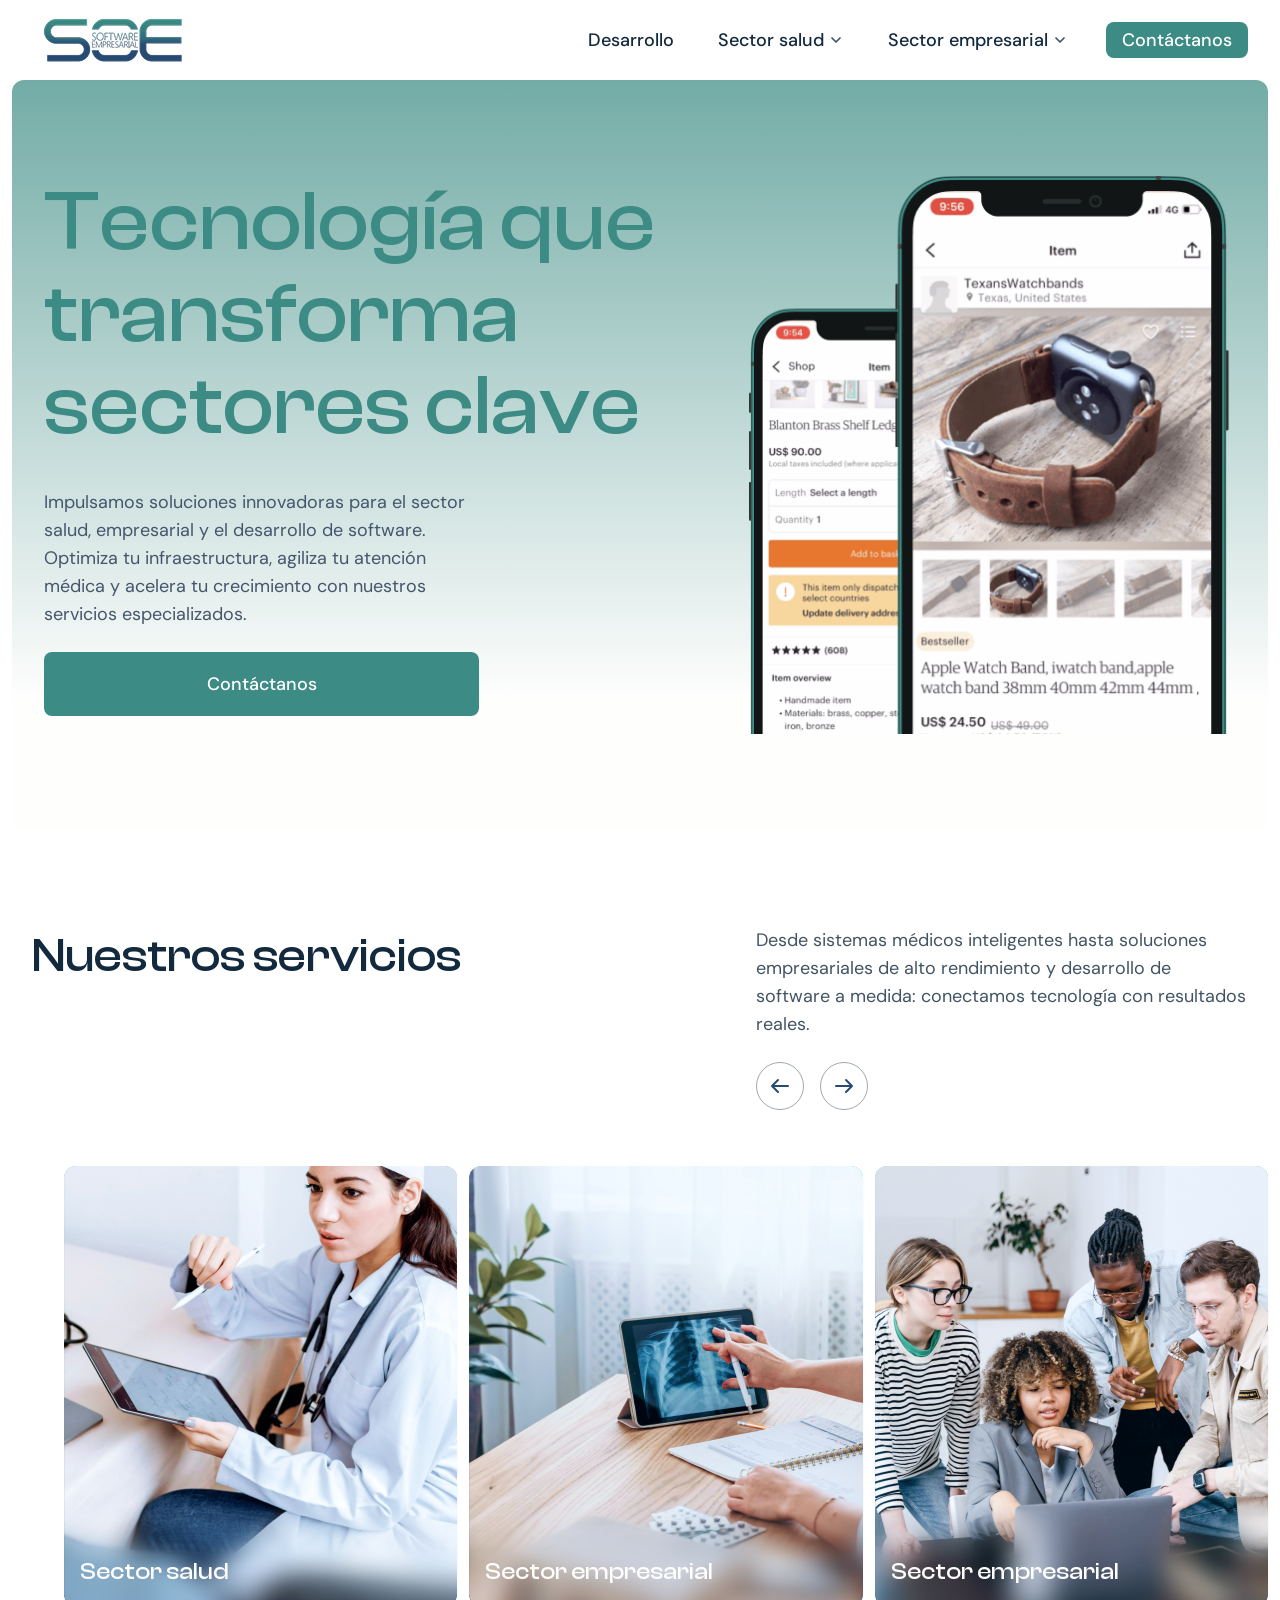
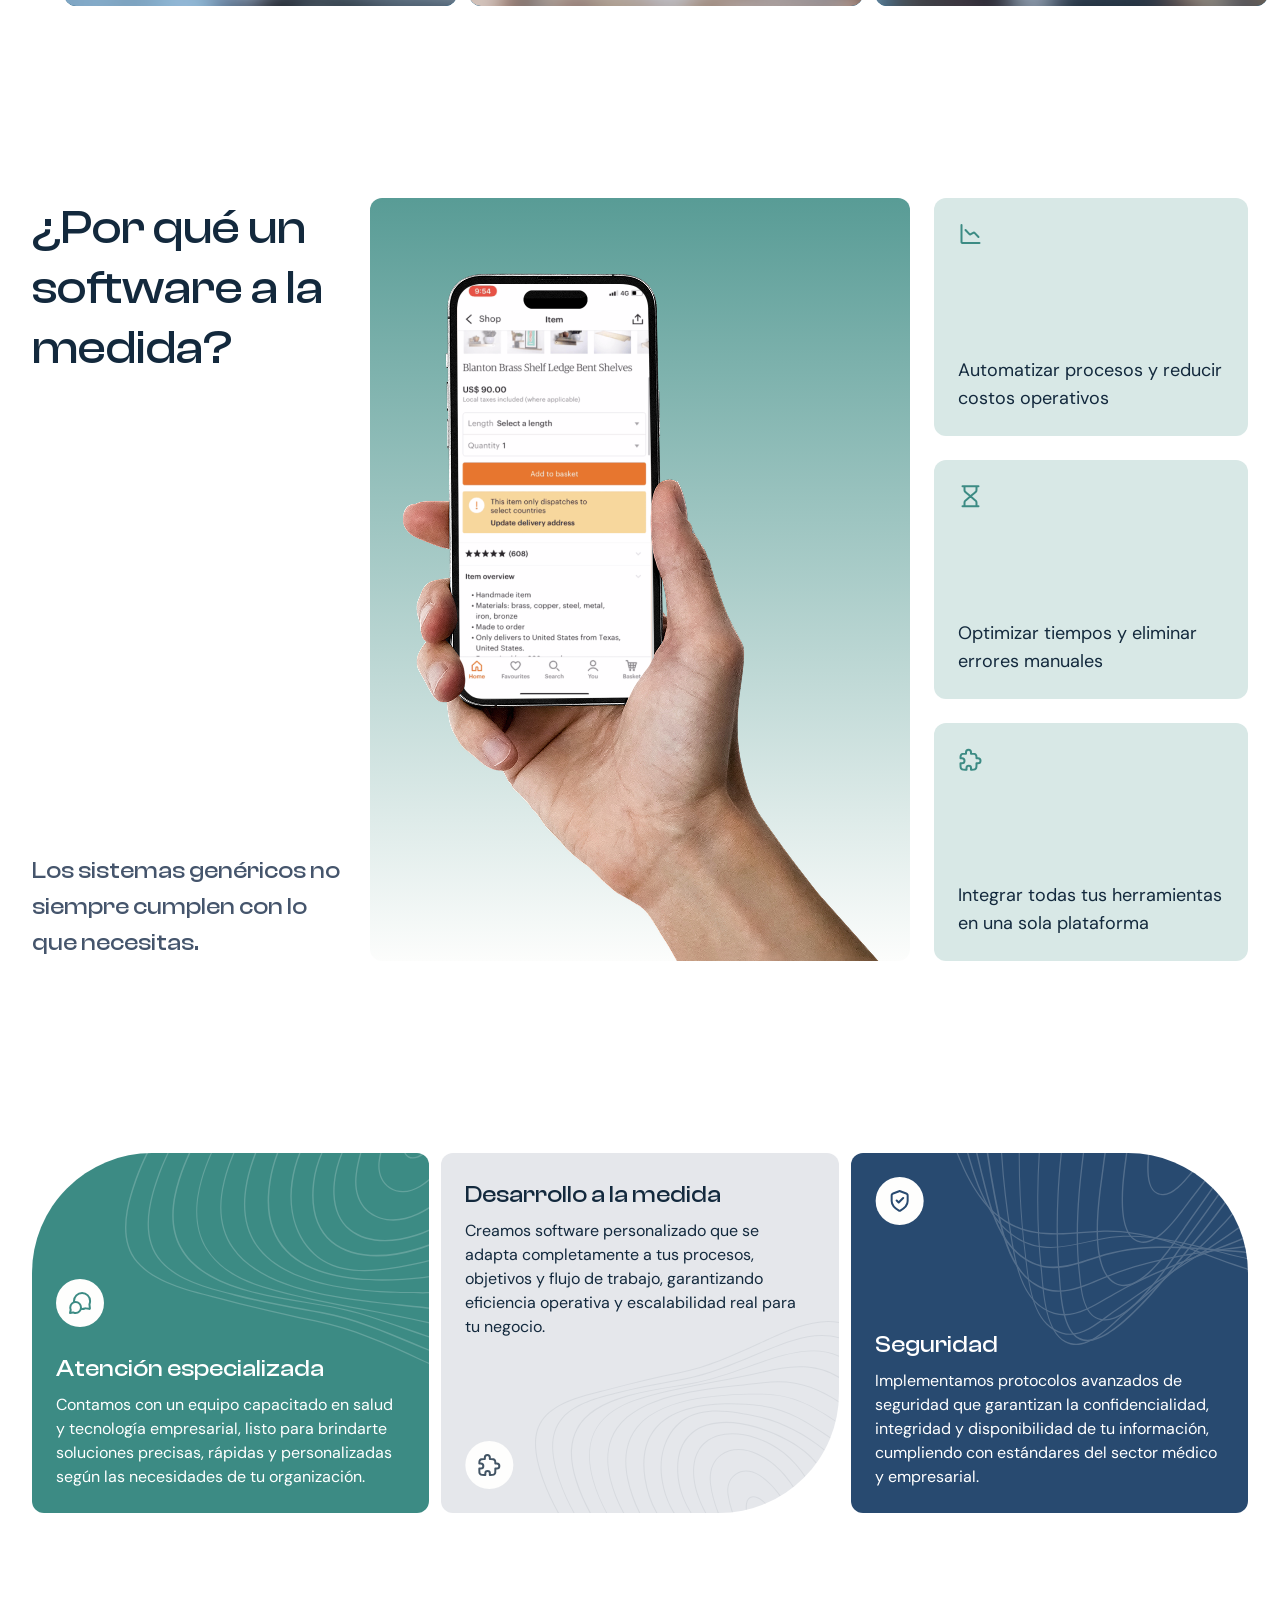
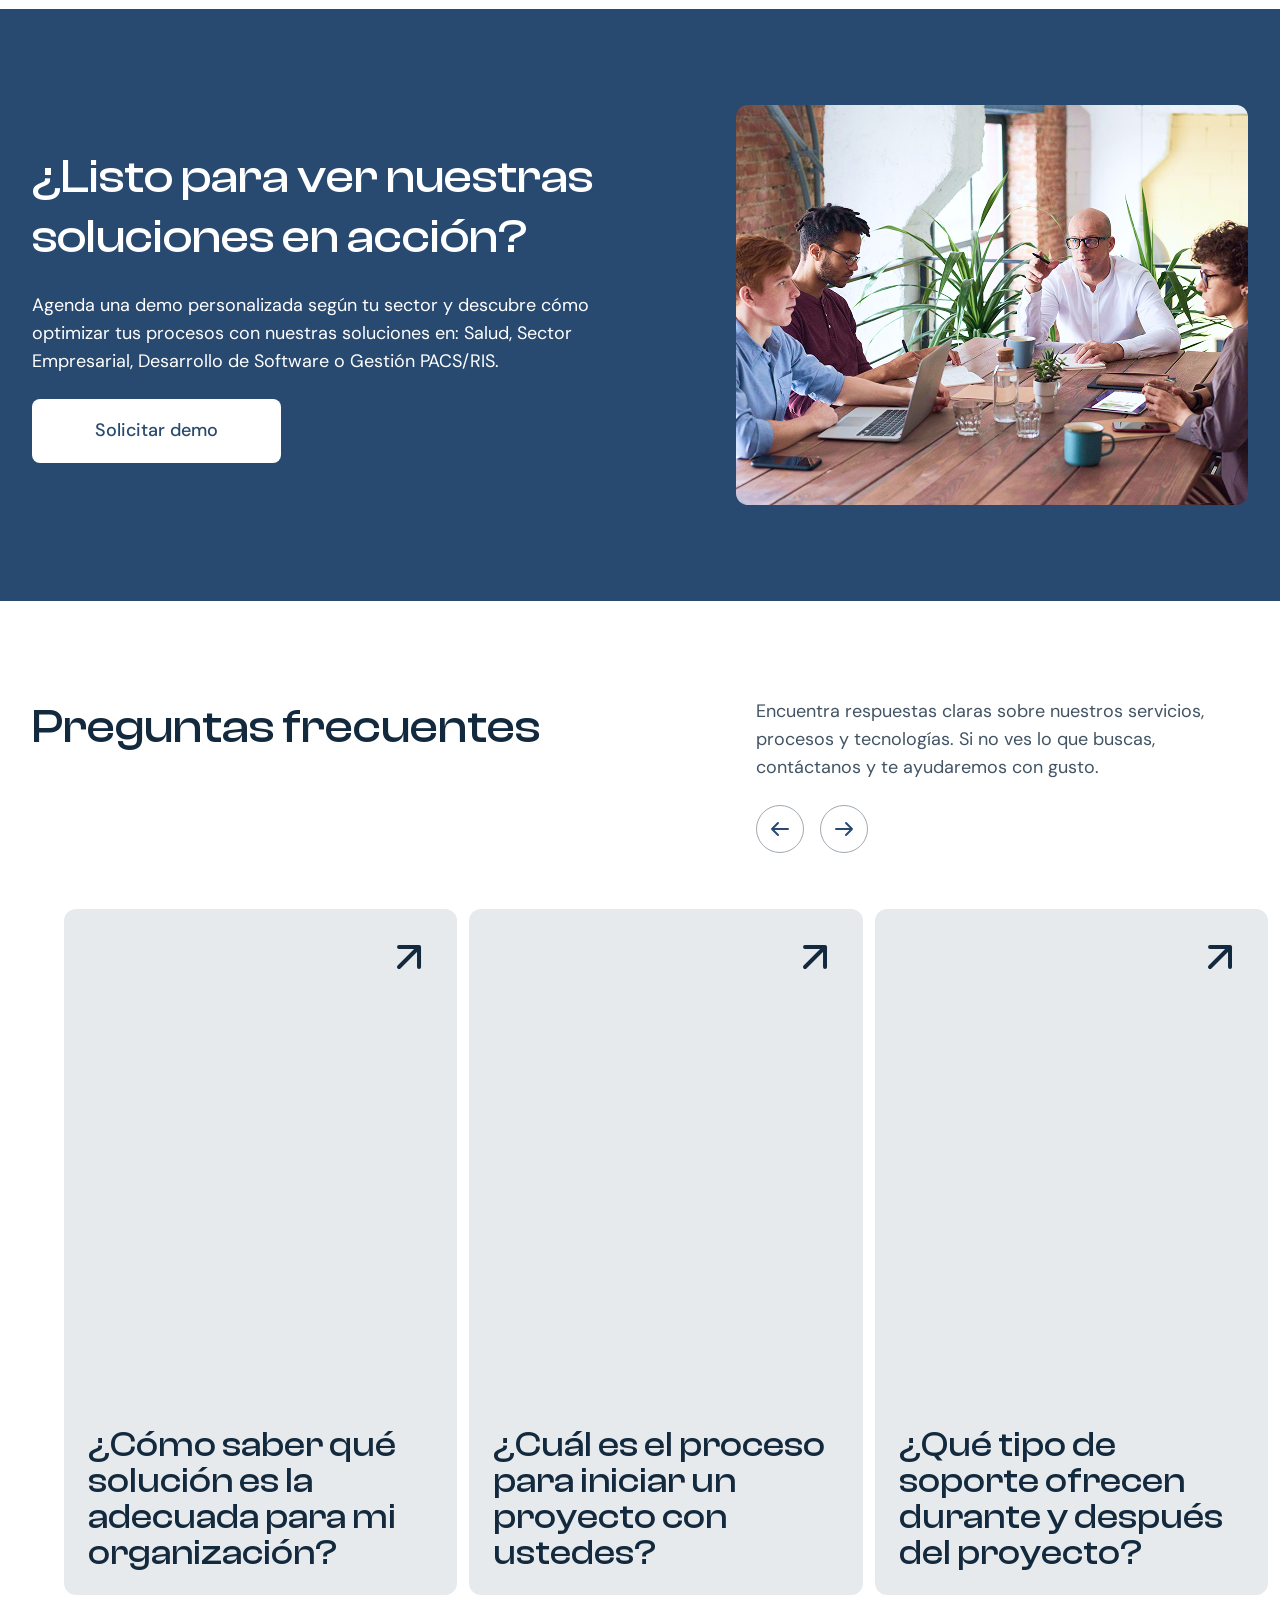
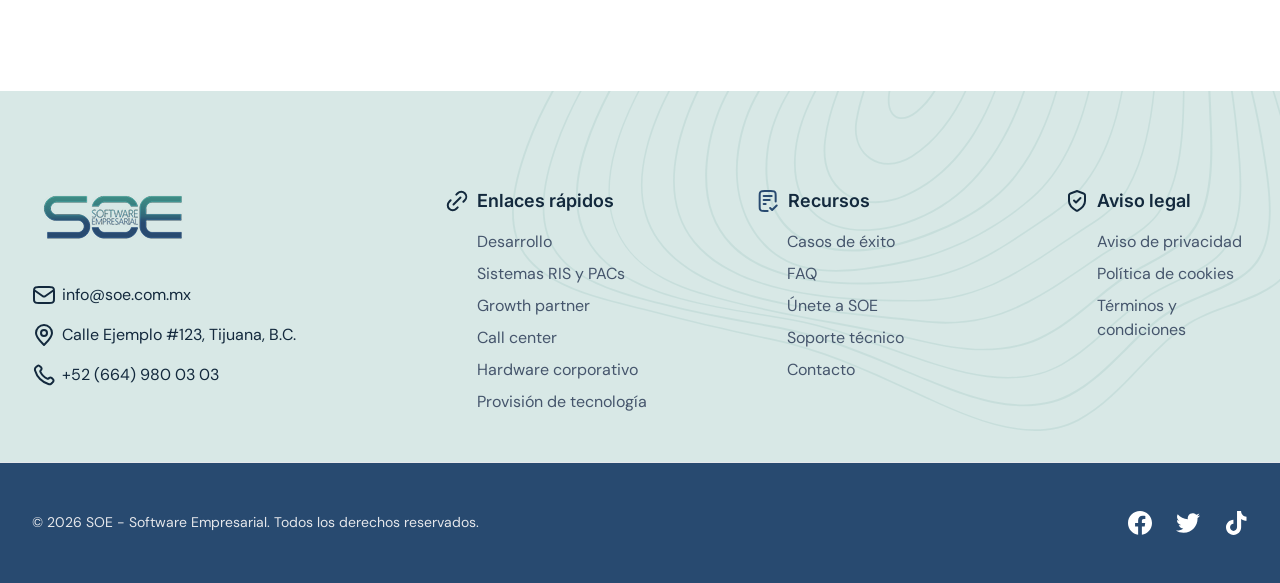
<file: src/index.html>
<!DOCTYPE html>
<html lang="en" data-theme="light" class="scroll-smooth">

<head>
  <meta charset="UTF-8" />
  <meta name="viewport" content="width=device-width, initial-scale=1.0" />
  <title>SOE</title>

  <!-- favicon  -->
  <link rel="apple-touch-icon" sizes="180x180" href="./images/favicon/apple-touch-icon.png" />
  <link rel="icon" type="image/png" sizes="32x32" href="./images/favicon/favicon-32x32.png" />
  <link rel="icon" type="image/png" sizes="16x16" href="./images/favicon/favicon-16x16.png" />
  <link rel="manifest" href="./images/favicon/site.webmanifest" />

  <!-- google font  -->
  <link rel="preconnect" href="https://fonts.googleapis.com" />
  <link rel="preconnect" href="https://fonts.gstatic.com" crossorigin />
  <link
    href="https://fonts.googleapis.com/css2?family=DM+Sans:ital,opsz,wght@0,9..40,100..1000;1,9..40,100..1000&family=Inter:ital,opsz,wght@0,14..32,100..900;1,14..32,100..900&display=swap"
    rel="stylesheet" />

  <link href="https://cdn.jsdelivr.net/npm/@splidejs/splide@4.1.4/dist/css/splide.min.css" rel="stylesheet">
  <!-- custom font start  -->
  <link rel="stylesheet" href="./fonts/web-clash-display/css/clash-display.css" />
  <link rel="stylesheet" href="./css/style.min.css" />
</head>

<body>
  <!-- Preloader -->
  <div id="preloader" class="fixed inset-0 bg-white z-50 flex items-center justify-center">
    <img src="./images/soe-logo.png" alt="soe-logo" />
    <div
      class="w-16 h-16 border-4 border-gray-300 rounded-full spinner border-t-blue-500 absolute left-0 right-0 m-auto">
    </div>
  </div>

  <!-- Header -->
  <header class="bg-white py-2.5 sticky top-0 z-30 lg:shadow-none shadow-xl">
    <!-- desktop nav -->
    <div class="container flex flex-row justify-between gap-5 lg:gap-8 items-center">
      <a href="index.html"><img src="./images/soe-logo.png" alt="gembet" class="xl:w-auto w-[116px]" /></a>

      <div class="md:hidden">
        <button
          class="justify-center text-text-body-primary text-xs font-medium font-Inter leading-none text-center flex flex-col gap-1"
          data-mobile-menu-toggle="">
          <img src="./images/menu.svg" alt="menu" />
        </button>
      </div>
      <!-- Desktop Nav -->
      <nav class="hidden md:flex space-x-4 items-center">
        <ul class="flex flex-row gap-5 lg:gap-8 items-center">
          <li>
            <a href="./development.html"
              class="text-slate-800 text-base lg:text-lg font-medium leading-7 transition-all px-1.5 py-1 hover:text-slate-500 active:text-slate-500 focus:text-slate-500">Desarrollo</a>
          </li>
          <li class="relative dropdown transition-all">
            <button
              class="dropdown-toggle flex justify-center items-center transition-all cursor-pointer text-slate-800 text-base lg:text-lg font-medium leading-7 px-1.5 py-1 gap-1 hover:text-slate-500"
              data-dropdown>
              Sector salud
              <svg xmlns="http://www.w3.org/2000/svg" width="16" height="16" viewBox="0 0 16 16" fill="none"
                class="transition-all">
                <path d="M4 6L8 10L12 6" stroke="#425464" stroke-width="1.75" stroke-linecap="round"
                  stroke-linejoin="round" />
              </svg>
            </button>
            <div
              class="dropdown-menu dropdown-content transition-all right-0 w-[250px] p-3 bg-white rounded-xl shadow-custom absolute">
              <ul class="flex flex-col">
                <li>
                  <a href="./systems.html"
                    class="flex flex-row gap-3 p-3 hover:bg-zinc-200 active:bg-zinc-200 focus:bg-zinc-200 rounded-lg transition-all duration-300 text-slate-800 text-base lg:text-lg font-medium leading-7">
                    Sistemas RIS y PACs
                  </a>
                </li>

                <li>
                  <a href="./partner.html"
                    class="flex flex-row gap-3 p-3 hover:bg-zinc-200 active:bg-zinc-200 focus:bg-zinc-200 rounded-lg transition-all duration-300 text-slate-800 text-base lg:text-lg font-medium leading-7">
                    Growth partner
                  </a>
                </li>
                <li>
                  <a href="./call-center.html"
                    class="flex flex-row gap-3 p-3 hover:bg-zinc-200 active:bg-zinc-200 focus:bg-zinc-200 rounded-lg transition-all duration-300 text-slate-800 text-base lg:text-lg font-medium leading-7">
                    Call center
                  </a>
                </li>
              </ul>
            </div>
          </li>
          <li class="relative dropdown transition-all">
            <button
              class="dropdown-toggle flex justify-center items-center transition-all cursor-pointer text-slate-800 text-base lg:text-lg font-medium leading-7 px-1.5 py-1 gap-1 hover:text-slate-500"
              data-dropdown>
              Sector empresarial
              <svg xmlns="http://www.w3.org/2000/svg" width="16" height="16" viewBox="0 0 16 16" fill="none"
                class="transition-all">
                <path d="M4 6L8 10L12 6" stroke="#425464" stroke-width="1.75" stroke-linecap="round"
                  stroke-linejoin="round" />
              </svg>
            </button>
            <div
              class="dropdown-menu dropdown-content transition-all right-0 w-[250px] p-3 bg-white rounded-xl shadow-custom absolute">
              <ul class="flex flex-col">
                <li>
                  <a href="./hardware.html"
                    class="flex flex-row gap-3 p-3 hover:bg-zinc-200 active:bg-zinc-200 focus:bg-zinc-200 rounded-lg transition-all duration-300 text-slate-800 text-base lg:text-lg font-medium leading-7">
                    Hardware corporativo
                  </a>
                </li>

                <li>
                  <a href="./soluciones.html"
                    class="flex flex-row gap-3 p-3 hover:bg-zinc-200 active:bg-zinc-200 focus:bg-zinc-200 rounded-lg transition-all duration-300 text-slate-800 text-base lg:text-lg font-medium leading-7">
                    Provisión de tecnología 
                  </a>
                </li>
              </ul>
            </div>
          </li>
          <li class="relative dropdown group transition-all">
            <button
              class="dropdown-toggle flex justify-center items-center transition-all cursor-pointer text-white text-base lg:text-lg font-medium leading-7 px-2 lg:px-4 py-1 gap-1 bg-slate-500 rounded-lg linkify"
              data-href="./contactanos.html" data-dropdown>
              Contáctanos
            </button>
            <div
              class="dropdown-menu dropdown-content absolute group-hover:!block transition-all right-0 w-[350px] p-3 bg-white rounded-xl shadow-custom">
              <ul class="flex flex-col">
                <li>
                  <a href="mailto:+52 664 980 03 03"
                    class="flex flex-row gap-3 p-3 hover:bg-zinc-200 active:bg-zinc-200 focus:bg-zinc-200 rounded-lg transition-all duration-300">
                    <span class="">
                      <img src="./images/call.svg" alt="call" />
                    </span>
                    <span class="flex flex-col">
                      <span class="text-slate-800 text-base lg:text-lg font-medium leading-7">Atención telefónica</span>
                      <span class="text-slate-600 text-base lg:text-lg font-normal leading-7">+52 (664) 980 03 03</span>
                    </span>
                  </a>
                </li>

                <li>
                  <a href="https://wa.link/tjyxcl"
                    class="flex flex-row gap-3 p-3 hover:bg-zinc-200 active:bg-zinc-200 focus:bg-zinc-200 rounded-lg transition-all duration-300">
                    <span class="">
                      <img src="./images/whatsapp-dropdown.svg" alt="whatsapp" />
                    </span>
                    <span class="flex flex-col">
                      <span class="text-slate-800 text-base lg:text-lg font-medium leading-7">WhatsApp</span>
                      <span class="text-slate-600 text-base lg:text-lg font-normal leading-7">+52 (664) 980 03 03</span>
                    </span>
                  </a>
                </li>
                <li>
                  <a href="mailto:info@soe.com.mx"
                    class="flex flex-row gap-3 p-3 hover:bg-zinc-200 active:bg-zinc-200 focus:bg-zinc-200 rounded-lg transition-all duration-300">
                    <span class="">
                      <img src="./images/mail-dropdown.svg" alt="mail" />
                    </span>
                    <span class="flex flex-col">
                      <span class="text-slate-800 text-base lg:text-lg font-medium leading-7">Enviar mensaje</span>
                      <span class="text-slate-600 text-base lg:text-lg font-normal leading-7">info@soe.com.mx</span>
                    </span>
                  </a>
                </li>
                <li>
                  <a href=""
                    class="flex flex-row gap-3 p-3 hover:bg-zinc-200 active:bg-zinc-200 focus:bg-zinc-200 rounded-lg transition-all duration-300">
                    <span class="">
                      <img src="./images/location-dropdown.svg" alt="location" />
                    </span>
                    <span class="flex flex-col">
                      <span class="text-slate-800 text-base lg:text-lg font-medium leading-7">Dirección</span>
                      <span class="text-slate-600 text-base lg:text-lg font-normal leading-7">Calle Ejemplo #123,
                        Tijuana, B.C.</span>
                    </span>
                  </a>
                </li>
              </ul>
            </div>
          </li>
        </ul>
      </nav>
    </div>

    <!-- Mobile Offcanvas -->
    <div class="offcanvas fixed inset-0 bg-white bg-opacity-50 h-screen overflow-y-auto z-50 md:hidden" id="mobileMenu">
      <div class="bg-white w-full max-w-full h-full py-4 relative">
        <div class="flex flex-row items-center justify-between px-4">
          <a href="">
            <img src="./images/soe-logo.png" alt="logo" class="w-[120px]" />
          </a>
          <button class="cursor-pointer" data-close-mobile>
            <img src="./images/close.svg" alt="close" />
          </button>
        </div>
        <div class="mt-5 px-4">
          <nav class="flex space-x-4 items-center">
            <ul class="flex flex-col gap-5">
              <li class="flex flex-col justify-start text-start">
                <a href="./development.html"
                  class="text-slate-800 text-base lg:text-lg font-medium leading-7 transition-all px-1.5 py-1 hover:text-slate-500 active:text-slate-500 focus:text-slate-500">Desarrollo</a>
              </li>

              <li class="relative dropdown transition-all flex flex-col justify-start">
                <button
                  class="dropdown-toggle flex justify-start items-center transition-all cursor-pointer text-slate-800 text-base lg:text-lg font-medium leading-7 px-1.5 py-1 gap-1 hover:text-slate-500 active:text-slate-500 focus:text-slate-500"
                  data-dropdown>
                  Sector salud
                  <svg xmlns="http://www.w3.org/2000/svg" width="16" height="16" viewBox="0 0 16 16" fill="none"
                    class="transition-all">
                    <path d="M4 6L8 10L12 6" stroke="#425464" stroke-width="1.75" stroke-linecap="round"
                      stroke-linejoin="round" />
                  </svg>
                </button>
                <div class="dropdown-menu dropdown-content transition-all w-full p-3 rounded-xl">
                  <ul class="flex flex-col">
                    <li>
                      <a href="./systems.html"
                        class="flex flex-row gap-3 p-3 hover:bg-zinc-200 active:bg-zinc-200 focus:bg-zinc-200 rounded-lg transition-all duration-300 text-slate-800 text-base lg:text-lg font-medium leading-7">
                        Sistemas RIS y PACs
                      </a>
                    </li>

                    <li>
                      <a href="./partner.html"
                        class="flex flex-row gap-3 p-3 hover:bg-zinc-200 active:bg-zinc-200 focus:bg-zinc-200 rounded-lg transition-all duration-300 text-slate-800 text-base lg:text-lg font-medium leading-7">
                        Growth partner
                      </a>
                    </li>
                    <li>
                      <a href="./call-center.html"
                        class="flex flex-row gap-3 p-3 hover:bg-zinc-200 active:bg-zinc-200 focus:bg-zinc-200 rounded-lg transition-all duration-300 text-slate-800 text-base lg:text-lg font-medium leading-7">
                        Call center
                      </a>
                    </li>
                  </ul>
                </div>
              </li>
              <li class="relative dropdown transition-all flex flex-col justify-start">
                <button
                  class="dropdown-toggle flex justify-start items-center transition-all cursor-pointer text-slate-800 text-base lg:text-lg font-medium leading-7 px-1.5 py-1 gap-1 hover:text-slate-500 active:text-slate-500 focus:text-slate-500"
                  data-dropdown>
                  Sector empresarial
                  <svg xmlns="http://www.w3.org/2000/svg" width="16" height="16" viewBox="0 0 16 16" fill="none"
                    class="transition-all">
                    <path d="M4 6L8 10L12 6" stroke="#425464" stroke-width="1.75" stroke-linecap="round"
                      stroke-linejoin="round" />
                  </svg>
                </button>
                <div class="dropdown-menu dropdown-content transition-all w-full p-3 bg-white rounded-xl">
                  <ul class="flex flex-col">
                    <li>
                      <a href="./hardware.html"
                        class="flex flex-row gap-3 p-3 hover:bg-zinc-200 active:bg-zinc-200 focus:bg-zinc-200 rounded-lg transition-all duration-300 text-slate-800 text-base lg:text-lg font-medium leading-7">
                        Hardware corporativo
                      </a>
                    </li>

                    <li>
                      <a href="./soluciones.html"
                        class="flex flex-row gap-3 p-3 hover:bg-zinc-200 active:bg-zinc-200 focus:bg-zinc-200 rounded-lg transition-all duration-300 text-slate-800 text-base lg:text-lg font-medium leading-7">
                        Provisión de tecnología 
                      </a>
                    </li>
                  </ul>
                </div>
              </li>
            </ul>
          </nav>
        </div>
        <div class="pt-6">
          <div class="border-b border-[#E7EAEC]"></div>
          <div class="px-4 py-6 flex flex-row justify-around">
            <ul class="space-y-3">
              <li class="flex flex-row gap-1 items-center">
                <img src="./images/list-menu.svg" alt="recursos" />
                <h4 class="text-basic-black text-base font-DMSans font-medium">
                  Recursos
                </h4>
              </li>
              <li>
                <a href="#" class="text-basic-black text-sm font-DMSans font-normal">Casos de éxito</a>
              </li>
              <li>
                <a href="#" class="text-basic-black text-sm font-DMSans font-normal">FAQ</a>
              </li>
              <li>
                <a href="#" class="text-basic-black text-sm font-DMSans font-normal">Únete a SOE</a>
              </li>
            </ul>
            <ul class="space-y-3">
              <li class="flex flex-row gap-1 items-center">
                <img src="./images/shield-menu.svg" alt="recursos" />
                <h4 class="text-basic-black text-base font-DMSans font-medium">
                  Aviso legal
                </h4>
              </li>
              <li>
                <a href="#" class="text-basic-black text-sm font-DMSans font-normal">Aviso de privacidad</a>
              </li>
              <li>
                <a href="#" class="text-basic-black text-sm font-DMSans font-normal">FAQ</a>
              </li>
              <li>
                <a href="#" class="text-basic-black text-sm font-DMSans font-normal">Términos y condiciones</a>
              </li>
            </ul>
          </div>
          <div class="px-4">
            <a href="./contactanos.html"
              class="flex justify-center items-center transition-all cursor-pointer text-white text-base lg:text-lg font-medium leading-7 px-2 lg:px-4 py-[10px] gap-1 bg-slate-500 rounded-lg">
              Contáctanos
            </a>
            <div class="pt-6">
              <ul class="flex flex-col">
                <li>
                  <a href="mailto:+52 664 980 03 03"
                    class="flex flex-row gap-3 p-3 hover:bg-zinc-200 active:bg-zinc-200 focus:bg-zinc-200 rounded-lg transition-all duration-300">
                    <span class="mt-1">
                      <img src="./images/call.svg" alt="call" />
                    </span>
                    <span class="flex flex-col">
                      <span class="text-slate-800 text-base lg:text-lg font-medium leading-7">Atención telefónica</span>
                      <span class="text-slate-600 text-base lg:text-lg font-normal leading-7">+52 (664) 980 03 03</span>
                    </span>
                  </a>
                </li>

                <li>
                  <a href="https://wa.link/tjyxcl"
                    class="flex flex-row gap-3 p-3 hover:bg-zinc-200 active:bg-zinc-200 focus:bg-zinc-200 rounded-lg transition-all duration-300">
                    <span class="mt-1">
                      <img src="./images/whatsapp-dropdown.svg" alt="whatsapp" />
                    </span>
                    <span class="flex flex-col">
                      <span class="text-slate-800 text-base lg:text-lg font-medium leading-7">WhatsApp</span>
                      <span class="text-slate-600 text-base lg:text-lg font-normal leading-7">+52 (664) 980 03 03</span>
                    </span>
                  </a>
                </li>
                <li>
                  <a href="mailto:info@soe.com.mx"
                    class="flex flex-row gap-3 p-3 hover:bg-zinc-200 active:bg-zinc-200 focus:bg-zinc-200 rounded-lg transition-all duration-300">
                    <span class="mt-1">
                      <img src="./images/mail-dropdown.svg" alt="mail" />
                    </span>
                    <span class="flex flex-col">
                      <span class="text-slate-800 text-base lg:text-lg font-medium leading-7">Enviar mensaje</span>
                      <span class="text-slate-600 text-base lg:text-lg font-normal leading-7">info@soe.com.mx</span>
                    </span>
                  </a>
                </li>
                <li>
                  <a href=""
                    class="flex flex-row gap-3 p-3 hover:bg-zinc-200 active:bg-zinc-200 focus:bg-zinc-200 rounded-lg transition-all duration-300">
                    <span class="mt-1">
                      <img src="./images/location-dropdown.svg" alt="location" />
                    </span>
                    <span class="flex flex-col">
                      <span class="text-slate-800 text-base lg:text-lg font-medium leading-7">Dirección</span>
                      <span class="text-slate-600 text-base lg:text-lg font-normal leading-7">Calle Ejemplo #123,
                        Tijuana, B.C.</span>
                    </span>
                  </a>
                </li>
              </ul>
            </div>
          </div>
        </div>
      </div>
    </div>
  </header>

  <main>
    <!-- tecnologia start  -->
    <section class="tecnologia sm:px-3 px-4">
      <div class="lg:py-24 sm:py-[60px] py-12 tecnologia-bg rounded-xl">
        <div class="container">
          <div class="grid lg:grid-cols-12 grid-cols-1 lg:gap-4 md:gap-y-16 gap-y-9">
            <div class="flex flex-col xl:gap-9 gap-6 lg:col-span-7">
              <h1
                class="text-slate-500 text-5xl md:text-7xl xl:text-[84px] font-medium font-ClashDisplay leading-none xl:leading-[92px] lg:m-0 m-auto w-[665px] max-w-full lg:text-start text-center">
                Tecnología que transforma sectores clave
              </h1>
              <div class="flex flex-col gap-6 w-[435px] max-w-full lg:m-0 m-auto lg:text-start text-center">
                <p class="text-slate-600 md:text-lg text-base font-normal lg:leading-7">
                  Impulsamos soluciones innovadoras para el sector salud,
                  empresarial y el desarrollo de software. Optimiza tu
                  infraestructura, agiliza tu atención médica y acelera tu
                  crecimiento con nuestros servicios especializados.
                </p>
                <a href="contactanos.html"
                  class="w-full min-h-16 max-h-16 p-4 bg-slate-500 rounded-lg inline-flex flex-col justify-center items-center gap-3.5 text-center text-white text-lg font-medium leading-7 hover:text-slate-500 active:text-slate-500 hover:bg-white hover:shadow focus:text-slate-500 focus:bg-white focus:shadow transition-colors duration-300">
                  Contáctanos
                </a>
              </div>
            </div>
            <div class="lg:col-span-5 text-right mx-auto lg:mx-0">
              <img src="./images/tecnologia-hero.png" alt="tecnologia" class="lg:ml-auto hidden md:block" />
              <img src="./images/fullphone.png" alt="tecnologia" class="mx-auto block md:hidden" />
            </div>
          </div>
        </div>
      </div>
    </section>
    <!-- services start  -->
    <section class="services py-12 md:py-15 lg:py-24">
      <!-- Optional container just for heading/alignment (not wrapping the slider) -->
      <div class="container flex flex-col md:flex-row items-start justify-between mb-8 gap-6">
        <div class="flex flex-col lg:flex-row justify-between items-start lg:items-start gap-6 w-full">
          <h2
            class="text-basic-black text-[34px] md:text-4xl xl:text-5xl font-medium font-ClashDisplay leading-[46px] md:leading-[48px] xl:leading-[60px]">
            Nuestros servicios
          </h2>

          <!-- doc -->
          <div class="flex flex-col items-start gap-6">
            <p class="text-gray-dark text-base md:text-lg font-normal md:leading-7 w-full lg:max-w-[492px]">
              Desde sistemas médicos inteligentes hasta soluciones
              empresariales de alto rendimiento y desarrollo de software a
              medida: conectamos tecnología con resultados reales.
            </p>
            <!-- 👇 Custom Pagination Dots -->
            <div class="flex md:hidden lg:flex justify-start gap-4 items-center mb-6">
              <button
                class="prev cursor-pointer group w-12 h-12 rounded-full border border-gray-medium flex items-center justify-center hover:bg-[#13547A] transition">
                <svg xmlns="http://www.w3.org/2000/svg" viewBox="0 0 24 24" fill="none"
                  class="w-6 h-6 stroke-[#284A70] group-hover:stroke-basic-white transition">
                  <path d="M20 12H4M4 12L10 18M4 12L10 6" stroke-width="2" stroke-linecap="round"
                    stroke-linejoin="round" />
                </svg>
              </button>

              <button
                class="next cursor-pointer group w-12 h-12 rounded-full border border-gray-medium flex items-center justify-center hover:bg-accent-primary transition">
                <svg xmlns="http://www.w3.org/2000/svg" viewBox="0 0 24 24" fill="none"
                  class="w-6 h-6 stroke-[#284A70] group-hover:stroke-basic-white transition">
                  <path d="M4 12H20M20 12L14 6M20 12L14 18" stroke-width="2" stroke-linecap="round"
                    stroke-linejoin="round" />
                </svg>
              </button>
            </div>
          </div>
        </div>
        <!-- 👇 Custom Pagination Dots -->
        <div class="hidden md:flex lg:hidden justify-start gap-4 items-center">
          <button
            class="prev cursor-pointer group w-12 h-12 rounded-full border border-gray-medium flex items-center justify-center hover:bg-[#13547A] transition">
            <svg xmlns="http://www.w3.org/2000/svg" viewBox="0 0 24 24" fill="none"
              class="w-6 h-6 stroke-[#284A70] group-hover:stroke-basic-white transition">
              <path d="M20 12H4M4 12L10 18M4 12L10 6" stroke-width="2" stroke-linecap="round" stroke-linejoin="round" />
            </svg>
          </button>

          <button
            class="next cursor-pointer group w-12 h-12 rounded-full border border-gray-medium flex items-center justify-center hover:bg-accent-primary transition">
            <svg xmlns="http://www.w3.org/2000/svg" viewBox="0 0 24 24" fill="none"
              class="w-6 h-6 stroke-[#284A70] group-hover:stroke-basic-white transition">
              <path d="M4 12H20M20 12L14 6M20 12L14 18" stroke-width="2" stroke-linecap="round"
                stroke-linejoin="round" />
            </svg>
          </button>
        </div>
      </div>
      <div class="relative w-full">
        <!-- Slider wrapper with only left container spacing -->
        <div class="overflow-x-auto pl-4 sm:pl-8 xl:pl-16 2xl:pl-[calc((100vw-1216px)/2)]">
          <!-- Swiper Container -->
          <div class="swiper servicesSwiper">
            <div class="slick-wrapper splide" id="servicesSplide">

              <div class="splide__track">
                <ul class="splide__list">


                  <!-- Slide 1 -->
                  <li class="slick-slide h-full flex rounded-xl splide__slide ">
                    <div
                      class="relative  w-full rounded-xl p-6 text-white bg-gradient-to-t from-[#13547A] to-[#80D0C7] overflow-hidden group/slider groupItem h-[440px]">
                      <div class="opacity-100 group-hover/slider:opacity-0 transition-opacity duration-400 item1">
                        <div class="absolute inset-0 pointer-events-none z-0 rounded-xl overflow-hidden">
                          <img src="./images/nuestros_servicios-salud.png" alt="" class="w-full h-full object-cover" />
                        </div>

                        <span
                          class="text-xl md:text-[22px] lg:text-2xl font-medium leading-6 md:leading-7.5 lg:leading-9 text-basic-white font-ClashDisplay absolute bottom-4 left-4 md:bottom-5.5 md:left-4 lg:bottom-4 lg:left-4">
                          Sector salud
                        </span>
                      </div>
                      <div class="opacity-0 group-hover/slider:opacity-100 transition-opacity duration-400 item2">
                        <h4
                          class="text-2xl md:text-[28px] lg:text-4xl font-medium leading-8 md:leading-9 lg:leading-4xl text-basic-white font-ClashDisplay">
                          Sector salud
                        </h4>

                        <ul
                          class="absolute bottom-6 left-6 space-y-1 lg:space-y-2 font-normal text-sm md:text-base text-gray-light">
                          <li>Hardware corporativo</li>
                          <li>Componentes para servidores</li>
                          <li>Servidores</li>
                          <li>Provisión de tecnología</li>
                          <li>Componentes IT</li>
                        </ul>
                        <!-- Arrow Icon -->
                        <a href="#"
                          class="absolute bottom-6 right-6 w-12 h-12 flex items-center justify-center rounded-full text-basic-white bg-basic-white group ring-2 ring-[#13547A] hover:bg-transparent hover:ring-basic-white transition duration-300 ease-in-out">
                          <svg xmlns="http://www.w3.org/2000/svg" width="24" height="24" viewBox="0 0 24 24" fill="none"
                            class="w-6 h-6 stroke-[#13547A] group-hover:stroke-white transition">
                            <path d="M7 17L17 7M17 7H7M17 7V17" stroke-width="2" stroke-linecap="round"
                              stroke-linejoin="round" />
                          </svg>
                        </a>
                        <!-- Optional background overlay -->
                        <div class="absolute -bottom-17 -right-44 w-[90%] pointer-events-none z-0">
                          <img src="./images/Background_wave-02.png" alt="" class="w-full h-auto" />
                        </div>
                      </div>
                    </div>
                  </li>

                  <!--  Slide 2  -->
                  <li class="slick-slide h-full flex rounded-xl splide__slide ">
                    <div
                      class="relative  w-full rounded-xl p-6 text-white bg-gradient-to-t from-[#13547A] to-[#80D0C7] overflow-hidden group/slider groupItem h-[440px]">
                      <div class="opacity-100 group-hover/slider:opacity-0 transition-opacity duration-400 item1">
                        <div class="absolute inset-0 pointer-events-none z-0 rounded-xl overflow-hidden">
                          <img src="./images/nuestros_servicios-gestion.png" alt=""
                            class="w-full h-full object-cover" />
                        </div>

                        <span
                          class="text-xl md:text-[22px] lg:text-2xl font-medium leading-6 md:leading-7.5 lg:leading-9 text-basic-white font-ClashDisplay absolute bottom-4 left-4 md:bottom-5.5 md:left-4 lg:bottom-4 lg:left-4">
                          Sector empresarial
                        </span>
                      </div>
                      <div class="opacity-0 group-hover/slider:opacity-100 transition-opacity duration-400 item2">
                        <h4
                          class="text-2xl md:text-[28px] lg:text-4xl font-medium leading-8 md:leading-9 lg:leading-4xl text-basic-white font-ClashDisplay">
                          Sector empresarial
                        </h4>

                        <ul
                          class="absolute bottom-6 left-6 space-y-1 lg:space-y-2 font-normal text-sm md:text-base text-gray-light">
                          <li>Hardware corporativo</li>
                          <li>Componentes para servidores</li>
                          <li>Servidores</li>
                          <li>Provisión de tecnología</li>
                          <li>Componentes IT</li>
                        </ul>
                        <!-- Arrow Icon -->
                        <a href="#"
                          class="absolute bottom-6 right-6 w-12 h-12 flex items-center justify-center rounded-full text-basic-white bg-basic-white group ring-2 ring-[#13547A] hover:bg-transparent hover:ring-basic-white transition duration-300 ease-in-out">
                          <svg xmlns="http://www.w3.org/2000/svg" width="24" height="24" viewBox="0 0 24 24" fill="none"
                            class="w-6 h-6 stroke-[#13547A] group-hover:stroke-white transition">
                            <path d="M7 17L17 7M17 7H7M17 7V17" stroke-width="2" stroke-linecap="round"
                              stroke-linejoin="round" />
                          </svg>
                        </a>
                        <!-- Optional background overlay -->
                        <div class="absolute -bottom-17 -right-44 w-[90%] pointer-events-none z-0">
                          <img src="./images/Background_wave-02.png" alt="" class="w-full h-auto" />
                        </div>
                      </div>
                    </div>
                  </li>

                  <!-- Slide 3 -->
                  <li class="slick-slide h-full flex rounded-xl splide__slide">
                    <div
                      class="relative  w-full rounded-xl p-6 text-white bg-gradient-to-t from-[#13547A] to-[#80D0C7] overflow-hidden group/slider groupItem h-[440px]">
                      <div class="opacity-100 group-hover/slider:opacity-0 transition-opacity duration-400 item1">
                        <div class="absolute inset-0 pointer-events-none z-0 rounded-xl overflow-hidden">
                          <img src="./images/nuestros_servicios-desarrollo.png" alt=""
                            class="w-full h-full object-cover" />
                        </div>

                        <span
                          class="text-xl md:text-[22px] lg:text-2xl font-medium leading-6 md:leading-7.5 lg:leading-9 text-basic-white font-ClashDisplay absolute bottom-4 left-4 md:bottom-5.5 md:left-4 lg:bottom-4 lg:left-4">
                          Sector empresarial
                        </span>
                      </div>
                      <div class="opacity-0 group-hover/slider:opacity-100 transition-opacity duration-400 item2">
                        <h4
                          class="text-2xl md:text-[28px] lg:text-4xl font-medium leading-8 md:leading-9 lg:leading-4xl text-basic-white font-ClashDisplay">
                          Sector empresarial
                        </h4>

                        <ul
                          class="absolute bottom-6 left-6 space-y-1 lg:space-y-2 font-normal text-sm md:text-base text-gray-light">
                          <li>Hardware corporativo</li>
                          <li>Componentes para servidores</li>
                          <li>Servidores</li>
                          <li>Provisión de tecnología</li>
                          <li>Componentes IT</li>
                        </ul>
                        <!-- Arrow Icon -->
                        <a href="#"
                          class="absolute bottom-6 right-6 w-12 h-12 flex items-center justify-center rounded-full text-basic-white bg-basic-white group ring-2 ring-[#13547A] hover:bg-transparent hover:ring-basic-white transition duration-300 ease-in-out">
                          <svg xmlns="http://www.w3.org/2000/svg" width="24" height="24" viewBox="0 0 24 24" fill="none"
                            class="w-6 h-6 stroke-[#13547A] group-hover:stroke-white transition">
                            <path d="M7 17L17 7M17 7H7M17 7V17" stroke-width="2" stroke-linecap="round"
                              stroke-linejoin="round" />
                          </svg>
                        </a>
                        <!-- Optional background overlay -->
                        <div class="absolute -bottom-17 -right-44 w-[90%] pointer-events-none z-0">
                          <img src="./images/Background_wave-02.png" alt="" class="w-full h-auto" />
                        </div>
                      </div>
                    </div>
                  </li>

                  <!-- Slide 4 -->
                  <li class="slick-slide h-full flex rounded-xl splide__slide">
                    <div
                      class="relative  w-full rounded-xl p-6 text-white bg-gradient-to-t from-[#13547A] to-[#80D0C7] overflow-hidden group/slider groupItem h-[440px]">
                      <div class="opacity-100 group-hover/slider:opacity-0 transition-opacity duration-400 item1">
                        <div class="absolute inset-0 pointer-events-none z-0 rounded-xl overflow-hidden">
                          <img src="./images/nuestros_servicios-gestion.png" alt=""
                            class="w-full h-full object-cover" />
                        </div>

                        <span
                          class="text-xl md:text-[22px] lg:text-2xl font-medium leading-6 md:leading-7.5 lg:leading-9 text-basic-white font-ClashDisplay absolute bottom-4 left-4 md:bottom-5.5 md:left-4 lg:bottom-4 lg:left-4">
                          Desarrollo de software
                        </span>
                      </div>
                      <div class="opacity-0 group-hover/slider:opacity-100 transition-opacity duration-400 item2">
                        <h4
                          class="text-2xl md:text-[28px] lg:text-4xl font-medium leading-8 md:leading-9 lg:leading-4xl text-basic-white font-ClashDisplay">
                          Desarrollo de software
                        </h4>

                        <ul
                          class="absolute bottom-6 left-6 space-y-1 lg:space-y-2 font-normal text-sm md:text-base text-gray-light">
                          <li>Hardware corporativo</li>
                          <li>Componentes para servidores</li>
                          <li>Servidores</li>
                          <li>Provisión de tecnología</li>
                          <li>Componentes IT</li>
                        </ul>
                        <!-- Arrow Icon -->
                        <a href="#"
                          class="absolute bottom-6 right-6 w-12 h-12 flex items-center justify-center rounded-full text-basic-white bg-basic-white group ring-2 ring-[#13547A] hover:bg-transparent hover:ring-basic-white transition duration-300 ease-in-out">
                          <svg xmlns="http://www.w3.org/2000/svg" width="24" height="24" viewBox="0 0 24 24" fill="none"
                            class="w-6 h-6 stroke-[#13547A] group-hover:stroke-white transition">
                            <path d="M7 17L17 7M17 7H7M17 7V17" stroke-width="2" stroke-linecap="round"
                              stroke-linejoin="round" />
                          </svg>
                        </a>
                        <!-- Optional background overlay -->
                        <div class="absolute -bottom-17 -right-44 w-[90%] pointer-events-none z-0">
                          <img src="./images/Background_wave-02.png" alt="" class="w-full h-auto" />
                        </div>
                      </div>
                    </div>
                  </li>


                </ul>
              </div>

            </div>
          </div>
        </div>
      </div>
    </section>
    <!-- services end -->
    <!-- ¿Por qué un software a la medida?  -->
    <section class="software lg:py-24 py-12">
      <div class="container">
        <div class="grid lg:grid-cols-11 md:grid-cols-6 grid-cols-1 gap-6">
          <div
            class="lg:col-span-3 md:col-span-6 col-span-1 flex flex-col justify-between gap-4 h-full lg:w-auto sm:w-[506px] max-w-full">
            <h2 class="text-slate-800 text-4xl xl:text-5xl font-medium font-ClashDisplay xl:leading-[60px]">
              ¿Por qué un software a la medida?
            </h2>
            <p
              class="text-slate-600 text-xl md:text-[22px] xl:text-2xl font-medium font-ClashDisplay md:leading-[30px] xl:leading-9">
              Los sistemas genéricos no siempre cumplen con lo que necesitas.
            </p>
          </div>
          <div class="lg:col-span-5 md:col-span-4 col-span-1 pl-[30px] md:pl-8 relative bgPhone rounded-xl">
            <img src="./images/phone.png" alt="software phone" class="hidden md:block" />
            <img src="./images/phone-phone-main.png" alt="tecnologia" class="mx-auto block md:hidden rounded-br-xl" />
          </div>
          <div class="lg:col-span-3 md:col-span-2 col-span-1 flex flex-col md:gap-6 gap-4">
            <!-- single item start  -->
            <div
              class="p-6 min-h-[150px] bg-zinc-200 rounded-xl flex flex-col justify-between items-start md:h-full gap-[21px] md:gap-6">
              <div>
                <img src="./images/automatizar.svg" alt="automatizar" />
              </div>
              <p class="text-slate-800 text-lg font-normal leading-7">
                Automatizar procesos y reducir costos operativos
              </p>
            </div>
            <!-- single item start  -->
            <!-- single item end  -->
            <div
              class="p-6 min-h-[150px] bg-zinc-200 rounded-xl flex flex-col justify-between items-start md:h-full gap-[21px] md:gap-6">
              <div>
                <img src="./images/optimizar.svg" alt="automatizar" />
              </div>
              <p class="text-slate-800 text-lg font-normal leading-7">
                Optimizar tiempos y eliminar errores manuales
              </p>
            </div>
            <!-- single item start  -->
            <!-- single item end  -->
            <div
              class="p-6 min-h-[150px] bg-zinc-200 rounded-xl flex flex-col justify-between items-start md:h-full gap-[21px] md:gap-6">
              <div>
                <img src="./images/integrar.svg" alt="automatizar" />
              </div>
              <p class="text-slate-800 text-lg font-normal leading-7">
                Integrar todas tus herramientas en una sola plataforma
              </p>
            </div>
            <!-- single item start  -->
          </div>
        </div>
      </div>
    </section>
    <section class="lg:py-24 py-12">
      <div class="container grid lg:grid-cols-3 md:grid-cols-2 grid-cols-1 gap-3">
        <!-- single item start  -->
        <div
          class="flex flex-col justify-end p-6 rounded-tl-[120px] rounded-tr-xl rounded-bl-xl rounded-br-xl bg-slate-500 min-h-[360px] gap-6 bg-[url('../images/shape-1.svg')] bg-top-right bg-no-repeat">
          <div>
            <img src="./images/atencion.svg" alt="atencion" />
          </div>
          <div class="flex flex-col gap-1.5">
            <h4 class="text-white text-xl sm:text-2xl font-medium font-ClashDisplay leading-9">
              Atención especializada
            </h4>
            <p class="text-white text-sm sm:text-base font-normal leading-normal">
              Contamos con un equipo capacitado en salud y tecnología
              empresarial, listo para brindarte soluciones precisas, rápidas y
              personalizadas según las necesidades de tu organización.
            </p>
          </div>
        </div>
        <!-- single item end -->

        <!-- single item start  -->
        <div
          class="flex flex-col justify-between p-6 rounded-tl-xl rounded-tr-xl rounded-bl-xl rounded-br-[120px] bg-gray-200 min-h-[360px] gap-6 bg-[url('../images/shape-2.svg')] bg-bottom-right bg-no-repeat sm:!bg-auto bg-80">
          <div class="flex flex-col gap-1.5">
            <h4 class="text-slate-800 text-2xl font-medium font-ClashDisplay leading-9">
              Desarrollo a la medida
            </h4>
            <p class="text-slate-800 text-sm sm:text-base font-normal leading-normal">
              Creamos software personalizado que se adapta completamente a tus
              procesos, objetivos y flujo de trabajo, garantizando eficiencia
              operativa y escalabilidad real para tu negocio.
            </p>
          </div>
          <div>
            <img src="./images/desarrollo.svg" alt="desarrollo" />
          </div>
        </div>
        <!-- single item end -->
        <!-- single item start  -->
        <div
          class="flex flex-col justify-between p-6 rounded-tl-xl rounded-tr-[120px] rounded-bl-xl rounded-br-xl bg-cyan-900 lg:min-h-[360px] sm:min-h-[280px] min-h-[360px] gap-6 bg-[url('../images/shape-3.svg')] bg-top-right bg-no-repeat lg:col-span-1 md:col-span-2">
          <div>
            <img src="./images/seguridad.svg" alt="atencion" />
          </div>
          <div class="flex flex-col gap-1.5">
            <h4 class="text-white text-xl sm:text-2xl font-medium font-ClashDisplay leading-9">
              Seguridad
            </h4>
            <p class="text-white text-sm sm:text-base font-normal leading-normal">
              Implementamos protocolos avanzados de seguridad que garantizan
              la confidencialidad, integridad y disponibilidad de tu
              información, cumpliendo con estándares del sector médico y
              empresarial.
            </p>
          </div>
        </div>
        <!-- single item end -->
      </div>
    </section>

    <!-- ¿Listo para ver nuestras soluciones en acción? start  -->
    <section class="soluciones bg-cyan-900 lg:py-24 py-12">
      <div class="container grid lg:grid-cols-11 grid-cols-1 lg:gap-16 gap-y-12 items-center">
        <div class="lg:col-span-6 flex flex-col gap-6 lg:w-auto w-[560px] max-w-full text-start">
          <h2
            class="text-white text-[34px] leading-[46px] md:text-4xl xl:text-5xl font-medium font-ClashDisplay xl:leading-[60px]">
            ¿Listo para ver nuestras soluciones en acción?
          </h2>
          <p class="text-white text-base lg:text-lg font-normal leading-7">
            Agenda una demo personalizada según tu sector y descubre cómo
            optimizar tus procesos con nuestras soluciones en: Salud, Sector
            Empresarial, Desarrollo de Software o Gestión PACS/RIS.
          </p>
          <div class="w-full md:w-auto">
            <a href=""
              class="justify-center text-cyan-900 text-lg font-medium leading-7 min-h-16 px-[63px] py-[17px] bg-white rounded-lg sm:inline-flex flex hover:text-white hover:bg-slate-500 hover:shadow focus:text-cyan-900 focus:bg-white focus:shadow transition-colors duration-300">Solicitar
              demo
            </a>
          </div>
        </div>
        <div class="lg:col-span-5">
          <img src="./images/soluciones-img.png" alt="soluciones-img" class="ml-auto lg:block hidden" />
          <img src="./images/soluciones-mobile.png" alt="soluciones-img" class="w-full lg:hidden" />
        </div>
      </div>
    </section>

    <!-- frecuentes preguntas start -->
    <section class="frecuentes py-12 md:py-15 lg:py-24">
      <!-- Optional container just for heading/alignment (not wrapping the slider) -->
      <div class="container flex flex-col md:flex-row items-start justify-between mb-8 gap-6">
        <div class="flex flex-col lg:flex-row justify-between items-start lg:items-start gap-6 w-full">
          <h2
            class="text-basic-black text-[34px] md:text-4xl xl:text-5xl font-medium font-ClashDisplay leading-[46px] md:leading-[48px] xl:leading-[60px]">
            Preguntas frecuentes
          </h2>

          <!-- doc -->
          <div class="flex flex-col items-start gap-6">
            <p class="text-gray-dark text-base md:text-lg font-normal md:leading-7 w-full lg:max-w-[492px]">
              Encuentra respuestas claras sobre nuestros servicios, procesos y
              tecnologías. Si no ves lo que buscas, contáctanos y te
              ayudaremos con gusto.
            </p>
            <!-- 👇 Custom Pagination Dots -->
            <div class="flex md:hidden lg:flex justify-start gap-4 items-center mb-6">
              <button
                class="fPrev cursor-pointer group w-12 h-12 rounded-full border border-gray-medium flex items-center justify-center hover:bg-[#13547A] transition">
                <svg xmlns="http://www.w3.org/2000/svg" viewBox="0 0 24 24" fill="none"
                  class="w-6 h-6 stroke-[#284A70] group-hover:stroke-basic-white transition">
                  <path d="M20 12H4M4 12L10 18M4 12L10 6" stroke-width="2" stroke-linecap="round"
                    stroke-linejoin="round" />
                </svg>
              </button>

              <button
                class="fNext cursor-pointer group w-12 h-12 rounded-full border border-gray-medium flex items-center justify-center hover:bg-accent-primary transition">
                <svg xmlns="http://www.w3.org/2000/svg" viewBox="0 0 24 24" fill="none"
                  class="w-6 h-6 stroke-[#284A70] group-hover:stroke-basic-white transition">
                  <path d="M4 12H20M20 12L14 6M20 12L14 18" stroke-width="2" stroke-linecap="round"
                    stroke-linejoin="round" />
                </svg>
              </button>
            </div>
          </div>
        </div>
        <!-- 👇 Custom Pagination Dots -->
        <div class="hidden md:flex lg:hidden justify-start gap-4 items-center">
          <button
            class="frecuentes-prev cursor-pointer group w-12 h-12 rounded-full border border-gray-medium flex items-center justify-center hover:bg-[#13547A] transition">
            <svg xmlns="http://www.w3.org/2000/svg" viewBox="0 0 24 24" fill="none"
              class="w-6 h-6 stroke-[#284A70] group-hover:stroke-basic-white transition">
              <path d="M20 12H4M4 12L10 18M4 12L10 6" stroke-width="2" stroke-linecap="round" stroke-linejoin="round" />
            </svg>
          </button>

          <button
            class="frecuentes-next cursor-pointer group w-12 h-12 rounded-full border border-gray-medium flex items-center justify-center hover:bg-accent-primary transition">
            <svg xmlns="http://www.w3.org/2000/svg" viewBox="0 0 24 24" fill="none"
              class="w-6 h-6 stroke-[#284A70] group-hover:stroke-basic-white transition">
              <path d="M4 12H20M20 12L14 6M20 12L14 18" stroke-width="2" stroke-linecap="round"
                stroke-linejoin="round" />
            </svg>
          </button>
        </div>
      </div>
      <div class="relative w-full">
        <!-- Slider wrapper with only left container spacing -->
        <div class="overflow-x-auto pl-4 sm:pl-8 xl:pl-16 2xl:pl-[calc((100vw-1216px)/2)]">
          <!-- Swiper Container -->

          <div class=" splide" id="frecuentesSwiper">
            <div class="splide__track">
              <ul class="splide__list">

                <!-- Slide 1 -->
                <li class="splide__slide">
                  <div
                    class="relative w-full flex flex-col justify-end items-start rounded-xl p-6 bg-gray-light hover:bg-accent-primary text-white overflow-hidden group/slider groupItemNew h-[520px] md:h-[686px]">
                    <!-- main -->
                    <div class="inline-block group-hover/slider:hidden transition-opacity duration-400 item1">
                      <h4
                        class="text-2xl md:text-[28px] xl:text-4xl leading-8 md:leading-9 font-medium max-w-[372px] text-basic-black font-ClashDisplay">
                        ¿Cómo saber qué solución es la adecuada para mi
                        organización?
                      </h4>
                      <div class="absolute top-6 right-6">
                        <img src="./images/arrow-up-right.svg" alt="arrow-up-right" class="w-6 h-8 md:w-12 md:h-12" />
                      </div>
                    </div>
                    <!-- hover -->
                    <div class="hidden group-hover/slider:inline-block transition-opacity duration-400 item2">
                      <div class="absolute top-6 right-6">
                        <img src="./images/arrow-down-left.svg" alt="arrow-up-left" class="w-6 h-8 md:w-12 md:h-12" />
                      </div>
                      <h4
                        class="text-2xl md:text-[28px] xl:text-4xl leading-8 md:leading-9 font-medium max-w-[372px] text-white font-ClashDisplay sm:block hidden">
                        ¿Cómo saber qué solución es la adecuada para mi
                        organización?
                      </h4>
                      <p class="font-normal text-sm md:text-base text-basic-white leading-5 md:leading-6 pt-6">
                        Antes de comenzar cualquier proyecto, analizamos tus
                        necesidades específicas mediante una consultoría inicial
                        gratuita. Evaluamos el sector en el que operas, tus
                        objetivos, y el estado actual de tu infraestructura o
                        procesos. Con base en ese diagnóstico, te proponemos una
                        solución personalizada que se alinee con tus metas, ya
                        sea en tecnología médica, empresarial o desarrollo de
                        software. Nuestro enfoque es ofrecer solo lo que
                        realmente necesitas, sin soluciones genéricas.
                      </p>
                    </div>
                  </div>
                </li>
                <!-- Slide 2 -->
                <li class="splide__slide">
                  <div
                    class="relative w-full flex flex-col justify-end items-start rounded-xl p-6 bg-gray-light hover:bg-accent-primary text-white overflow-hidden group/slider groupItemNew h-[520px] md:h-[686px]">
                    <!-- main -->
                    <div class="inline-block group-hover/slider:hidden transition-opacity duration-400 item1">
                      <h4
                        class="text-2xl md:text-[28px] xl:text-4xl leading-8 md:leading-9 font-medium max-w-[372px] text-basic-black font-ClashDisplay">
                        ¿Cuál es el proceso para iniciar un proyecto con
                        ustedes?
                      </h4>
                      <div class="absolute top-6 right-6">
                        <img src="./images/arrow-up-right.svg" alt="arrow-up-right" class="w-6 h-8 md:w-12 md:h-12" />
                      </div>
                    </div>
                    <!-- hover -->
                    <div class="hidden group-hover/slider:inline-block transition-opacity duration-400 item2">
                      <div class="absolute top-6 right-6">
                        <img src="./images/arrow-down-left.svg" alt="arrow-up-left" class="w-6 h-8 md:w-12 md:h-12" />
                      </div>
                      <h4
                        class="text-2xl md:text-[28px] xl:text-4xl leading-8 md:leading-9 font-medium max-w-[372px] text-white font-ClashDisplay sm:block hidden">
                        ¿Cuál es el proceso para iniciar un proyecto con
                        ustedes?
                      </h4>
                      <p class="font-normal text-sm md:text-base text-basic-white leading-5 md:leading-6 pt-6">
                        Antes de comenzar cualquier proyecto, analizamos tus
                        necesidades específicas mediante una consultoría inicial
                        gratuita. Evaluamos el sector en el que operas, tus
                        objetivos, y el estado actual de tu infraestructura o
                        procesos. Con base en ese diagnóstico, te proponemos una
                        solución personalizada que se alinee con tus metas, ya
                        sea en tecnología médica, empresarial o desarrollo de
                        software. Nuestro enfoque es ofrecer solo lo que
                        realmente necesitas, sin soluciones genéricas.
                      </p>
                    </div>
                  </div>
                </li>
                <!-- Slide 3 -->
                <li class="splide__slide">
                  <div
                    class="relative w-full flex flex-col justify-end items-start rounded-xl p-6 bg-gray-light hover:bg-accent-primary text-white overflow-hidden group/slider groupItemNew h-[520px] md:h-[686px]">
                    <!-- main -->
                    <div class="inline-block group-hover/slider:hidden transition-opacity duration-400 item1">
                      <h4
                        class="text-2xl md:text-[28px] xl:text-4xl leading-8 md:leading-9 font-medium max-w-[372px] text-basic-black font-ClashDisplay">
                        ¿Qué tipo de soporte ofrecen durante y después del
                        proyecto?
                      </h4>
                      <div class="absolute top-6 right-6">
                        <img src="./images/arrow-up-right.svg" alt="arrow-up-right" class="w-6 h-8 md:w-12 md:h-12" />
                      </div>
                    </div>
                    <!-- hover -->
                    <div class="hidden group-hover/slider:inline-block transition-opacity duration-400 item2">
                      <div class="absolute top-6 right-6">
                        <img src="./images/arrow-down-left.svg" alt="arrow-up-left" class="w-6 h-8 md:w-12 md:h-12" />
                      </div>
                      <h4
                        class="text-2xl md:text-[28px] xl:text-4xl leading-8 md:leading-9 font-medium max-w-[372px] text-white font-ClashDisplay sm:block hidden">
                        ¿Qué tipo de soporte ofrecen durante y después del
                        proyecto?
                      </h4>
                      <p class="font-normal text-sm md:text-base text-basic-white leading-5 md:leading-6 pt-6">
                        Antes de comenzar cualquier proyecto, analizamos tus
                        necesidades específicas mediante una consultoría inicial
                        gratuita. Evaluamos el sector en el que operas, tus
                        objetivos, y el estado actual de tu infraestructura o
                        procesos. Con base en ese diagnóstico, te proponemos una
                        solución personalizada que se alinee con tus metas, ya
                        sea en tecnología médica, empresarial o desarrollo de
                        software. Nuestro enfoque es ofrecer solo lo que
                        realmente necesitas, sin soluciones genéricas.
                      </p>
                    </div>
                  </div>
                </li>
                <!-- Slide 4 -->
                <li class="splide__slide">
                  <div
                    class="relative w-full flex flex-col justify-end items-start rounded-xl p-6 bg-gray-light hover:bg-accent-primary text-white overflow-hidden group/slider groupItemNew h-[520px] md:h-[686px]">
                    <!-- main -->
                    <div class="inline-block group-hover/slider:hidden transition-opacity duration-400 item1">
                      <h4
                        class="text-2xl md:text-[28px] xl:text-4xl leading-8 md:leading-9 font-medium max-w-[372px] text-basic-black font-ClashDisplay">
                        ¿Hay costos adicionales por soporte o mantenimiento?
                      </h4>
                      <div class="absolute top-6 right-6">
                        <img src="./images/arrow-up-right.svg" alt="arrow-up-right" class="w-6 h-8 md:w-12 md:h-12" />
                      </div>
                    </div>
                    <!-- hover -->
                    <div class="hidden group-hover/slider:inline-block transition-opacity duration-400 item2">
                      <div class="absolute top-6 right-6">
                        <img src="./images/arrow-down-left.svg" alt="arrow-up-left" class="w-6 h-8 md:w-12 md:h-12" />
                      </div>
                      <h4
                        class="text-2xl md:text-[28px] xl:text-4xl leading-8 md:leading-9 font-medium max-w-[372px] text-white font-ClashDisplay sm:block hidden">
                        ¿Hay costos adicionales por soporte o mantenimiento?
                      </h4>
                      <p class="font-normal text-sm md:text-base text-basic-white leading-5 md:leading-6 pt-6">
                        Antes de comenzar cualquier proyecto, analizamos tus
                        necesidades específicas mediante una consultoría inicial
                        gratuita. Evaluamos el sector en el que operas, tus
                        objetivos, y el estado actual de tu infraestructura o
                        procesos. Con base en ese diagnóstico, te proponemos una
                        solución personalizada que se alinee con tus metas, ya
                        sea en tecnología médica, empresarial o desarrollo de
                        software. Nuestro enfoque es ofrecer solo lo que
                        realmente necesitas, sin soluciones genéricas.
                      </p>
                    </div>
                  </div>
                </li>
                <!-- Slide 5 -->
                <li class="splide__slide">
                  <div
                    class="relative w-full flex flex-col justify-end items-start rounded-xl p-6 bg-gray-light hover:bg-accent-primary text-white overflow-hidden group/slider groupItemNew h-[520px] md:h-[686px]">
                    <!-- main -->
                    <div class="inline-block group-hover/slider:hidden transition-opacity duration-400 item1">
                      <h4
                        class="text-2xl md:text-[28px] xl:text-4xl leading-8 md:leading-9 font-medium max-w-[372px] text-basic-black font-ClashDisplay">
                        ¿Cómo saber qué solución es la adecuada para mi
                        organización?
                      </h4>
                      <div class="absolute top-6 right-6">
                        <img src="./images/arrow-up-right.svg" alt="arrow-up-right" class="w-6 h-8 md:w-12 md:h-12" />
                      </div>
                    </div>
                    <!-- hover -->
                    <div class="hidden group-hover/slider:inline-block transition-opacity duration-400 item2">
                      <div class="absolute top-6 right-6">
                        <img src="./images/arrow-down-left.svg" alt="arrow-up-left" class="w-6 h-8 md:w-12 md:h-12" />
                      </div>
                      <h4
                        class="text-2xl md:text-[28px] xl:text-4xl leading-8 md:leading-9 font-medium max-w-[372px] text-white font-ClashDisplay sm:block hidden">
                        ¿Cómo saber qué solución es la adecuada para mi
                        organización?
                      </h4>
                      <p class="font-normal text-sm md:text-base text-basic-white leading-5 md:leading-6 pt-6">
                        Antes de comenzar cualquier proyecto, analizamos tus
                        necesidades específicas mediante una consultoría inicial
                        gratuita. Evaluamos el sector en el que operas, tus
                        objetivos, y el estado actual de tu infraestructura o
                        procesos. Con base en ese diagnóstico, te proponemos una
                        solución personalizada que se alinee con tus metas, ya
                        sea en tecnología médica, empresarial o desarrollo de
                        software. Nuestro enfoque es ofrecer solo lo que
                        realmente necesitas, sin soluciones genéricas.
                      </p>
                    </div>
                  </div>
                </li>
              </ul>
            </div>
          </div>

        </div>
      </div>
    </section>
    <!-- frecuentes preguntas end -->
  </main>

  <footer class="bg-zinc-200 bg-[url('../images/shape-footer.svg')] bg-no-repeat bg-right-top">
    <div
      class="container pt-[60px] md:pt-24 pb-12 grid lg:grid-cols-12 sm:grid-cols-3 grid-cols-2 lg:gap-6 gap-y-12 gap-x-3">
      <!-- single item start  -->
      <div class="xl:col-span-4 sm:col-span-3 col-span-2 flex flex-col gap-9">
        <div>
          <a href="">
            <img src="./images/soe-logo.png" alt="soe-logo" />
          </a>
        </div>
        <ul class="flex flex-col gap-4">
          <li>
            <a href="mailto:info@soe.com.mx"
              class="flex flex-row items-center gap-1.5 text-slate-800 text-base font-normal leading-normal hover:text-slate-500 active:text-slate-500 focus:text-slate-500 transition-colors duration-300">
              <span>
                <img src="images/mail.svg" alt="mail" />
              </span>
              <span> info@soe.com.mx</span>
            </a>
          </li>

          <li>
            <a href=""
              class="flex flex-row items-center gap-1.5 text-slate-800 text-base font-normal leading-normal hover:text-slate-500 active:text-slate-500 focus:text-slate-500 transition-colors duration-300">
              <span>
                <img src="images/location.svg" alt="location" />
              </span>
              <span> Calle Ejemplo #123, Tijuana, B.C.</span>
            </a>
          </li>
          <li>
            <a href="tel:+52 664 980 03 03"
              class="flex flex-row items-center gap-1.5 text-slate-800 text-base font-normal leading-normal hover:text-slate-500 active:text-slate-500 focus:text-slate-500 transition-colors duration-300">
              <span>
                <img src="images/phone.svg" alt="phone" />
              </span>
              <span> +52 (664) 980 03 03</span>
            </a>
          </li>
        </ul>
      </div>
      <!-- single item end -->

      <!-- Enlaces rápidos -->
      <div class="lg:col-span-3 col-span-1">
        <h4 class="flex items-center gap-2 text-slate-800 text-lg font-semibold font-Inter leading-normal">
          <img src="./images/link.svg" alt="link" />
          Enlaces rápidos
        </h4>
        <ul class="mt-4 space-y-2 pl-8">
          <li>
            <a href="#"
              class="text-slate-600 text-base hover:text-slate-500 active:text-slate-500 focus:text-slate-500 transition-colors duration-300">Desarrollo</a>
          </li>
          <li>
            <a href="#"
              class="text-slate-600 text-base hover:text-slate-500 active:text-slate-500 focus:text-slate-500 transition-colors duration-300">Sistemas
              RIS y PACs</a>
          </li>
          <li>
            <a href="#"
              class="text-slate-600 text-base hover:text-slate-500 active:text-slate-500 focus:text-slate-500 transition-colors duration-300">Growth
              partner</a>
          </li>
          <li>
            <a href="#"
              class="text-slate-600 text-base hover:text-slate-500 active:text-slate-500 focus:text-slate-500 transition-colors duration-300">Call
              center</a>
          </li>
          <li>
            <a href="#"
              class="text-slate-600 text-base hover:text-slate-500 active:text-slate-500 focus:text-slate-500 transition-colors duration-300">Hardware
              corporativo</a>
          </li>
          <li>
            <a href="#"
              class="text-slate-600 text-base hover:text-slate-500 active:text-slate-500 focus:text-slate-500 transition-colors duration-300">Provisión
              de tecnología</a>
          </li>
        </ul>
      </div>

      <!-- Recursos -->
      <div class="lg:col-span-3 col-span-1">
        <h4 class="flex items-center gap-2 text-slate-800 text-lg font-semibold font-Inter leading-normal">
          <img src="./images/recursos.svg" alt="recursos" />
          Recursos
        </h4>
        <ul class="mt-4 space-y-2 pl-8">
          <li>
            <a href="#"
              class="text-slate-600 text-base hover:text-slate-500 active:text-slate-500 focus:text-slate-500 transition-colors duration-300">Casos
              de éxito</a>
          </li>
          <li>
            <a href="#"
              class="text-slate-600 text-base hover:text-slate-500 active:text-slate-500 focus:text-slate-500 transition-colors duration-300">FAQ</a>
          </li>
          <li>
            <a href="#"
              class="text-slate-600 text-base hover:text-slate-500 active:text-slate-500 focus:text-slate-500 transition-colors duration-300">Únete
              a SOE</a>
          </li>
          <li>
            <a href="#"
              class="text-slate-600 text-base hover:text-slate-500 active:text-slate-500 focus:text-slate-500 transition-colors duration-300">Soporte
              técnico</a>
          </li>
          <li>
            <a href="#"
              class="text-slate-600 text-base hover:text-slate-500 active:text-slate-500 focus:text-slate-500 transition-colors duration-300">Contacto</a>
          </li>
        </ul>
      </div>

      <!-- Aviso legal -->
      <div class="lg:col-span-2 col-span-1">
        <h4 class="flex items-center gap-2 text-slate-800 text-lg font-semibold font-Inter leading-normal">
          <img src="./images/shield-tick.svg" alt="shield-tick" />
          Aviso legal
        </h4>
        <ul class="mt-4 space-y-2 pl-8">
          <li>
            <a href="#"
              class="text-slate-600 text-base hover:text-slate-500 active:text-slate-500 focus:text-slate-500 transition-colors duration-300">Aviso
              de privacidad</a>
          </li>
          <li>
            <a href="#"
              class="text-slate-600 text-base hover:text-slate-500 active:text-slate-500 focus:text-slate-500 transition-colors duration-300">Política
              de cookies</a>
          </li>
          <li>
            <a href="#"
              class="text-slate-600 text-base hover:text-slate-500 active:text-slate-500 focus:text-slate-500 transition-colors duration-300">Términos
              y condiciones</a>
          </li>
        </ul>
      </div>
    </div>
    <!-- copyright start  -->
    <div class="py-12 bg-cyan-900 border-t border-gray-200">
      <div
        class="container flex flex-row flex-wrap md:justify-between justify-center gap-6 md:text-start text-center items-center">
        <p class="text-gray-200 text-sm font-normal leading-tight">
          © <span id="year"></span> SOE - Software Empresarial. Todos los
          derechos reservados.
        </p>
        <ul class="flex flex-row gap-6 items-center md:justify-start justify-center md:m-0 m-auto">
          <li>
            <a href=""><img src="./images/facebook.svg" alt="facebook" /></a>
          </li>
          <li>
            <a href=""><img src="./images/twitter.svg" alt="twitter" /></a>
          </li>
          <li>
            <a href=""><img src="./images/tiktok.svg" alt="tiktok" /></a>
          </li>
        </ul>
      </div>
    </div>
    <!-- copyright end -->
  </footer>
  <script src="https://cdn.jsdelivr.net/npm/@splidejs/splide@4.1.4/dist/js/splide.min.js"></script>

  <script src="./js/index.js"></script>
  <script>

    // $('.slick-wrapper').slick({
    //   dots: false,
    //   centerMode: true,
    //   slidesToShow: 3,
    //   slidesToScroll: 1,
    //   autoplay: true,
    //   infinite: true,
    //   prevArrow: '.prev',
    //   swipeToSlide: true,
    //   nextArrow: '.next',
    //   autoplaySpeed: 2000,
    //   responsive: [
    //     {
    //       breakpoint: 1160,
    //       settings: {
    //         slidesToShow: 2
    //       }
    //     },
    //     {
    //       breakpoint: 760,
    //       settings: {
    //         centerMode: true,
    //         slidesToShow: 1
    //       }
    //     }
    //   ]
    // });
    // $('.frecuentes-wrapper').slick({
    //   dots: false,
    //   centerMode: true,
    //   slidesToShow: 3,
    //   slidesToScroll: 1,
    //   autoplay: true,
    //   infinite: true,
    //   prevArrow: '.fPrev',
    //   swipeToSlide: true,
    //   nextArrow: '.fNext',
    //   autoplaySpeed: 2000,
    //   responsive: [
    //     {
    //       breakpoint: 1160,
    //       settings: {
    //         slidesToShow: 2
    //       }
    //     },
    //     {
    //       breakpoint: 992,
    //       settings: {
    //         centerMode: true,
    //         slidesToShow: 1
    //       }
    //     }
    //   ]
    // });




    var splide = new Splide('.slick-wrapper', {
      type: 'loop',
      padding: { right: '12px', left: 0 },
      perPage: 3,
      drag: 'free',
      snap: true,
      autoplay: true,
      perMove: 1,
      gap: '12px',
      speed: 600,
      rewind: true,
      arrows: false,      // Disable default arrows
      pagination: false,  // Disable default dots
      breakpoints: {
        1160: {
          perPage: 2,
        },
        760: {
          padding: { right: '80px', left: 0 },
          perPage: 1,
        },
      },
    });

    splide.mount();
    // Custom arrow buttons
    document.querySelectorAll('.prev').forEach(btn => {
      btn.addEventListener('click', () => splide.go('<'));
    });
    document.querySelectorAll('.next').forEach(btn => {
      btn.addEventListener('click', () => splide.go('>'));
    });

    // 2nd slider start 
    var frecuentes = new Splide('#frecuentesSwiper', {
      type: 'loop',
      padding: { right: '12px', left: 0 },
      perPage: 3,
      drag: 'free',
      snap: true,
      autoplay: true,
      perMove: 1,
      gap: '12px',
      speed: 600,
      rewind: true,
      arrows: false,      // Disable default arrows
      pagination: false,  // Disable default dots
      breakpoints: {
        1160: {
          perPage: 2,
        },
        760: {
          padding: { right: '80px', left: 0 },
          perPage: 1,
        },
      },
    });

    frecuentes.mount();

    document.querySelectorAll('.fPrev').forEach(btn => {
      btn.addEventListener('click', () => frecuentes.go('<'));
    });
    document.querySelectorAll('.fNext').forEach(btn => {
      btn.addEventListener('click', () => frecuentes.go('>'));
    });
  </script>
</body>

</html>
</file>
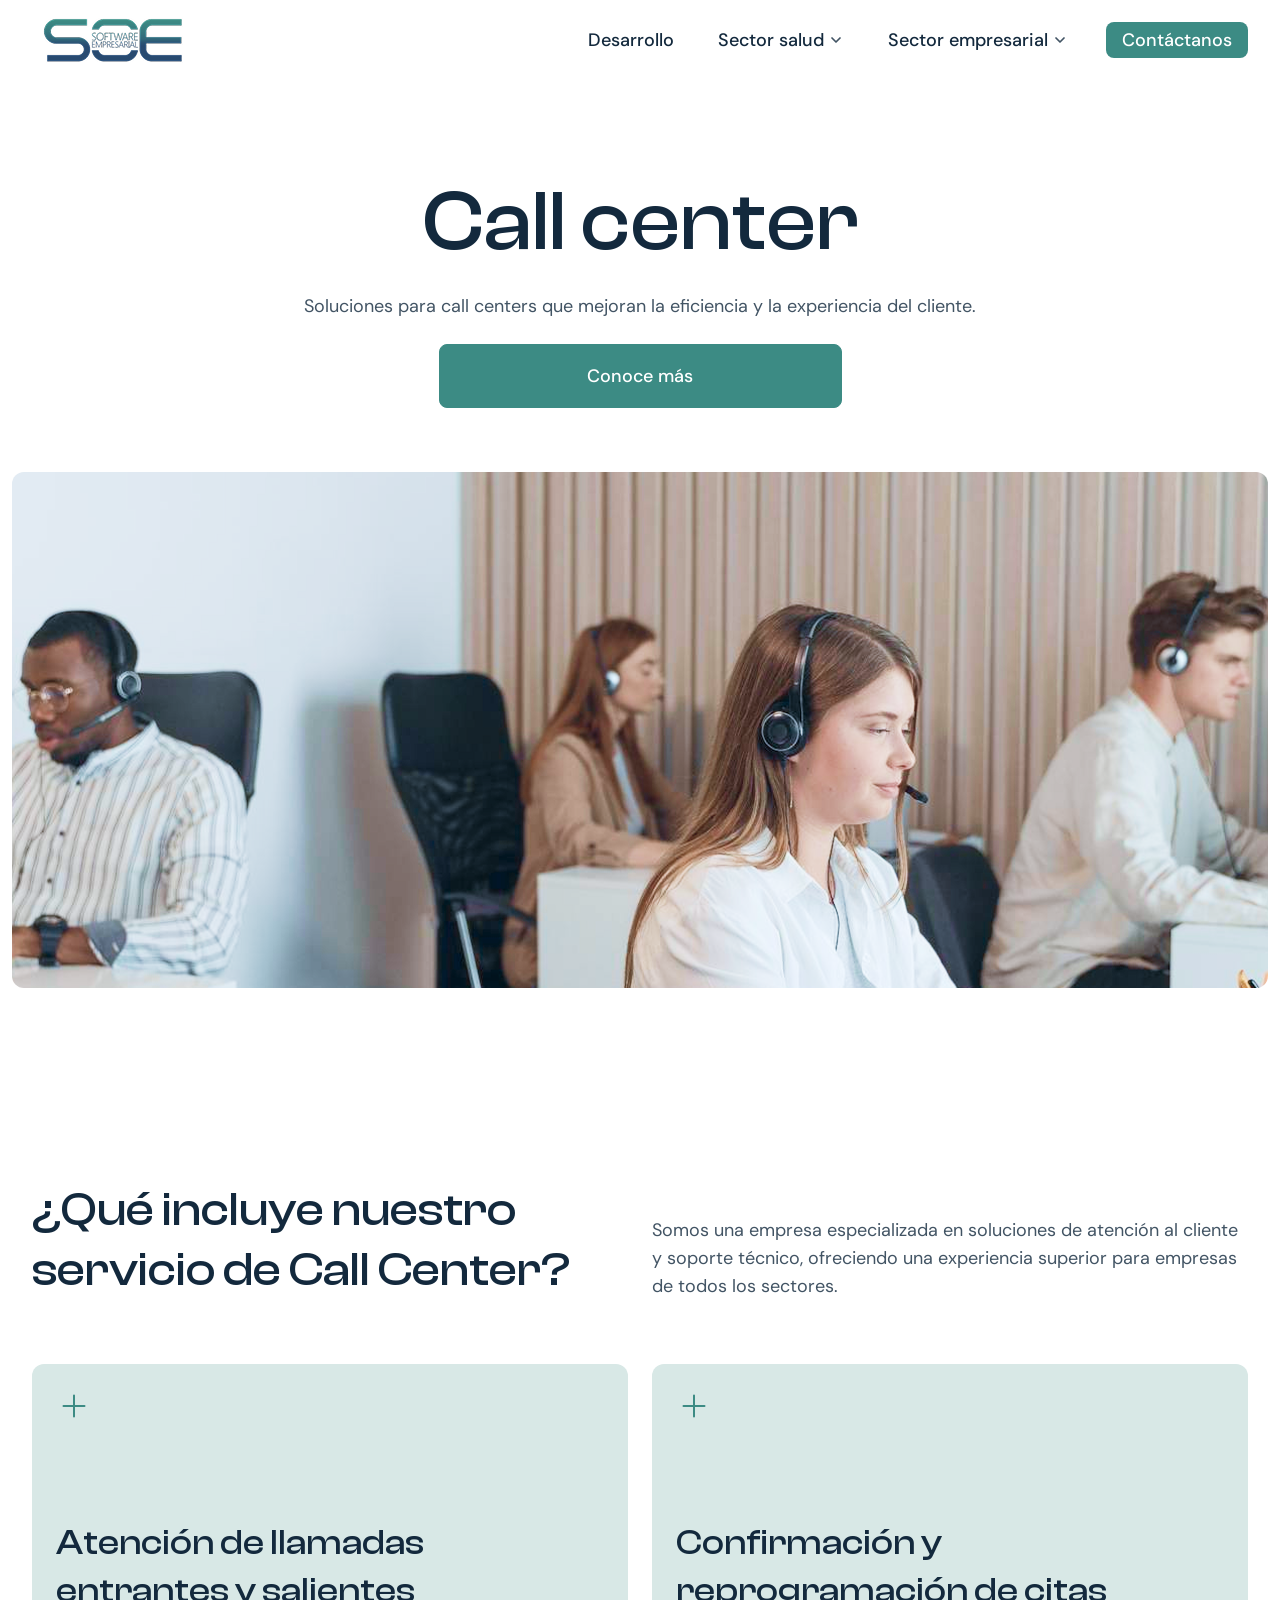
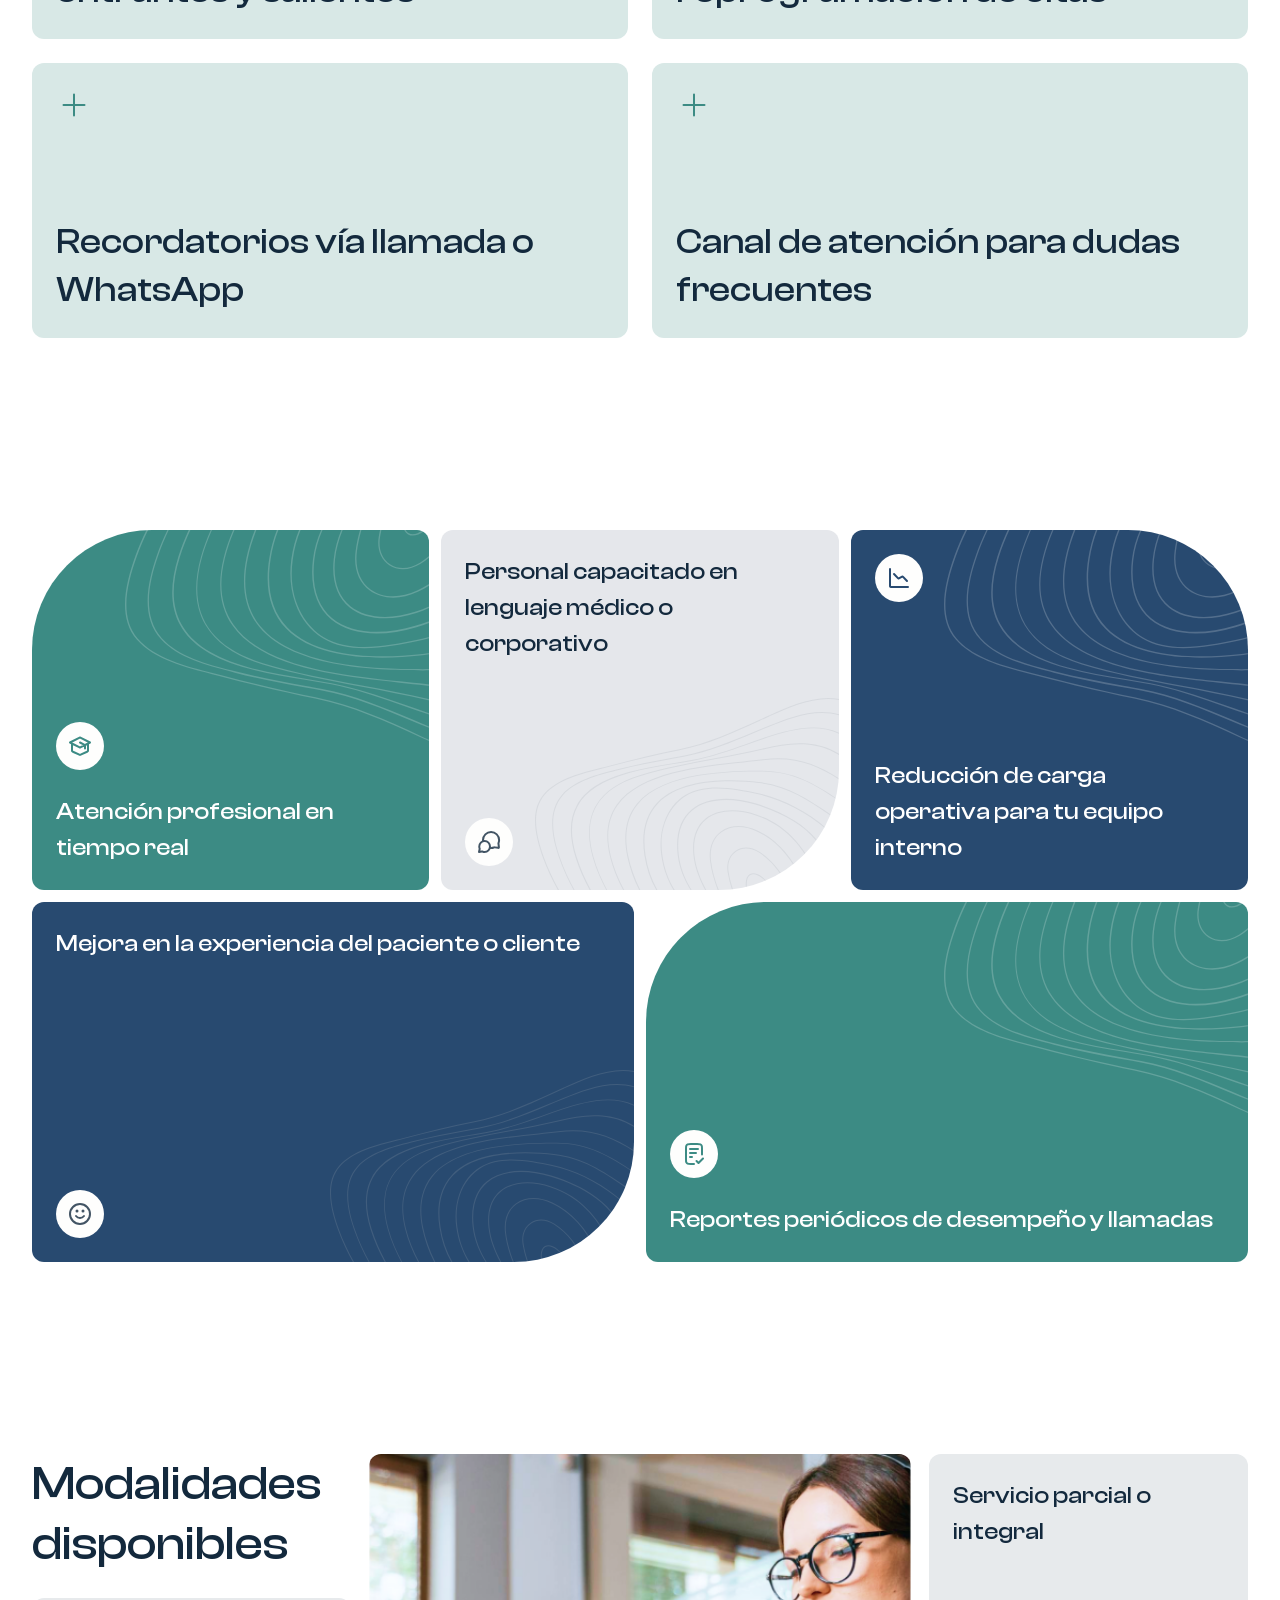
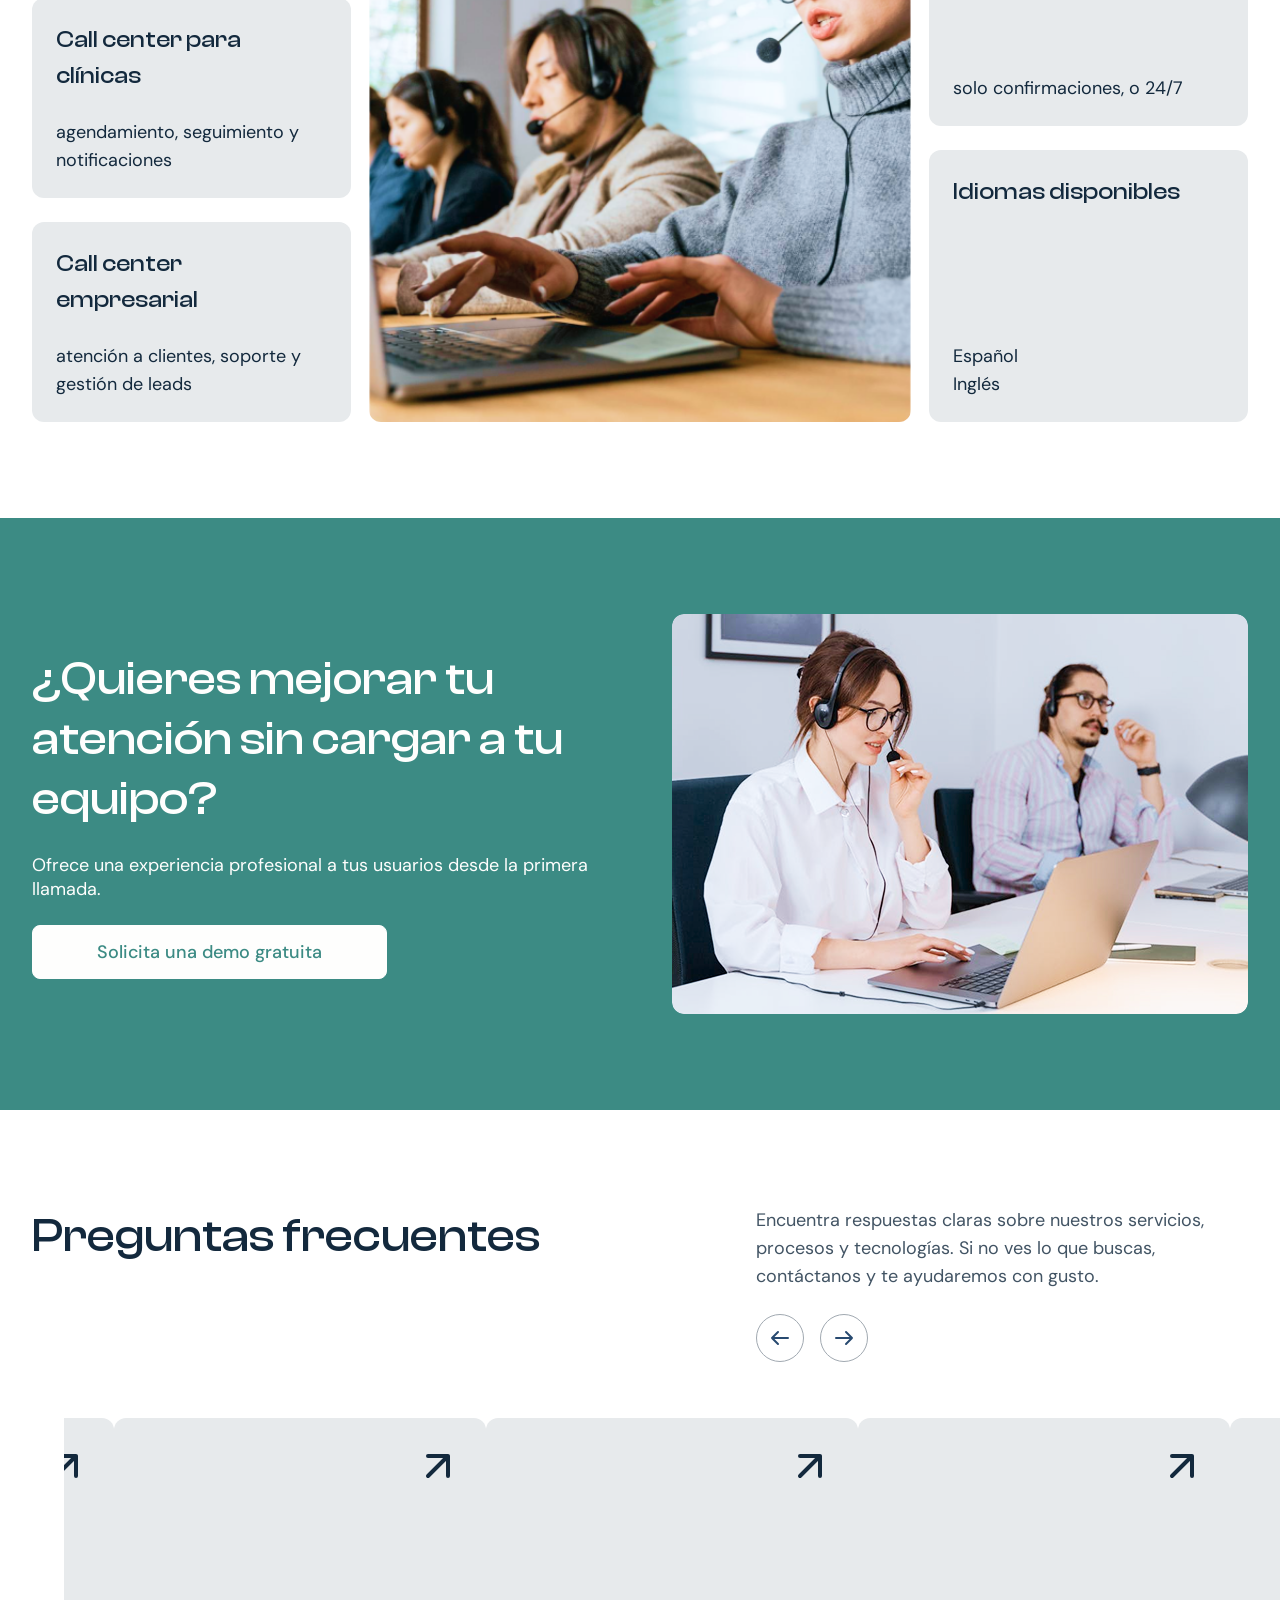
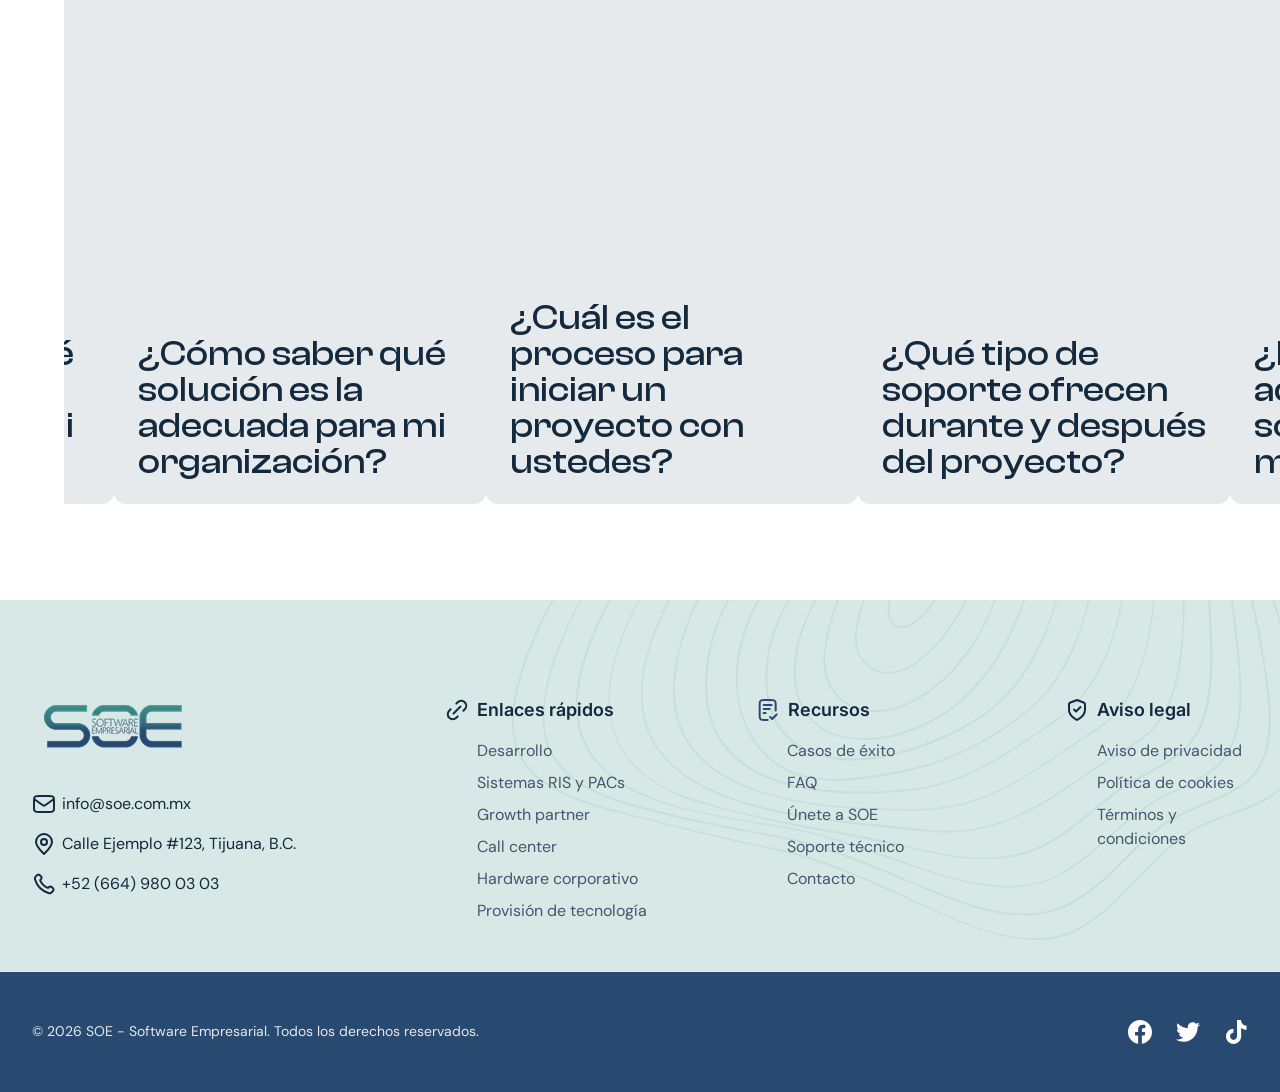
<file: src/call-center.html>
<!DOCTYPE html>
<html lang="en" data-theme="light" class="scroll-smooth">

<head>
  <meta charset="UTF-8" />
  <meta name="viewport" content="width=device-width, initial-scale=1.0" />
  <title>SOE</title>

  <!-- favicon  -->
  <link rel="apple-touch-icon" sizes="180x180" href="./images/favicon/apple-touch-icon.png" />
  <link rel="icon" type="image/png" sizes="32x32" href="./images/favicon/favicon-32x32.png" />
  <link rel="icon" type="image/png" sizes="16x16" href="./images/favicon/favicon-16x16.png" />
  <link rel="manifest" href="./images/favicon/site.webmanifest" />

  <!-- google font  -->
  <link rel="preconnect" href="https://fonts.googleapis.com" />
  <link rel="preconnect" href="https://fonts.gstatic.com" crossorigin />
  <link
    href="https://fonts.googleapis.com/css2?family=DM+Sans:ital,opsz,wght@0,9..40,100..1000;1,9..40,100..1000&family=Inter:ital,opsz,wght@0,14..32,100..900;1,14..32,100..900&display=swap"
    rel="stylesheet" />

  <link rel="stylesheet" href="./slick/slick.css">
  <link rel="stylesheet" href="./slick/slick-theme.css">
  <!-- swiper css -->
  <!-- <link rel="stylesheet" href="https://cdn.jsdelivr.net/npm/swiper@11/swiper-bundle.min.css" /> -->
  <!-- custom font start  -->
  <link rel="stylesheet" href="./fonts/web-clash-display/css/clash-display.css" />
  <link rel="stylesheet" href="./css/style.min.css" />
</head>

<body>
  <!-- Preloader -->
  <div id="preloader" class="fixed inset-0 bg-white z-50 flex items-center justify-center">
    <img src="./images/soe-logo.png" alt="soe-logo" />
    <div
      class="w-16 h-16 border-4 border-gray-300 rounded-full spinner border-t-blue-500 absolute left-0 right-0 m-auto">
    </div>
  </div>

  <!-- Header -->
  <header class="bg-white py-2.5 sticky top-0 z-30 lg:shadow-none shadow-xl">
    <!-- desktop nav -->
    <div class="container flex flex-row justify-between gap-5 lg:gap-8 items-center">
      <a href="index.html"><img src="./images/soe-logo.png" alt="soe" class="xl:w-auto w-[116px]" /></a>

      <div class="md:hidden">
        <button
          class="justify-center text-text-body-primary text-xs font-medium font-Inter leading-none text-center flex flex-col gap-1"
          data-mobile-menu-toggle="">
          <img src="./images/menu.svg" alt="menu" />
        </button>
      </div>
      <!-- Desktop Nav -->
      <nav class="hidden md:flex space-x-4 items-center">
        <ul class="flex flex-row gap-5 lg:gap-8 items-center">
          <li>
            <a href="./development.html"
              class="text-slate-800 text-base lg:text-lg font-medium leading-7 transition-all px-1.5 py-1 hover:text-slate-500 active:text-slate-500 focus:text-slate-500 active:text-slate-500 focus:text-slate-500">Desarrollo</a>
          </li>
          <li class="relative dropdown transition-all">
            <button
              class="dropdown-toggle flex justify-center items-center transition-all cursor-pointer text-slate-800 text-base lg:text-lg font-medium leading-7 px-1.5 py-1 gap-1 hover:text-slate-500 active:text-slate-500 focus:text-slate-500"
              data-dropdown>
              Sector salud
              <svg xmlns="http://www.w3.org/2000/svg" width="16" height="16" viewBox="0 0 16 16" fill="none"
                class="transition-all">
                <path d="M4 6L8 10L12 6" stroke="#425464" stroke-width="1.75" stroke-linecap="round"
                  stroke-linejoin="round" />
              </svg>
            </button>
            <div
              class="dropdown-menu dropdown-content transition-all right-0 w-[250px] p-3 bg-white rounded-xl shadow-custom absolute">
              <ul class="flex flex-col">
                <li>
                  <a href="./systems.html"
                    class="flex flex-row gap-3 p-3 hover:bg-zinc-200 active:bg-zinc-200 focus:bg-zinc-200 rounded-lg transition-all duration-300 text-slate-800 text-base lg:text-lg font-medium leading-7">
                    Sistemas RIS y PACs
                  </a>
                </li>

                <li>
                  <a href="./partner.html"
                    class="flex flex-row gap-3 p-3 hover:bg-zinc-200 active:bg-zinc-200 focus:bg-zinc-200 rounded-lg transition-all duration-300 text-slate-800 text-base lg:text-lg font-medium leading-7">
                    Growth partner
                  </a>
                </li>
                <li>
                  <a href="./call-center.html"
                    class="flex flex-row gap-3 p-3 hover:bg-zinc-200 active:bg-zinc-200 focus:bg-zinc-200 rounded-lg transition-all duration-300 text-slate-800 text-base lg:text-lg font-medium leading-7">
                    Call center
                  </a>
                </li>
              </ul>
            </div>
          </li>
          <li class="relative dropdown transition-all">
            <button
              class="dropdown-toggle flex justify-center items-center transition-all cursor-pointer text-slate-800 text-base lg:text-lg font-medium leading-7 px-1.5 py-1 gap-1 hover:text-slate-500"
              data-dropdown>
              Sector empresarial
              <svg xmlns="http://www.w3.org/2000/svg" width="16" height="16" viewBox="0 0 16 16" fill="none"
                class="transition-all">
                <path d="M4 6L8 10L12 6" stroke="#425464" stroke-width="1.75" stroke-linecap="round"
                  stroke-linejoin="round" />
              </svg>
            </button>
            <div
              class="dropdown-menu dropdown-content transition-all right-0 w-[250px] p-3 bg-white rounded-xl shadow-custom absolute">
              <ul class="flex flex-col">
                <li>
                  <a href="./hardware.html"
                    class="flex flex-row gap-3 p-3 hover:bg-zinc-200 active:bg-zinc-200 focus:bg-zinc-200 rounded-lg transition-all duration-300 text-slate-800 text-base lg:text-lg font-medium leading-7">
                    Hardware corporativo
                  </a>
                </li>

                <li>
                  <a href="./soluciones.html"
                    class="flex flex-row gap-3 p-3 hover:bg-zinc-200 active:bg-zinc-200 focus:bg-zinc-200 rounded-lg transition-all duration-300 text-slate-800 text-base lg:text-lg font-medium leading-7">
                    Provisión de tecnología 
                  </a>
                </li>
              </ul>
            </div>
          </li>
          <li class="relative dropdown group transition-all">
            <button
              class="dropdown-toggle flex justify-center items-center transition-all cursor-pointer text-white text-base lg:text-lg font-medium leading-7 px-2 lg:px-4 py-1 gap-1 bg-slate-500 rounded-lg linkify"
              data-href="./contactanos.html" data-dropdown>
              Contáctanos
            </button>
            <div
              class="dropdown-menu dropdown-content absolute group-hover:!block transition-all right-0 w-[350px] p-3 bg-white rounded-xl shadow-custom">
              <ul class="flex flex-col">
                <li>
                  <a href="mailto:+52 664 980 03 03"
                    class="flex flex-row gap-3 p-3 hover:bg-zinc-200 active:bg-zinc-200 focus:bg-zinc-200 rounded-lg transition-all duration-300">
                    <span class="">
                      <img src="./images/call.svg" alt="call" />
                    </span>
                    <span class="flex flex-col">
                      <span class="text-slate-800 text-base lg:text-lg font-medium leading-7">Atención telefónica</span>
                      <span class="text-slate-600 text-base lg:text-lg font-normal leading-7">+52 (664) 980 03 03</span>
                    </span>
                  </a>
                </li>

                <li>
                  <a href="https://wa.link/tjyxcl"
                    class="flex flex-row gap-3 p-3 hover:bg-zinc-200 active:bg-zinc-200 focus:bg-zinc-200 rounded-lg transition-all duration-300">
                    <span class="">
                      <img src="./images/whatsapp-dropdown.svg" alt="whatsapp" />
                    </span>
                    <span class="flex flex-col">
                      <span class="text-slate-800 text-base lg:text-lg font-medium leading-7">WhatsApp</span>
                      <span class="text-slate-600 text-base lg:text-lg font-normal leading-7">+52 (664) 980 03 03</span>
                    </span>
                  </a>
                </li>
                <li>
                  <a href="mailto:info@soe.com.mx"
                    class="flex flex-row gap-3 p-3 hover:bg-zinc-200 active:bg-zinc-200 focus:bg-zinc-200 rounded-lg transition-all duration-300">
                    <span class="">
                      <img src="./images/mail-dropdown.svg" alt="mail" />
                    </span>
                    <span class="flex flex-col">
                      <span class="text-slate-800 text-base lg:text-lg font-medium leading-7">Enviar mensaje</span>
                      <span class="text-slate-600 text-base lg:text-lg font-normal leading-7">info@soe.com.mx</span>
                    </span>
                  </a>
                </li>
                <li>
                  <a href=""
                    class="flex flex-row gap-3 p-3 hover:bg-zinc-200 active:bg-zinc-200 focus:bg-zinc-200 rounded-lg transition-all duration-300">
                    <span class="">
                      <img src="./images/location-dropdown.svg" alt="location" />
                    </span>
                    <span class="flex flex-col">
                      <span class="text-slate-800 text-base lg:text-lg font-medium leading-7">Dirección</span>
                      <span class="text-slate-600 text-base lg:text-lg font-normal leading-7">Calle Ejemplo #123,
                        Tijuana, B.C.</span>
                    </span>
                  </a>
                </li>
              </ul>
            </div>
          </li>
        </ul>
      </nav>
    </div>

    <!-- Mobile Offcanvas -->
    <div class="offcanvas fixed inset-0 bg-white bg-opacity-50 h-screen overflow-y-auto z-50 md:hidden" id="mobileMenu">
      <div class="bg-white w-full max-w-full h-full py-4 relative">
        <div class="flex flex-row items-center justify-between px-4">
          <a href="">
            <img src="./images/soe-logo.png" alt="logo" class="w-[120px]" />
          </a>
          <button class="cursor-pointer" data-close-mobile>
            <img src="./images/close.svg" alt="close" />
          </button>
        </div>
        <div class="mt-5 px-4">
          <nav class="flex space-x-4 items-center">
            <ul class="flex flex-col gap-5">
              <li class="flex flex-col justify-start text-start">
                <a href="./development.html"
                  class="text-slate-800 text-base lg:text-lg font-medium leading-7 transition-all px-1.5 py-1 hover:text-slate-500 active:text-slate-500 focus:text-slate-500">Desarrollo</a>
              </li>

              <li class="relative dropdown transition-all flex flex-col justify-start">
                <button
                  class="dropdown-toggle flex justify-start items-center transition-all cursor-pointer text-slate-800 text-base lg:text-lg font-medium leading-7 px-1.5 py-1 gap-1 hover:text-slate-500 active:text-slate-500 focus:text-slate-500"
                  data-dropdown>
                  Sector salud
                  <svg xmlns="http://www.w3.org/2000/svg" width="16" height="16" viewBox="0 0 16 16" fill="none"
                    class="transition-all">
                    <path d="M4 6L8 10L12 6" stroke="#425464" stroke-width="1.75" stroke-linecap="round"
                      stroke-linejoin="round" />
                  </svg>
                </button>
                <div class="dropdown-menu dropdown-content transition-all w-full p-3 rounded-xl">
                  <ul class="flex flex-col">
                    <li>
                      <a href="./systems.html"
                        class="flex flex-row gap-3 p-3 hover:bg-zinc-200 active:bg-zinc-200 focus:bg-zinc-200 rounded-lg transition-all duration-300 text-slate-800 text-base lg:text-lg font-medium leading-7">
                        Sistemas RIS y PACs
                      </a>
                    </li>

                    <li>
                      <a href="./partner.html"
                        class="flex flex-row gap-3 p-3 hover:bg-zinc-200 active:bg-zinc-200 focus:bg-zinc-200 rounded-lg transition-all duration-300 text-slate-800 text-base lg:text-lg font-medium leading-7">
                        Growth partner
                      </a>
                    </li>
                    <li>
                      <a href="./call-center.html"
                        class="flex flex-row gap-3 p-3 hover:bg-zinc-200 active:bg-zinc-200 focus:bg-zinc-200 rounded-lg transition-all duration-300 text-slate-800 text-base lg:text-lg font-medium leading-7">
                        Call center
                      </a>
                    </li>
                  </ul>
                </div>
              </li>
              <li class="relative dropdown transition-all flex flex-col justify-start">
                <button
                  class="dropdown-toggle flex justify-start items-center transition-all cursor-pointer text-slate-800 text-base lg:text-lg font-medium leading-7 px-1.5 py-1 gap-1 hover:text-slate-500 active:text-slate-500 focus:text-slate-500"
                  data-dropdown>
                  Sector empresarial
                  <svg xmlns="http://www.w3.org/2000/svg" width="16" height="16" viewBox="0 0 16 16" fill="none"
                    class="transition-all">
                    <path d="M4 6L8 10L12 6" stroke="#425464" stroke-width="1.75" stroke-linecap="round"
                      stroke-linejoin="round" />
                  </svg>
                </button>
                <div class="dropdown-menu dropdown-content transition-all w-full p-3 bg-white rounded-xl">
                  <ul class="flex flex-col">
                    <li>
                      <a href="./hardware.html"
                        class="flex flex-row gap-3 p-3 hover:bg-zinc-200 active:bg-zinc-200 focus:bg-zinc-200 rounded-lg transition-all duration-300 text-slate-800 text-base lg:text-lg font-medium leading-7">
                        Hardware corporativo
                      </a>
                    </li>

                    <li>
                      <a href="./soluciones.html"
                        class="flex flex-row gap-3 p-3 hover:bg-zinc-200 active:bg-zinc-200 focus:bg-zinc-200 rounded-lg transition-all duration-300 text-slate-800 text-base lg:text-lg font-medium leading-7">
                        Provisión de tecnología 
                      </a>
                    </li>
                  </ul>
                </div>
              </li>
            </ul>
          </nav>
        </div>
        <div class="pt-6">
          <div class="border-b border-[#E7EAEC]"></div>
          <div class="px-4 py-6 flex flex-row justify-around">
            <ul class="space-y-3">
              <li class="flex flex-row gap-1 items-center">
                <img src="./images/list-menu.svg" alt="recursos" />
                <h4 class="text-basic-black text-base font-DMSans font-medium">
                  Recursos
                </h4>
              </li>
              <li>
                <a href="#" class="text-basic-black text-sm font-DMSans font-normal">Casos de éxito</a>
              </li>
              <li>
                <a href="#" class="text-basic-black text-sm font-DMSans font-normal">FAQ</a>
              </li>
              <li>
                <a href="#" class="text-basic-black text-sm font-DMSans font-normal">Únete a SOE</a>
              </li>
            </ul>
            <ul class="space-y-3">
              <li class="flex flex-row gap-1 items-center">
                <img src="./images/shield-menu.svg" alt="recursos" />
                <h4 class="text-basic-black text-base font-DMSans font-medium">
                  Aviso legal
                </h4>
              </li>
              <li>
                <a href="#" class="text-basic-black text-sm font-DMSans font-normal">Aviso de privacidad</a>
              </li>
              <li>
                <a href="#" class="text-basic-black text-sm font-DMSans font-normal">FAQ</a>
              </li>
              <li>
                <a href="#" class="text-basic-black text-sm font-DMSans font-normal">Términos y condiciones</a>
              </li>
            </ul>
          </div>
          <div class="px-4">
            <a href="./contactanos.html"
              class="flex justify-center items-center transition-all cursor-pointer text-white text-base lg:text-lg font-medium leading-7 px-2 lg:px-4 py-[10px] gap-1 bg-slate-500 rounded-lg">
              Contáctanos
            </a>
            <div class="pt-6">
              <ul class="flex flex-col">
                <li>
                  <a href="mailto:+52 664 980 03 03"
                    class="flex flex-row gap-3 p-3 hover:bg-zinc-200 active:bg-zinc-200 focus:bg-zinc-200 rounded-lg transition-all duration-300">
                    <span class="mt-1">
                      <img src="./images/call.svg" alt="call" />
                    </span>
                    <span class="flex flex-col">
                      <span class="text-slate-800 text-base lg:text-lg font-medium leading-7">Atención telefónica</span>
                      <span class="text-slate-600 text-base lg:text-lg font-normal leading-7">+52 (664) 980 03 03</span>
                    </span>
                  </a>
                </li>

                <li>
                  <a href="https://wa.link/tjyxcl"
                    class="flex flex-row gap-3 p-3 hover:bg-zinc-200 active:bg-zinc-200 focus:bg-zinc-200 rounded-lg transition-all duration-300">
                    <span class="mt-1">
                      <img src="./images/whatsapp-dropdown.svg" alt="whatsapp" />
                    </span>
                    <span class="flex flex-col">
                      <span class="text-slate-800 text-base lg:text-lg font-medium leading-7">WhatsApp</span>
                      <span class="text-slate-600 text-base lg:text-lg font-normal leading-7">+52 (664) 980 03 03</span>
                    </span>
                  </a>
                </li>
                <li>
                  <a href="mailto:info@soe.com.mx"
                    class="flex flex-row gap-3 p-3 hover:bg-zinc-200 active:bg-zinc-200 focus:bg-zinc-200 rounded-lg transition-all duration-300">
                    <span class="mt-1">
                      <img src="./images/mail-dropdown.svg" alt="mail" />
                    </span>
                    <span class="flex flex-col">
                      <span class="text-slate-800 text-base lg:text-lg font-medium leading-7">Enviar mensaje</span>
                      <span class="text-slate-600 text-base lg:text-lg font-normal leading-7">info@soe.com.mx</span>
                    </span>
                  </a>
                </li>
                <li>
                  <a href=""
                    class="flex flex-row gap-3 p-3 hover:bg-zinc-200 active:bg-zinc-200 focus:bg-zinc-200 rounded-lg transition-all duration-300">
                    <span class="mt-1">
                      <img src="./images/location-dropdown.svg" alt="location" />
                    </span>
                    <span class="flex flex-col">
                      <span class="text-slate-800 text-base lg:text-lg font-medium leading-7">Dirección</span>
                      <span class="text-slate-600 text-base lg:text-lg font-normal leading-7">Calle Ejemplo #123,
                        Tijuana, B.C.</span>
                    </span>
                  </a>
                </li>
              </ul>
            </div>
          </div>
        </div>
      </div>
    </div>
  </header>

  <main>
    <!-- tectnologia start -->
    <section class="tecnologia">
      <div class="py-12 md:py-15 lg:py-24">
        <!-- tab mobile -->
        <div class="w-full space-y-9 md:space-y-[48px] lg:space-y-[64px]">
          <div class="container">
            <div class="flex flex-col items-center gap-6">
              <h1
                class="text-basic-black text-[46px] md:text-7xl lg:text-[84px] font-medium font-ClashDisplay leading-[54px] md:leading-[84px] lg:leading-[92px] lg:w-[665px] max-w-full text-center">
                Call center
              </h1>
              <div class="flex flex-col gap-6 w-full">
                <p
                  class="text-gray-dark text-base lg:text-lg font-normal leading-7 text-center lg:max-w-full max-w-[430px] lg:mx-0 mx-auto">
                  Soluciones para call centers que mejoran la eficiencia y la
                  experiencia del cliente.
                </p>

                <a href="contactanos.html"
                  class="w-full max-w-[403px] min-h-16 max-h-16 p-4 bg-slate-500 border border-slate-500 hover:bg-transparent hover:text-slate-500 active:text-slate-500 focus:text-slate-500 rounded-lg inline-flex flex-col justify-center items-center gap-3.5 text-center text-white text-lg font-medium leading-7 self-center focus:bg-white focus:shadow transition-colors duration-300">
                  Conoce más
                </a>
              </div>
            </div>
          </div>
          <div class="px-4 md:px-8 lg:px-3">
            <img src="./images/call-center-01.png" alt="call-center-01"
              class="rounded-xl w-full min-h-[330px] md:min-h-[516px] object-cover hidden lg:block" />
            <img src="./images/call-center-phone-banner.png" alt="call-center-01"
              class="rounded-xl w-full block lg:hidden" />
          </div>
        </div>
      </div>
    </section>
    <!-- tecnologia end -->
    <section class="py-12 md:py-15 lg:py-24">
      <div class="container space-y-9 md:space-y-16">
        <!-- text -->
        <div
          class="grid grid-cols-1 lg:grid-cols-2 gap-6 text-center lg:text-start items-end lg:max-w-full max-w-[570px] lg:mx-0 mx-auto">
          <h2
            class="text-basic-black text-[34px] md:text-4xl xl:text-5xl font-medium font-ClashDisplay leading-[46px] md:leading-[48px] xl:leading-[60px]">
            ¿Qué incluye nuestro servicio de Call Center?
          </h2>
          <p class="text-gray-dark text-base md:text-lg font-normal md:leading-7 w-full lg:max-w-[596px]">
            Somos una empresa especializada en soluciones de atención al
            cliente y soporte técnico, ofreciendo una experiencia superior
            para empresas de todos los sectores.
          </p>
        </div>
        <!-- cards -->
        <div>
          <div class="grid grid-cols-1 md:grid-cols-2 lg:grid-cols-2 gap-6">
            <!-- card 1 -->
            <div
              class="flex flex-col justify-between flex-grow gap-6 bg-accent-tertiary p-6 rounded-xl min-h-[200px] md:min-h-[275px] lg:min-h-[275px]">
              <div>
                <img src="./images/plus-green.svg" alt="plus" class="min-w-8 min-h-8" />
              </div>
              <h3
                class="text-basic-black text-2xl md:text-[28px] lg:text-4xl leading-8 md:leading-9 lg:leading-12 font-medium font-ClashDisplay max-w-[520px]">
                Atención de llamadas entrantes y salientes
              </h3>
            </div>
            <!-- card 2 -->
            <div
              class="flex flex-col justify-between flex-grow gap-6 bg-accent-tertiary p-6 rounded-xl min-h-[200px] md:min-h-[275px] lg:min-h-[275px]">
              <div>
                <img src="./images/plus-green.svg" alt="plus" class="min-w-8 min-h-8" />
              </div>
              <h3
                class="text-basic-black text-2xl md:text-[28px] lg:text-4xl leading-8 md:leading-9 lg:leading-12 font-medium font-ClashDisplay max-w-[520px]">
                Confirmación y reprogramación de citas
              </h3>
            </div>
            <!-- card 3 -->
            <div
              class="flex flex-col justify-between flex-grow gap-6 bg-accent-tertiary p-6 rounded-xl min-h-[200px] md:min-h-[275px] lg:min-h-[275px]">
              <div>
                <img src="./images/plus-green.svg" alt="plus" class="min-w-8 min-h-8" />
              </div>
              <h3
                class="text-basic-black text-2xl md:text-[28px] lg:text-4xl leading-8 md:leading-9 lg:leading-12 font-medium font-ClashDisplay max-w-[520px]">
                Recordatorios vía llamada o WhatsApp
              </h3>
            </div>
            <!-- card 4 -->
            <div
              class="flex flex-col justify-between flex-grow gap-6 bg-accent-tertiary p-6 rounded-xl min-h-[200px] md:min-h-[275px] lg:min-h-[275px]">
              <div>
                <img src="./images/plus-green.svg" alt="plus" class="min-w-8 min-h-8" />
              </div>
              <h3
                class="text-basic-black text-2xl md:text-[28px] lg:text-4xl leading-8 md:leading-9 lg:leading-12 font-medium font-ClashDisplay max-w-[520px]">
                Canal de atención para dudas frecuentes
              </h3>
            </div>
          </div>
        </div>
      </div>
    </section>
    <section class="py-12 md:py-15 lg:py-24">
      <div class="container grid lg:grid-cols-3 md:grid-cols-2 grid-cols-1 gap-3">
        <!-- single item start  -->
        <div
          class="flex flex-col justify-end p-6 rounded-tl-[120px] rounded-tr-xl rounded-bl-xl rounded-br-xl bg-slate-500 min-h-[250px] md:min-h-[360px] gap-6 bg-[url('../images/shape-1.svg')] bg-top-right bg-no-repeat lg:col-span-1 md:col-span-1 col-span-1">
          <div class="">
            <img src="./images/learn-icon.svg" alt="atencion" />
          </div>
          <div class="flex flex-col gap-1.5">
            <h4
              class="text-white text-xl md:text-[22px] lg:text-2xl font-medium font-ClashDisplay md:leading-7.5 lg:leading-9">
              Atención profesional en tiempo real
            </h4>
          </div>
        </div>
        <!-- single item end -->

        <!-- single item start  -->
        <div
          class="flex flex-col justify-between p-6 rounded-tl-xl rounded-tr-xl rounded-bl-xl rounded-br-[120px] bg-gray-200 min-h-[250px] md:min-h-[360px] gap-6 bg-[url('../images/shape-2.svg')] bg-bottom-right bg-no-repeat lg:col-span-1 md:col-span-1 col-span-1">
          <div class="order-2">
            <img src="./images/chat-icon.svg" alt="desarrollo" />
          </div>
          <div class="flex flex-col gap-1.5 order-1">
            <h4
              class="text-slate-800 text-xl md:text-[22px] lg:text-2xl font-medium font-ClashDisplay md:leading-7.5 lg:leading-9">
              Personal capacitado en lenguaje médico o corporativo
            </h4>
          </div>
        </div>
        <!-- single item end -->
        <!-- single item start  -->
        <div
          class="flex flex-col justify-between p-6 rounded-tl-xl rounded-tr-[120px] rounded-bl-xl rounded-br-xl bg-accent-primary min-h-[250px] sm:min-h-[280px] lg:min-h-[360px] gap-6 bg-[url('../images/shape-1.svg')] bg-top-right bg-no-repeat lg:col-span-1 md:col-span-2 col-span-1">
          <div class="">
            <img src="./images/automizer-icon.svg" alt="atencion" />
          </div>
          <div class="flex flex-col gap-1.5">
            <h4
              class="text-white text-xl md:text-[22px] lg:text-2xl font-medium font-ClashDisplay md:leading-7.5 lg:leading-9">
              Reducción de carga operativa para tu equipo interno
            </h4>
          </div>
        </div>
        <!-- single item end -->
        <!-- new grid -->
        <div class="lg:col-span-3 md:col-span-2 col-span-1 flex flex-col md:flex-row justify-between gap-3">
          <!-- single item start  -->
          <div
            class="flex flex-col justify-between p-6 rounded-tl-xl rounded-tr-xl rounded-bl-xl rounded-br-[120px] bg-gray-200 lg:bg-accent-primary min-h-[250px] md:min-h-[360px] gap-6 bg-[url('../images/shape-2.svg')] bg-bottom-right bg-no-repeat w-full md:w-1/2">
            <div class="flex flex-col gap-1.5">
              <h4
                class="text-slate-800 lg:text-white text-xl md:text-[22px] lg:text-2xl font-medium font-ClashDisplay md:leading-7.5 lg:leading-9">
                Mejora en la experiencia del paciente o cliente
              </h4>
            </div>
            <div class="">
              <img src="./images/face-smile.svg" alt="atencion" />
            </div>
          </div>
          <!-- single item end -->
          <!-- single item start  -->
          <div
            class="flex flex-col justify-end p-6 rounded-tl-[120px] rounded-tr-xl rounded-bl-xl rounded-br-xl bg-slate-500 min-h-[250px] md:min-h-[360px] gap-6 bg-[url('../images/shape-1.svg')] bg-top-right bg-no-repeat w-full md:w-1/2">
            <div class="">
              <img src="./images/file-check.svg" alt="atencion" />
            </div>
            <div class="flex flex-col gap-1.5">
              <h4
                class="text-white text-xl md:text-[22px] lg:text-2xl font-medium font-ClashDisplay md:leading-7.5 lg:leading-9">
                Reportes periódicos de desempeño y llamadas
              </h4>
            </div>
          </div>
          <!-- single item end -->
        </div>
      </div>
    </section>
    <!-- ¿Por qué un software a la medida?  -->
    <section class="software py-12 md:py-15 lg:py-24">
      <div class="container">
        <div class="grid grid-cols-1 md:grid-cols-8 lg:grid-cols-11 gap-6 lg:gap-[18px]">
          <!-- 1 -->

          <div class="col-span-1 md:col-span-8 lg:col-span-3 flex flex-col lg:flex-col gap-6 md:gap-6">
            <!-- single item start  -->
            <div class="w-full h-full gap-6">
              <h2
                class="text-slate-800 text-[34px] md:text-4xl xl:text-5xl font-medium font-ClashDisplay leading-[46px] xl:leading-[60px] text-center lg:text-start">
                Modalidades disponibles
              </h2>
            </div>
            <!-- single item start  -->
            <div class="grid grid-cols-1 md:grid-cols-2 lg:grid-cols-1 gap-6 w-full">
              <!-- single item end  -->
              <div
                class="w-full h-[150px] sm:min-h-[200px] lg:min-h-[152px] p-6 bg-gray-light rounded-xl flex flex-col justify-between items-start sm:h-full gap-7.5 lg:gap-6">
                <h4
                  class="text-basic-black font-ClashDisplay font-medium text-xl leading-6 md:text-[22px] md:leading-[30px] xl:text-2xl xl:leading-9">
                  Call center para clínicas
                </h4>
                <p class="self-stretch justify-start text-slate-800 text-base md:text-lg font-normal leading-7">
                  agendamiento, seguimiento y notificaciones
                </p>
              </div>
              <!-- single item start  -->
              <!-- single item end  -->
              <div
                class="w-full h-[150px] sm:min-h-[200px] lg:min-h-[152px] p-6 bg-gray-light rounded-xl flex flex-col justify-between items-start sm:h-full gap-7.5 lg:gap-6">
                <h4
                  class="text-basic-black font-ClashDisplay font-medium text-xl leading-6 md:text-[22px] md:leading-[30px] xl:text-2xl xl:leading-9">
                  Call center empresarial
                </h4>
                <p class="self-stretch justify-start text-slate-800 text-base md:text-lg font-normal leading-7">
                  atención a clientes, soporte y gestión de leads
                </p>
              </div>
              <!-- single item start  -->
            </div>
          </div>

          <!-- 2 -->
          <div class="col-span-1 md:col-span-8 lg:col-span-5 relative rounded-xl w-full h-full">
            <img src="./images/call-center-02.png" alt="hardware"
              class="w-full max-h-[245px] md:max-h-[400px] lg:min-h-full object-cover rounded-xl hidden md:block" />
            <img src="./images/call-center-2-phone.png" alt="hardware" class="w-full rounded-xl block md:hidden" />
          </div>
          <!-- 3 -->
          <div class="col-span-1 md:col-span-8 lg:col-span-3 flex flex-col md:flex-row lg:flex-col gap-4 md:gap-6">
            <!-- single item start  -->
            <div
              class="w-full md:w-1/2 lg:w-full p-6 bg-gray-light rounded-xl flex flex-col justify-between items-start sm:h-full gap-7.5 lg:gap-6 sm:min-h-auto min-h-[150px]">
              <h4
                class="text-basic-black font-ClashDisplay font-medium text-xl leading-6 md:text-[22px] md:leading-[30px] xl:text-2xl xl:leading-9">
                Servicio parcial o integral
              </h4>
              <p class="self-stretch justify-start text-slate-800 text-base md:text-lg font-normal leading-7">
                solo confirmaciones, o 24/7
              </p>
            </div>
            <!-- single item start  -->
            <!-- single item end  -->
            <div
              class="w-full md:w-1/2 lg:w-full p-6 bg-gray-light rounded-xl flex flex-col justify-between items-start sm:h-full gap-7.5 lg:gap-6 sm:min-h-auto min-h-[150px]">
              <h4
                class="text-basic-black font-ClashDisplay font-medium text-xl leading-6 md:text-[22px] md:leading-[30px] xl:text-2xl xl:leading-9">
                Idiomas disponibles
              </h4>
              <p class="self-stretch justify-start text-slate-800 text-base md:text-lg font-normal leading-7">
                Español <br />Inglés
              </p>
            </div>
            <!-- single item start  -->
          </div>
        </div>
      </div>
    </section>
    <!-- ¿Por qué un software a la medida? end -->
    <!-- solutions start -->
    <section class="solutions py-12 md:py-15 lg:py-24 bg-accent-secondary">
      <div class="container flex flex-col lg:flex-row items-center justify-between gap-8 lg:gap-16">
        <div class="w-full lg:max-w-[595px] sm:max-w-[570px] space-y-6 text-center lg:text-start">
          <h4
            class="text-[34px] md:text-4xl lg:text-5xl font-medium leading-11.5 md:leading-12 lg:leading-15 text-basic-white font-ClashDisplay">
            ¿Quieres mejorar tu atención sin cargar a tu equipo?
          </h4>
          <p class="font-normal text-base md:text-lg text-basic-white leading-7 md:leading-6 w-full">
            Ofrece una experiencia profesional a tus usuarios desde la primera
            llamada.
          </p>
          <div>
            <a href="#"
              class="lg:px-16 px-[26px] md:py-3 py-4 bg-basic-white text-accent-secondary hover:text-basic-white text-base lg:text-lg font-medium rounded-lg inline-flex items-center justify-center hover:bg-accent-secondary transition duration-300 border border-basic-white sm:w-auto w-full">
              Solicita una demo gratuita</a>
          </div>
        </div>
        <div class="w-full">
          <img src="./images/call-center-03.png" alt="cta-banner"
            class="w-full max-h-[245px] md:max-h-[400px] lg:min-h-[400px] object-cover rounded-xl" />
        </div>
      </div>
    </section>
    <!-- solutions end -->
    <!-- frecuentes preguntas start -->
    <section class="frecuentes py-12 md:py-15 lg:py-24">
      <!-- Optional container just for heading/alignment (not wrapping the slider) -->
      <div class="container flex flex-col md:flex-row items-start justify-between mb-8 gap-6">
        <div class="flex flex-col lg:flex-row justify-between items-start lg:items-start gap-6 w-full">
          <h2
            class="text-basic-black text-[34px] md:text-4xl xl:text-5xl font-medium font-ClashDisplay leading-[46px] md:leading-[48px] xl:leading-[60px]">
            Preguntas frecuentes
          </h2>

          <!-- doc -->
          <div class="flex flex-col items-start gap-6">
            <p class="text-gray-dark text-base md:text-lg font-normal md:leading-7 w-full lg:max-w-[492px]">
              Encuentra respuestas claras sobre nuestros servicios, procesos y
              tecnologías. Si no ves lo que buscas, contáctanos y te
              ayudaremos con gusto.
            </p>
            <!-- 👇 Custom Pagination Dots -->
            <div class="flex md:hidden lg:flex justify-start gap-4 items-center mb-6">
              <button
                class="fPrev cursor-pointer group w-12 h-12 rounded-full border border-gray-medium flex items-center justify-center hover:bg-[#13547A] transition">
                <svg xmlns="http://www.w3.org/2000/svg" viewBox="0 0 24 24" fill="none"
                  class="w-6 h-6 stroke-[#284A70] group-hover:stroke-basic-white transition">
                  <path d="M20 12H4M4 12L10 18M4 12L10 6" stroke-width="2" stroke-linecap="round"
                    stroke-linejoin="round" />
                </svg>
              </button>

              <button
                class="fNext cursor-pointer group w-12 h-12 rounded-full border border-gray-medium flex items-center justify-center hover:bg-accent-primary transition">
                <svg xmlns="http://www.w3.org/2000/svg" viewBox="0 0 24 24" fill="none"
                  class="w-6 h-6 stroke-[#284A70] group-hover:stroke-basic-white transition">
                  <path d="M4 12H20M20 12L14 6M20 12L14 18" stroke-width="2" stroke-linecap="round"
                    stroke-linejoin="round" />
                </svg>
              </button>
            </div>
          </div>
        </div>
        <!-- 👇 Custom Pagination Dots -->
        <div class="hidden md:flex lg:hidden justify-start gap-4 items-center">
          <button
            class="frecuentes-prev cursor-pointer group w-12 h-12 rounded-full border border-gray-medium flex items-center justify-center hover:bg-[#13547A] transition">
            <svg xmlns="http://www.w3.org/2000/svg" viewBox="0 0 24 24" fill="none"
              class="w-6 h-6 stroke-[#284A70] group-hover:stroke-basic-white transition">
              <path d="M20 12H4M4 12L10 18M4 12L10 6" stroke-width="2" stroke-linecap="round" stroke-linejoin="round" />
            </svg>
          </button>

          <button
            class="frecuentes-next cursor-pointer group w-12 h-12 rounded-full border border-gray-medium flex items-center justify-center hover:bg-accent-primary transition">
            <svg xmlns="http://www.w3.org/2000/svg" viewBox="0 0 24 24" fill="none"
              class="w-6 h-6 stroke-[#284A70] group-hover:stroke-basic-white transition">
              <path d="M4 12H20M20 12L14 6M20 12L14 18" stroke-width="2" stroke-linecap="round"
                stroke-linejoin="round" />
            </svg>
          </button>
        </div>
      </div>
      <div class="relative w-full">
        <!-- Slider wrapper with only left container spacing -->
        <div class="overflow-x-auto pl-4 sm:pl-8 xl:pl-16 2xl:pl-[calc((100vw-1216px)/2)]">
          <!-- Swiper Container -->
          <div class="swiper frecuentesSwiper">
            <div class="frecuentes-wrapper overflow-x-visible">
              <!-- Slide 1 -->
              <div class="slick-slide">
                <div
                  class="relative w-full flex flex-col justify-end items-start rounded-xl p-6 bg-gray-light hover:bg-accent-primary text-white overflow-hidden group/slider groupItemNew h-[520px] md:h-[686px]">
                  <!-- main -->
                  <div class="inline-block group-hover/slider:hidden transition-opacity duration-400 item1">
                    <h4
                      class="text-2xl md:text-[28px] xl:text-4xl leading-8 md:leading-9 font-medium max-w-[372px] text-basic-black font-ClashDisplay">
                      ¿Cómo saber qué solución es la adecuada para mi
                      organización?
                    </h4>
                    <div class="absolute top-6 right-6">
                      <img src="./images/arrow-up-right.svg" alt="arrow-up-right" class="w-6 h-8 md:w-12 md:h-12" />
                    </div>
                  </div>
                  <!-- hover -->
                  <div class="hidden group-hover/slider:inline-block transition-opacity duration-400 item2">
                    <div class="absolute top-6 right-6">
                      <img src="./images/arrow-down-left.svg" alt="arrow-up-left" class="w-6 h-8 md:w-12 md:h-12" />
                    </div>
                    <h4
                      class="text-2xl md:text-[28px] xl:text-4xl leading-8 md:leading-9 font-medium max-w-[372px] text-white font-ClashDisplay sm:block hidden">
                      ¿Cómo saber qué solución es la adecuada para mi
                      organización?
                    </h4>
                    <p class="font-normal text-sm md:text-base text-basic-white leading-5 md:leading-6 pt-6">
                      Antes de comenzar cualquier proyecto, analizamos tus
                      necesidades específicas mediante una consultoría inicial
                      gratuita. Evaluamos el sector en el que operas, tus
                      objetivos, y el estado actual de tu infraestructura o
                      procesos. Con base en ese diagnóstico, te proponemos una
                      solución personalizada que se alinee con tus metas, ya
                      sea en tecnología médica, empresarial o desarrollo de
                      software. Nuestro enfoque es ofrecer solo lo que
                      realmente necesitas, sin soluciones genéricas.
                    </p>
                  </div>
                </div>
              </div>
              <!-- Slide 2 -->
              <div class="slick-slide">
                <div
                  class="relative w-full flex flex-col justify-end items-start rounded-xl p-6 bg-gray-light hover:bg-accent-primary text-white overflow-hidden group/slider groupItemNew h-[520px] md:h-[686px]">
                  <!-- main -->
                  <div class="inline-block group-hover/slider:hidden transition-opacity duration-400 item1">
                    <h4
                      class="text-2xl md:text-[28px] xl:text-4xl leading-8 md:leading-9 font-medium max-w-[372px] text-basic-black font-ClashDisplay">
                      ¿Cuál es el proceso para iniciar un proyecto con
                      ustedes?
                    </h4>
                    <div class="absolute top-6 right-6">
                      <img src="./images/arrow-up-right.svg" alt="arrow-up-right" class="w-6 h-8 md:w-12 md:h-12" />
                    </div>
                  </div>
                  <!-- hover -->
                  <div class="hidden group-hover/slider:inline-block transition-opacity duration-400 item2">
                    <div class="absolute top-6 right-6">
                      <img src="./images/arrow-down-left.svg" alt="arrow-up-left" class="w-6 h-8 md:w-12 md:h-12" />
                    </div>
                    <h4
                      class="text-2xl md:text-[28px] xl:text-4xl leading-8 md:leading-9 font-medium max-w-[372px] text-white font-ClashDisplay sm:block hidden">
                      ¿Cuál es el proceso para iniciar un proyecto con
                      ustedes?
                    </h4>
                    <p class="font-normal text-sm md:text-base text-basic-white leading-5 md:leading-6 pt-6">
                      Antes de comenzar cualquier proyecto, analizamos tus
                      necesidades específicas mediante una consultoría inicial
                      gratuita. Evaluamos el sector en el que operas, tus
                      objetivos, y el estado actual de tu infraestructura o
                      procesos. Con base en ese diagnóstico, te proponemos una
                      solución personalizada que se alinee con tus metas, ya
                      sea en tecnología médica, empresarial o desarrollo de
                      software. Nuestro enfoque es ofrecer solo lo que
                      realmente necesitas, sin soluciones genéricas.
                    </p>
                  </div>
                </div>
              </div>
              <!-- Slide 3 -->
              <div class="slick-slide">
                <div
                  class="relative w-full flex flex-col justify-end items-start rounded-xl p-6 bg-gray-light hover:bg-accent-primary text-white overflow-hidden group/slider groupItemNew h-[520px] md:h-[686px]">
                  <!-- main -->
                  <div class="inline-block group-hover/slider:hidden transition-opacity duration-400 item1">
                    <h4
                      class="text-2xl md:text-[28px] xl:text-4xl leading-8 md:leading-9 font-medium max-w-[372px] text-basic-black font-ClashDisplay">
                      ¿Qué tipo de soporte ofrecen durante y después del
                      proyecto?
                    </h4>
                    <div class="absolute top-6 right-6">
                      <img src="./images/arrow-up-right.svg" alt="arrow-up-right" class="w-6 h-8 md:w-12 md:h-12" />
                    </div>
                  </div>
                  <!-- hover -->
                  <div class="hidden group-hover/slider:inline-block transition-opacity duration-400 item2">
                    <div class="absolute top-6 right-6">
                      <img src="./images/arrow-down-left.svg" alt="arrow-up-left" class="w-6 h-8 md:w-12 md:h-12" />
                    </div>
                    <h4
                      class="text-2xl md:text-[28px] xl:text-4xl leading-8 md:leading-9 font-medium max-w-[372px] text-white font-ClashDisplay sm:block hidden">
                      ¿Qué tipo de soporte ofrecen durante y después del
                      proyecto?
                    </h4>
                    <p class="font-normal text-sm md:text-base text-basic-white leading-5 md:leading-6 pt-6">
                      Antes de comenzar cualquier proyecto, analizamos tus
                      necesidades específicas mediante una consultoría inicial
                      gratuita. Evaluamos el sector en el que operas, tus
                      objetivos, y el estado actual de tu infraestructura o
                      procesos. Con base en ese diagnóstico, te proponemos una
                      solución personalizada que se alinee con tus metas, ya
                      sea en tecnología médica, empresarial o desarrollo de
                      software. Nuestro enfoque es ofrecer solo lo que
                      realmente necesitas, sin soluciones genéricas.
                    </p>
                  </div>
                </div>
              </div>
              <!-- Slide 4 -->
              <div class="slick-slide">
                <div
                  class="relative w-full flex flex-col justify-end items-start rounded-xl p-6 bg-gray-light hover:bg-accent-primary text-white overflow-hidden group/slider groupItemNew h-[520px] md:h-[686px]">
                  <!-- main -->
                  <div class="inline-block group-hover/slider:hidden transition-opacity duration-400 item1">
                    <h4
                      class="text-2xl md:text-[28px] xl:text-4xl leading-8 md:leading-9 font-medium max-w-[372px] text-basic-black font-ClashDisplay">
                      ¿Hay costos adicionales por soporte o mantenimiento?
                    </h4>
                    <div class="absolute top-6 right-6">
                      <img src="./images/arrow-up-right.svg" alt="arrow-up-right" class="w-6 h-8 md:w-12 md:h-12" />
                    </div>
                  </div>
                  <!-- hover -->
                  <div class="hidden group-hover/slider:inline-block transition-opacity duration-400 item2">
                    <div class="absolute top-6 right-6">
                      <img src="./images/arrow-down-left.svg" alt="arrow-up-left" class="w-6 h-8 md:w-12 md:h-12" />
                    </div>
                    <h4
                      class="text-2xl md:text-[28px] xl:text-4xl leading-8 md:leading-9 font-medium max-w-[372px] text-white font-ClashDisplay sm:block hidden">
                      ¿Hay costos adicionales por soporte o mantenimiento?
                    </h4>
                    <p class="font-normal text-sm md:text-base text-basic-white leading-5 md:leading-6 pt-6">
                      Antes de comenzar cualquier proyecto, analizamos tus
                      necesidades específicas mediante una consultoría inicial
                      gratuita. Evaluamos el sector en el que operas, tus
                      objetivos, y el estado actual de tu infraestructura o
                      procesos. Con base en ese diagnóstico, te proponemos una
                      solución personalizada que se alinee con tus metas, ya
                      sea en tecnología médica, empresarial o desarrollo de
                      software. Nuestro enfoque es ofrecer solo lo que
                      realmente necesitas, sin soluciones genéricas.
                    </p>
                  </div>
                </div>
              </div>
              <!-- Slide 5 -->
              <div class="slick-slide">
                <div
                  class="relative w-full flex flex-col justify-end items-start rounded-xl p-6 bg-gray-light hover:bg-accent-primary text-white overflow-hidden group/slider groupItemNew h-[520px] md:h-[686px]">
                  <!-- main -->
                  <div class="inline-block group-hover/slider:hidden transition-opacity duration-400 item1">
                    <h4
                      class="text-2xl md:text-[28px] xl:text-4xl leading-8 md:leading-9 font-medium max-w-[372px] text-basic-black font-ClashDisplay">
                      ¿Cómo saber qué solución es la adecuada para mi
                      organización?
                    </h4>
                    <div class="absolute top-6 right-6">
                      <img src="./images/arrow-up-right.svg" alt="arrow-up-right" class="w-6 h-8 md:w-12 md:h-12" />
                    </div>
                  </div>
                  <!-- hover -->
                  <div class="hidden group-hover/slider:inline-block transition-opacity duration-400 item2">
                    <div class="absolute top-6 right-6">
                      <img src="./images/arrow-down-left.svg" alt="arrow-up-left" class="w-6 h-8 md:w-12 md:h-12" />
                    </div>
                    <h4
                      class="text-2xl md:text-[28px] xl:text-4xl leading-8 md:leading-9 font-medium max-w-[372px] text-white font-ClashDisplay sm:block hidden">
                      ¿Cómo saber qué solución es la adecuada para mi
                      organización?
                    </h4>
                    <p class="font-normal text-sm md:text-base text-basic-white leading-5 md:leading-6 pt-6">
                      Antes de comenzar cualquier proyecto, analizamos tus
                      necesidades específicas mediante una consultoría inicial
                      gratuita. Evaluamos el sector en el que operas, tus
                      objetivos, y el estado actual de tu infraestructura o
                      procesos. Con base en ese diagnóstico, te proponemos una
                      solución personalizada que se alinee con tus metas, ya
                      sea en tecnología médica, empresarial o desarrollo de
                      software. Nuestro enfoque es ofrecer solo lo que
                      realmente necesitas, sin soluciones genéricas.
                    </p>
                  </div>
                </div>
              </div>
            </div>
          </div>
        </div>
      </div>
    </section>
    <!-- frecuentes preguntas end -->
  </main>

  <footer class="bg-zinc-200 bg-[url('../images/shape-footer.svg')] bg-no-repeat bg-right-top">
    <div
      class="container pt-[60px] md:pt-24 pb-12 grid lg:grid-cols-12 sm:grid-cols-3 grid-cols-2 lg:gap-6 gap-y-12 gap-x-3">
      <!-- single item start  -->
      <div class="xl:col-span-4 sm:col-span-3 col-span-2 flex flex-col gap-9">
        <div>
          <a href="">
            <img src="./images/soe-logo.png" alt="soe-logo" />
          </a>
        </div>
        <ul class="flex flex-col gap-4">
          <li>
            <a href="mailto:info@soe.com.mx"
              class="flex flex-row items-center gap-1.5 text-slate-800 text-base font-normal leading-normal hover:text-slate-500 active:text-slate-500 focus:text-slate-500 transition-colors duration-300">
              <span>
                <img src="images/mail.svg" alt="mail" />
              </span>
              <span> info@soe.com.mx</span>
            </a>
          </li>

          <li>
            <a href=""
              class="flex flex-row items-center gap-1.5 text-slate-800 text-base font-normal leading-normal hover:text-slate-500 active:text-slate-500 focus:text-slate-500 transition-colors duration-300">
              <span>
                <img src="images/location.svg" alt="location" />
              </span>
              <span> Calle Ejemplo #123, Tijuana, B.C.</span>
            </a>
          </li>
          <li>
            <a href="tel:+52 664 980 03 03"
              class="flex flex-row items-center gap-1.5 text-slate-800 text-base font-normal leading-normal hover:text-slate-500 active:text-slate-500 focus:text-slate-500 transition-colors duration-300">
              <span>
                <img src="images/phone.svg" alt="phone" />
              </span>
              <span> +52 (664) 980 03 03</span>
            </a>
          </li>
        </ul>
      </div>
      <!-- single item end -->

      <!-- Enlaces rápidos -->
      <div class="lg:col-span-3 col-span-1">
        <h4 class="flex items-center gap-2 text-slate-800 text-lg font-semibold font-Inter leading-normal">
          <img src="./images/link.svg" alt="link" />
          Enlaces rápidos
        </h4>
        <ul class="mt-4 space-y-2 pl-8">
          <li>
            <a href="#"
              class="text-slate-600 text-base hover:text-slate-500 active:text-slate-500 focus:text-slate-500 transition-colors duration-300">Desarrollo</a>
          </li>
          <li>
            <a href="#"
              class="text-slate-600 text-base hover:text-slate-500 active:text-slate-500 focus:text-slate-500 transition-colors duration-300">Sistemas
              RIS y PACs</a>
          </li>
          <li>
            <a href="#"
              class="text-slate-600 text-base hover:text-slate-500 active:text-slate-500 focus:text-slate-500 transition-colors duration-300">Growth
              partner</a>
          </li>
          <li>
            <a href="#"
              class="text-slate-600 text-base hover:text-slate-500 active:text-slate-500 focus:text-slate-500 transition-colors duration-300">Call
              center</a>
          </li>
          <li>
            <a href="#"
              class="text-slate-600 text-base hover:text-slate-500 active:text-slate-500 focus:text-slate-500 transition-colors duration-300">Hardware
              corporativo</a>
          </li>
          <li>
            <a href="#"
              class="text-slate-600 text-base hover:text-slate-500 active:text-slate-500 focus:text-slate-500 transition-colors duration-300">Provisión
              de tecnología</a>
          </li>
        </ul>
      </div>

      <!-- Recursos -->
      <div class="lg:col-span-3 col-span-1">
        <h4 class="flex items-center gap-2 text-slate-800 text-lg font-semibold font-Inter leading-normal">
          <img src="./images/recursos.svg" alt="recursos" />
          Recursos
        </h4>
        <ul class="mt-4 space-y-2 pl-8">
          <li>
            <a href="#"
              class="text-slate-600 text-base hover:text-slate-500 active:text-slate-500 focus:text-slate-500 transition-colors duration-300">Casos
              de éxito</a>
          </li>
          <li>
            <a href="#"
              class="text-slate-600 text-base hover:text-slate-500 active:text-slate-500 focus:text-slate-500 transition-colors duration-300">FAQ</a>
          </li>
          <li>
            <a href="#"
              class="text-slate-600 text-base hover:text-slate-500 active:text-slate-500 focus:text-slate-500 transition-colors duration-300">Únete
              a SOE</a>
          </li>
          <li>
            <a href="#"
              class="text-slate-600 text-base hover:text-slate-500 active:text-slate-500 focus:text-slate-500 transition-colors duration-300">Soporte
              técnico</a>
          </li>
          <li>
            <a href="#"
              class="text-slate-600 text-base hover:text-slate-500 active:text-slate-500 focus:text-slate-500 transition-colors duration-300">Contacto</a>
          </li>
        </ul>
      </div>

      <!-- Aviso legal -->
      <div class="lg:col-span-2 col-span-1">
        <h4 class="flex items-center gap-2 text-slate-800 text-lg font-semibold font-Inter leading-normal">
          <img src="./images/shield-tick.svg" alt="shield-tick" />
          Aviso legal
        </h4>
        <ul class="mt-4 space-y-2 pl-8">
          <li>
            <a href="#"
              class="text-slate-600 text-base hover:text-slate-500 active:text-slate-500 focus:text-slate-500 transition-colors duration-300">Aviso
              de privacidad</a>
          </li>
          <li>
            <a href="#"
              class="text-slate-600 text-base hover:text-slate-500 active:text-slate-500 focus:text-slate-500 transition-colors duration-300">Política
              de cookies</a>
          </li>
          <li>
            <a href="#"
              class="text-slate-600 text-base hover:text-slate-500 active:text-slate-500 focus:text-slate-500 transition-colors duration-300">Términos
              y condiciones</a>
          </li>
        </ul>
      </div>
    </div>
    <!-- copyright start  -->
    <div class="py-12 bg-cyan-900 border-t border-gray-200">
      <div
        class="container flex flex-row flex-wrap md:justify-between justify-center gap-6 md:text-start text-center items-center">
        <p class="text-gray-200 text-sm font-normal leading-tight">
          © <span id="year"></span> SOE - Software Empresarial. Todos los
          derechos reservados.
        </p>
        <ul class="flex flex-row gap-6 items-center md:justify-start justify-center md:m-0 m-auto">
          <li>
            <a href=""><img src="./images/facebook.svg" alt="facebook" /></a>
          </li>
          <li>
            <a href=""><img src="./images/twitter.svg" alt="twitter" /></a>
          </li>
          <li>
            <a href=""><img src="./images/tiktok.svg" alt="tiktok" /></a>
          </li>
        </ul>
      </div>
    </div>
    <!-- copyright end -->
  </footer>

  <script src="./slick/jquery.min.js"></script>

  <script src="./slick/slick.min.js"></script>
  <!-- <script src="https://cdn.jsdelivr.net/npm/swiper@11/swiper-bundle.min.js"></script> -->
  <script src="./js/index.js"></script>
  <script>
    $('.frecuentes-wrapper').slick({
      dots: false,
      centerMode: true,
      slidesToShow: 3,
      slidesToScroll: 1,
      autoplay: true,
      infinite: true,
      prevArrow: '.fPrev',
      swipeToSlide: true,
      nextArrow: '.fNext',
      autoplaySpeed: 2000,
      responsive: [
        {
          breakpoint: 1160,
          settings: {
            slidesToShow: 2
          }
        },
        {
          breakpoint: 992,
          settings: {
            centerMode: true,
            slidesToShow: 1
          }
        }
      ]
    });
  </script>
</body>

</html>
</file>
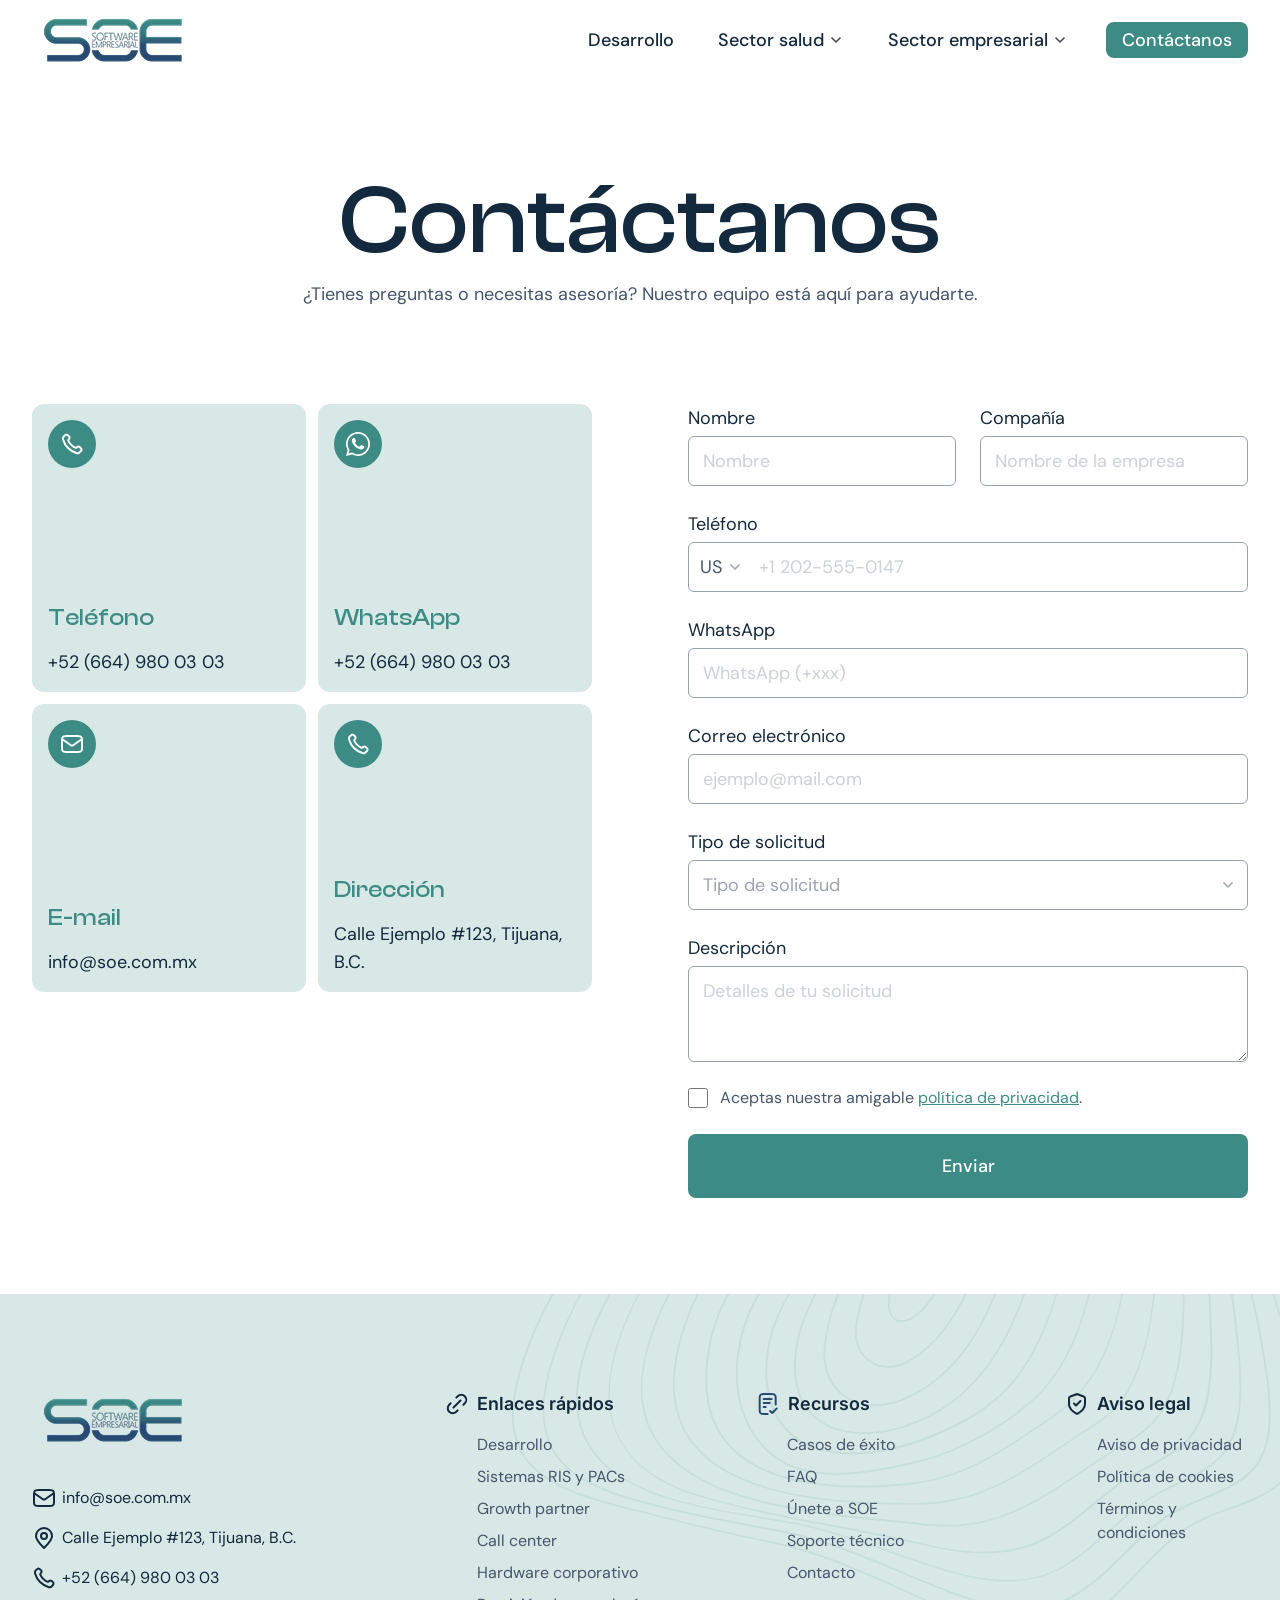
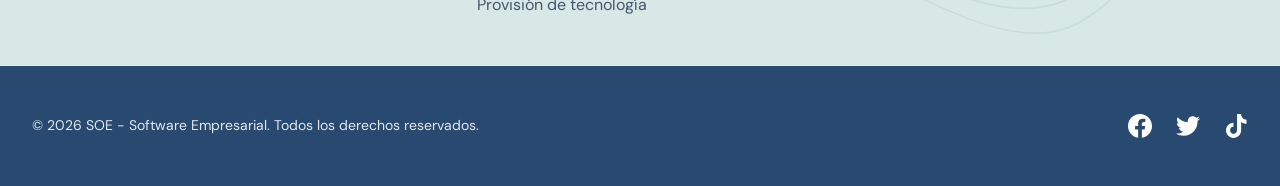
<file: src/contactanos.html>
<!DOCTYPE html>
<html lang="en" data-theme="light" class="scroll-smooth">

<head>
  <meta charset="UTF-8" />
  <meta name="viewport" content="width=device-width, initial-scale=1.0" />
  <title>SOE</title>

  <!-- favicon  -->
  <link rel="apple-touch-icon" sizes="180x180" href="./images/favicon/apple-touch-icon.png">
  <link rel="icon" type="image/png" sizes="32x32" href="./images/favicon/favicon-32x32.png">
  <link rel="icon" type="image/png" sizes="16x16" href="./images/favicon/favicon-16x16.png">
  <link rel="manifest" href="./images/favicon/site.webmanifest">

  <!-- google font  -->
  <link rel="preconnect" href="https://fonts.googleapis.com">
  <link rel="preconnect" href="https://fonts.gstatic.com" crossorigin>
  <link
    href="https://fonts.googleapis.com/css2?family=DM+Sans:ital,opsz,wght@0,9..40,100..1000;1,9..40,100..1000&family=Inter:ital,opsz,wght@0,14..32,100..900;1,14..32,100..900&display=swap"
    rel="stylesheet">

  <!-- custom font start  -->
  <link rel="stylesheet" href="./fonts/web-clash-display/css/clash-display.css">
  <link rel="stylesheet" href="./css/style.min.css">
</head>

<body>
  <!-- Preloader -->
  <div id="preloader" class="fixed inset-0 bg-white z-50 flex items-center justify-center">
    <img src="./images/soe-logo.png" alt="logo">
    <div
      class="w-16 h-16 border-4 border-gray-300 rounded-full spinner border-t-blue-500 absolute left-0 right-0 m-auto">
    </div>
  </div>

  <!-- Header -->
  <header class="bg-white py-2.5 sticky top-0 z-30 lg:shadow-none shadow-xl">
    <!-- desktop nav -->
    <div class="container flex flex-row justify-between gap-5 lg:gap-8 items-center">
      <a href="index.html"><img src="./images/soe-logo.png" alt="gembet" class="xl:w-auto w-[116px]" /></a>

      <div class="md:hidden">
        <button
          class="justify-center text-text-body-primary text-xs font-medium font-Inter leading-none text-center flex flex-col gap-1"
          data-mobile-menu-toggle="">
          <img src="./images/menu.svg" alt="menu" />
        </button>
      </div>
      <!-- Desktop Nav -->
      <nav class="hidden md:flex space-x-4 items-center">
        <ul class="flex flex-row gap-5 lg:gap-8 items-center">
          <li>
            <a href="./development.html"
              class="text-slate-800 text-base lg:text-lg font-medium leading-7 transition-all px-1.5 py-1  hover:text-slate-500 active:text-slate-500 focus:text-slate-500 ">Desarrollo</a>
          </li>
          <li class="relative dropdown transition-all">
            <button
              class="dropdown-toggle flex justify-center items-center transition-all cursor-pointer text-slate-800 text-base lg:text-lg font-medium leading-7 px-1.5 py-1 gap-1  hover:text-slate-500"
              data-dropdown>
              Sector salud
              <svg xmlns="http://www.w3.org/2000/svg" width="16" height="16" viewBox="0 0 16 16" fill="none"
                class="transition-all">
                <path d="M4 6L8 10L12 6" stroke="#425464" stroke-width="1.75" stroke-linecap="round"
                  stroke-linejoin="round" />
              </svg>
            </button>
            <div
              class="dropdown-menu dropdown-content transition-all right-0 w-[250px] p-3 bg-white rounded-xl shadow-custom absolute">
              <ul class="flex flex-col">
                <li>
                  <a href="./systems.html"
                    class="flex flex-row gap-3 p-3 hover:bg-zinc-200 active:bg-zinc-200 focus:bg-zinc-200 rounded-lg transition-all duration-300 text-slate-800 text-base lg:text-lg font-medium leading-7">
                    Sistemas RIS y PACs
                  </a>
                </li>

                <li>
                  <a href="./partner.html"
                    class="flex flex-row gap-3 p-3 hover:bg-zinc-200 active:bg-zinc-200 focus:bg-zinc-200 rounded-lg transition-all duration-300 text-slate-800 text-base lg:text-lg font-medium leading-7">
                    Growth partner
                  </a>
                </li>
                <li>
                  <a href="./call-center.html"
                    class="flex flex-row gap-3 p-3 hover:bg-zinc-200 active:bg-zinc-200 focus:bg-zinc-200 rounded-lg transition-all duration-300 text-slate-800 text-base lg:text-lg font-medium leading-7">
                    Call center
                  </a>
                </li>
              </ul>
            </div>
          </li>
          <li class="relative dropdown transition-all">
            <button
              class="dropdown-toggle flex justify-center items-center transition-all cursor-pointer text-slate-800 text-base lg:text-lg font-medium leading-7 px-1.5 py-1 gap-1  hover:text-slate-500"
              data-dropdown>
              Sector empresarial
              <svg xmlns="http://www.w3.org/2000/svg" width="16" height="16" viewBox="0 0 16 16" fill="none"
                class="transition-all">
                <path d="M4 6L8 10L12 6" stroke="#425464" stroke-width="1.75" stroke-linecap="round"
                  stroke-linejoin="round" />
              </svg>
            </button>
            <div
              class="dropdown-menu dropdown-content transition-all right-0 w-[250px] p-3 bg-white rounded-xl shadow-custom absolute">
              <ul class="flex flex-col">
                <li>
                  <a href="./hardware.html"
                    class="flex flex-row gap-3 p-3 hover:bg-zinc-200 active:bg-zinc-200 focus:bg-zinc-200 rounded-lg transition-all duration-300 text-slate-800 text-base lg:text-lg font-medium leading-7">
                    Hardware corporativo
                  </a>
                </li>

                <li>
                  <a href="./soluciones.html"
                    class="flex flex-row gap-3 p-3 hover:bg-zinc-200 active:bg-zinc-200 focus:bg-zinc-200 rounded-lg transition-all duration-300 text-slate-800 text-base lg:text-lg font-medium leading-7">
                    Provisión de tecnología 
                  </a>
                </li>
              </ul>
            </div>
          </li>
          <li class="relative dropdown group transition-all">
            <button
              class="dropdown-toggle flex justify-center items-center transition-all cursor-pointer text-white text-base lg:text-lg font-medium leading-7 px-2 lg:px-4 py-1 gap-1 bg-slate-500 rounded-lg linkify"
              data-href="./contactanos.html" data-dropdown>
              Contáctanos
            </button>
            <div
              class="dropdown-menu dropdown-content absolute group-hover:!block transition-all right-0 w-[350px] p-3 bg-white rounded-xl shadow-custom">
              <ul class="flex flex-col">
                <li>
                  <a href="mailto:+52 664 980 03 03"
                    class="flex flex-row gap-3 p-3 hover:bg-zinc-200 active:bg-zinc-200 focus:bg-zinc-200 rounded-lg transition-all duration-300">
                    <span class="">
                      <img src="./images/call.svg" alt="call" />
                    </span>
                    <span class="flex flex-col">
                      <span class="text-slate-800 text-base lg:text-lg font-medium leading-7">Atención telefónica</span>
                      <span class="text-slate-600 text-base lg:text-lg font-normal leading-7">+52 (664) 980 03 03</span>
                    </span>
                  </a>
                </li>

                <li>
                  <a href="https://wa.link/tjyxcl"
                    class="flex flex-row gap-3 p-3 hover:bg-zinc-200 active:bg-zinc-200 focus:bg-zinc-200 rounded-lg transition-all duration-300">
                    <span class="">
                      <img src="./images/whatsapp-dropdown.svg" alt="whatsapp" />
                    </span>
                    <span class="flex flex-col">
                      <span class="text-slate-800 text-base lg:text-lg font-medium leading-7">WhatsApp</span>
                      <span class="text-slate-600 text-base lg:text-lg font-normal leading-7">+52 (664) 980 03 03</span>
                    </span>
                  </a>
                </li>
                <li>
                  <a href="mailto:info@soe.com.mx"
                    class="flex flex-row gap-3 p-3 hover:bg-zinc-200 active:bg-zinc-200 focus:bg-zinc-200 rounded-lg transition-all duration-300">
                    <span class="">
                      <img src="./images/mail-dropdown.svg" alt="mail" />
                    </span>
                    <span class="flex flex-col">
                      <span class="text-slate-800 text-base lg:text-lg font-medium leading-7">Enviar mensaje</span>
                      <span class="text-slate-600 text-base lg:text-lg font-normal leading-7">info@soe.com.mx</span>
                    </span>
                  </a>
                </li>
                <li>
                  <a href=""
                    class="flex flex-row gap-3 p-3 hover:bg-zinc-200 active:bg-zinc-200 focus:bg-zinc-200 rounded-lg transition-all duration-300">
                    <span class="">
                      <img src="./images/location-dropdown.svg" alt="location" />
                    </span>
                    <span class="flex flex-col">
                      <span class="text-slate-800 text-base lg:text-lg font-medium leading-7">Dirección</span>
                      <span class="text-slate-600 text-base lg:text-lg font-normal leading-7">Calle Ejemplo #123,
                        Tijuana, B.C.</span>
                    </span>
                  </a>
                </li>
              </ul>
            </div>
          </li>
        </ul>
      </nav>
    </div>

    <!-- Mobile Offcanvas -->
    <div class="offcanvas fixed inset-0 bg-white bg-opacity-50 h-screen overflow-y-auto z-50 md:hidden" id="mobileMenu">
      <div class="bg-white w-full max-w-full h-full py-4 relative">
        <div class="flex flex-row items-center justify-between px-4">
          <a href="">
            <img src="./images/soe-logo.png" alt="logo" class="w-[120px]" />
          </a>
          <button class="cursor-pointer" data-close-mobile>
            <img src="./images/close.svg" alt="close" />
          </button>
        </div>
        <div class="mt-5 px-4">
          <nav class="flex space-x-4 items-center">
            <ul class="flex flex-col gap-5">
              <li class="flex flex-col justify-start text-start">
                <a href="./development.html"
                  class="text-slate-800 text-base lg:text-lg font-medium leading-7 transition-all px-1.5 py-1  hover:text-slate-500 active:text-slate-500 focus:text-slate-500 ">Desarrollo</a>
              </li>

              <li class="relative dropdown transition-all flex flex-col justify-start">
                <button
                  class="dropdown-toggle flex justify-start items-center transition-all cursor-pointer text-slate-800 text-base lg:text-lg font-medium leading-7 px-1.5 py-1 gap-1  hover:text-slate-500 active:text-slate-500 focus:text-slate-500 "
                  data-dropdown>
                  Sector salud
                  <svg xmlns="http://www.w3.org/2000/svg" width="16" height="16" viewBox="0 0 16 16" fill="none"
                    class="transition-all">
                    <path d="M4 6L8 10L12 6" stroke="#425464" stroke-width="1.75" stroke-linecap="round"
                      stroke-linejoin="round" />
                  </svg>
                </button>
                <div class="dropdown-menu dropdown-content transition-all w-full p-3 rounded-xl">
                  <ul class="flex flex-col">
                    <li>
                      <a href="./systems.html"
                        class="flex flex-row gap-3 p-3 hover:bg-zinc-200 active:bg-zinc-200 focus:bg-zinc-200 rounded-lg transition-all duration-300 text-slate-800 text-base lg:text-lg font-medium leading-7">
                        Sistemas RIS y PACs
                      </a>
                    </li>

                    <li>
                      <a href="./partner.html"
                        class="flex flex-row gap-3 p-3 hover:bg-zinc-200 active:bg-zinc-200 focus:bg-zinc-200 rounded-lg transition-all duration-300 text-slate-800 text-base lg:text-lg font-medium leading-7">
                        Growth partner
                      </a>
                    </li>
                    <li>
                      <a href="./call-center.html"
                        class="flex flex-row gap-3 p-3 hover:bg-zinc-200 active:bg-zinc-200 focus:bg-zinc-200 rounded-lg transition-all duration-300 text-slate-800 text-base lg:text-lg font-medium leading-7">
                        Call center
                      </a>
                    </li>
                  </ul>
                </div>
              </li>
              <li class="relative dropdown transition-all flex flex-col justify-start">
                <button
                  class="dropdown-toggle flex justify-start items-center transition-all cursor-pointer text-slate-800 text-base lg:text-lg font-medium leading-7 px-1.5 py-1 gap-1  hover:text-slate-500 active:text-slate-500 focus:text-slate-500 "
                  data-dropdown>
                  Sector empresarial
                  <svg xmlns="http://www.w3.org/2000/svg" width="16" height="16" viewBox="0 0 16 16" fill="none"
                    class="transition-all">
                    <path d="M4 6L8 10L12 6" stroke="#425464" stroke-width="1.75" stroke-linecap="round"
                      stroke-linejoin="round" />
                  </svg>
                </button>
                <div class="dropdown-menu dropdown-content transition-all w-full p-3 bg-white rounded-xl">
                  <ul class="flex flex-col">
                    <li>
                      <a href="./hardware.html"
                        class="flex flex-row gap-3 p-3 hover:bg-zinc-200 active:bg-zinc-200 focus:bg-zinc-200 rounded-lg transition-all duration-300 text-slate-800 text-base lg:text-lg font-medium leading-7">
                        Hardware corporativo
                      </a>
                    </li>

                    <li>
                      <a href="./soluciones.html"
                        class="flex flex-row gap-3 p-3 hover:bg-zinc-200 active:bg-zinc-200 focus:bg-zinc-200 rounded-lg transition-all duration-300 text-slate-800 text-base lg:text-lg font-medium leading-7">
                        Provisión de tecnología 
                      </a>
                    </li>
                  </ul>
                </div>
              </li>
            </ul>
          </nav>
        </div>
        <div class="pt-6">
          <div class="border-b border-[#E7EAEC]"></div>
          <div class="px-4 py-6 flex flex-row justify-around">
            <ul class="space-y-3">
              <li class="flex flex-row gap-1 items-center">
                <img src="./images/list-menu.svg" alt="recursos" />
                <h4 class="text-basic-black text-base font-DMSans font-medium">
                  Recursos
                </h4>
              </li>
              <li>
                <a href="#" class="text-basic-black text-sm font-DMSans font-normal">Casos de éxito</a>
              </li>
              <li>
                <a href="#" class="text-basic-black text-sm font-DMSans font-normal">FAQ</a>
              </li>
              <li>
                <a href="#" class="text-basic-black text-sm font-DMSans font-normal">Únete a SOE</a>
              </li>
            </ul>
            <ul class="space-y-3">
              <li class="flex flex-row gap-1 items-center">
                <img src="./images/shield-menu.svg" alt="recursos" />
                <h4 class="text-basic-black text-base font-DMSans font-medium">
                  Aviso legal
                </h4>
              </li>
              <li>
                <a href="#" class="text-basic-black text-sm font-DMSans font-normal">Aviso de privacidad</a>
              </li>
              <li>
                <a href="#" class="text-basic-black text-sm font-DMSans font-normal">FAQ</a>
              </li>
              <li>
                <a href="#" class="text-basic-black text-sm font-DMSans font-normal">Términos y condiciones</a>
              </li>
            </ul>
          </div>
          <div class="px-4">
            <a href="./contactanos.html"
              class="flex justify-center items-center transition-all cursor-pointer text-white text-base lg:text-lg font-medium leading-7 px-2 lg:px-4 py-[10px] gap-1 bg-slate-500 rounded-lg">
              Contáctanos
            </a>
            <div class="pt-6">
              <ul class="flex flex-col">
                <li>
                  <a href="mailto:+52 664 980 03 03"
                    class="flex flex-row gap-3 p-3 hover:bg-zinc-200 active:bg-zinc-200 focus:bg-zinc-200 rounded-lg transition-all duration-300">
                    <span class="mt-1">
                      <img src="./images/call.svg" alt="call" />
                    </span>
                    <span class="flex flex-col">
                      <span class="text-slate-800 text-base lg:text-lg font-medium leading-7">Atención telefónica</span>
                      <span class="text-slate-600 text-base lg:text-lg font-normal leading-7">+52 (664) 980 03 03</span>
                    </span>
                  </a>
                </li>

                <li>
                  <a href="https://wa.link/tjyxcl"
                    class="flex flex-row gap-3 p-3 hover:bg-zinc-200 active:bg-zinc-200 focus:bg-zinc-200 rounded-lg transition-all duration-300">
                    <span class="mt-1">
                      <img src="./images/whatsapp-dropdown.svg" alt="whatsapp" />
                    </span>
                    <span class="flex flex-col">
                      <span class="text-slate-800 text-base lg:text-lg font-medium leading-7">WhatsApp</span>
                      <span class="text-slate-600 text-base lg:text-lg font-normal leading-7">+52 (664) 980 03 03</span>
                    </span>
                  </a>
                </li>
                <li>
                  <a href="mailto:info@soe.com.mx"
                    class="flex flex-row gap-3 p-3 hover:bg-zinc-200 active:bg-zinc-200 focus:bg-zinc-200 rounded-lg transition-all duration-300">
                    <span class="mt-1">
                      <img src="./images/mail-dropdown.svg" alt="mail" />
                    </span>
                    <span class="flex flex-col">
                      <span class="text-slate-800 text-base lg:text-lg font-medium leading-7">Enviar mensaje</span>
                      <span class="text-slate-600 text-base lg:text-lg font-normal leading-7">info@soe.com.mx</span>
                    </span>
                  </a>
                </li>
                <li>
                  <a href=""
                    class="flex flex-row gap-3 p-3 hover:bg-zinc-200 active:bg-zinc-200 focus:bg-zinc-200 rounded-lg transition-all duration-300">
                    <span class="mt-1">
                      <img src="./images/location-dropdown.svg" alt="location" />
                    </span>
                    <span class="flex flex-col">
                      <span class="text-slate-800 text-base lg:text-lg font-medium leading-7">Dirección</span>
                      <span class="text-slate-600 text-base lg:text-lg font-normal leading-7">Calle Ejemplo #123,
                        Tijuana, B.C.</span>
                    </span>
                  </a>
                </li>
              </ul>
            </div>
          </div>
        </div>
      </div>
    </div>
  </header>


  <main>


    <section class="lg:py-24 py-12">
      <div class="container flex flex-col lg:gap-24 gap-12">
        <div class="text-center flex flex-col gap-3 justify-center">
          <h1 class="text-slate-800 text-5xl md:text-7xl lg:text-8xl font-medium font-ClashDisplay lg:leading-[92px]">
            Contáctanos
          </h1>
          <p
            class="text-slate-600 text-base md:text-lg font-normal  leading-7 lg:w-auto w-[570px] max-w-full lg:m-0 m-auto">
            ¿Tienes preguntas o necesitas
            asesoría? Nuestro equipo está aquí para ayudarte.</p>
        </div>
        <div class="xl:gap-24 gap-12 grid lg:grid-cols-2 grid-cols-1">
          <div class="col-span-1">
            <div class="grid grid-cols-2 gap-3">
              <!-- single item start -->
              <div class="h-72 p-4 bg-zinc-200 rounded-xl flex flex-col justify-between items-start">
                <div class="">
                  <img src="./images/phone-round.svg" alt="phone">
                </div>
                <div class="flex flex-col gap-3">
                  <h4 class="text-slate-500 text-xl lg:text-2xl font-medium font-ClashDisplay lg:leading-9">Teléfono
                  </h4>
                  <a href="tel:+52 664 980 03 03"
                    class="text-slate-800 text-base lg:text-lg font-normal  lg:leading-7">+52
                    (664) 980 03
                    03</a>
                </div>
              </div>
              <!-- single item end -->

              <!-- single item start -->
              <div class="h-72 p-4 bg-zinc-200 rounded-xl flex flex-col justify-between items-start">
                <div class="">
                  <img src="./images/whatsapp-round.svg" alt="whatsapp">
                </div>
                <div class="flex flex-col gap-3">
                  <h4 class="text-slate-500 text-xl lg:text-2xl font-medium font-ClashDisplay lg:leading-9">WhatsApp
                  </h4>
                  <a href="https://wa.link/tjyxcl"
                    class="text-slate-800 text-base lg:text-lg font-normal  lg:leading-7">+52
                    (664) 980 03 03</a>
                </div>
              </div>
              <!-- single item end -->
              <!-- single item start -->
              <div class="h-72 p-4 bg-zinc-200 rounded-xl flex flex-col justify-between items-start">
                <div class="">
                  <img src="./images/mail-round.svg" alt="mail">
                </div>
                <div class="flex flex-col gap-3">
                  <h4 class="text-slate-500 text-xl lg:text-2xl font-medium font-ClashDisplay lg:leading-9">E-mail
                  </h4>
                  <a href="mailto:info@soe.com.mx"
                    class="text-slate-800 text-base lg:text-lg font-normal  lg:leading-7">info@soe.com.mx</a>
                </div>
              </div>
              <!-- single item end -->
              <!-- single item start -->
              <div class="h-72 p-4 bg-zinc-200 rounded-xl flex flex-col justify-between items-start">
                <div class="">
                  <img src="./images/phone-round.svg" alt="phone">
                </div>
                <div class="flex flex-col gap-3">
                  <h4 class="text-slate-500 text-xl lg:text-2xl font-medium font-ClashDisplay lg:leading-9">Dirección
                  </h4>
                  <a href="" class="text-slate-800 text-base lg:text-lg font-normal  lg:leading-7">Calle
                    Ejemplo
                    #123,
                    Tijuana, B.C.</a>
                </div>
              </div>
              <!-- single item end -->
            </div>
          </div>
          <div class="col-span-1">
            <form id="contactForm" novalidate class="lg:w-auto w-[540px] max-w-full lg:m-0 m-auto">

              <div class="grid md:grid-cols-2 grid-cols-1 gap-6">
                <!-- single item start  -->
                <div class="col-span-1 flex flex-col gap-1">
                  <label for="" class="text-slate-800 text-base lg:text-lg font-normal  lg:leading-7">Nombre</label>
                  <input type="text" name="name" placeholder="Nombre" required
                    class="w-full border border-gray-400  bg-white rounded-md px-3.5 py-2.5 justify-start text-gray-400 text-lg font-normal  leading-7" />
                  <p class="text-red-500 text-sm hidden mt-1">Nombre</p>
                </div>
                <!-- single item end -->

                <!-- single item start  -->
                <div class="col-span-1 flex flex-col gap-1">
                  <label for="" class="text-slate-800 text-base lg:text-lg font-normal  lg:leading-7">Compañía</label>
                  <input type="text" name="company" placeholder="Nombre de la empresa"
                    class="border border-gray-400  bg-white rounded-md px-3.5 py-2.5 w-full justify-start text-gray-400 text-lg font-normal  leading-7" />
                </div>
                <!-- single item end -->

                <!-- single item start  -->
                <div class="md:col-span-2 flex flex-col gap-1">
                  <label for="" class="text-slate-800 text-base lg:text-lg font-normal  lg:leading-7">Teléfono</label>

                  <div class="relative">
                    <div
                      class="absolute w-[55px] left-0 top-0 after:absolute after:bg-[url('../images/chevron-down.svg')] after:bg-no-repeat after:w-4 after:h-4 after:right-0 after:top-1/2 after:-translate-y-1/2 h-full">
                      <select id="country" name="country" required
                        class="border-0 outline-0 ring-0 rounded px-3 py-2 appearance-none w-full text-slate-600 text-lg font-normal  leading-7 h-full relative z-20">
                        <!-- Injected by JS -->
                      </select>
                    </div>
                    <input id="phone" name="phone" type="tel" required
                      class=" pl-[70px] pr-3.5 py-2.5 w-full border border-gray-400  bg-white rounded-md px-[14px] justify-start text-gray-400 text-lg font-normal  leading-7" />

                  </div>
                  <p id="phoneError" class="text-red-500 text-sm hidden">Número de teléfono inválido.</p>
                </div>
                <!-- single item end -->
                <!-- single item start  -->
                <div class="md:col-span-2 flex flex-col gap-1">
                  <label for="" class="text-slate-800 text-base lg:text-lg font-normal  lg:leading-7">WhatsApp</label>
                  <input name="whatsapp" type="tel" placeholder="WhatsApp (+xxx)"
                    class="w-full border border-gray-400  bg-white rounded-md px-3.5 py-2.5 justify-start text-gray-400 text-lg font-normal  leading-7" />
                </div>
                <!-- single item end -->
                <!-- single item start  -->
                <div class="md:col-span-2 flex flex-col gap-1">
                  <label for="" class="text-slate-800 text-base lg:text-lg font-normal  lg:leading-7">Correo
                    electrónico</label>
                  <input name="email" type="email" placeholder="ejemplo@mail.com" required
                    class="w-full border border-gray-400  bg-white rounded-md px-3.5 py-2.5 justify-start text-gray-400 text-lg font-normal  leading-7" />
                  <p class="text-red-500 text-sm hidden mt-1">Ingrese un correo electrónico válido.</p>
                </div>
                <!-- single item end -->

                <!-- single item start  -->
                <div class="md:col-span-2 flex flex-col gap-1">
                  <label for="" class="text-slate-800 text-base lg:text-lg font-normal  lg:leading-7">Tipo de
                    solicitud</label>
                  <div
                    class="relative after:absolute after:bg-[url('../images/chevron-down.svg')] after:bg-no-repeat after:w-4 after:h-4 after:right-3 after:top-1/2 after:-translate-y-1/2 ">
                    <select name="type" required
                      class="w-full border border-gray-400  bg-white rounded-md px-3.5 py-2.5 justify-start text-gray-400 text-lg font-normal  leading-7 appearance-none">
                      <option value="" disabled selected>Tipo de solicitud</option>
                      <option value="consulta">Consulta</option>
                      <option value="soporte">Soporte</option>
                      <option value="ventas">Ventas</option>
                    </select>
                  </div>
                  <p class="text-red-500 text-sm hidden mt-1">Seleccione un tipo de solicitud.</p>
                </div>
                <!-- single item end -->

                <!-- single item start  -->
                <div class="md:col-span-2  flex flex-col gap-1">
                  <label for=""
                    class="text-slate-800 text-base lg:text-lg font-normal  lg:leading-7">Descripción</label>
                  <textarea name="message" placeholder="Detalles de tu solicitud" required
                    class="h-24 w-full border border-gray-400  bg-white rounded-md px-3.5 py-2.5 justify-start text-gray-400 text-lg font-normal  leading-7"></textarea>
                  <p class="text-red-500 text-sm hidden mt-1">Por favor, escribe un mensaje.</p>
                </div>
                <!-- single item end -->
                <!-- single item start  -->
                <div class="md:col-span-2 flex flex-col gap-1">
                  <div class="flex flex-row items-center gap-3">
                    <input id="privacy" type="checkbox" class="form-checkbox w-5 h-5" />
                    <label for="privacy" class="text-slate-600 text-base font-normal  leading-normal">Aceptas
                      nuestra amigable <a href="#" class="text-slate-500 underline">política de privacidad</a>.</label>
                  </div>
                  <p id="privacyError" class="text-red-500 text-sm hidden">Debe aceptar la política de privacidad.</p>
                </div>
                <!-- single item end -->
                <div class="md:col-span-2">
                  <button type="submit"
                    class="w-full min-h-16 p-4 bg-slate-500 rounded-lg flex flex-col cursor-pointer items-center gap-3.5 text-center justify-center text-white text-lg font-medium  leading-7  hover:text-slate-500 active:text-slate-500 hover:bg-white hover:shadow hover:outline focus:text-slate-500 focus:bg-white focus:shadow transition-colors duration-300">
                    Enviar
                  </button>
                </div>
              </div>

            </form>
          </div>
        </div>
      </div>
    </section>


  </main>

  <footer class=" bg-zinc-200 bg-[url('../images/shape-footer.svg')] bg-no-repeat bg-right-top">
    <div
      class="container pt-[60px] md:pt-24 pb-12 grid lg:grid-cols-12 sm:grid-cols-3 grid-cols-2 lg:gap-6 gap-y-12 gap-x-3">
      <!-- single item start  -->
      <div class="xl:col-span-4 sm:col-span-3 col-span-2 flex flex-col gap-9">
        <div>
          <a href="">
            <img src="./images/soe-logo.png" alt="soe-logo">
          </a>
        </div>
        <ul class="flex flex-col gap-4">
          <li><a href="mailto:info@soe.com.mx"
              class="flex flex-row items-center gap-1.5 text-slate-800 text-base font-normal  leading-normal  hover:text-slate-500 active:text-slate-500 focus:text-slate-500  transition-colors duration-300">
              <span>
                <img src="images/mail.svg" alt="mail">
              </span>
              <span>
                info@soe.com.mx</span>
            </a></li>

          <li><a href=""
              class="flex flex-row items-center gap-1.5 text-slate-800 text-base font-normal  leading-normal  hover:text-slate-500 active:text-slate-500 focus:text-slate-500  transition-colors duration-300">
              <span>
                <img src="images/location.svg" alt="location">
              </span>
              <span>
                Calle Ejemplo #123, Tijuana, B.C.</span>
            </a></li>
          <li><a href="tel:+52 664 980 03 03"
              class="flex flex-row items-center gap-1.5 text-slate-800 text-base font-normal  leading-normal  hover:text-slate-500 active:text-slate-500 focus:text-slate-500  transition-colors duration-300">
              <span>
                <img src="images/phone.svg" alt="phone">
              </span>
              <span>
                +52 (664) 980 03 03</span>
            </a></li>

        </ul>
      </div>
      <!-- single item end -->

      <!-- Enlaces rápidos -->
      <div class="lg:col-span-3 col-span-1">
        <h4 class="flex items-center gap-2 text-slate-800 text-lg font-semibold font-Inter leading-normal">
          <img src="./images/link.svg" alt="link" />
          Enlaces rápidos
        </h4>
        <ul class="mt-4 space-y-2 pl-8">
          <li><a href="#"
              class="text-slate-600 text-base   hover:text-slate-500 active:text-slate-500 focus:text-slate-500  transition-colors duration-300">Desarrollo</a>
          </li>
          <li><a href="#"
              class="text-slate-600 text-base   hover:text-slate-500 active:text-slate-500 focus:text-slate-500  transition-colors duration-300">Sistemas
              RIS y PACs</a></li>
          <li><a href="#"
              class="text-slate-600 text-base   hover:text-slate-500 active:text-slate-500 focus:text-slate-500  transition-colors duration-300">Growth
              partner</a></li>
          <li><a href="#"
              class="text-slate-600 text-base   hover:text-slate-500 active:text-slate-500 focus:text-slate-500  transition-colors duration-300">Call
              center</a></li>
          <li><a href="#"
              class="text-slate-600 text-base   hover:text-slate-500 active:text-slate-500 focus:text-slate-500  transition-colors duration-300">Hardware
              corporativo</a></li>
          <li><a href="#"
              class="text-slate-600 text-base   hover:text-slate-500 active:text-slate-500 focus:text-slate-500  transition-colors duration-300">Provisión
              de tecnología</a></li>
        </ul>
      </div>

      <!-- Recursos -->
      <div class="lg:col-span-3 col-span-1">
        <h4 class="flex items-center gap-2 text-slate-800 text-lg font-semibold font-Inter leading-normal">
          <img src="./images/recursos.svg" alt="recursos" />
          Recursos
        </h4>
        <ul class="mt-4 space-y-2 pl-8">
          <li><a href="#"
              class="text-slate-600 text-base   hover:text-slate-500 active:text-slate-500 focus:text-slate-500  transition-colors duration-300">Casos
              de
              éxito</a></li>
          <li><a href="#"
              class="text-slate-600 text-base   hover:text-slate-500 active:text-slate-500 focus:text-slate-500  transition-colors duration-300">FAQ</a>
          </li>
          <li><a href="#"
              class="text-slate-600 text-base   hover:text-slate-500 active:text-slate-500 focus:text-slate-500  transition-colors duration-300">Únete
              a
              SOE</a></li>
          <li><a href="#"
              class="text-slate-600 text-base   hover:text-slate-500 active:text-slate-500 focus:text-slate-500  transition-colors duration-300">Soporte
              técnico</a></li>
          <li><a href="#"
              class="text-slate-600 text-base   hover:text-slate-500 active:text-slate-500 focus:text-slate-500  transition-colors duration-300">Contacto</a>
          </li>
        </ul>
      </div>

      <!-- Aviso legal -->
      <div class="lg:col-span-2 col-span-1">
        <h4 class="flex items-center gap-2 text-slate-800 text-lg font-semibold font-Inter leading-normal">
          <img src="./images/shield-tick.svg" alt="shield-tick" />
          Aviso legal
        </h4>
        <ul class="mt-4 space-y-2 pl-8">
          <li><a href="#"
              class="text-slate-600 text-base   hover:text-slate-500 active:text-slate-500 focus:text-slate-500  transition-colors duration-300">Aviso
              de
              privacidad</a></li>
          <li><a href="#"
              class="text-slate-600 text-base   hover:text-slate-500 active:text-slate-500 focus:text-slate-500  transition-colors duration-300">Política
              de cookies</a></li>
          <li><a href="#"
              class="text-slate-600 text-base   hover:text-slate-500 active:text-slate-500 focus:text-slate-500  transition-colors duration-300">Términos
              y condiciones</a></li>
        </ul>
      </div>


    </div>
    <!-- copyright start  -->
    <div class="py-12 bg-cyan-900 border-t border-gray-200 ">
      <div
        class="container flex flex-row flex-wrap md:justify-between justify-center gap-6 md:text-start text-center items-center">
        <p class="text-gray-200 text-sm font-normal  leading-tight">© <span id="year"></span> SOE -
          Software
          Empresarial. Todos los derechos reservados.</p>
        <ul class="flex flex-row gap-6 items-center md:justify-start justify-center md:m-0 m-auto">
          <li><a href=""><img src="./images/facebook.svg" alt="facebook"></a></li>
          <li><a href=""><img src="./images/twitter.svg" alt="twitter"></a></li>
          <li><a href=""><img src="./images/tiktok.svg" alt="tiktok"></a></li>

        </ul>
      </div>
    </div>
    <!-- copyright end -->
  </footer>


  <script src="./js/index.js"></script>
  <script src="./js/from-validatioin.js"></script>

</body>

</html>
</file>
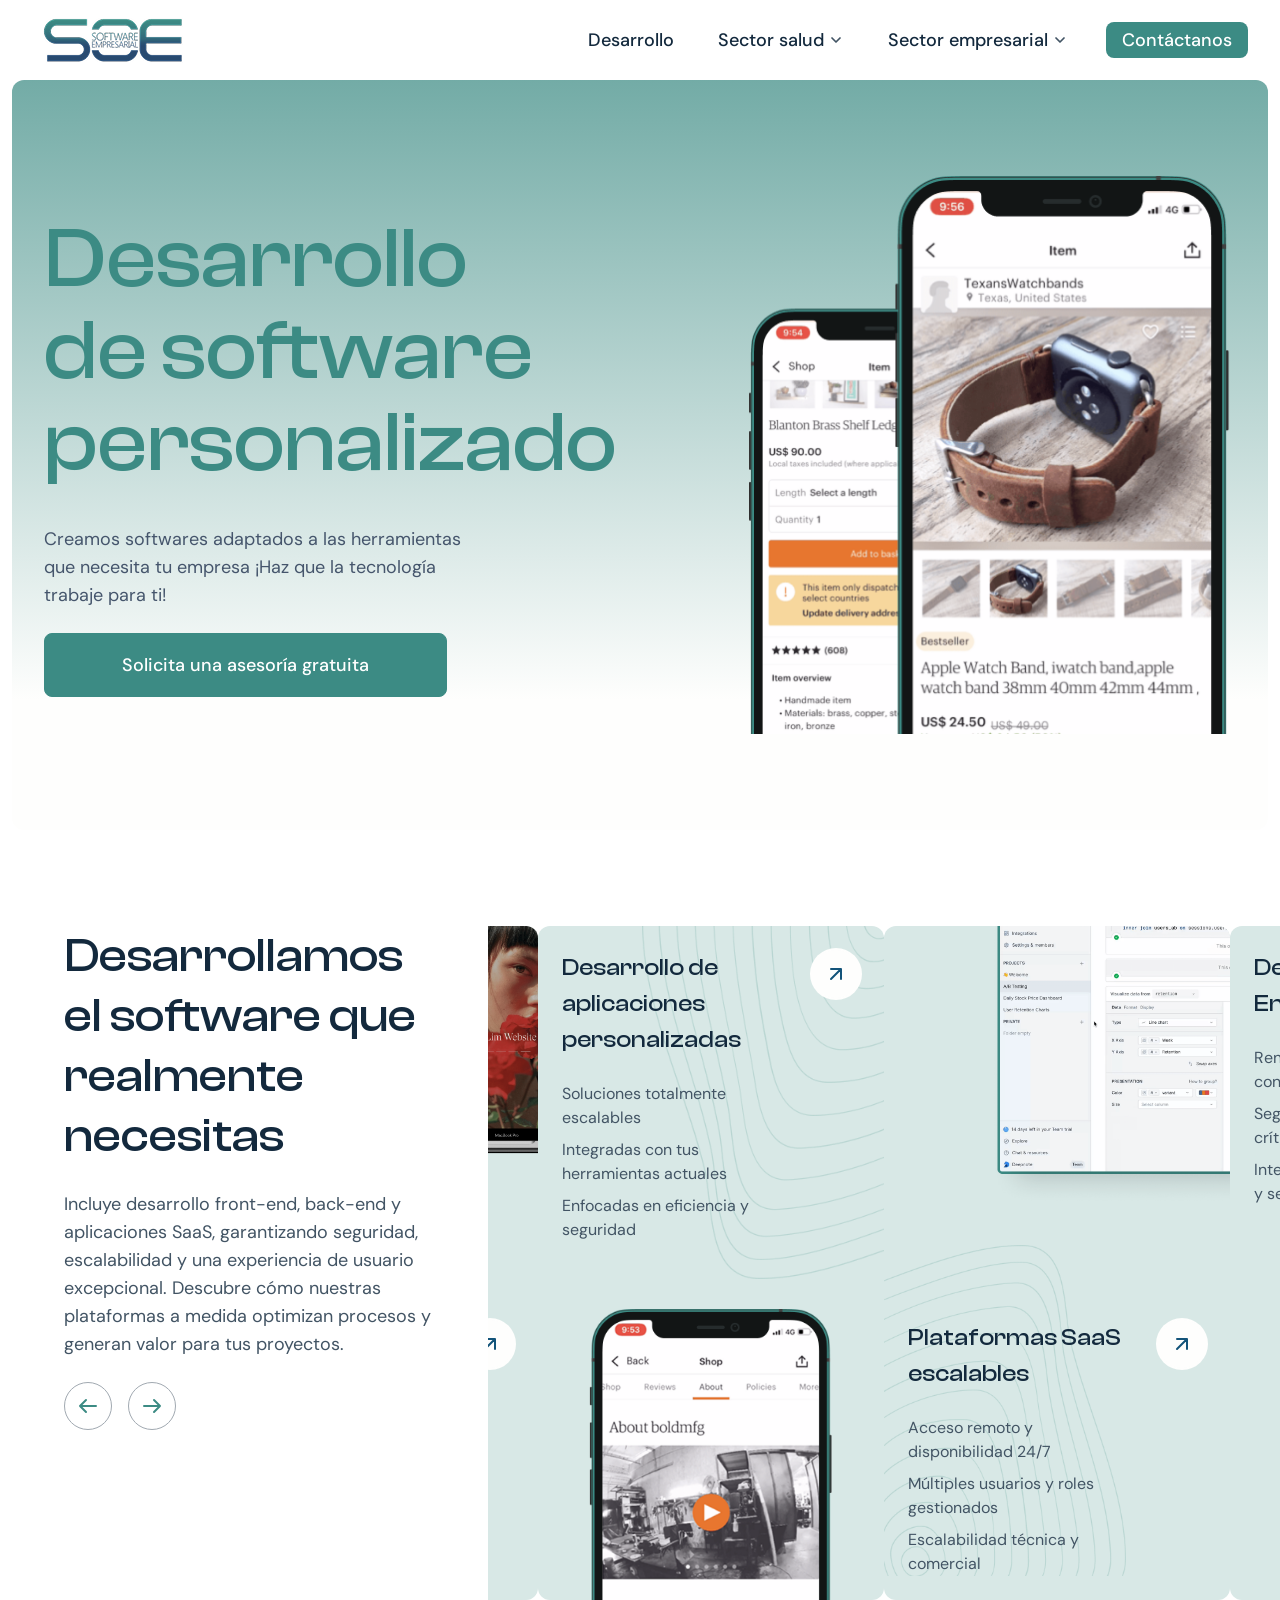
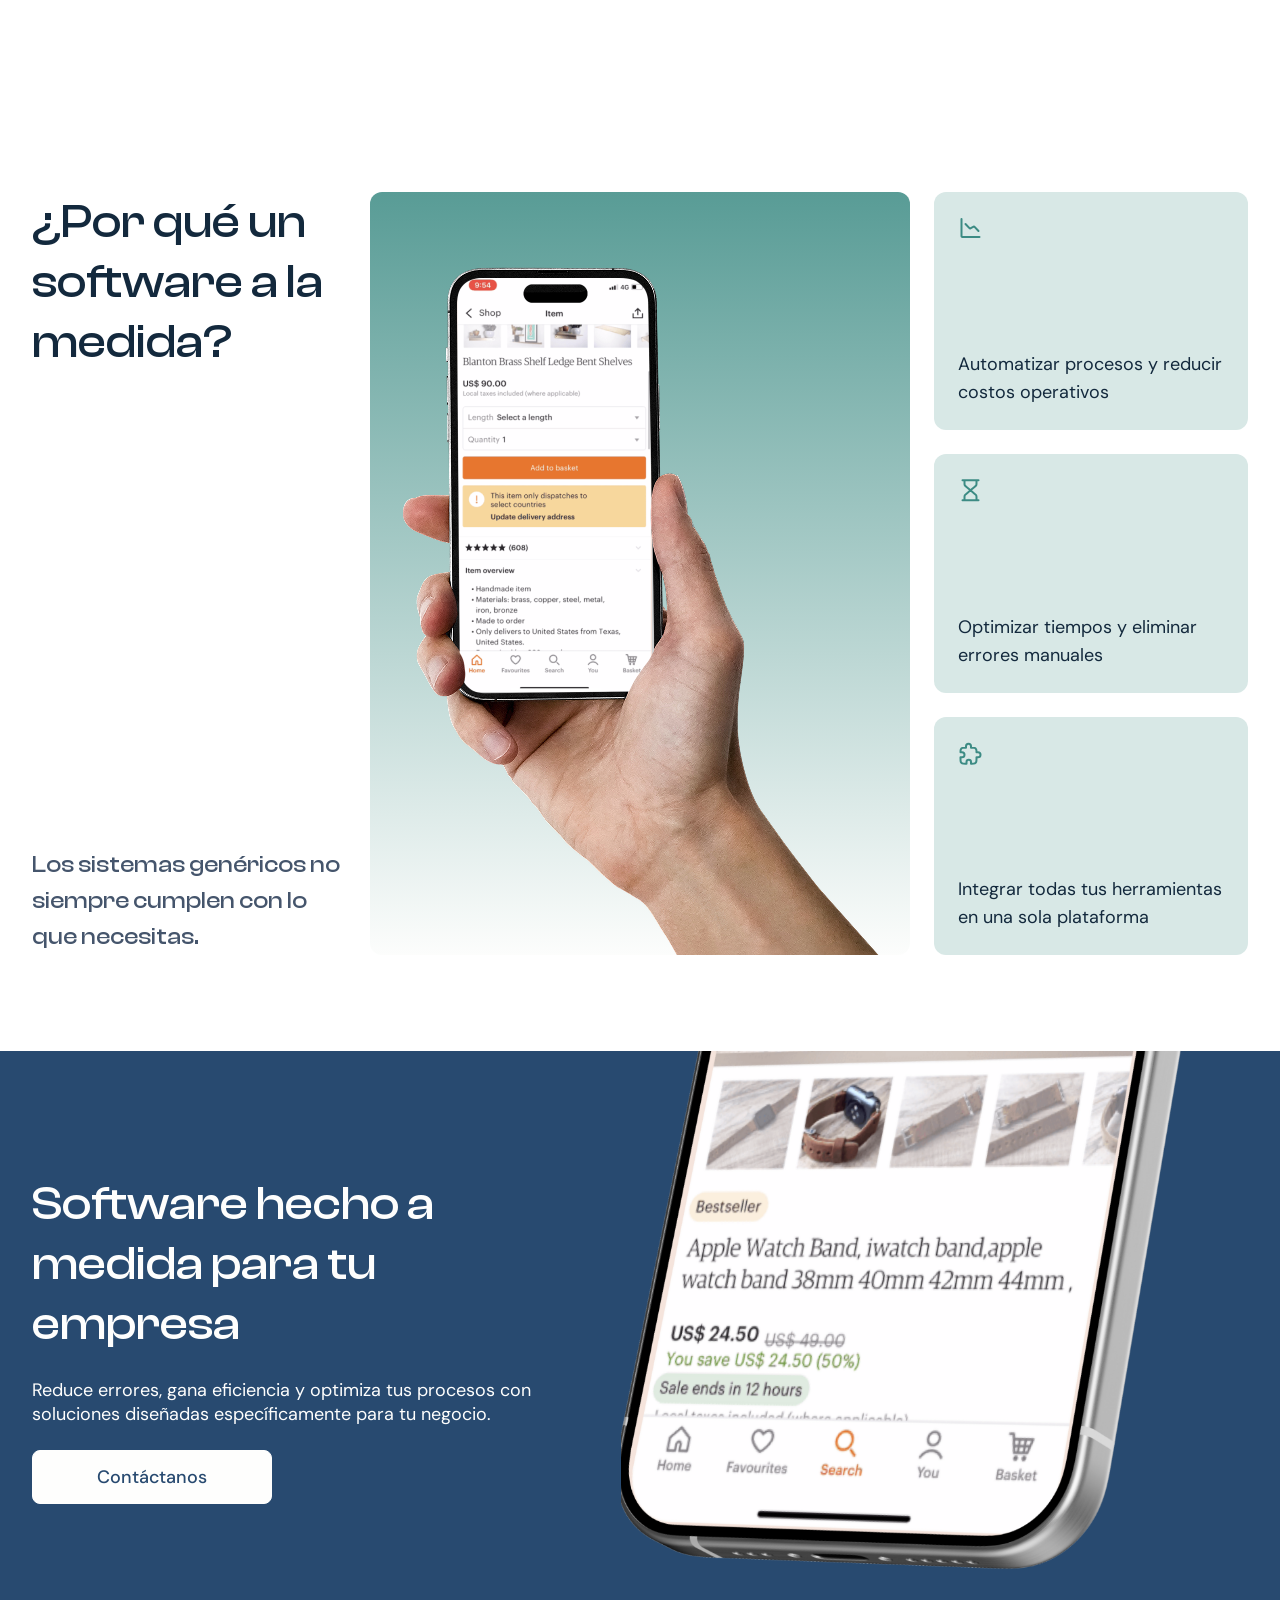
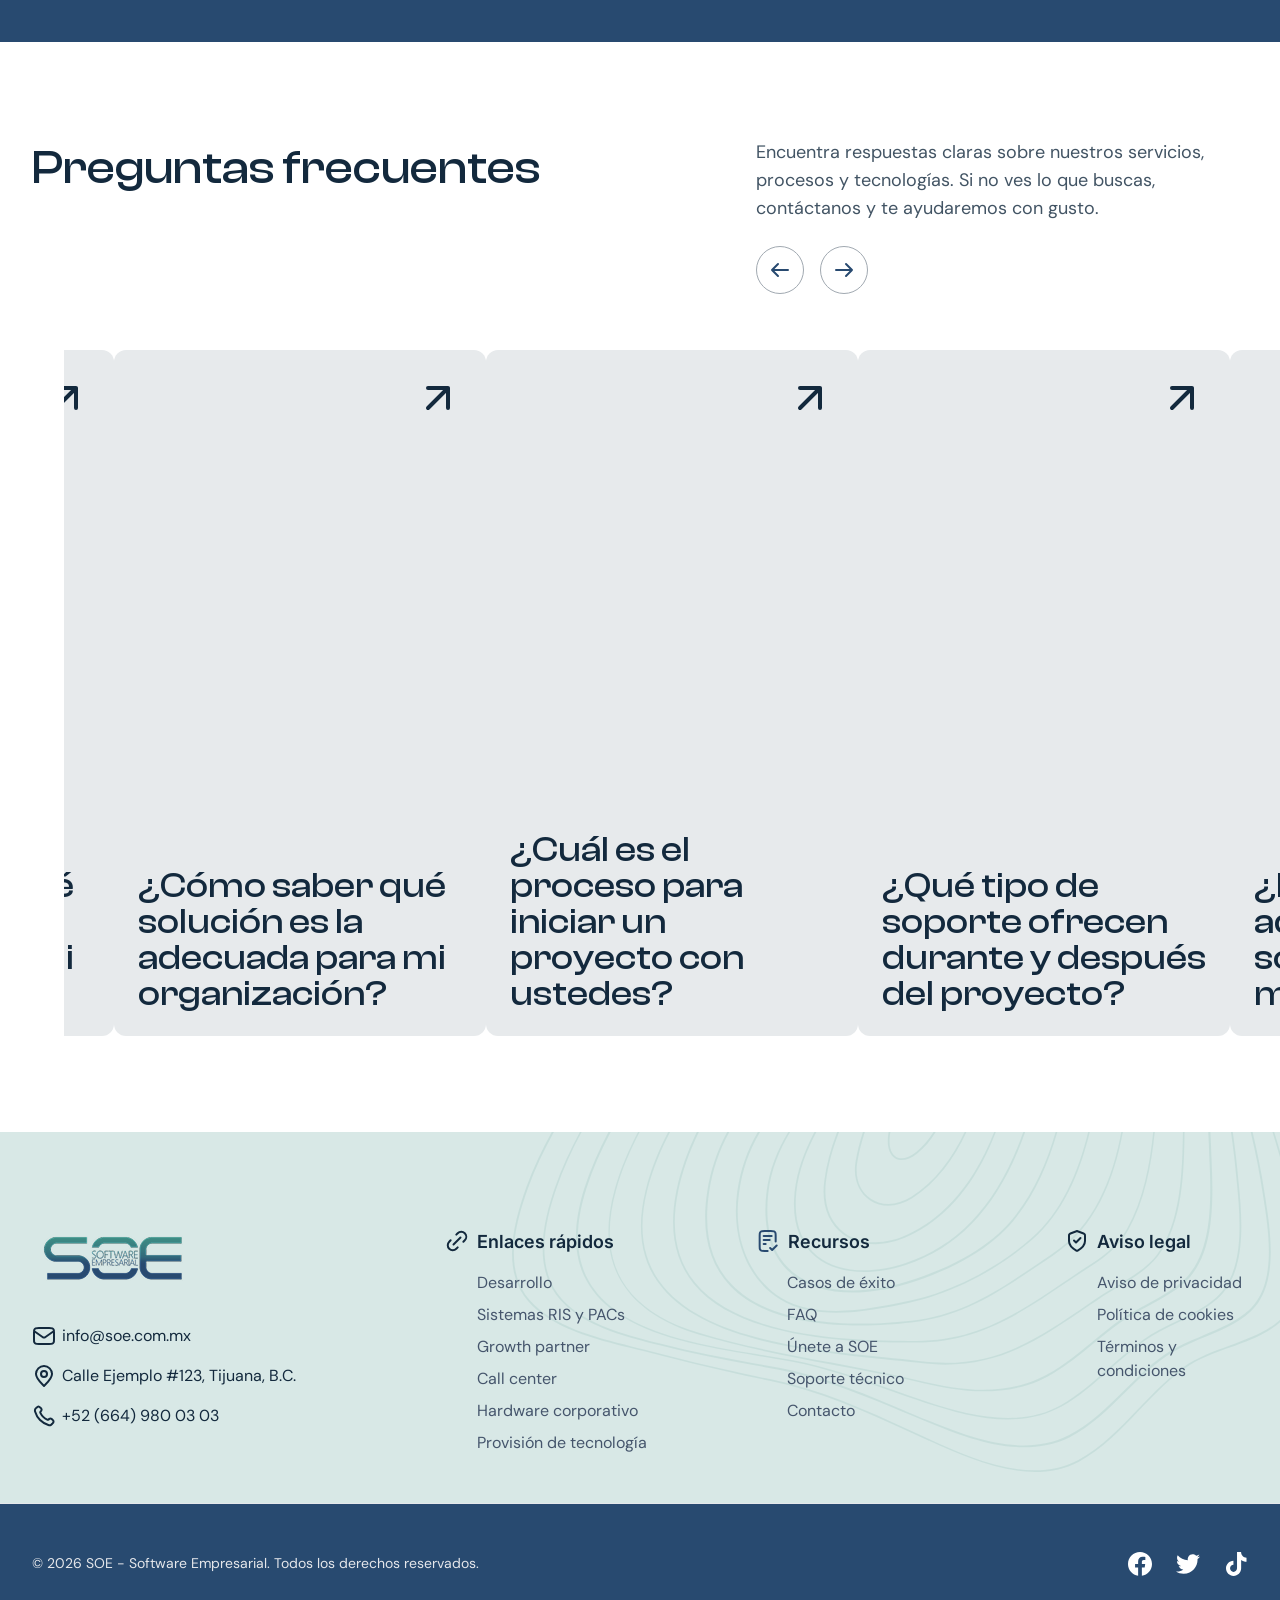
<file: src/development.html>
<!DOCTYPE html>
<html lang="en" data-theme="light" class="scroll-smooth">

<head>
  <meta charset="UTF-8" />
  <meta name="viewport" content="width=device-width, initial-scale=1.0" />
  <title>SOE</title>

  <!-- favicon  -->
  <link rel="apple-touch-icon" sizes="180x180" href="./images/favicon/apple-touch-icon.png" />
  <link rel="icon" type="image/png" sizes="32x32" href="./images/favicon/favicon-32x32.png" />
  <link rel="icon" type="image/png" sizes="16x16" href="./images/favicon/favicon-16x16.png" />
  <link rel="manifest" href="./images/favicon/site.webmanifest" />

  <!-- google font  -->
  <link rel="preconnect" href="https://fonts.googleapis.com" />
  <link rel="preconnect" href="https://fonts.gstatic.com" crossorigin />
  <link
    href="https://fonts.googleapis.com/css2?family=DM+Sans:ital,opsz,wght@0,9..40,100..1000;1,9..40,100..1000&family=Inter:ital,opsz,wght@0,14..32,100..900;1,14..32,100..900&display=swap"
    rel="stylesheet" />
  <link rel="stylesheet" href="./slick/slick.css">
  <link rel="stylesheet" href="./slick/slick-theme.css">
  <!-- swiper css -->
  <!-- <link rel="stylesheet" href="https://cdn.jsdelivr.net/npm/swiper@11/swiper-bundle.min.css" /> -->
  <!-- custom font start  -->
  <link rel="stylesheet" href="./fonts/web-clash-display/css/clash-display.css" />
  <link rel="stylesheet" href="./css/style.min.css" />
</head>

<body>
  <!-- Preloader -->
  <div id="preloader" class="fixed inset-0 bg-white z-50 flex items-center justify-center">
    <img src="./images/soe-logo.png" alt="soe-logo" />
    <div
      class="w-16 h-16 border-4 border-gray-300 rounded-full spinner border-t-blue-500 absolute left-0 right-0 m-auto">
    </div>
  </div>

  <!-- Header -->
  <header class="bg-white py-2.5 sticky top-0 z-30 lg:shadow-none shadow-xl">
    <!-- desktop nav -->
    <div class="container flex flex-row justify-between gap-5 lg:gap-8 items-center">
      <a href="index.html"><img src="./images/soe-logo.png" alt="gembet" class="xl:w-auto w-[116px]" /></a>

      <div class="md:hidden">
        <button
          class="justify-center text-text-body-primary text-xs font-medium font-Inter leading-none text-center flex flex-col gap-1"
          data-mobile-menu-toggle="">
          <img src="./images/menu.svg" alt="menu" />
        </button>
      </div>
      <!-- Desktop Nav -->
      <nav class="hidden md:flex space-x-4 items-center">
        <ul class="flex flex-row gap-5 lg:gap-8 items-center">
          <li>
            <a href="./development.html"
              class="text-slate-800 text-base lg:text-lg font-medium leading-7 transition-all px-1.5 py-1 hover:text-slate-500 active:text-slate-500 focus:text-slate-500">Desarrollo</a>
          </li>
          <li class="relative dropdown transition-all">
            <button
              class="dropdown-toggle flex justify-center items-center transition-all cursor-pointer text-slate-800 text-base lg:text-lg font-medium leading-7 px-1.5 py-1 gap-1 hover:text-slate-500"
              data-dropdown>
              Sector salud
              <svg xmlns="http://www.w3.org/2000/svg" width="16" height="16" viewBox="0 0 16 16" fill="none"
                class="transition-all">
                <path d="M4 6L8 10L12 6" stroke="#425464" stroke-width="1.75" stroke-linecap="round"
                  stroke-linejoin="round" />
              </svg>
            </button>
            <div
              class="dropdown-menu dropdown-content transition-all right-0 w-[250px] p-3 bg-white rounded-xl shadow-custom absolute">
              <ul class="flex flex-col">
                <li>
                  <a href="./systems.html"
                    class="flex flex-row gap-3 p-3 hover:bg-zinc-200 active:bg-zinc-200 focus:bg-zinc-200 rounded-lg transition-all duration-300 text-slate-800 text-base lg:text-lg font-medium leading-7">
                    Sistemas RIS y PACs
                  </a>
                </li>

                <li>
                  <a href="./partner.html"
                    class="flex flex-row gap-3 p-3 hover:bg-zinc-200 active:bg-zinc-200 focus:bg-zinc-200 rounded-lg transition-all duration-300 text-slate-800 text-base lg:text-lg font-medium leading-7">
                    Growth partner
                  </a>
                </li>
                <li>
                  <a href="./call-center.html"
                    class="flex flex-row gap-3 p-3 hover:bg-zinc-200 active:bg-zinc-200 focus:bg-zinc-200 rounded-lg transition-all duration-300 text-slate-800 text-base lg:text-lg font-medium leading-7">
                    Call center
                  </a>
                </li>
              </ul>
            </div>
          </li>
          <li class="relative dropdown transition-all">
            <button
              class="dropdown-toggle flex justify-center items-center transition-all cursor-pointer text-slate-800 text-base lg:text-lg font-medium leading-7 px-1.5 py-1 gap-1 hover:text-slate-500"
              data-dropdown>
              Sector empresarial
              <svg xmlns="http://www.w3.org/2000/svg" width="16" height="16" viewBox="0 0 16 16" fill="none"
                class="transition-all">
                <path d="M4 6L8 10L12 6" stroke="#425464" stroke-width="1.75" stroke-linecap="round"
                  stroke-linejoin="round" />
              </svg>
            </button>
            <div
              class="dropdown-menu dropdown-content transition-all right-0 w-[250px] p-3 bg-white rounded-xl shadow-custom absolute">
              <ul class="flex flex-col">
                <li>
                  <a href="./hardware.html"
                    class="flex flex-row gap-3 p-3 hover:bg-zinc-200 active:bg-zinc-200 focus:bg-zinc-200 rounded-lg transition-all duration-300 text-slate-800 text-base lg:text-lg font-medium leading-7">
                    Hardware corporativo
                  </a>
                </li>

                <li>
                  <a href="./soluciones.html"
                    class="flex flex-row gap-3 p-3 hover:bg-zinc-200 active:bg-zinc-200 focus:bg-zinc-200 rounded-lg transition-all duration-300 text-slate-800 text-base lg:text-lg font-medium leading-7">
                    Provisión de tecnología 
                  </a>
                </li>
              </ul>
            </div>
          </li>
          <li class="relative dropdown group transition-all">
            <button
              class="dropdown-toggle flex justify-center items-center transition-all cursor-pointer text-white text-base lg:text-lg font-medium leading-7 px-2 lg:px-4 py-1 gap-1 bg-slate-500 rounded-lg linkify"
              data-href="./contactanos.html" data-dropdown>
              Contáctanos
            </button>
            <div
              class="dropdown-menu dropdown-content absolute group-hover:!block transition-all right-0 w-[350px] p-3 bg-white rounded-xl shadow-custom">
              <ul class="flex flex-col">
                <li>
                  <a href="mailto:+52 664 980 03 03"
                    class="flex flex-row gap-3 p-3 hover:bg-zinc-200 active:bg-zinc-200 focus:bg-zinc-200 rounded-lg transition-all duration-300">
                    <span class="">
                      <img src="./images/call.svg" alt="call" />
                    </span>
                    <span class="flex flex-col">
                      <span class="text-slate-800 text-base lg:text-lg font-medium leading-7">Atención telefónica</span>
                      <span class="text-slate-600 text-base lg:text-lg font-normal leading-7">+52 (664) 980 03 03</span>
                    </span>
                  </a>
                </li>

                <li>
                  <a href="https://wa.link/tjyxcl"
                    class="flex flex-row gap-3 p-3 hover:bg-zinc-200 active:bg-zinc-200 focus:bg-zinc-200 rounded-lg transition-all duration-300">
                    <span class="">
                      <img src="./images/whatsapp-dropdown.svg" alt="whatsapp" />
                    </span>
                    <span class="flex flex-col">
                      <span class="text-slate-800 text-base lg:text-lg font-medium leading-7">WhatsApp</span>
                      <span class="text-slate-600 text-base lg:text-lg font-normal leading-7">+52 (664) 980 03 03</span>
                    </span>
                  </a>
                </li>
                <li>
                  <a href="mailto:info@soe.com.mx"
                    class="flex flex-row gap-3 p-3 hover:bg-zinc-200 active:bg-zinc-200 focus:bg-zinc-200 rounded-lg transition-all duration-300">
                    <span class="">
                      <img src="./images/mail-dropdown.svg" alt="mail" />
                    </span>
                    <span class="flex flex-col">
                      <span class="text-slate-800 text-base lg:text-lg font-medium leading-7">Enviar mensaje</span>
                      <span class="text-slate-600 text-base lg:text-lg font-normal leading-7">info@soe.com.mx</span>
                    </span>
                  </a>
                </li>
                <li>
                  <a href=""
                    class="flex flex-row gap-3 p-3 hover:bg-zinc-200 active:bg-zinc-200 focus:bg-zinc-200 rounded-lg transition-all duration-300">
                    <span class="">
                      <img src="./images/location-dropdown.svg" alt="location" />
                    </span>
                    <span class="flex flex-col">
                      <span class="text-slate-800 text-base lg:text-lg font-medium leading-7">Dirección</span>
                      <span class="text-slate-600 text-base lg:text-lg font-normal leading-7">Calle Ejemplo #123,
                        Tijuana, B.C.</span>
                    </span>
                  </a>
                </li>
              </ul>
            </div>
          </li>
        </ul>
      </nav>
    </div>

    <!-- Mobile Offcanvas -->
    <div class="offcanvas fixed inset-0 bg-white bg-opacity-50 h-screen overflow-y-auto z-50 md:hidden" id="mobileMenu">
      <div class="bg-white w-full max-w-full h-full py-4 relative">
        <div class="flex flex-row items-center justify-between px-4">
          <a href="">
            <img src="./images/soe-logo.png" alt="logo" class="w-[120px]" />
          </a>
          <button class="cursor-pointer" data-close-mobile>
            <img src="./images/close.svg" alt="close" />
          </button>
        </div>
        <div class="mt-5 px-4">
          <nav class="flex space-x-4 items-center">
            <ul class="flex flex-col gap-5">
              <li class="flex flex-col justify-start text-start">
                <a href="./development.html"
                  class="text-slate-800 text-base lg:text-lg font-medium leading-7 transition-all px-1.5 py-1 hover:text-slate-500 active:text-slate-500 focus:text-slate-500">Desarrollo</a>
              </li>

              <li class="relative dropdown transition-all flex flex-col justify-start">
                <button
                  class="dropdown-toggle flex justify-start items-center transition-all cursor-pointer text-slate-800 text-base lg:text-lg font-medium leading-7 px-1.5 py-1 gap-1 hover:text-slate-500 active:text-slate-500 focus:text-slate-500"
                  data-dropdown>
                  Sector salud
                  <svg xmlns="http://www.w3.org/2000/svg" width="16" height="16" viewBox="0 0 16 16" fill="none"
                    class="transition-all">
                    <path d="M4 6L8 10L12 6" stroke="#425464" stroke-width="1.75" stroke-linecap="round"
                      stroke-linejoin="round" />
                  </svg>
                </button>
                <div class="dropdown-menu dropdown-content transition-all w-full p-3 rounded-xl">
                  <ul class="flex flex-col">
                    <li>
                      <a href="./systems.html"
                        class="flex flex-row gap-3 p-3 hover:bg-zinc-200 active:bg-zinc-200 focus:bg-zinc-200 rounded-lg transition-all duration-300 text-slate-800 text-base lg:text-lg font-medium leading-7">
                        Sistemas RIS y PACs
                      </a>
                    </li>

                    <li>
                      <a href="./partner.html"
                        class="flex flex-row gap-3 p-3 hover:bg-zinc-200 active:bg-zinc-200 focus:bg-zinc-200 rounded-lg transition-all duration-300 text-slate-800 text-base lg:text-lg font-medium leading-7">
                        Growth partner
                      </a>
                    </li>
                    <li>
                      <a href="./call-center.html"
                        class="flex flex-row gap-3 p-3 hover:bg-zinc-200 active:bg-zinc-200 focus:bg-zinc-200 rounded-lg transition-all duration-300 text-slate-800 text-base lg:text-lg font-medium leading-7">
                        Call center
                      </a>
                    </li>
                  </ul>
                </div>
              </li>
              <li class="relative dropdown transition-all flex flex-col justify-start">
                <button
                  class="dropdown-toggle flex justify-start items-center transition-all cursor-pointer text-slate-800 text-base lg:text-lg font-medium leading-7 px-1.5 py-1 gap-1 hover:text-slate-500 active:text-slate-500 focus:text-slate-500"
                  data-dropdown>
                  Sector empresarial
                  <svg xmlns="http://www.w3.org/2000/svg" width="16" height="16" viewBox="0 0 16 16" fill="none"
                    class="transition-all">
                    <path d="M4 6L8 10L12 6" stroke="#425464" stroke-width="1.75" stroke-linecap="round"
                      stroke-linejoin="round" />
                  </svg>
                </button>
                <div class="dropdown-menu dropdown-content transition-all w-full p-3 bg-white rounded-xl">
                  <ul class="flex flex-col">
                    <li>
                      <a href="./hardware.html"
                        class="flex flex-row gap-3 p-3 hover:bg-zinc-200 active:bg-zinc-200 focus:bg-zinc-200 rounded-lg transition-all duration-300 text-slate-800 text-base lg:text-lg font-medium leading-7">
                        Hardware corporativo
                      </a>
                    </li>

                    <li>
                      <a href="./soluciones.html"
                        class="flex flex-row gap-3 p-3 hover:bg-zinc-200 active:bg-zinc-200 focus:bg-zinc-200 rounded-lg transition-all duration-300 text-slate-800 text-base lg:text-lg font-medium leading-7">
                        Provisión de tecnología 
                      </a>
                    </li>
                  </ul>
                </div>
              </li>
            </ul>
          </nav>
        </div>
        <div class="pt-6">
          <div class="border-b border-[#E7EAEC]"></div>
          <div class="px-4 py-6 flex flex-row justify-around">
            <ul class="space-y-3">
              <li class="flex flex-row gap-1 items-center">
                <img src="./images/list-menu.svg" alt="recursos" />
                <h4 class="text-basic-black text-base font-DMSans font-medium">
                  Recursos
                </h4>
              </li>
              <li>
                <a href="#" class="text-basic-black text-sm font-DMSans font-normal">Casos de éxito</a>
              </li>
              <li>
                <a href="#" class="text-basic-black text-sm font-DMSans font-normal">FAQ</a>
              </li>
              <li>
                <a href="#" class="text-basic-black text-sm font-DMSans font-normal">Únete a SOE</a>
              </li>
            </ul>
            <ul class="space-y-3">
              <li class="flex flex-row gap-1 items-center">
                <img src="./images/shield-menu.svg" alt="recursos" />
                <h4 class="text-basic-black text-base font-DMSans font-medium">
                  Aviso legal
                </h4>
              </li>
              <li>
                <a href="#" class="text-basic-black text-sm font-DMSans font-normal">Aviso de privacidad</a>
              </li>
              <li>
                <a href="#" class="text-basic-black text-sm font-DMSans font-normal">FAQ</a>
              </li>
              <li>
                <a href="#" class="text-basic-black text-sm font-DMSans font-normal">Términos y condiciones</a>
              </li>
            </ul>
          </div>
          <div class="px-4">
            <a href="./contactanos.html"
              class="flex justify-center items-center transition-all cursor-pointer text-white text-base lg:text-lg font-medium leading-7 px-2 lg:px-4 py-[10px] gap-1 bg-slate-500 rounded-lg">
              Contáctanos
            </a>
            <div class="pt-6">
              <ul class="flex flex-col">
                <li>
                  <a href="mailto:+52 664 980 03 03"
                    class="flex flex-row gap-3 p-3 hover:bg-zinc-200 active:bg-zinc-200 focus:bg-zinc-200 rounded-lg transition-all duration-300">
                    <span class="mt-1">
                      <img src="./images/call.svg" alt="call" />
                    </span>
                    <span class="flex flex-col">
                      <span class="text-slate-800 text-base lg:text-lg font-medium leading-7">Atención telefónica</span>
                      <span class="text-slate-600 text-base lg:text-lg font-normal leading-7">+52 (664) 980 03 03</span>
                    </span>
                  </a>
                </li>

                <li>
                  <a href="https://wa.link/tjyxcl"
                    class="flex flex-row gap-3 p-3 hover:bg-zinc-200 active:bg-zinc-200 focus:bg-zinc-200 rounded-lg transition-all duration-300">
                    <span class="mt-1">
                      <img src="./images/whatsapp-dropdown.svg" alt="whatsapp" />
                    </span>
                    <span class="flex flex-col">
                      <span class="text-slate-800 text-base lg:text-lg font-medium leading-7">WhatsApp</span>
                      <span class="text-slate-600 text-base lg:text-lg font-normal leading-7">+52 (664) 980 03 03</span>
                    </span>
                  </a>
                </li>
                <li>
                  <a href="mailto:info@soe.com.mx"
                    class="flex flex-row gap-3 p-3 hover:bg-zinc-200 active:bg-zinc-200 focus:bg-zinc-200 rounded-lg transition-all duration-300">
                    <span class="mt-1">
                      <img src="./images/mail-dropdown.svg" alt="mail" />
                    </span>
                    <span class="flex flex-col">
                      <span class="text-slate-800 text-base lg:text-lg font-medium leading-7">Enviar mensaje</span>
                      <span class="text-slate-600 text-base lg:text-lg font-normal leading-7">info@soe.com.mx</span>
                    </span>
                  </a>
                </li>
                <li>
                  <a href=""
                    class="flex flex-row gap-3 p-3 hover:bg-zinc-200 active:bg-zinc-200 focus:bg-zinc-200 rounded-lg transition-all duration-300">
                    <span class="mt-1">
                      <img src="./images/location-dropdown.svg" alt="location" />
                    </span>
                    <span class="flex flex-col">
                      <span class="text-slate-800 text-base lg:text-lg font-medium leading-7">Dirección</span>
                      <span class="text-slate-600 text-base lg:text-lg font-normal leading-7">Calle Ejemplo #123,
                        Tijuana, B.C.</span>
                    </span>
                  </a>
                </li>
              </ul>
            </div>
          </div>
        </div>
      </div>
    </div>
  </header>

  <main>
    <!-- tectnologia start -->
    <section class="tecnologia px-3">
      <div class="py-12 md:py-15 lg:py-24 tecnologia-bg rounded-xl">
        <div class="container">
          <div class="grid lg:grid-cols-12 grid-cols-1 items-center gap-9 lg:gap-4">
            <div class="flex flex-col items-center lg:items-start md:gap-9 gap-6 lg:col-span-7">
              <h1
                class="text-slate-500 text-[46px] md:text-7xl xl:text-[84px] font-medium font-ClashDisplay leading-[54px] md:leading-[84px] xl:leading-[92px] lg:w-[665px] max-w-full text-center lg:text-left">
                Desarrollo <br class="md:block hidden" />
                de software personalizado
              </h1>
              <div class="flex flex-col gap-6 md:w-[435px] max-w-full">
                <p class="text-slate-600 text-base md:text-lg font-normal md:leading-7 text-center lg:text-start">
                  Creamos softwares adaptados a las herramientas que necesita
                  tu empresa ¡Haz que la tecnología trabaje para ti!
                </p>

                <a href="#"
                  class="w-full max-w-[403px] min-h-16 max-h-16 p-4 bg-slate-500 border border-slate-500 hover:bg-transparent hover:text-slate-500 active:text-slate-500 rounded-lg inline-flex flex-col justify-center items-center gap-3.5 text-center text-white text-base md:text-lg font-medium md:leading-7 self-center lg:self-start focus:text-slate-500 focus:bg-white focus:shadow transition-colors duration-300">
                  Solicita una asesoría gratuita
                </a>
              </div>
            </div>
            <div class="lg:col-span-5 text-right mx-auto lg:mx-0">
              <img src="./images/tecnologia-hero.png" alt="tecnologia" class="lg:ml-auto hidden md:block" />
              <img src="./images/fullphone.png" alt="tecnologia" class="mx-auto block md:hidden" />
            </div>
          </div>
        </div>
      </div>
    </section>
    <!-- tecnologia end -->

    <!-- services start  -->
    <section
      class="services py-12 md:py-15 lg:py-24 overflow-x-auto pl-4 sm:pl-8 xl:pl-16 2xl:pl-[calc((100vw-1216px)/2)]">
      <div class="">
        <!-- Slider wrapper with only left container spacing -->

        <!-- Swiper Container -->
        <div class="grid grid-cols-1 xl:grid-cols-12 gap-14">
          <!-- Optional container just for heading/alignment (not wrapping the slider) -->
          <div class="xl:col-span-4 col-span-1 xl:block flex flex-row">
            <div
              class="flex xl:flex-col md:flex-row flex-col justify-between items-start lg:items-start gap-6 w-full xl:pr-0 pr-4 sm:pr-8">
              <!-- doc -->
              <div class="flex flex-col items-start gap-6 w-full xl:max-w-[492px] max-w-[570px]">
                <h2
                  class="text-basic-black text-[34px] md:text-4xl xl:text-5xl font-medium font-ClashDisplay leading-[46px] md:leading-[48px] xl:leading-[60px]">
                  Desarrollamos el software que realmente necesitas
                </h2>
                <p class="text-gray-dark text-base md:text-lg font-normal md:leading-7">
                  Incluye desarrollo front-end, back-end y aplicaciones
                  SaaS, garantizando seguridad, escalabilidad y una
                  experiencia de usuario excepcional. Descubre cómo nuestras
                  plataformas a medida optimizan procesos y generan valor
                  para tus proyectos.
                </p>


              </div>
              <!-- 👇 Custom Pagination Dots -->
              <div class="flex justify-start gap-4 items-center">
                <button
                  class="prev cursor-pointer group w-12 h-12 rounded-full border border-gray-medium flex items-center justify-center hover:bg-accent-secondary transition">
                  <svg xmlns="http://www.w3.org/2000/svg" viewBox="0 0 24 24" fill="none"
                    class="w-6 h-6 stroke-accent-secondary group-hover:stroke-basic-white transition">
                    <path d="M20 12H4M4 12L10 18M4 12L10 6" stroke-width="2" stroke-linecap="round"
                      stroke-linejoin="round" />
                  </svg>
                </button>

                <button
                  class="next cursor-pointer group w-12 h-12 rounded-full border border-gray-medium flex items-center justify-center hover:bg-accent-secondary transition">
                  <svg xmlns="http://www.w3.org/2000/svg" viewBox="0 0 24 24" fill="none"
                    class="w-6 h-6 stroke-accent-secondary group-hover:stroke-basic-white transition">
                    <path d="M4 12H20M20 12L14 6M20 12L14 18" stroke-width="2" stroke-linecap="round"
                      stroke-linejoin="round" />
                  </svg>
                </button>
              </div>
            </div>

          </div>
          <div class="max-w-full xl:col-span-8 col-span-1">
            <div class="sliderWrapper">
              <!-- Slide 1 -->
              <div class="swiper-slide ">
                <div
                  class="relative w-full rounded-xl p-6 text-white bg-light-green overflow-hidden gap-6 flex flex-row justify-between items-start h-[674px] ">
                  <div class="space-y-6 z-1">
                    <h4
                      class="text-xl md:text-[22px] lg:text-2xl font-medium leading-[24px] md:leading-[30px] lg:leading-[36px] text-basic-black font-ClashDisplay">
                      Desarrollo de aplicaciones personalizadas
                    </h4>
                    <ul class="space-y-1 lg:space-y-2 font-normal text-sm md:text-base text-gray-dark">
                      <li>Soluciones totalmente escalables</li>
                      <li>Integradas con tus herramientas actuales</li>
                      <li>Enfocadas en eficiencia y seguridad</li>
                    </ul>
                  </div>

                  <div class="z-1">
                    <a href="#"
                      class="w-12 h-12 flex items-center justify-center rounded-full text-accent-secondary bg-basic-white group ring-2 ring-basic-white hover:bg-transparent hover:ring-accent-secondary transition duration-300 ease-in-out">
                      <svg xmlns="http://www.w3.org/2000/svg" width="24" height="24" viewBox="0 0 24 24" fill="none"
                        class="w-6 h-6 stroke-[#13547A] group-hover:stroke-accent-secondary transition">
                        <path d="M7 17L17 7M17 7H7M17 7V17" stroke-width="2" stroke-linecap="round"
                          stroke-linejoin="round" />
                      </svg>
                    </a>
                  </div>
                  <!-- img -->
                  <div class="absolute bottom-0 left-1/2 translate-x-[-50%] w-[80%] md:w-[70%] z-1">
                    <img src="./images/dev-phone-1.png" alt="" class="w-full h-auto" />
                  </div>

                  <!-- Optional background overlay -->
                  <div class="absolute top-0 right-0 w-[70%] pointer-events-none z-0">
                    <img src="./images/wireframe-dev-1.png" alt="" class="w-full h-auto" />
                  </div>
                </div>
              </div>
              <!-- Slide 2 -->
              <div class="swiper-slide">
                <div
                  class="relative w-full rounded-xl p-6 text-white bg-light-green overflow-hidden flex flex-col items-start justify-end  h-[674px] ">
                  <div class="gap-6 flex flex-row justify-between items-start w-full">
                    <div class="space-y-6 z-1">
                      <h4
                        class="text-xl md:text-[22px] lg:text-2xl font-medium leading-[24px] md:leading-[30px] lg:leading-[36px] text-basic-black font-ClashDisplay">
                        Plataformas SaaS escalables
                      </h4>
                      <ul class="space-y-1 lg:space-y-2 font-normal text-sm md:text-base text-gray-dark">
                        <li>Acceso remoto y disponibilidad 24/7</li>
                        <li>Múltiples usuarios y roles gestionados</li>
                        <li>Escalabilidad técnica y comercial</li>
                      </ul>
                    </div>

                    <div class="z-1">
                      <a href="#"
                        class="w-12 h-12 flex items-center justify-center rounded-full text-accent-secondary bg-basic-white group ring-2 ring-basic-white hover:bg-transparent hover:ring-accent-secondary transition duration-300 ease-in-out">
                        <svg xmlns="http://www.w3.org/2000/svg" width="24" height="24" viewBox="0 0 24 24" fill="none"
                          class="w-6 h-6 stroke-[#13547A] group-hover:stroke-accent-secondary transition">
                          <path d="M7 17L17 7M17 7H7M17 7V17" stroke-width="2" stroke-linecap="round"
                            stroke-linejoin="round" />
                        </svg>
                      </a>
                    </div>
                  </div>
                  <!-- img -->
                  <div class="absolute top-0 right-0 w-[80%] lg:w-[70%] z-1">
                    <img src="./images/dev-phone-2.png" alt="" class="w-full h-auto" />
                  </div>

                  <!-- Optional background overlay -->
                  <div class="absolute botton-0 left-0 w-[70%] pointer-events-none z-0">
                    <img src="./images/wireframe-dev-2.png" alt="" class="w-full h-auto" />
                  </div>
                </div>
              </div>
              <!-- Slide 3 -->
              <div class="swiper-slide">
                <div
                  class="relative w-full rounded-xl p-6 text-white bg-light-green overflow-hidden gap-6 flex flex-row justify-between items-start h-[674px] ">
                  <div class="space-y-6 z-1">
                    <h4
                      class="text-xl md:text-[22px] lg:text-2xl font-medium leading-[24px] md:leading-[30px] lg:leading-[36px] text-basic-black font-ClashDisplay">
                      Desarrollo Back-End
                    </h4>
                    <ul class="space-y-1 lg:space-y-2 font-normal text-sm md:text-base text-gray-dark">
                      <li>
                        Rendimiento estable incluso con alto volumen de
                        datos
                      </li>
                      <li>Seguridad en operaciones críticas y acceso</li>
                      <li>
                        Integración eficiente con APIs y servicios externos
                      </li>
                    </ul>
                  </div>

                  <div class="z-1">
                    <a href="#"
                      class="w-12 h-12 flex items-center justify-center rounded-full text-accent-secondary bg-basic-white group ring-2 ring-basic-white hover:bg-transparent hover:ring-accent-secondary transition duration-300 ease-in-out">
                      <svg xmlns="http://www.w3.org/2000/svg" width="24" height="24" viewBox="0 0 24 24" fill="none"
                        class="w-6 h-6 stroke-[#13547A] group-hover:stroke-accent-secondary transition">
                        <path d="M7 17L17 7M17 7H7M17 7V17" stroke-width="2" stroke-linecap="round"
                          stroke-linejoin="round" />
                      </svg>
                    </a>
                  </div>
                  <!-- img -->
                  <div class="absolute bottom-0 left-1/2 translate-x-[-50%] w-[80%] lg:w-[70%] z-1">
                    <img src="./images/dev-phone-3.png" alt="" class="w-full h-auto" />
                  </div>

                  <!-- Optional background overlay -->
                  <div class="absolute top-0 right-0 w-[70%] pointer-events-none z-0">
                    <img src="./images/wireframe-dev-1.png" alt="" class="w-full h-auto" />
                  </div>
                </div>
              </div>
              <!-- Slide 4 -->
              <div class="swiper-slide">
                <div
                  class="relative w-full rounded-xl p-6 text-white bg-light-green overflow-hidden flex flex-col items-start justify-end  h-[674px] ">
                  <div class="gap-6 flex flex-row justify-between items-start w-full">
                    <div class="space-y-6 z-1">
                      <h4
                        class="text-xl md:text-[22px] lg:text-2xl font-medium leading-[24px] md:leading-[30px] lg:leading-[36px] text-basic-black font-ClashDisplay">
                        Desarrollo Front-End
                      </h4>
                      <ul class="space-y-1 lg:space-y-2 font-normal text-sm md:text-base text-gray-dark">
                        <li>
                          Experiencia de usuario clara y fluida (UX/UI)
                        </li>
                        <li>
                          Adaptabilidad total a móviles, tablets y
                          escritorio
                        </li>
                        <li>
                          Integración con APIs y sistemas en tiempo real
                        </li>
                      </ul>
                    </div>

                    <div class="z-1">
                      <a href="#"
                        class="w-12 h-12 flex items-center justify-center rounded-full text-accent-secondary bg-basic-white group ring-2 ring-basic-white hover:bg-transparent hover:ring-accent-secondary transition duration-300 ease-in-out">
                        <svg xmlns="http://www.w3.org/2000/svg" width="24" height="24" viewBox="0 0 24 24" fill="none"
                          class="w-6 h-6 stroke-[#13547A] group-hover:stroke-accent-secondary transition">
                          <path d="M7 17L17 7M17 7H7M17 7V17" stroke-width="2" stroke-linecap="round"
                            stroke-linejoin="round" />
                        </svg>
                      </a>
                    </div>
                  </div>
                  <!-- img -->
                  <div class="absolute top-0 right-0 w-[80%] lg:w-[70%] z-1">
                    <img src="./images/dev-phone-4.png" alt="" class="w-full h-auto" />
                  </div>

                  <!-- Optional background overlay -->
                  <div class="absolute botton-0 left-0 w-[70%] pointer-events-none z-0">
                    <img src="./images/wireframe-dev-2.png" alt="" class="w-full h-auto" />
                  </div>
                </div>
              </div>
            </div>
          </div>
        </div>
      </div>


    </section>
    <!-- services end -->

    <!-- ¿Por qué un software a la medida?  -->
    <section class="software lg:py-24 py-12">
      <div class="container">
        <div class="grid lg:grid-cols-11 md:grid-cols-6 grid-cols-1 gap-6">
          <div
            class="lg:col-span-3 md:col-span-6 col-span-1 flex flex-col justify-between gap-4 h-full lg:w-auto sm:w-[506px] max-w-full">
            <h2 class="text-slate-800 text-4xl xl:text-5xl font-medium font-ClashDisplay xl:leading-[60px]">
              ¿Por qué un software a la medida?
            </h2>
            <p
              class="text-slate-600 text-xl md:text-[22px] xl:text-2xl font-medium font-ClashDisplay md:leading-[30px] xl:leading-9">
              Los sistemas genéricos no siempre cumplen con lo que necesitas.
            </p>
          </div>
          <div class="lg:col-span-5 md:col-span-4 col-span-1 pl-[30px] md:pl-8 relative bgPhone rounded-xl">
            <img src="./images/phone.png" alt="software phone" class="hidden md:block" />
            <img src="./images/phone-phone-main.png" alt="tecnologia" class="mx-auto block md:hidden rounded-br-xl" />
          </div>
          <div class="lg:col-span-3 md:col-span-2  col-span-1 flex flex-col md:gap-6 gap-4">
            <!-- single item start  -->
            <div
              class="p-6 min-h-[150px] bg-zinc-200 rounded-xl flex flex-col justify-between items-start md:h-full gap-[21px] md:gap-6">
              <div>
                <img src="./images/automatizar.svg" alt="automatizar" />
              </div>
              <p class="text-slate-800 text-lg font-normal leading-7">
                Automatizar procesos y reducir costos operativos
              </p>
            </div>
            <!-- single item start  -->
            <!-- single item end  -->
            <div
              class="p-6 min-h-[150px] bg-zinc-200 rounded-xl flex flex-col justify-between items-start md:h-full gap-[21px] md:gap-6">
              <div>
                <img src="./images/optimizar.svg" alt="automatizar" />
              </div>
              <p class="text-slate-800 text-lg font-normal leading-7">
                Optimizar tiempos y eliminar errores manuales
              </p>
            </div>
            <!-- single item start  -->
            <!-- single item end  -->
            <div
              class="p-6 min-h-[150px] bg-zinc-200 rounded-xl flex flex-col justify-between items-start md:h-full gap-[21px] md:gap-6">
              <div>
                <img src="./images/integrar.svg" alt="automatizar" />
              </div>
              <p class="text-slate-800 text-lg font-normal leading-7">
                Integrar todas tus herramientas en una sola plataforma
              </p>
            </div>
            <!-- single item start  -->
          </div>
        </div>
      </div>
    </section>
    <!-- ¿Por qué un software a la medida? end -->
    <!-- solutions start -->
    <section class="solutions bg-accent-primary pb-12 lg:pb-4">
      <div class="container flex flex-col lg:flex-row items-center justify-between gap-3 lg:gap-16">
        <div class="w-full sm:max-w-[525px] space-y-6 order-2 lg:order-1 lg:text-start text-center">
          <h4
            class="text-[34px] md:text-4xl lg:text-5xl font-medium leading-11.5 md:leading-12 lg:leading-15 text-basic-white font-ClashDisplay">
            Software hecho a medida para tu empresa
          </h4>
          <p class="font-normal text-base md:text-[18px] text-basic-white md:leading-6 w-full">
            Reduce errores, gana eficiencia y optimiza tus procesos con
            soluciones diseñadas específicamente para tu negocio.
          </p>
          <div class="w-full">
            <a href="contactanos.html"
              class="px-16 py-3 bg-basic-white hover:bg-accent-primary text-accent-primary hover:text-basic-white text-lg font-medium rounded-lg inline-flex items-center justify-center transition duration-300 border border-basic-white w-full sm:w-auto">
              Contáctanos</a>
          </div>
        </div>
        <div class="w-full order-1 lg:order-2">
          <img src="./images/iphone-top.png" alt="phone top" class="w-[90%] lg:w-full mx-auto lg:mx-0" />
        </div>
      </div>
    </section>
    <!-- solutions end -->
    <!-- frecuentes preguntas start -->
    <section class="frecuentes py-12 md:py-15 lg:py-24">
      <!-- Optional container just for heading/alignment (not wrapping the slider) -->
      <div class="container flex flex-col md:flex-row items-start justify-between mb-8 gap-6">
        <div class="flex flex-col lg:flex-row justify-between items-start lg:items-start gap-6 w-full">
          <h2
            class="text-basic-black text-[34px] md:text-4xl xl:text-5xl font-medium font-ClashDisplay leading-[46px] md:leading-[48px] xl:leading-[60px]">
            Preguntas frecuentes
          </h2>

          <!-- doc -->
          <div class="flex flex-col items-start gap-6">
            <p class="text-gray-dark text-base md:text-lg font-normal md:leading-7 w-full lg:max-w-[492px]">
              Encuentra respuestas claras sobre nuestros servicios, procesos y
              tecnologías. Si no ves lo que buscas, contáctanos y te
              ayudaremos con gusto.
            </p>
            <!-- 👇 Custom Pagination Dots -->
            <div class="flex md:hidden lg:flex justify-start gap-4 items-center mb-6">
              <button
                class="fPrev cursor-pointer group w-12 h-12 rounded-full border border-gray-medium flex items-center justify-center hover:bg-[#13547A] transition">
                <svg xmlns="http://www.w3.org/2000/svg" viewBox="0 0 24 24" fill="none"
                  class="w-6 h-6 stroke-[#284A70] group-hover:stroke-basic-white transition">
                  <path d="M20 12H4M4 12L10 18M4 12L10 6" stroke-width="2" stroke-linecap="round"
                    stroke-linejoin="round" />
                </svg>
              </button>

              <button
                class="fNext cursor-pointer group w-12 h-12 rounded-full border border-gray-medium flex items-center justify-center hover:bg-accent-primary transition">
                <svg xmlns="http://www.w3.org/2000/svg" viewBox="0 0 24 24" fill="none"
                  class="w-6 h-6 stroke-[#284A70] group-hover:stroke-basic-white transition">
                  <path d="M4 12H20M20 12L14 6M20 12L14 18" stroke-width="2" stroke-linecap="round"
                    stroke-linejoin="round" />
                </svg>
              </button>
            </div>
          </div>
        </div>
        <!-- 👇 Custom Pagination Dots -->
        <div class="hidden md:flex lg:hidden justify-start gap-4 items-center">
          <button
            class="frecuentes-prev cursor-pointer group w-12 h-12 rounded-full border border-gray-medium flex items-center justify-center hover:bg-[#13547A] transition">
            <svg xmlns="http://www.w3.org/2000/svg" viewBox="0 0 24 24" fill="none"
              class="w-6 h-6 stroke-[#284A70] group-hover:stroke-basic-white transition">
              <path d="M20 12H4M4 12L10 18M4 12L10 6" stroke-width="2" stroke-linecap="round" stroke-linejoin="round" />
            </svg>
          </button>

          <button
            class="frecuentes-next cursor-pointer group w-12 h-12 rounded-full border border-gray-medium flex items-center justify-center hover:bg-accent-primary transition">
            <svg xmlns="http://www.w3.org/2000/svg" viewBox="0 0 24 24" fill="none"
              class="w-6 h-6 stroke-[#284A70] group-hover:stroke-basic-white transition">
              <path d="M4 12H20M20 12L14 6M20 12L14 18" stroke-width="2" stroke-linecap="round"
                stroke-linejoin="round" />
            </svg>
          </button>
        </div>
      </div>
      <div class="relative w-full">
        <!-- Slider wrapper with only left container spacing -->
        <div class="overflow-x-auto pl-4 sm:pl-8 xl:pl-16 2xl:pl-[calc((100vw-1216px)/2)]">
          <!-- Swiper Container -->
          <div class="swiper frecuentesSwiper">
            <div class="frecuentes-wrapper overflow-x-visible">
              <!-- Slide 1 -->
              <div class="slick-slide">
                <div
                  class="relative w-full flex flex-col justify-end items-start rounded-xl p-6 bg-gray-light hover:bg-accent-primary text-white overflow-hidden group/slider groupItemNew h-[520px] md:h-[686px]">
                  <!-- main -->
                  <div class="inline-block group-hover/slider:hidden transition-opacity duration-400 item1">
                    <h4
                      class="text-2xl md:text-[28px] xl:text-4xl leading-8 md:leading-9 font-medium max-w-[372px] text-basic-black font-ClashDisplay">
                      ¿Cómo saber qué solución es la adecuada para mi
                      organización?
                    </h4>
                    <div class="absolute top-6 right-6">
                      <img src="./images/arrow-up-right.svg" alt="arrow-up-right" class="w-6 h-8 md:w-12 md:h-12" />
                    </div>
                  </div>
                  <!-- hover -->
                  <div class="hidden group-hover/slider:inline-block transition-opacity duration-400 item2">
                    <div class="absolute top-6 right-6">
                      <img src="./images/arrow-down-left.svg" alt="arrow-up-left" class="w-6 h-8 md:w-12 md:h-12" />
                    </div>
                    <h4
                      class="text-2xl md:text-[28px] xl:text-4xl leading-8 md:leading-9 font-medium max-w-[372px] text-white font-ClashDisplay sm:block hidden">
                      ¿Cómo saber qué solución es la adecuada para mi
                      organización?
                    </h4>
                    <p class="font-normal text-sm md:text-base text-basic-white leading-5 md:leading-6 pt-6">
                      Antes de comenzar cualquier proyecto, analizamos tus
                      necesidades específicas mediante una consultoría inicial
                      gratuita. Evaluamos el sector en el que operas, tus
                      objetivos, y el estado actual de tu infraestructura o
                      procesos. Con base en ese diagnóstico, te proponemos una
                      solución personalizada que se alinee con tus metas, ya
                      sea en tecnología médica, empresarial o desarrollo de
                      software. Nuestro enfoque es ofrecer solo lo que
                      realmente necesitas, sin soluciones genéricas.
                    </p>
                  </div>
                </div>
              </div>
              <!-- Slide 2 -->
              <div class="slick-slide">
                <div
                  class="relative w-full flex flex-col justify-end items-start rounded-xl p-6 bg-gray-light hover:bg-accent-primary text-white overflow-hidden group/slider groupItemNew h-[520px] md:h-[686px]">
                  <!-- main -->
                  <div class="inline-block group-hover/slider:hidden transition-opacity duration-400 item1">
                    <h4
                      class="text-2xl md:text-[28px] xl:text-4xl leading-8 md:leading-9 font-medium max-w-[372px] text-basic-black font-ClashDisplay">
                      ¿Cuál es el proceso para iniciar un proyecto con
                      ustedes?
                    </h4>
                    <div class="absolute top-6 right-6">
                      <img src="./images/arrow-up-right.svg" alt="arrow-up-right" class="w-6 h-8 md:w-12 md:h-12" />
                    </div>
                  </div>
                  <!-- hover -->
                  <div class="hidden group-hover/slider:inline-block transition-opacity duration-400 item2">
                    <div class="absolute top-6 right-6">
                      <img src="./images/arrow-down-left.svg" alt="arrow-up-left" class="w-6 h-8 md:w-12 md:h-12" />
                    </div>
                    <h4
                      class="text-2xl md:text-[28px] xl:text-4xl leading-8 md:leading-9 font-medium max-w-[372px] text-white font-ClashDisplay sm:block hidden">
                      ¿Cuál es el proceso para iniciar un proyecto con
                      ustedes?
                    </h4>
                    <p class="font-normal text-sm md:text-base text-basic-white leading-5 md:leading-6 pt-6">
                      Antes de comenzar cualquier proyecto, analizamos tus
                      necesidades específicas mediante una consultoría inicial
                      gratuita. Evaluamos el sector en el que operas, tus
                      objetivos, y el estado actual de tu infraestructura o
                      procesos. Con base en ese diagnóstico, te proponemos una
                      solución personalizada que se alinee con tus metas, ya
                      sea en tecnología médica, empresarial o desarrollo de
                      software. Nuestro enfoque es ofrecer solo lo que
                      realmente necesitas, sin soluciones genéricas.
                    </p>
                  </div>
                </div>
              </div>
              <!-- Slide 3 -->
              <div class="slick-slide">
                <div
                  class="relative w-full flex flex-col justify-end items-start rounded-xl p-6 bg-gray-light hover:bg-accent-primary text-white overflow-hidden group/slider groupItemNew h-[520px] md:h-[686px]">
                  <!-- main -->
                  <div class="inline-block group-hover/slider:hidden transition-opacity duration-400 item1">
                    <h4
                      class="text-2xl md:text-[28px] xl:text-4xl leading-8 md:leading-9 font-medium max-w-[372px] text-basic-black font-ClashDisplay">
                      ¿Qué tipo de soporte ofrecen durante y después del
                      proyecto?
                    </h4>
                    <div class="absolute top-6 right-6">
                      <img src="./images/arrow-up-right.svg" alt="arrow-up-right" class="w-6 h-8 md:w-12 md:h-12" />
                    </div>
                  </div>
                  <!-- hover -->
                  <div class="hidden group-hover/slider:inline-block transition-opacity duration-400 item2">
                    <div class="absolute top-6 right-6">
                      <img src="./images/arrow-down-left.svg" alt="arrow-up-left" class="w-6 h-8 md:w-12 md:h-12" />
                    </div>
                    <h4
                      class="text-2xl md:text-[28px] xl:text-4xl leading-8 md:leading-9 font-medium max-w-[372px] text-white font-ClashDisplay sm:block hidden">
                      ¿Qué tipo de soporte ofrecen durante y después del
                      proyecto?
                    </h4>
                    <p class="font-normal text-sm md:text-base text-basic-white leading-5 md:leading-6 pt-6">
                      Antes de comenzar cualquier proyecto, analizamos tus
                      necesidades específicas mediante una consultoría inicial
                      gratuita. Evaluamos el sector en el que operas, tus
                      objetivos, y el estado actual de tu infraestructura o
                      procesos. Con base en ese diagnóstico, te proponemos una
                      solución personalizada que se alinee con tus metas, ya
                      sea en tecnología médica, empresarial o desarrollo de
                      software. Nuestro enfoque es ofrecer solo lo que
                      realmente necesitas, sin soluciones genéricas.
                    </p>
                  </div>
                </div>
              </div>
              <!-- Slide 4 -->
              <div class="slick-slide">
                <div
                  class="relative w-full flex flex-col justify-end items-start rounded-xl p-6 bg-gray-light hover:bg-accent-primary text-white overflow-hidden group/slider groupItemNew h-[520px] md:h-[686px]">
                  <!-- main -->
                  <div class="inline-block group-hover/slider:hidden transition-opacity duration-400 item1">
                    <h4
                      class="text-2xl md:text-[28px] xl:text-4xl leading-8 md:leading-9 font-medium max-w-[372px] text-basic-black font-ClashDisplay">
                      ¿Hay costos adicionales por soporte o mantenimiento?
                    </h4>
                    <div class="absolute top-6 right-6">
                      <img src="./images/arrow-up-right.svg" alt="arrow-up-right" class="w-6 h-8 md:w-12 md:h-12" />
                    </div>
                  </div>
                  <!-- hover -->
                  <div class="hidden group-hover/slider:inline-block transition-opacity duration-400 item2">
                    <div class="absolute top-6 right-6">
                      <img src="./images/arrow-down-left.svg" alt="arrow-up-left" class="w-6 h-8 md:w-12 md:h-12" />
                    </div>
                    <h4
                      class="text-2xl md:text-[28px] xl:text-4xl leading-8 md:leading-9 font-medium max-w-[372px] text-white font-ClashDisplay sm:block hidden">
                      ¿Hay costos adicionales por soporte o mantenimiento?
                    </h4>
                    <p class="font-normal text-sm md:text-base text-basic-white leading-5 md:leading-6 pt-6">
                      Antes de comenzar cualquier proyecto, analizamos tus
                      necesidades específicas mediante una consultoría inicial
                      gratuita. Evaluamos el sector en el que operas, tus
                      objetivos, y el estado actual de tu infraestructura o
                      procesos. Con base en ese diagnóstico, te proponemos una
                      solución personalizada que se alinee con tus metas, ya
                      sea en tecnología médica, empresarial o desarrollo de
                      software. Nuestro enfoque es ofrecer solo lo que
                      realmente necesitas, sin soluciones genéricas.
                    </p>
                  </div>
                </div>
              </div>
              <!-- Slide 5 -->
              <div class="slick-slide">
                <div
                  class="relative w-full flex flex-col justify-end items-start rounded-xl p-6 bg-gray-light hover:bg-accent-primary text-white overflow-hidden group/slider groupItemNew h-[520px] md:h-[686px]">
                  <!-- main -->
                  <div class="inline-block group-hover/slider:hidden transition-opacity duration-400 item1">
                    <h4
                      class="text-2xl md:text-[28px] xl:text-4xl leading-8 md:leading-9 font-medium max-w-[372px] text-basic-black font-ClashDisplay">
                      ¿Cómo saber qué solución es la adecuada para mi
                      organización?
                    </h4>
                    <div class="absolute top-6 right-6">
                      <img src="./images/arrow-up-right.svg" alt="arrow-up-right" class="w-6 h-8 md:w-12 md:h-12" />
                    </div>
                  </div>
                  <!-- hover -->
                  <div class="hidden group-hover/slider:inline-block transition-opacity duration-400 item2">
                    <div class="absolute top-6 right-6">
                      <img src="./images/arrow-down-left.svg" alt="arrow-up-left" class="w-6 h-8 md:w-12 md:h-12" />
                    </div>
                    <h4
                      class="text-2xl md:text-[28px] xl:text-4xl leading-8 md:leading-9 font-medium max-w-[372px] text-white font-ClashDisplay sm:block hidden">
                      ¿Cómo saber qué solución es la adecuada para mi
                      organización?
                    </h4>
                    <p class="font-normal text-sm md:text-base text-basic-white leading-5 md:leading-6 pt-6">
                      Antes de comenzar cualquier proyecto, analizamos tus
                      necesidades específicas mediante una consultoría inicial
                      gratuita. Evaluamos el sector en el que operas, tus
                      objetivos, y el estado actual de tu infraestructura o
                      procesos. Con base en ese diagnóstico, te proponemos una
                      solución personalizada que se alinee con tus metas, ya
                      sea en tecnología médica, empresarial o desarrollo de
                      software. Nuestro enfoque es ofrecer solo lo que
                      realmente necesitas, sin soluciones genéricas.
                    </p>
                  </div>
                </div>
              </div>
            </div>
          </div>
        </div>
      </div>
    </section>
    <!-- frecuentes preguntas end -->
  </main>

  <footer class="bg-zinc-200 bg-[url('../images/shape-footer.svg')] bg-no-repeat bg-right-top">
    <div
      class="container pt-[60px] md:pt-24 pb-12 grid lg:grid-cols-12 sm:grid-cols-3 grid-cols-2 lg:gap-6 gap-y-12 gap-x-3">
      <!-- single item start  -->
      <div class="xl:col-span-4 sm:col-span-3 col-span-2 flex flex-col gap-9">
        <div>
          <a href="">
            <img src="./images/soe-logo.png" alt="soe-logo" />
          </a>
        </div>
        <ul class="flex flex-col gap-4">
          <li>
            <a href="mailto:info@soe.com.mx"
              class="flex flex-row items-center gap-1.5 text-slate-800 text-base font-normal leading-normal hover:text-slate-500 active:text-slate-500 focus:text-slate-500 transition-colors duration-300">
              <span>
                <img src="images/mail.svg" alt="mail" />
              </span>
              <span> info@soe.com.mx</span>
            </a>
          </li>

          <li>
            <a href=""
              class="flex flex-row items-center gap-1.5 text-slate-800 text-base font-normal leading-normal hover:text-slate-500 active:text-slate-500 focus:text-slate-500 transition-colors duration-300">
              <span>
                <img src="images/location.svg" alt="location" />
              </span>
              <span> Calle Ejemplo #123, Tijuana, B.C.</span>
            </a>
          </li>
          <li>
            <a href="tel:+52 664 980 03 03"
              class="flex flex-row items-center gap-1.5 text-slate-800 text-base font-normal leading-normal hover:text-slate-500 active:text-slate-500 focus:text-slate-500 transition-colors duration-300">
              <span>
                <img src="images/phone.svg" alt="phone" />
              </span>
              <span> +52 (664) 980 03 03</span>
            </a>
          </li>
        </ul>
      </div>
      <!-- single item end -->

      <!-- Enlaces rápidos -->
      <div class="lg:col-span-3 col-span-1">
        <h4 class="flex items-center gap-2 text-slate-800 text-lg font-semibold font-Inter leading-normal">
          <img src="./images/link.svg" alt="link" />
          Enlaces rápidos
        </h4>
        <ul class="mt-4 space-y-2 pl-8">
          <li>
            <a href="#"
              class="text-slate-600 text-base hover:text-slate-500 active:text-slate-500 focus:text-slate-500 transition-colors duration-300">Desarrollo</a>
          </li>
          <li>
            <a href="#"
              class="text-slate-600 text-base hover:text-slate-500 active:text-slate-500 focus:text-slate-500 transition-colors duration-300">Sistemas
              RIS y PACs</a>
          </li>
          <li>
            <a href="#"
              class="text-slate-600 text-base hover:text-slate-500 active:text-slate-500 focus:text-slate-500 transition-colors duration-300">Growth
              partner</a>
          </li>
          <li>
            <a href="#"
              class="text-slate-600 text-base hover:text-slate-500 active:text-slate-500 focus:text-slate-500 transition-colors duration-300">Call
              center</a>
          </li>
          <li>
            <a href="#"
              class="text-slate-600 text-base hover:text-slate-500 active:text-slate-500 focus:text-slate-500 transition-colors duration-300">Hardware
              corporativo</a>
          </li>
          <li>
            <a href="#"
              class="text-slate-600 text-base hover:text-slate-500 active:text-slate-500 focus:text-slate-500 transition-colors duration-300">Provisión
              de tecnología</a>
          </li>
        </ul>
      </div>

      <!-- Recursos -->
      <div class="lg:col-span-3 col-span-1">
        <h4 class="flex items-center gap-2 text-slate-800 text-lg font-semibold font-Inter leading-normal">
          <img src="./images/recursos.svg" alt="recursos" />
          Recursos
        </h4>
        <ul class="mt-4 space-y-2 pl-8">
          <li>
            <a href="#"
              class="text-slate-600 text-base hover:text-slate-500 active:text-slate-500 focus:text-slate-500 transition-colors duration-300">Casos
              de éxito</a>
          </li>
          <li>
            <a href="#"
              class="text-slate-600 text-base hover:text-slate-500 active:text-slate-500 focus:text-slate-500 transition-colors duration-300">FAQ</a>
          </li>
          <li>
            <a href="#"
              class="text-slate-600 text-base hover:text-slate-500 active:text-slate-500 focus:text-slate-500 transition-colors duration-300">Únete
              a SOE</a>
          </li>
          <li>
            <a href="#"
              class="text-slate-600 text-base hover:text-slate-500 active:text-slate-500 focus:text-slate-500 transition-colors duration-300">Soporte
              técnico</a>
          </li>
          <li>
            <a href="#"
              class="text-slate-600 text-base hover:text-slate-500 active:text-slate-500 focus:text-slate-500 transition-colors duration-300">Contacto</a>
          </li>
        </ul>
      </div>

      <!-- Aviso legal -->
      <div class="lg:col-span-2 col-span-1">
        <h4 class="flex items-center gap-2 text-slate-800 text-lg font-semibold font-Inter leading-normal">
          <img src="./images/shield-tick.svg" alt="shield-tick" />
          Aviso legal
        </h4>
        <ul class="mt-4 space-y-2 pl-8">
          <li>
            <a href="#"
              class="text-slate-600 text-base hover:text-slate-500 active:text-slate-500 focus:text-slate-500 transition-colors duration-300">Aviso
              de privacidad</a>
          </li>
          <li>
            <a href="#"
              class="text-slate-600 text-base hover:text-slate-500 active:text-slate-500 focus:text-slate-500 transition-colors duration-300">Política
              de cookies</a>
          </li>
          <li>
            <a href="#"
              class="text-slate-600 text-base hover:text-slate-500 active:text-slate-500 focus:text-slate-500 transition-colors duration-300">Términos
              y condiciones</a>
          </li>
        </ul>
      </div>
    </div>
    <!-- copyright start  -->
    <div class="py-12 bg-cyan-900 border-t border-gray-200">
      <div
        class="container flex flex-row flex-wrap md:justify-between justify-center gap-6 md:text-start text-center items-center">
        <p class="text-gray-200 text-sm font-normal leading-tight">
          © <span id="year"></span> SOE - Software Empresarial. Todos los
          derechos reservados.
        </p>
        <ul class="flex flex-row gap-6 items-center md:justify-start justify-center md:m-0 m-auto">
          <li>
            <a href=""><img src="./images/facebook.svg" alt="facebook" /></a>
          </li>
          <li>
            <a href=""><img src="./images/twitter.svg" alt="twitter" /></a>
          </li>
          <li>
            <a href=""><img src="./images/tiktok.svg" alt="tiktok" /></a>
          </li>
        </ul>
      </div>
    </div>
    <!-- copyright end -->
  </footer>

  <script src="./slick/jquery.min.js"></script>

  <script src="./slick/slick.min.js"></script>
  <!-- <script src="https://cdn.jsdelivr.net/npm/swiper@11/swiper-bundle.min.js"></script> -->
  <script src="./js/index.js"></script>
  <script>

    $('.sliderWrapper').slick({
      dots: false,
      centerMode: true,
      slidesToShow: 2,
      slidesToScroll: 1,
      autoplay: true,
      infinite: true,
      prevArrow: '.prev',
      swipeToSlide: true,
      nextArrow: '.next',
      autoplaySpeed: 2000,
      responsive: [
        {
          breakpoint: 1160,
          settings: {
            slidesToShow: 2
          }
        },
        {
          breakpoint: 992,
          settings: {
            centerMode: true,
            slidesToShow: 1
          }
        }
      ]
    });
    $('.frecuentes-wrapper').slick({
      dots: false,
      centerMode: true,
      slidesToShow: 3,
      slidesToScroll: 1,
      autoplay: true,
      infinite: true,
      prevArrow: '.fPrev',
      swipeToSlide: true,
      nextArrow: '.fNext',
      autoplaySpeed: 2000,
      responsive: [
        {
          breakpoint: 1160,
          settings: {
            slidesToShow: 2
          }
        },
        {
          breakpoint: 992,
          settings: {
            centerMode: true,
            slidesToShow: 1
          }
        }
      ]
    });
  </script>
</body>

</html>
</file>
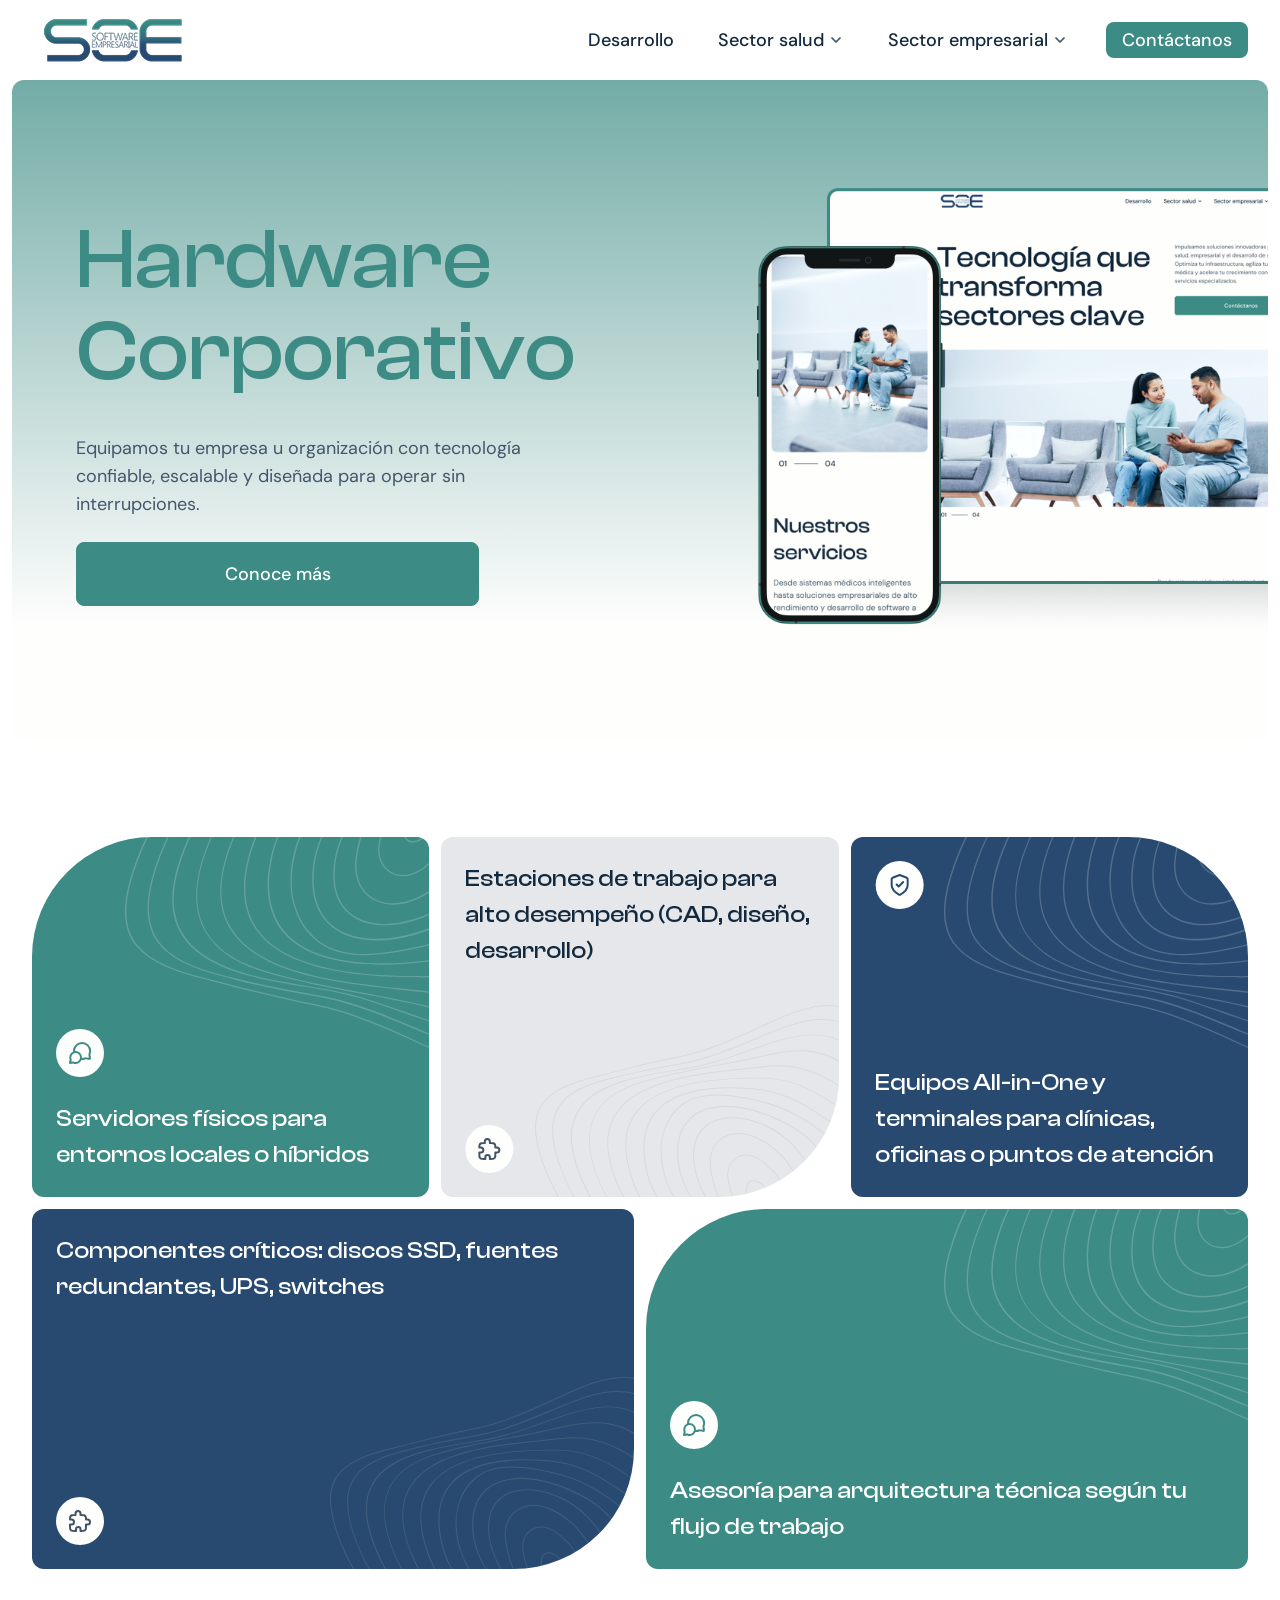
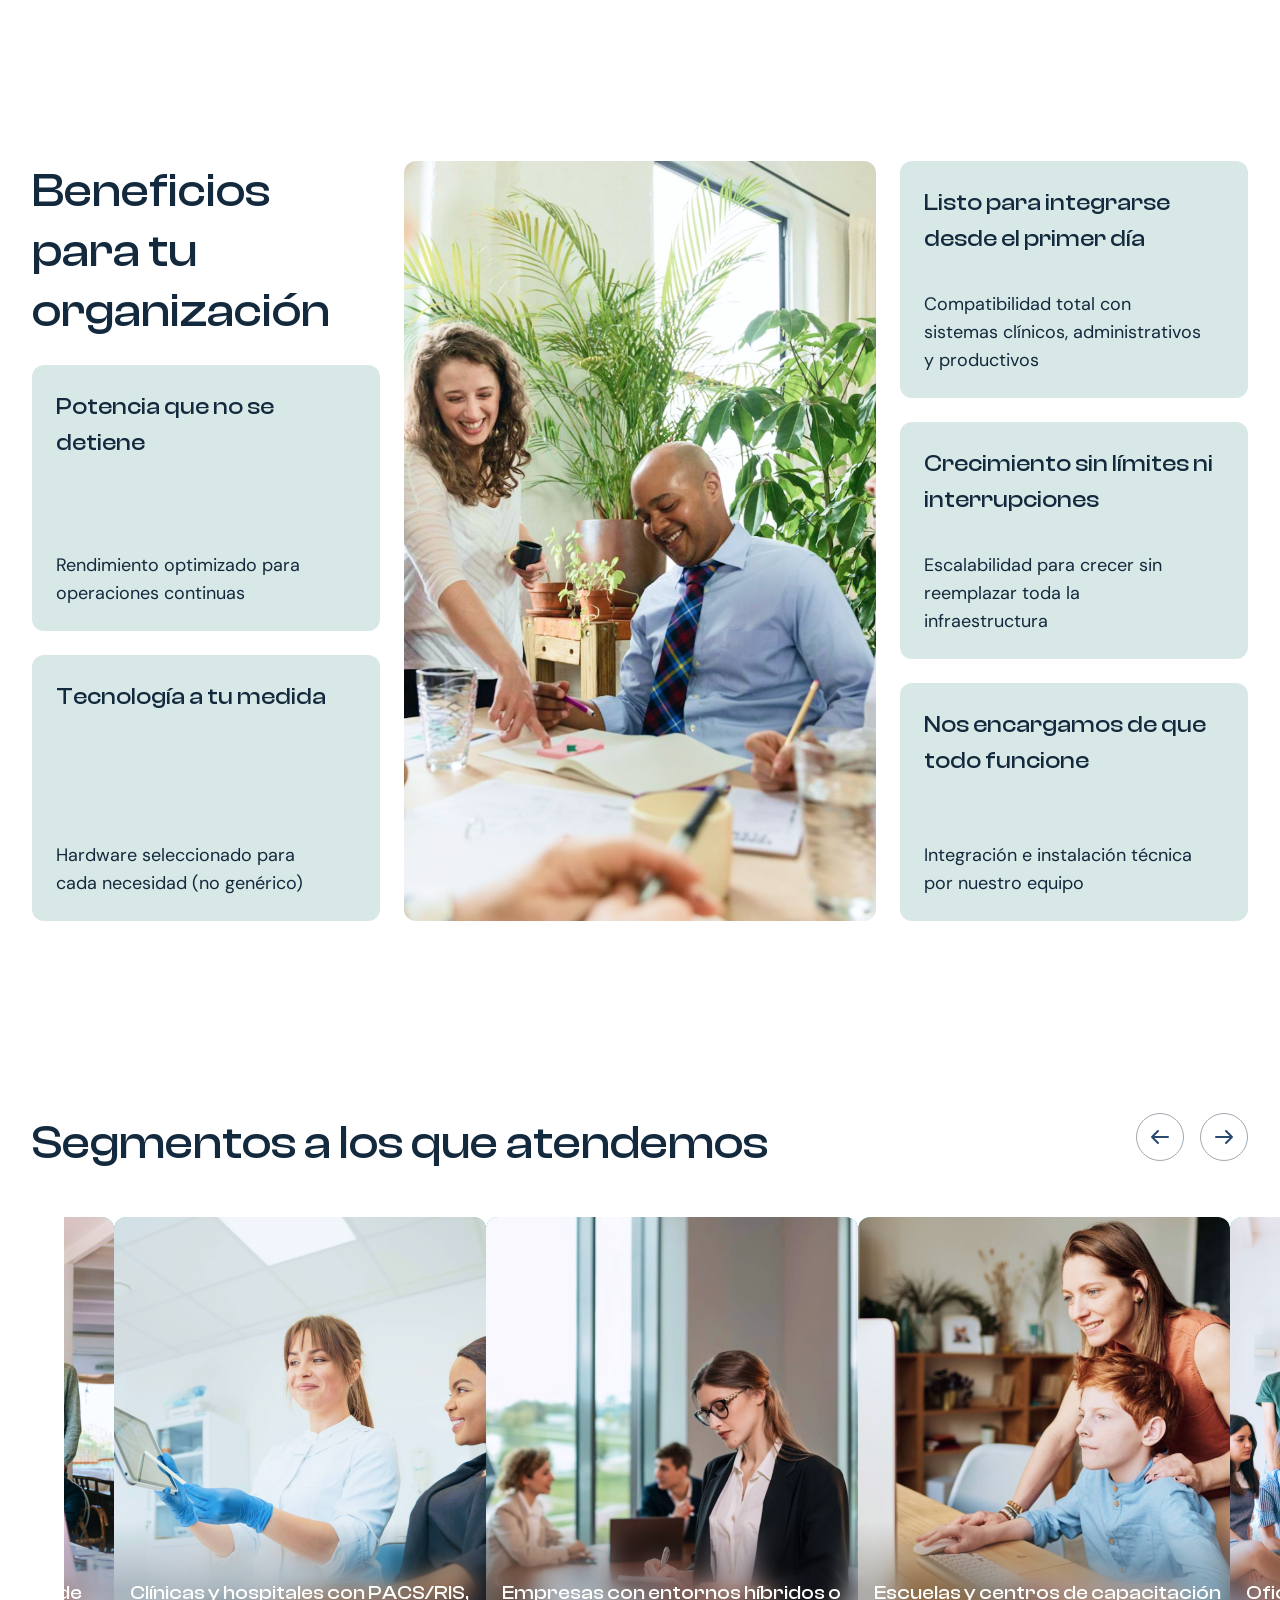
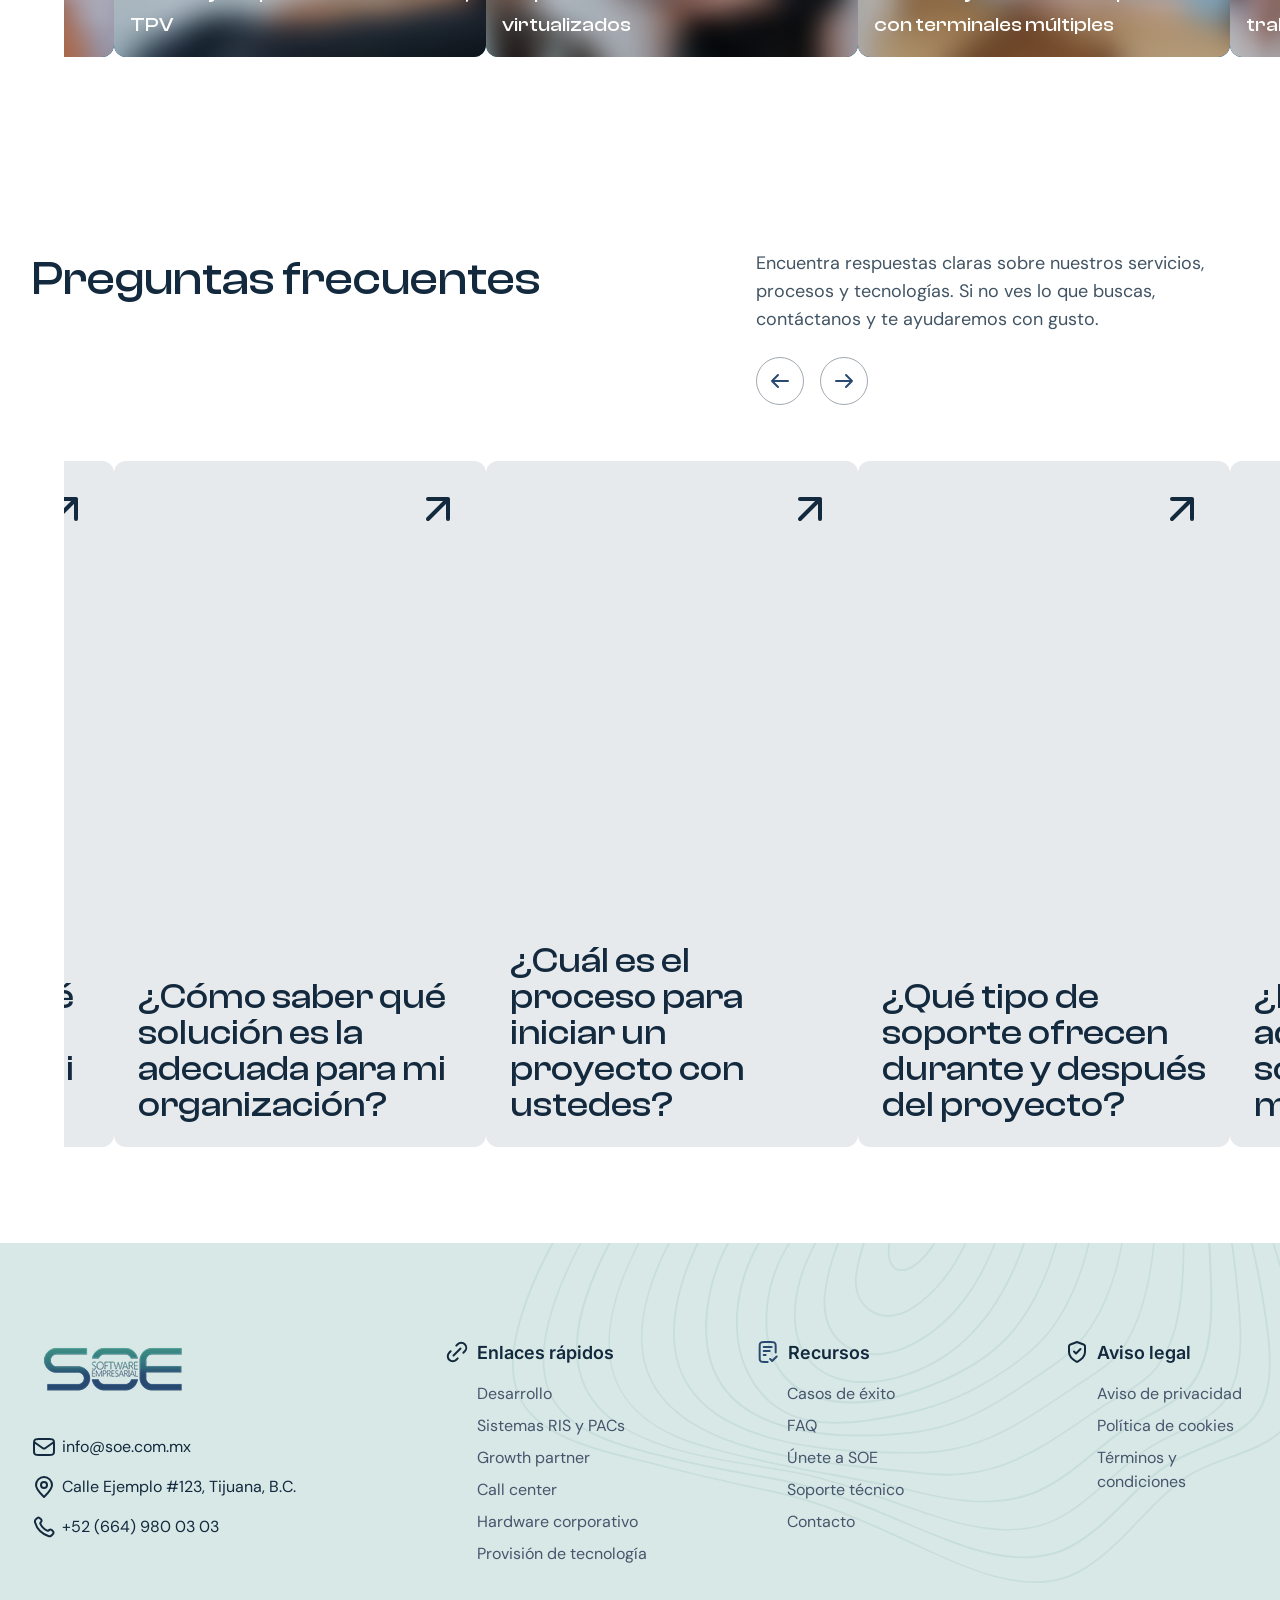
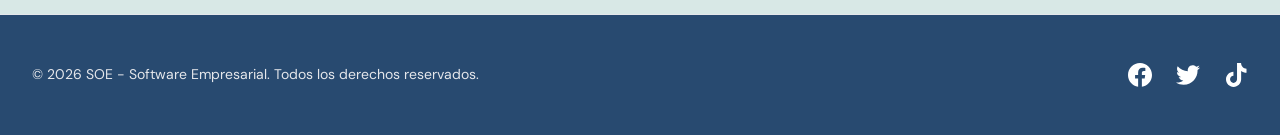
<file: src/hardware.html>
<!DOCTYPE html>
<html lang="en" data-theme="light" class="scroll-smooth">

<head>
  <meta charset="UTF-8" />
  <meta name="viewport" content="width=device-width, initial-scale=1.0" />
  <title>SOE</title>

  <!-- favicon  -->
  <link rel="apple-touch-icon" sizes="180x180" href="./images/favicon/apple-touch-icon.png" />
  <link rel="icon" type="image/png" sizes="32x32" href="./images/favicon/favicon-32x32.png" />
  <link rel="icon" type="image/png" sizes="16x16" href="./images/favicon/favicon-16x16.png" />
  <link rel="manifest" href="./images/favicon/site.webmanifest" />

  <!-- google font  -->
  <link rel="preconnect" href="https://fonts.googleapis.com" />
  <link rel="preconnect" href="https://fonts.gstatic.com" crossorigin />
  <link
    href="https://fonts.googleapis.com/css2?family=DM+Sans:ital,opsz,wght@0,9..40,100..1000;1,9..40,100..1000&family=Inter:ital,opsz,wght@0,14..32,100..900;1,14..32,100..900&display=swap"
    rel="stylesheet" />
  <link rel="stylesheet" href="./slick/slick.css">
  <link rel="stylesheet" href="./slick/slick-theme.css">
  <!-- swiper css -->
  <!-- <link rel="stylesheet" href="https://cdn.jsdelivr.net/npm/swiper@11/swiper-bundle.min.css" /> -->
  <!-- custom font start  -->
  <link rel="stylesheet" href="./fonts/web-clash-display/css/clash-display.css" />
  <link rel="stylesheet" href="./css/style.min.css" />
</head>

<body>
  <!-- Preloader -->
  <div id="preloader" class="fixed inset-0 bg-white z-50 flex items-center justify-center">
    <img src="./images/soe-logo.png" alt="soe-logo" />
    <div
      class="w-16 h-16 border-4 border-gray-300 rounded-full spinner border-t-blue-500 absolute left-0 right-0 m-auto">
    </div>
  </div>

  <!-- Header -->
  <header class="bg-white py-2.5 sticky top-0 z-30 lg:shadow-none shadow-xl">
    <!-- desktop nav -->
    <div class="container flex flex-row justify-between gap-5 lg:gap-8 items-center">
      <a href="index.html"><img src="./images/soe-logo.png" alt="soe" class="xl:w-auto w-[116px]" /></a>

      <div class="md:hidden">
        <button
          class="justify-center text-text-body-primary text-xs font-medium font-Inter leading-none text-center flex flex-col gap-1"
          data-mobile-menu-toggle="">
          <img src="./images/menu.svg" alt="menu" />
        </button>
      </div>
      <!-- Desktop Nav -->
      <nav class="hidden md:flex space-x-4 items-center">
        <ul class="flex flex-row gap-5 lg:gap-8 items-center">
          <li>
            <a href="./development.html"
              class="text-slate-800 text-base lg:text-lg font-medium leading-7 transition-all px-1.5 py-1 hover:text-slate-500 active:text-slate-500 focus:text-slate-500">Desarrollo</a>
          </li>
          <li class="relative dropdown transition-all">
            <button
              class="dropdown-toggle flex justify-center items-center transition-all cursor-pointer text-slate-800 text-base lg:text-lg font-medium leading-7 px-1.5 py-1 gap-1 hover:text-slate-500"
              data-dropdown>
              Sector salud
              <svg xmlns="http://www.w3.org/2000/svg" width="16" height="16" viewBox="0 0 16 16" fill="none"
                class="transition-all">
                <path d="M4 6L8 10L12 6" stroke="#425464" stroke-width="1.75" stroke-linecap="round"
                  stroke-linejoin="round" />
              </svg>
            </button>
            <div
              class="dropdown-menu dropdown-content transition-all right-0 w-[250px] p-3 bg-white rounded-xl shadow-custom absolute">
              <ul class="flex flex-col">
                <li>
                  <a href="./systems.html"
                    class="flex flex-row gap-3 p-3 hover:bg-zinc-200 active:bg-zinc-200 focus:bg-zinc-200 rounded-lg transition-all duration-300 text-slate-800 text-base lg:text-lg font-medium leading-7">
                    Sistemas RIS y PACs
                  </a>
                </li>

                <li>
                  <a href="./partner.html"
                    class="flex flex-row gap-3 p-3 hover:bg-zinc-200 active:bg-zinc-200 focus:bg-zinc-200 rounded-lg transition-all duration-300 text-slate-800 text-base lg:text-lg font-medium leading-7">
                    Growth partner
                  </a>
                </li>
                <li>
                  <a href="./call-center.html"
                    class="flex flex-row gap-3 p-3 hover:bg-zinc-200 active:bg-zinc-200 focus:bg-zinc-200 rounded-lg transition-all duration-300 text-slate-800 text-base lg:text-lg font-medium leading-7">
                    Call center
                  </a>
                </li>
              </ul>
            </div>
          </li>
          <li class="relative dropdown transition-all">
            <button
              class="dropdown-toggle flex justify-center items-center transition-all cursor-pointer text-slate-800 text-base lg:text-lg font-medium leading-7 px-1.5 py-1 gap-1 hover:text-slate-500"
              data-dropdown>
              Sector empresarial
              <svg xmlns="http://www.w3.org/2000/svg" width="16" height="16" viewBox="0 0 16 16" fill="none"
                class="transition-all">
                <path d="M4 6L8 10L12 6" stroke="#425464" stroke-width="1.75" stroke-linecap="round"
                  stroke-linejoin="round" />
              </svg>
            </button>
            <div
              class="dropdown-menu dropdown-content transition-all right-0 w-[250px] p-3 bg-white rounded-xl shadow-custom absolute">
              <ul class="flex flex-col">
                <li>
                  <a href="./hardware.html"
                    class="flex flex-row gap-3 p-3 hover:bg-zinc-200 active:bg-zinc-200 focus:bg-zinc-200 rounded-lg transition-all duration-300 text-slate-800 text-base lg:text-lg font-medium leading-7">
                    Hardware corporativo
                  </a>
                </li>

                <li>
                  <a href="./soluciones.html"
                    class="flex flex-row gap-3 p-3 hover:bg-zinc-200 active:bg-zinc-200 focus:bg-zinc-200 rounded-lg transition-all duration-300 text-slate-800 text-base lg:text-lg font-medium leading-7">
                    Provisión de tecnología 
                  </a>
                </li>
              </ul>
            </div>
          </li>
          <li class="relative dropdown group transition-all">
            <button
              class="dropdown-toggle flex justify-center items-center transition-all cursor-pointer text-white text-base lg:text-lg font-medium leading-7 px-2 lg:px-4 py-1 gap-1 bg-slate-500 rounded-lg linkify"
              data-href="./contactanos.html" data-dropdown>
              Contáctanos
            </button>
            <div
              class="dropdown-menu dropdown-content absolute group-hover:!block transition-all right-0 w-[350px] p-3 bg-white rounded-xl shadow-custom">
              <ul class="flex flex-col">
                <li>
                  <a href="mailto:+52 664 980 03 03"
                    class="flex flex-row gap-3 p-3 hover:bg-zinc-200 active:bg-zinc-200 focus:bg-zinc-200 rounded-lg transition-all duration-300">
                    <span class="">
                      <img src="./images/call.svg" alt="call" />
                    </span>
                    <span class="flex flex-col">
                      <span class="text-slate-800 text-base lg:text-lg font-medium leading-7">Atención telefónica</span>
                      <span class="text-slate-600 text-base lg:text-lg font-normal leading-7">+52 (664) 980 03 03</span>
                    </span>
                  </a>
                </li>

                <li>
                  <a href="https://wa.link/tjyxcl"
                    class="flex flex-row gap-3 p-3 hover:bg-zinc-200 active:bg-zinc-200 focus:bg-zinc-200 rounded-lg transition-all duration-300">
                    <span class="">
                      <img src="./images/whatsapp-dropdown.svg" alt="whatsapp" />
                    </span>
                    <span class="flex flex-col">
                      <span class="text-slate-800 text-base lg:text-lg font-medium leading-7">WhatsApp</span>
                      <span class="text-slate-600 text-base lg:text-lg font-normal leading-7">+52 (664) 980 03 03</span>
                    </span>
                  </a>
                </li>
                <li>
                  <a href="mailto:info@soe.com.mx"
                    class="flex flex-row gap-3 p-3 hover:bg-zinc-200 active:bg-zinc-200 focus:bg-zinc-200 rounded-lg transition-all duration-300">
                    <span class="">
                      <img src="./images/mail-dropdown.svg" alt="mail" />
                    </span>
                    <span class="flex flex-col">
                      <span class="text-slate-800 text-base lg:text-lg font-medium leading-7">Enviar mensaje</span>
                      <span class="text-slate-600 text-base lg:text-lg font-normal leading-7">info@soe.com.mx</span>
                    </span>
                  </a>
                </li>
                <li>
                  <a href=""
                    class="flex flex-row gap-3 p-3 hover:bg-zinc-200 active:bg-zinc-200 focus:bg-zinc-200 rounded-lg transition-all duration-300">
                    <span class="">
                      <img src="./images/location-dropdown.svg" alt="location" />
                    </span>
                    <span class="flex flex-col">
                      <span class="text-slate-800 text-base lg:text-lg font-medium leading-7">Dirección</span>
                      <span class="text-slate-600 text-base lg:text-lg font-normal leading-7">Calle Ejemplo #123,
                        Tijuana, B.C.</span>
                    </span>
                  </a>
                </li>
              </ul>
            </div>
          </li>
        </ul>
      </nav>
    </div>

    <!-- Mobile Offcanvas -->
    <div class="offcanvas fixed inset-0 bg-white bg-opacity-50 h-screen overflow-y-auto z-50 md:hidden" id="mobileMenu">
      <div class="bg-white w-full max-w-full h-full py-4 relative">
        <div class="flex flex-row items-center justify-between px-4">
          <a href="">
            <img src="./images/soe-logo.png" alt="logo" class="w-[120px]" />
          </a>
          <button class="cursor-pointer" data-close-mobile>
            <img src="./images/close.svg" alt="close" />
          </button>
        </div>
        <div class="mt-5 px-4">
          <nav class="flex space-x-4 items-center">
            <ul class="flex flex-col gap-5">
              <li class="flex flex-col justify-start text-start">
                <a href="./development.html"
                  class="text-slate-800 text-base lg:text-lg font-medium leading-7 transition-all px-1.5 py-1 hover:text-slate-500 active:text-slate-500 focus:text-slate-500">Desarrollo</a>
              </li>

              <li class="relative dropdown transition-all flex flex-col justify-start">
                <button
                  class="dropdown-toggle flex justify-start items-center transition-all cursor-pointer text-slate-800 text-base lg:text-lg font-medium leading-7 px-1.5 py-1 gap-1 hover:text-slate-500 active:text-slate-500 focus:text-slate-500"
                  data-dropdown>
                  Sector salud
                  <svg xmlns="http://www.w3.org/2000/svg" width="16" height="16" viewBox="0 0 16 16" fill="none"
                    class="transition-all">
                    <path d="M4 6L8 10L12 6" stroke="#425464" stroke-width="1.75" stroke-linecap="round"
                      stroke-linejoin="round" />
                  </svg>
                </button>
                <div class="dropdown-menu dropdown-content transition-all w-full p-3 rounded-xl">
                  <ul class="flex flex-col">
                    <li>
                      <a href="./systems.html"
                        class="flex flex-row gap-3 p-3 hover:bg-zinc-200 active:bg-zinc-200 focus:bg-zinc-200 rounded-lg transition-all duration-300 text-slate-800 text-base lg:text-lg font-medium leading-7">
                        Sistemas RIS y PACs
                      </a>
                    </li>

                    <li>
                      <a href="./partner.html"
                        class="flex flex-row gap-3 p-3 hover:bg-zinc-200 active:bg-zinc-200 focus:bg-zinc-200 rounded-lg transition-all duration-300 text-slate-800 text-base lg:text-lg font-medium leading-7">
                        Growth partner
                      </a>
                    </li>
                    <li>
                      <a href="./call-center.html"
                        class="flex flex-row gap-3 p-3 hover:bg-zinc-200 active:bg-zinc-200 focus:bg-zinc-200 rounded-lg transition-all duration-300 text-slate-800 text-base lg:text-lg font-medium leading-7">
                        Call center
                      </a>
                    </li>
                  </ul>
                </div>
              </li>
              <li class="relative dropdown transition-all flex flex-col justify-start">
                <button
                  class="dropdown-toggle flex justify-start items-center transition-all cursor-pointer text-slate-800 text-base lg:text-lg font-medium leading-7 px-1.5 py-1 gap-1 hover:text-slate-500 active:text-slate-500 focus:text-slate-500"
                  data-dropdown>
                  Sector empresarial
                  <svg xmlns="http://www.w3.org/2000/svg" width="16" height="16" viewBox="0 0 16 16" fill="none"
                    class="transition-all">
                    <path d="M4 6L8 10L12 6" stroke="#425464" stroke-width="1.75" stroke-linecap="round"
                      stroke-linejoin="round" />
                  </svg>
                </button>
                <div class="dropdown-menu dropdown-content transition-all w-full p-3 bg-white rounded-xl">
                  <ul class="flex flex-col">
                    <li>
                      <a href="./hardware.html"
                        class="flex flex-row gap-3 p-3 hover:bg-zinc-200 active:bg-zinc-200 focus:bg-zinc-200 rounded-lg transition-all duration-300 text-slate-800 text-base lg:text-lg font-medium leading-7">
                        Hardware corporativo
                      </a>
                    </li>

                    <li>
                      <a href="./soluciones.html"
                        class="flex flex-row gap-3 p-3 hover:bg-zinc-200 active:bg-zinc-200 focus:bg-zinc-200 rounded-lg transition-all duration-300 text-slate-800 text-base lg:text-lg font-medium leading-7">
                        Provisión de tecnología 
                      </a>
                    </li>
                  </ul>
                </div>
              </li>
            </ul>
          </nav>
        </div>
        <div class="pt-6">
          <div class="border-b border-[#E7EAEC]"></div>
          <div class="px-4 py-6 flex flex-row justify-around">
            <ul class="space-y-3">
              <li class="flex flex-row gap-1 items-center">
                <img src="./images/list-menu.svg" alt="recursos" />
                <h4 class="text-basic-black text-base font-DMSans font-medium">
                  Recursos
                </h4>
              </li>
              <li>
                <a href="#" class="text-basic-black text-sm font-DMSans font-normal">Casos de éxito</a>
              </li>
              <li>
                <a href="#" class="text-basic-black text-sm font-DMSans font-normal">FAQ</a>
              </li>
              <li>
                <a href="#" class="text-basic-black text-sm font-DMSans font-normal">Únete a SOE</a>
              </li>
            </ul>
            <ul class="space-y-3">
              <li class="flex flex-row gap-1 items-center">
                <img src="./images/shield-menu.svg" alt="recursos" />
                <h4 class="text-basic-black text-base font-DMSans font-medium">
                  Aviso legal
                </h4>
              </li>
              <li>
                <a href="#" class="text-basic-black text-sm font-DMSans font-normal">Aviso de privacidad</a>
              </li>
              <li>
                <a href="#" class="text-basic-black text-sm font-DMSans font-normal">FAQ</a>
              </li>
              <li>
                <a href="#" class="text-basic-black text-sm font-DMSans font-normal">Términos y condiciones</a>
              </li>
            </ul>
          </div>
          <div class="px-4">
            <a href="./contactanos.html"
              class="flex justify-center items-center transition-all cursor-pointer text-white text-base lg:text-lg font-medium leading-7 px-2 lg:px-4 py-[10px] gap-1 bg-slate-500 rounded-lg">
              Contáctanos
            </a>
            <div class="pt-6">
              <ul class="flex flex-col">
                <li>
                  <a href="mailto:+52 664 980 03 03"
                    class="flex flex-row gap-3 p-3 hover:bg-zinc-200 active:bg-zinc-200 focus:bg-zinc-200 rounded-lg transition-all duration-300">
                    <span class="mt-1">
                      <img src="./images/call.svg" alt="call" />
                    </span>
                    <span class="flex flex-col">
                      <span class="text-slate-800 text-base lg:text-lg font-medium leading-7">Atención telefónica</span>
                      <span class="text-slate-600 text-base lg:text-lg font-normal leading-7">+52 (664) 980 03 03</span>
                    </span>
                  </a>
                </li>

                <li>
                  <a href="https://wa.link/tjyxcl"
                    class="flex flex-row gap-3 p-3 hover:bg-zinc-200 active:bg-zinc-200 focus:bg-zinc-200 rounded-lg transition-all duration-300">
                    <span class="mt-1">
                      <img src="./images/whatsapp-dropdown.svg" alt="whatsapp" />
                    </span>
                    <span class="flex flex-col">
                      <span class="text-slate-800 text-base lg:text-lg font-medium leading-7">WhatsApp</span>
                      <span class="text-slate-600 text-base lg:text-lg font-normal leading-7">+52 (664) 980 03 03</span>
                    </span>
                  </a>
                </li>
                <li>
                  <a href="mailto:info@soe.com.mx"
                    class="flex flex-row gap-3 p-3 hover:bg-zinc-200 active:bg-zinc-200 focus:bg-zinc-200 rounded-lg transition-all duration-300">
                    <span class="mt-1">
                      <img src="./images/mail-dropdown.svg" alt="mail" />
                    </span>
                    <span class="flex flex-col">
                      <span class="text-slate-800 text-base lg:text-lg font-medium leading-7">Enviar mensaje</span>
                      <span class="text-slate-600 text-base lg:text-lg font-normal leading-7">info@soe.com.mx</span>
                    </span>
                  </a>
                </li>
                <li>
                  <a href=""
                    class="flex flex-row gap-3 p-3 hover:bg-zinc-200 active:bg-zinc-200 focus:bg-zinc-200 rounded-lg transition-all duration-300">
                    <span class="mt-1">
                      <img src="./images/location-dropdown.svg" alt="location" />
                    </span>
                    <span class="flex flex-col">
                      <span class="text-slate-800 text-base lg:text-lg font-medium leading-7">Dirección</span>
                      <span class="text-slate-600 text-base lg:text-lg font-normal leading-7">Calle Ejemplo #123,
                        Tijuana, B.C.</span>
                    </span>
                  </a>
                </li>
              </ul>
            </div>
          </div>
        </div>
      </div>
    </div>
  </header>

  <main>
    <!-- tectnologia start -->
    <section class="tecnologia px-3">
      <div class="py-12 md:py-15 lg:py-24 tecnologia-bg rounded-xl">
        <!-- desktop -->
        <div class="relative w-full hidden lg:block">
          <!-- Slider wrapper with only left container spacing -->
          <div class="overflow-x-auto pl-4 sm:pl-8 lg:pl-16 2xl:pl-[calc((100vw-1216px)/2)]">
            <div class="flex flex-row justify-between items-center gap-6 xl:gap-16 overflow-x-hidden">
              <div class="flex flex-col items-center lg:items-start gap-9 lg:col-span-4 xl:w-[617px] lg:w-[550px]">
                <h1
                  class="text-slate-500 text-[46px] md:text-7xl xl:text-[84px] font-medium font-ClashDisplay leading-[54px] md:leading-[84px] xl:leading-[92px] lg:w-[665px] max-w-full text-center lg:text-left">
                  Hardware Corporativo
                </h1>
                <div class="flex flex-col gap-6 lg:w-[480px] max-w-full">
                  <p
                    class="text-slate-600 text-lg font-normal leading-7 text-center lg:text-start lg:max-w-full max-w-[480px] lg:mx-0 mx-auto">
                    Equipamos tu empresa u organización con tecnología
                    confiable, escalable y diseñada para operar sin
                    interrupciones.
                  </p>

                  <a href="#"
                    class="w-full max-w-[403px] min-h-16 max-h-16 p-4 bg-slate-500 border border-slate-500 hover:bg-transparent hover:text-slate-500 active:text-slate-500 focus:text-slate-500 rounded-lg inline-flex flex-col justify-center items-center gap-3.5 text-center text-white text-lg font-medium leading-7 self-center lg:self-start focus:bg-white focus:shadow transition-colors duration-300">
                    Conoce más
                  </a>
                </div>
              </div>
              <div class="lg:col-span-8 text-right mx-auto lg:mr-4">
                <img src="./images/hardware-banner.png" alt="systems-banners"
                  class="lg:ml-auto 2xl:min-w-[855px] xl:min-w-[675px] lg:min-w-[550px] min-h-[343px] max-w-full" />
              </div>
            </div>
          </div>
        </div>
        <!-- tab mobile -->
        <div class="lg:hidden w-full space-y-[50px]">
          <div class="container">
            <div class="flex flex-col items-center gap-9 md:mx-0 -mx-4">
              <h2
                class="text-slate-500 text-[46px] md:text-7xl xl:text-[84px] font-medium font-ClashDisplay leading-[54px] md:leading-[84px] xl:leading-[92px] lg:w-[665px] max-w-full text-center">
                Hardware Corporativo
              </h2>
              <div class="flex flex-col gap-6 w-full">
                <p
                  class="text-slate-600 text-base md:text-lg font-normal leading-6 md:leading-7 text-center lg:max-w-full max-w-[480px] lg:mx-0 mx-auto">
                  Equipamos tu empresa u organización con tecnología
                  confiable, escalable y diseñada para operar sin
                  interrupciones.
                </p>

                <a href="#"
                  class="w-full max-w-[403px] min-h-16 max-h-16 p-4 bg-slate-500 border border-slate-500 hover:bg-transparent hover:text-slate-500 active:text-slate-500 focus:text-slate-500 rounded-lg inline-flex flex-col justify-center items-center gap-3.5 text-center text-white text-base md:text-lg font-medium md:leading-7 self-center focus:bg-white focus:shadow transition-colors duration-300">
                  Conoce más
                </a>
              </div>
            </div>
          </div>
          <div class="relative w-full">
            <!-- Slider wrapper with only left container spacing -->
            <div class="overflow-x-hidden -mr-4 lg:m-0 sm:pl-8 lg:pl-16 2xl:pl-[calc((100vw-1216px)/2)]">
              <div class="">
                <img src="./images/hardware-banner-two.png" alt="systems-banners" class="w-full sm:block hidden" />
                <img src="./images/hardware-bannner-mobile.png" alt="systems-banners" class="w-full sm:hidden" />
              </div>
            </div>
          </div>
        </div>
      </div>
    </section>
    <!-- tecnologia end -->
    <section class="py-12 md:py-15 lg:py-24">
      <div class="container grid lg:grid-cols-3 md:grid-cols-2 grid-cols-1 gap-3">
        <!-- single item start  -->
        <div
          class="flex flex-col justify-end p-6 rounded-tl-[120px] rounded-tr-xl rounded-bl-xl rounded-br-xl bg-slate-500 min-h-[250px] md:min-h-[360px] gap-6 bg-[url('../images/shape-1.svg')] bg-top-right bg-no-repeat lg:col-span-1 md:col-span-1 col-span-1">
          <div class="">
            <img src="./images/atencion.svg" alt="atencion" />
          </div>
          <div class="flex flex-col gap-1.5">
            <h4
              class="text-white text-xl md:text-[22px] lg:text-2xl font-medium font-ClashDisplay leading-5 md:leading-7.5 lg:leading-9">
              Servidores físicos para entornos locales o híbridos
            </h4>
          </div>
        </div>
        <!-- single item end -->

        <!-- single item start  -->
        <div
          class="flex flex-col justify-between p-6 rounded-tl-xl rounded-tr-xl rounded-bl-xl rounded-br-[120px] bg-gray-200 min-h-[250px] md:min-h-[360px] gap-6 bg-[url('../images/shape-2.svg')] bg-bottom-right bg-no-repeat lg:col-span-1 md:col-span-1 col-span-1">
          <div class="order-2">
            <img src="./images/desarrollo.svg" alt="desarrollo" />
          </div>
          <div class="flex flex-col gap-1.5 order-1">
            <h4
              class="text-slate-800 text-xl md:text-[22px] lg:text-2xl font-medium font-ClashDisplay leading-5 md:leading-7.5 lg:leading-9">
              Estaciones de trabajo para alto desempeño (CAD, diseño,
              desarrollo)
            </h4>
          </div>
        </div>
        <!-- single item end -->
        <!-- single item start  -->
        <div
          class="flex flex-col justify-between p-6 rounded-tl-xl rounded-tr-[120px] rounded-bl-xl rounded-br-xl bg-accent-primary min-h-[250px] sm:min-h-[260px] lg:min-h-[360px] gap-6 bg-[url('../images/shape-1.svg')] bg-top-right bg-no-repeat lg:col-span-1 md:col-span-2 col-span-1">
          <div class="">
            <img src="./images/seguridad.svg" alt="atencion" />
          </div>
          <div class="flex flex-col gap-1.5">
            <h4
              class="text-white text-xl md:text-[22px] lg:text-2xl font-medium font-ClashDisplay leading-5 md:leading-7.5 lg:leading-9">
              Equipos All-in-One y terminales para clínicas, oficinas o puntos
              de atención
            </h4>
          </div>
        </div>
        <!-- single item end -->
        <!-- new grid -->
        <div class="lg:col-span-3 md:col-span-2 col-span-1 flex flex-col md:flex-row justify-between gap-3">
          <!-- single item start  -->
          <div
            class="flex flex-col justify-between p-6 rounded-tl-xl rounded-tr-xl rounded-bl-xl rounded-br-[120px] bg-accent-primary min-h-[250px] md:min-h-[360px] gap-6 bg-[url('../images/shape-2.svg')] bg-bottom-right bg-no-repeat w-full md:w-1/2 order-2 md:order-1">
            <div class="flex flex-col gap-1.5">
              <h4
                class="text-white text-xl md:text-[22px] lg:text-2xl font-medium font-ClashDisplay leading-5 md:leading-7.5 lg:leading-9">
                Componentes críticos: discos SSD, fuentes redundantes, UPS,
                switches
              </h4>
            </div>
            <div class="">
              <img src="./images/puzzle-blue.svg" alt="atencion" />
            </div>
          </div>
          <!-- single item end -->
          <!-- single item start  -->
          <div
            class="flex flex-col justify-end p-6 rounded-tl-[120px] rounded-tr-xl rounded-bl-xl rounded-br-xl bg-slate-500 min-h-[250px] md:min-h-[360px] gap-6 bg-[url('../images/shape-1.svg')] bg-top-right bg-no-repeat w-full md:w-1/2 order-1 md:order-2">
            <div class="">
              <img src="./images/atencion.svg" alt="atencion" />
            </div>
            <div class="flex flex-col gap-1.5">
              <h4
                class="text-white text-xl md:text-[22px] lg:text-2xl font-medium font-ClashDisplay leading-5 md:leading-7.5 lg:leading-9">
                Asesoría para arquitectura técnica según tu flujo de trabajo
              </h4>
            </div>
          </div>
          <!-- single item end -->
        </div>
      </div>
    </section>
    <!-- ¿Por qué un software a la medida?  -->
    <section class="software py-12 md:py-15 lg:py-24">
      <div class="container">
        <div class="grid grid-cols-1 md:grid-cols-8 lg:grid-cols-10 gap-6">
          <!-- 1 -->

          <div class="col-span-1 md:col-span-8 lg:col-span-3 flex flex-col lg:flex-col gap-4 md:gap-6">
            <!-- single item start  -->
            <div class="w-full gap-6">
              <h2
                class="text-slate-800 text-[34px] md:text-4xl xl:text-5xl font-medium font-ClashDisplay leading-[46px] xl:leading-[60px] text-center lg:text-start">
                Beneficios para tu organización
              </h2>
            </div>
            <!-- single item start  -->
            <div class="grid grid-cols-1 md:grid-cols-2 lg:grid-cols-1 gap-6 w-full h-full">
              <!-- single item end  -->
              <div
                class="w-full min-h-[200px] lg:min-h-[220px] p-6 bg-accent-tertiary rounded-xl flex flex-col justify-between items-start lg:h-full gap-6">
                <h4
                  class="text-basic-black font-ClashDisplay font-medium text-xl leading-6 md:text-[22px] md:leading-[30px] xl:text-2xl xl:leading-9">
                  Potencia que no se detiene
                </h4>
                <p
                  class="self-stretch justify-start text-slate-800 text-base md:text-lg font-normal leading-6 md:leading-7 max-w-[280px]">
                  Rendimiento optimizado para operaciones continuas
                </p>
              </div>
              <!-- single item start  -->
              <!-- single item end  -->
              <div
                class="w-full min-h-[200px] lg:min-h-[220px] p-6 bg-accent-tertiary rounded-xl flex flex-col justify-between items-start lg:h-full gap-6">
                <h4
                  class="text-basic-black font-ClashDisplay font-medium text-xl leading-6 md:text-[22px] md:leading-[30px] xl:text-2xl xl:leading-9">
                  Tecnología a tu medida
                </h4>
                <p
                  class="self-stretch justify-start text-slate-800 text-base md:text-lg font-normal leading-6 md:leading-7 max-w-[280px]">
                  Hardware seleccionado para cada necesidad (no genérico)
                </p>
              </div>
              <!-- single item start  -->
            </div>
          </div>

          <!-- 2 -->
          <div class="col-span-1 md:col-span-8 lg:col-span-4 relative rounded-xl w-full h-full">
            <img src="./images/hardware-middle.png" alt="hardware"
              class="w-full max-h-[245px] md:max-h-[400px] lg:min-h-[760px] object-cover rounded-xl hidden md:block" />
            <img src="./images/hardware-middle-phone.png" alt="hardware" class="w-full rounded-xl block md:hidden" />
          </div>
          <!-- 3 -->
          <div class="col-span-1 md:col-span-8 lg:col-span-3 flex flex-col md:flex-row lg:flex-col gap-6">
            <!-- single item start  -->
            <div
              class="w-full md:w-1/3 min-h-[200px] md:min-h-[171px] lg:min-h-auto lg:w-full p-6 bg-accent-tertiary rounded-xl flex flex-col justify-between items-start sm:h-full gap-6">
              <h4
                class="text-basic-black font-ClashDisplay font-medium text-xl leading-6 md:text-[22px] md:leading-[30px] xl:text-2xl xl:leading-9">
                Listo para integrarse desde el primer día
              </h4>
              <p
                class="self-stretch justify-start text-slate-800 text-base md:text-lg font-normal leading-6 md:leading-7 max-w-[280px]">
                Compatibilidad total con sistemas clínicos, administrativos y
                productivos
              </p>
            </div>
            <!-- single item start  -->
            <!-- single item end  -->
            <div
              class="w-full md:w-1/3 min-h-[200px] md:min-h-[171px] lg:min-h-auto lg:w-full p-6 bg-accent-tertiary rounded-xl flex flex-col justify-between items-start sm:h-full gap-6">
              <h4
                class="text-basic-black font-ClashDisplay font-medium text-xl leading-6 md:text-[22px] md:leading-[30px] xl:text-2xl xl:leading-9">
                Crecimiento sin límites ni interrupciones
              </h4>
              <p
                class="self-stretch justify-start text-slate-800 text-base md:text-lg font-normal leading-6 md:leading-7 max-w-[280px]">
                Escalabilidad para crecer sin reemplazar toda la
                infraestructura
              </p>
            </div>
            <!-- single item start  -->
            <!-- single item end  -->
            <div
              class="w-full md:w-1/3 min-h-[200px] md:min-h-[171px] lg:min-h-auto lg:w-full p-6 bg-accent-tertiary rounded-xl flex flex-col justify-between items-start sm:h-full gap-6">
              <h4
                class="text-basic-black font-ClashDisplay font-medium text-xl leading-6 md:text-[22px] md:leading-[30px] xl:text-2xl xl:leading-9">
                Nos encargamos de que todo funcione
              </h4>
              <p
                class="self-stretch justify-start text-slate-800 text-base md:text-lg font-normal leading-6 md:leading-7 max-w-[280px]">
                Integración e instalación técnica por nuestro equipo
              </p>
            </div>
            <!-- single item start  -->
          </div>
        </div>
      </div>
    </section>
    <!-- ¿Por qué un software a la medida? end -->
    <!-- services start  -->

    <section class="services py-12 md:py-15 lg:py-24">
      <!-- Optional container just for heading/alignment (not wrapping the slider) -->
      <div class="container flex flex-col md:flex-row items-start justify-between mb-8 gap-6">
        <div class="flex flex-col lg:flex-row justify-between items-start lg:items-start gap-6 w-full">
          <h2
            class="text-basic-black text-[34px] md:text-4xl xl:text-5xl font-medium font-ClashDisplay leading-[46px] md:leading-[48px] xl:leading-[60px]">
            Segmentos a los que atendemos
          </h2>

          <!-- doc -->
          <div class="flex flex-col items-start gap-6">
            <!-- 👇 Custom Pagination Dots -->
            <div class="flex md:hidden lg:flex justify-start gap-4 items-center mb-6">
              <button
                class="prev cursor-pointer group w-12 h-12 rounded-full border border-gray-medium flex items-center justify-center hover:bg-[#13547A] transition">
                <svg xmlns="http://www.w3.org/2000/svg" viewBox="0 0 24 24" fill="none"
                  class="w-6 h-6 stroke-[#284A70] group-hover:stroke-basic-white transition">
                  <path d="M20 12H4M4 12L10 18M4 12L10 6" stroke-width="2" stroke-linecap="round"
                    stroke-linejoin="round" />
                </svg>
              </button>

              <button
                class="next cursor-pointer group w-12 h-12 rounded-full border border-gray-medium flex items-center justify-center hover:bg-accent-primary transition">
                <svg xmlns="http://www.w3.org/2000/svg" viewBox="0 0 24 24" fill="none"
                  class="w-6 h-6 stroke-[#284A70] group-hover:stroke-basic-white transition">
                  <path d="M4 12H20M20 12L14 6M20 12L14 18" stroke-width="2" stroke-linecap="round"
                    stroke-linejoin="round" />
                </svg>
              </button>
            </div>
          </div>
        </div>
        <!-- 👇 Custom Pagination Dots -->
        <div class="hidden md:flex lg:hidden justify-start gap-4 items-center">
          <button
            class="prev cursor-pointer group w-12 h-12 rounded-full border border-gray-medium flex items-center justify-center hover:bg-[#13547A] transition">
            <svg xmlns="http://www.w3.org/2000/svg" viewBox="0 0 24 24" fill="none"
              class="w-6 h-6 stroke-[#284A70] group-hover:stroke-basic-white transition">
              <path d="M20 12H4M4 12L10 18M4 12L10 6" stroke-width="2" stroke-linecap="round" stroke-linejoin="round" />
            </svg>
          </button>

          <button
            class="next cursor-pointer group w-12 h-12 rounded-full border border-gray-medium flex items-center justify-center hover:bg-accent-primary transition">
            <svg xmlns="http://www.w3.org/2000/svg" viewBox="0 0 24 24" fill="none"
              class="w-6 h-6 stroke-[#284A70] group-hover:stroke-basic-white transition">
              <path d="M4 12H20M20 12L14 6M20 12L14 18" stroke-width="2" stroke-linecap="round"
                stroke-linejoin="round" />
            </svg>
          </button>
        </div>
      </div>
      <div class="relative w-full">
        <!-- Slider wrapper with only left container spacing -->
        <div class="overflow-x-auto pl-4 sm:pl-8 xl:pl-16 2xl:pl-[calc((100vw-1216px)/2)]">
          <!-- Swiper Container -->
          <div class="servicesSwiperTwo">
            <div class="slick-wrapper">
              <!-- Slide 1 -->
              <div class="slick-slide h-full flex rounded-xl">
                <div
                  class="relative w-full rounded-xl p-6 text-white bg-gradient-to-t from-[#13547A] to-[#80D0C7] overflow-hidden group/slider groupItem h-[440px]">
                  <div class="opacity-100 group-hover/slider:opacity-0 transition-opacity duration-400 item1">
                    <div class="absolute inset-0 pointer-events-none z-0 rounded-xl overflow-hidden">
                      <img src="./images/los-1.png" alt="" class="w-full h-full object-cover" />
                    </div>

                    <span
                      class="text-xl md:text-[22px] lg:text-xl font-medium leading-6 md:leading-7.5 lg:leading-8 text-basic-white font-ClashDisplay absolute bottom-4 left-4 md:bottom-5.5 md:left-4 lg:bottom-4 lg:left-4">
                      Clínicas y hospitales con PACS/RIS, TPV
                    </span>
                  </div>
                  <div class="opacity-0 group-hover/slider:opacity-100 transition-opacity duration-400 item2">
                    <h4
                      class="text-2xl md:text-[28px] xl:text-4xl font-medium leading-8 md:leading-9 xl:leading-4xl text-basic-white font-ClashDisplay">
                      Clínicas y hospitales con PACS/RIS, TPV
                    </h4>

                    <ul
                      class="absolute bottom-6 left-6 space-y-1 lg:space-y-2 font-normal text-sm md:text-base text-gray-light">
                      <li>Hardware corporativo</li>
                      <li>Componentes para servidores</li>
                      <li>Servidores</li>
                      <li>Provisión de tecnología</li>
                      <li>Componentes IT</li>
                    </ul>
                    <!-- Arrow Icon -->
                    <a href="#"
                      class="absolute bottom-6 right-6 w-12 h-12 flex items-center justify-center rounded-full text-basic-white bg-basic-white group ring-2 ring-[#13547A] hover:bg-transparent hover:ring-basic-white transition duration-300 ease-in-out">
                      <svg xmlns="http://www.w3.org/2000/svg" width="24" height="24" viewBox="0 0 24 24" fill="none"
                        class="w-6 h-6 stroke-[#13547A] group-hover:stroke-white transition">
                        <path d="M7 17L17 7M17 7H7M17 7V17" stroke-width="2" stroke-linecap="round"
                          stroke-linejoin="round" />
                      </svg>
                    </a>
                    <!-- Optional background overlay -->
                    <div class="absolute -bottom-17 -right-44 w-[90%] pointer-events-none z-0">
                      <img src="./images/Background_wave-02.png" alt="" class="w-full h-auto" />
                    </div>
                  </div>
                </div>
              </div>

              <!-- ✅ Slide 2 (Fixed height issue) -->
              <div class="slick-slide h-full flex rounded-xl">
                <div
                  class="relative w-full rounded-xl p-6 text-white bg-gradient-to-t from-[#13547A] to-[#80D0C7] overflow-hidden group/slider groupItem h-[440px]">
                  <div class="opacity-100 group-hover/slider:opacity-0 transition-opacity duration-400 item1">
                    <div class="absolute inset-0 pointer-events-none z-0 rounded-xl overflow-hidden">
                      <img src="./images/los-2.png" alt="" class="w-full h-full object-cover" />
                    </div>

                    <span
                      class="text-xl md:text-[22px] lg:text-xl font-medium leading-6 md:leading-7.5 lg:leading-8 text-basic-white font-ClashDisplay absolute bottom-4 left-4 md:bottom-5.5 md:left-4 lg:bottom-4 lg:left-4">
                      Empresas con entornos híbridos o virtualizados
                    </span>
                  </div>
                  <div class="opacity-0 group-hover/slider:opacity-100 transition-opacity duration-400 item2">
                    <h4
                      class="text-2xl md:text-[28px] xl:text-4xl font-medium leading-8 md:leading-9 xl:leading-4xl text-basic-white font-ClashDisplay">
                      Empresas con entornos híbridos o virtualizados
                    </h4>

                    <ul
                      class="absolute bottom-6 left-6 space-y-1 lg:space-y-2 font-normal text-sm md:text-base text-gray-light">
                      <li>Hardware corporativo</li>
                      <li>Componentes para servidores</li>
                      <li>Servidores</li>
                      <li>Provisión de tecnología</li>
                      <li>Componentes IT</li>
                    </ul>
                    <!-- Arrow Icon -->
                    <a href="#"
                      class="absolute bottom-6 right-6 w-12 h-12 flex items-center justify-center rounded-full text-basic-white bg-basic-white group ring-2 ring-[#13547A] hover:bg-transparent hover:ring-basic-white transition duration-300 ease-in-out">
                      <svg xmlns="http://www.w3.org/2000/svg" width="24" height="24" viewBox="0 0 24 24" fill="none"
                        class="w-6 h-6 stroke-[#13547A] group-hover:stroke-white transition">
                        <path d="M7 17L17 7M17 7H7M17 7V17" stroke-width="2" stroke-linecap="round"
                          stroke-linejoin="round" />
                      </svg>
                    </a>
                    <!-- Optional background overlay -->
                    <div class="absolute -bottom-17 -right-44 w-[90%] pointer-events-none z-0">
                      <img src="./images/Background_wave-02.png" alt="" class="w-full h-auto" />
                    </div>
                  </div>
                </div>
              </div>

              <!-- Slide 3 -->
              <div class="slick-slide h-full flex rounded-xl">
                <div
                  class="relative w-full rounded-xl p-6 text-white bg-gradient-to-t from-[#13547A] to-[#80D0C7] overflow-hidden group/slider groupItem h-[440px]">
                  <div class="opacity-100 group-hover/slider:opacity-0 transition-opacity duration-400 item1">
                    <div class="absolute inset-0 pointer-events-none z-0 rounded-xl overflow-hidden">
                      <img src="./images/los-3.png" alt="" class="w-full h-full object-cover" />
                    </div>

                    <span
                      class="text-xl md:text-[22px] lg:text-xl font-medium leading-6 md:leading-7.5 lg:leading-8 text-basic-white font-ClashDisplay absolute bottom-4 left-4 md:bottom-5.5 md:left-4 lg:bottom-4 lg:left-4">
                      Escuelas y centros de capacitación con terminales
                      múltiples
                    </span>
                  </div>
                  <div class="opacity-0 group-hover/slider:opacity-100 transition-opacity duration-400 item2">
                    <h4
                      class="text-2xl md:text-[28px] xl:text-4xl font-medium leading-8 md:leading-9 xl:leading-4xl text-basic-white font-ClashDisplay">
                      Escuelas y centros de capacitación con terminales
                      múltiples
                    </h4>

                    <ul
                      class="absolute bottom-6 left-6 space-y-1 lg:space-y-2 font-normal text-sm md:text-base text-gray-light">
                      <li>Hardware corporativo</li>
                      <li>Componentes para servidores</li>
                      <li>Servidores</li>
                      <li>Provisión de tecnología</li>
                      <li>Componentes IT</li>
                    </ul>
                    <!-- Arrow Icon -->
                    <a href="#"
                      class="absolute bottom-6 right-6 w-12 h-12 flex items-center justify-center rounded-full text-basic-white bg-basic-white group ring-2 ring-[#13547A] hover:bg-transparent hover:ring-basic-white transition duration-300 ease-in-out">
                      <svg xmlns="http://www.w3.org/2000/svg" width="24" height="24" viewBox="0 0 24 24" fill="none"
                        class="w-6 h-6 stroke-[#13547A] group-hover:stroke-white transition">
                        <path d="M7 17L17 7M17 7H7M17 7V17" stroke-width="2" stroke-linecap="round"
                          stroke-linejoin="round" />
                      </svg>
                    </a>
                    <!-- Optional background overlay -->
                    <div class="absolute -bottom-17 -right-44 w-[90%] pointer-events-none z-0">
                      <img src="./images/Background_wave-02.png" alt="" class="w-full h-auto" />
                    </div>
                  </div>
                </div>
              </div>

              <!-- Slide 4 -->
              <div class="slick-slide h-full flex rounded-xl">
                <div
                  class="relative w-full rounded-xl p-6 text-white bg-gradient-to-t from-[#13547A] to-[#80D0C7] overflow-hidden group/slider groupItem h-[440px]">
                  <div class="opacity-100 group-hover/slider:opacity-0 transition-opacity duration-400 item1">
                    <div class="absolute inset-0 pointer-events-none z-0 rounded-xl overflow-hidden">
                      <img src="./images/los-4.png" alt="" class="w-full h-full object-cover" />
                    </div>

                    <span
                      class="text-xl md:text-[22px] lg:text-xl font-medium leading-6 md:leading-7.5 lg:leading-8 text-basic-white font-ClashDisplay absolute bottom-4 left-4 md:bottom-5.5 md:left-4 lg:bottom-4 lg:left-4">
                      Oficinas que requieren puntos de trabajo seguros y
                      estables
                    </span>
                  </div>
                  <div class="opacity-0 group-hover/slider:opacity-100 transition-opacity duration-400 item2">
                    <h4
                      class="text-2xl md:text-[28px] xl:text-4xl font-medium leading-8 md:leading-9 xl:leading-4xl text-basic-white font-ClashDisplay">
                      Oficinas que requieren puntos de trabajo seguros y
                      estables
                    </h4>

                    <ul
                      class="absolute bottom-6 left-6 space-y-1 lg:space-y-2 font-normal text-sm md:text-base text-gray-light">
                      <li>Hardware corporativo</li>
                      <li>Componentes para servidores</li>
                      <li>Servidores</li>
                      <li>Provisión de tecnología</li>
                      <li>Componentes IT</li>
                    </ul>
                    <!-- Arrow Icon -->
                    <a href="#"
                      class="absolute bottom-6 right-6 w-12 h-12 flex items-center justify-center rounded-full text-basic-white bg-basic-white group ring-2 ring-[#13547A] hover:bg-transparent hover:ring-basic-white transition duration-300 ease-in-out">
                      <svg xmlns="http://www.w3.org/2000/svg" width="24" height="24" viewBox="0 0 24 24" fill="none"
                        class="w-6 h-6 stroke-[#13547A] group-hover:stroke-white transition">
                        <path d="M7 17L17 7M17 7H7M17 7V17" stroke-width="2" stroke-linecap="round"
                          stroke-linejoin="round" />
                      </svg>
                    </a>
                    <!-- Optional background overlay -->
                    <div class="absolute -bottom-17 -right-44 w-[90%] pointer-events-none z-0">
                      <img src="./images/Background_wave-02.png" alt="" class="w-full h-auto" />
                    </div>
                  </div>
                </div>
              </div>
            </div>
          </div>
        </div>
      </div>
    </section>
    <!-- services end -->
    <!-- frecuentes preguntas start -->
    <section class="frecuentes py-12 md:py-15 lg:py-24">
      <!-- Optional container just for heading/alignment (not wrapping the slider) -->
      <div class="container flex flex-col md:flex-row items-start justify-between mb-8 gap-6">
        <div class="flex flex-col lg:flex-row justify-between items-start lg:items-start gap-6 w-full">
          <h2
            class="text-basic-black text-[34px] md:text-4xl xl:text-5xl font-medium font-ClashDisplay leading-[46px] md:leading-[48px] xl:leading-[60px]">
            Preguntas frecuentes
          </h2>

          <!-- doc -->
          <div class="flex flex-col items-start gap-6">
            <p class="text-gray-dark text-base md:text-lg font-normal md:leading-7 w-full lg:max-w-[492px]">
              Encuentra respuestas claras sobre nuestros servicios, procesos y
              tecnologías. Si no ves lo que buscas, contáctanos y te
              ayudaremos con gusto.
            </p>
            <!-- 👇 Custom Pagination Dots -->
            <div class="flex md:hidden lg:flex justify-start gap-4 items-center mb-6">
              <button
                class="fPrev cursor-pointer group w-12 h-12 rounded-full border border-gray-medium flex items-center justify-center hover:bg-[#13547A] transition">
                <svg xmlns="http://www.w3.org/2000/svg" viewBox="0 0 24 24" fill="none"
                  class="w-6 h-6 stroke-[#284A70] group-hover:stroke-basic-white transition">
                  <path d="M20 12H4M4 12L10 18M4 12L10 6" stroke-width="2" stroke-linecap="round"
                    stroke-linejoin="round" />
                </svg>
              </button>

              <button
                class="fNext cursor-pointer group w-12 h-12 rounded-full border border-gray-medium flex items-center justify-center hover:bg-accent-primary transition">
                <svg xmlns="http://www.w3.org/2000/svg" viewBox="0 0 24 24" fill="none"
                  class="w-6 h-6 stroke-[#284A70] group-hover:stroke-basic-white transition">
                  <path d="M4 12H20M20 12L14 6M20 12L14 18" stroke-width="2" stroke-linecap="round"
                    stroke-linejoin="round" />
                </svg>
              </button>
            </div>
          </div>
        </div>
        <!-- 👇 Custom Pagination Dots -->
        <div class="hidden md:flex lg:hidden justify-start gap-4 items-center">
          <button
            class="frecuentes-prev cursor-pointer group w-12 h-12 rounded-full border border-gray-medium flex items-center justify-center hover:bg-[#13547A] transition">
            <svg xmlns="http://www.w3.org/2000/svg" viewBox="0 0 24 24" fill="none"
              class="w-6 h-6 stroke-[#284A70] group-hover:stroke-basic-white transition">
              <path d="M20 12H4M4 12L10 18M4 12L10 6" stroke-width="2" stroke-linecap="round" stroke-linejoin="round" />
            </svg>
          </button>

          <button
            class="frecuentes-next cursor-pointer group w-12 h-12 rounded-full border border-gray-medium flex items-center justify-center hover:bg-accent-primary transition">
            <svg xmlns="http://www.w3.org/2000/svg" viewBox="0 0 24 24" fill="none"
              class="w-6 h-6 stroke-[#284A70] group-hover:stroke-basic-white transition">
              <path d="M4 12H20M20 12L14 6M20 12L14 18" stroke-width="2" stroke-linecap="round"
                stroke-linejoin="round" />
            </svg>
          </button>
        </div>
      </div>
      <div class="relative w-full">
        <!-- Slider wrapper with only left container spacing -->
        <div class="overflow-x-auto pl-4 sm:pl-8 xl:pl-16 2xl:pl-[calc((100vw-1216px)/2)]">
          <!-- Swiper Container -->
          <div class="swiper frecuentesSwiper">
            <div class="frecuentes-wrapper overflow-x-visible">
              <!-- Slide 1 -->
              <div class="slick-slide">
                <div
                  class="relative w-full flex flex-col justify-end items-start rounded-xl p-6 bg-gray-light hover:bg-accent-primary text-white overflow-hidden group/slider groupItemNew h-[520px] md:h-[686px]">
                  <!-- main -->
                  <div class="inline-block group-hover/slider:hidden transition-opacity duration-400 item1">
                    <h4
                      class="text-2xl md:text-[28px] xl:text-4xl leading-8 md:leading-9 font-medium max-w-[372px] text-basic-black font-ClashDisplay">
                      ¿Cómo saber qué solución es la adecuada para mi
                      organización?
                    </h4>
                    <div class="absolute top-6 right-6">
                      <img src="./images/arrow-up-right.svg" alt="arrow-up-right" class="w-6 h-8 md:w-12 md:h-12" />
                    </div>
                  </div>
                  <!-- hover -->
                  <div class="hidden group-hover/slider:inline-block transition-opacity duration-400 item2">
                    <div class="absolute top-6 right-6">
                      <img src="./images/arrow-down-left.svg" alt="arrow-up-left" class="w-6 h-8 md:w-12 md:h-12" />
                    </div>
                    <h4
                      class="text-2xl md:text-[28px] xl:text-4xl leading-8 md:leading-9 font-medium max-w-[372px] text-white font-ClashDisplay sm:block hidden">
                      ¿Cómo saber qué solución es la adecuada para mi
                      organización?
                    </h4>
                    <p class="font-normal text-sm md:text-base text-basic-white leading-5 md:leading-6 pt-6">
                      Antes de comenzar cualquier proyecto, analizamos tus
                      necesidades específicas mediante una consultoría inicial
                      gratuita. Evaluamos el sector en el que operas, tus
                      objetivos, y el estado actual de tu infraestructura o
                      procesos. Con base en ese diagnóstico, te proponemos una
                      solución personalizada que se alinee con tus metas, ya
                      sea en tecnología médica, empresarial o desarrollo de
                      software. Nuestro enfoque es ofrecer solo lo que
                      realmente necesitas, sin soluciones genéricas.
                    </p>
                  </div>
                </div>
              </div>
              <!-- Slide 2 -->
              <div class="slick-slide">
                <div
                  class="relative w-full flex flex-col justify-end items-start rounded-xl p-6 bg-gray-light hover:bg-accent-primary text-white overflow-hidden group/slider groupItemNew h-[520px] md:h-[686px]">
                  <!-- main -->
                  <div class="inline-block group-hover/slider:hidden transition-opacity duration-400 item1">
                    <h4
                      class="text-2xl md:text-[28px] xl:text-4xl leading-8 md:leading-9 font-medium max-w-[372px] text-basic-black font-ClashDisplay">
                      ¿Cuál es el proceso para iniciar un proyecto con
                      ustedes?
                    </h4>
                    <div class="absolute top-6 right-6">
                      <img src="./images/arrow-up-right.svg" alt="arrow-up-right" class="w-6 h-8 md:w-12 md:h-12" />
                    </div>
                  </div>
                  <!-- hover -->
                  <div class="hidden group-hover/slider:inline-block transition-opacity duration-400 item2">
                    <div class="absolute top-6 right-6">
                      <img src="./images/arrow-down-left.svg" alt="arrow-up-left" class="w-6 h-8 md:w-12 md:h-12" />
                    </div>
                    <h4
                      class="text-2xl md:text-[28px] xl:text-4xl leading-8 md:leading-9 font-medium max-w-[372px] text-white font-ClashDisplay sm:block hidden">
                      ¿Cuál es el proceso para iniciar un proyecto con
                      ustedes?
                    </h4>
                    <p class="font-normal text-sm md:text-base text-basic-white leading-5 md:leading-6 pt-6">
                      Antes de comenzar cualquier proyecto, analizamos tus
                      necesidades específicas mediante una consultoría inicial
                      gratuita. Evaluamos el sector en el que operas, tus
                      objetivos, y el estado actual de tu infraestructura o
                      procesos. Con base en ese diagnóstico, te proponemos una
                      solución personalizada que se alinee con tus metas, ya
                      sea en tecnología médica, empresarial o desarrollo de
                      software. Nuestro enfoque es ofrecer solo lo que
                      realmente necesitas, sin soluciones genéricas.
                    </p>
                  </div>
                </div>
              </div>
              <!-- Slide 3 -->
              <div class="slick-slide">
                <div
                  class="relative w-full flex flex-col justify-end items-start rounded-xl p-6 bg-gray-light hover:bg-accent-primary text-white overflow-hidden group/slider groupItemNew h-[520px] md:h-[686px]">
                  <!-- main -->
                  <div class="inline-block group-hover/slider:hidden transition-opacity duration-400 item1">
                    <h4
                      class="text-2xl md:text-[28px] xl:text-4xl leading-8 md:leading-9 font-medium max-w-[372px] text-basic-black font-ClashDisplay">
                      ¿Qué tipo de soporte ofrecen durante y después del
                      proyecto?
                    </h4>
                    <div class="absolute top-6 right-6">
                      <img src="./images/arrow-up-right.svg" alt="arrow-up-right" class="w-6 h-8 md:w-12 md:h-12" />
                    </div>
                  </div>
                  <!-- hover -->
                  <div class="hidden group-hover/slider:inline-block transition-opacity duration-400 item2">
                    <div class="absolute top-6 right-6">
                      <img src="./images/arrow-down-left.svg" alt="arrow-up-left" class="w-6 h-8 md:w-12 md:h-12" />
                    </div>
                    <h4
                      class="text-2xl md:text-[28px] xl:text-4xl leading-8 md:leading-9 font-medium max-w-[372px] text-white font-ClashDisplay sm:block hidden">
                      ¿Qué tipo de soporte ofrecen durante y después del
                      proyecto?
                    </h4>
                    <p class="font-normal text-sm md:text-base text-basic-white leading-5 md:leading-6 pt-6">
                      Antes de comenzar cualquier proyecto, analizamos tus
                      necesidades específicas mediante una consultoría inicial
                      gratuita. Evaluamos el sector en el que operas, tus
                      objetivos, y el estado actual de tu infraestructura o
                      procesos. Con base en ese diagnóstico, te proponemos una
                      solución personalizada que se alinee con tus metas, ya
                      sea en tecnología médica, empresarial o desarrollo de
                      software. Nuestro enfoque es ofrecer solo lo que
                      realmente necesitas, sin soluciones genéricas.
                    </p>
                  </div>
                </div>
              </div>
              <!-- Slide 4 -->
              <div class="slick-slide">
                <div
                  class="relative w-full flex flex-col justify-end items-start rounded-xl p-6 bg-gray-light hover:bg-accent-primary text-white overflow-hidden group/slider groupItemNew h-[520px] md:h-[686px]">
                  <!-- main -->
                  <div class="inline-block group-hover/slider:hidden transition-opacity duration-400 item1">
                    <h4
                      class="text-2xl md:text-[28px] xl:text-4xl leading-8 md:leading-9 font-medium max-w-[372px] text-basic-black font-ClashDisplay">
                      ¿Hay costos adicionales por soporte o mantenimiento?
                    </h4>
                    <div class="absolute top-6 right-6">
                      <img src="./images/arrow-up-right.svg" alt="arrow-up-right" class="w-6 h-8 md:w-12 md:h-12" />
                    </div>
                  </div>
                  <!-- hover -->
                  <div class="hidden group-hover/slider:inline-block transition-opacity duration-400 item2">
                    <div class="absolute top-6 right-6">
                      <img src="./images/arrow-down-left.svg" alt="arrow-up-left" class="w-6 h-8 md:w-12 md:h-12" />
                    </div>
                    <h4
                      class="text-2xl md:text-[28px] xl:text-4xl leading-8 md:leading-9 font-medium max-w-[372px] text-white font-ClashDisplay sm:block hidden">
                      ¿Hay costos adicionales por soporte o mantenimiento?
                    </h4>
                    <p class="font-normal text-sm md:text-base text-basic-white leading-5 md:leading-6 pt-6">
                      Antes de comenzar cualquier proyecto, analizamos tus
                      necesidades específicas mediante una consultoría inicial
                      gratuita. Evaluamos el sector en el que operas, tus
                      objetivos, y el estado actual de tu infraestructura o
                      procesos. Con base en ese diagnóstico, te proponemos una
                      solución personalizada que se alinee con tus metas, ya
                      sea en tecnología médica, empresarial o desarrollo de
                      software. Nuestro enfoque es ofrecer solo lo que
                      realmente necesitas, sin soluciones genéricas.
                    </p>
                  </div>
                </div>
              </div>
              <!-- Slide 5 -->
              <div class="slick-slide">
                <div
                  class="relative w-full flex flex-col justify-end items-start rounded-xl p-6 bg-gray-light hover:bg-accent-primary text-white overflow-hidden group/slider groupItemNew h-[520px] md:h-[686px]">
                  <!-- main -->
                  <div class="inline-block group-hover/slider:hidden transition-opacity duration-400 item1">
                    <h4
                      class="text-2xl md:text-[28px] xl:text-4xl leading-8 md:leading-9 font-medium max-w-[372px] text-basic-black font-ClashDisplay">
                      ¿Cómo saber qué solución es la adecuada para mi
                      organización?
                    </h4>
                    <div class="absolute top-6 right-6">
                      <img src="./images/arrow-up-right.svg" alt="arrow-up-right" class="w-6 h-8 md:w-12 md:h-12" />
                    </div>
                  </div>
                  <!-- hover -->
                  <div class="hidden group-hover/slider:inline-block transition-opacity duration-400 item2">
                    <div class="absolute top-6 right-6">
                      <img src="./images/arrow-down-left.svg" alt="arrow-up-left" class="w-6 h-8 md:w-12 md:h-12" />
                    </div>
                    <h4
                      class="text-2xl md:text-[28px] xl:text-4xl leading-8 md:leading-9 font-medium max-w-[372px] text-white font-ClashDisplay sm:block hidden">
                      ¿Cómo saber qué solución es la adecuada para mi
                      organización?
                    </h4>
                    <p class="font-normal text-sm md:text-base text-basic-white leading-5 md:leading-6 pt-6">
                      Antes de comenzar cualquier proyecto, analizamos tus
                      necesidades específicas mediante una consultoría inicial
                      gratuita. Evaluamos el sector en el que operas, tus
                      objetivos, y el estado actual de tu infraestructura o
                      procesos. Con base en ese diagnóstico, te proponemos una
                      solución personalizada que se alinee con tus metas, ya
                      sea en tecnología médica, empresarial o desarrollo de
                      software. Nuestro enfoque es ofrecer solo lo que
                      realmente necesitas, sin soluciones genéricas.
                    </p>
                  </div>
                </div>
              </div>
            </div>
          </div>
        </div>
      </div>
    </section>
    <!-- frecuentes preguntas end -->
  </main>

  <footer class="bg-zinc-200 bg-[url('../images/shape-footer.svg')] bg-no-repeat bg-right-top">
    <div
      class="container pt-[60px] md:pt-24 pb-12 grid lg:grid-cols-12 sm:grid-cols-3 grid-cols-2 lg:gap-6 gap-y-12 gap-x-3">
      <!-- single item start  -->
      <div class="xl:col-span-4 sm:col-span-3 col-span-2 flex flex-col gap-9">
        <div>
          <a href="">
            <img src="./images/soe-logo.png" alt="soe-logo" />
          </a>
        </div>
        <ul class="flex flex-col gap-4">
          <li>
            <a href="mailto:info@soe.com.mx"
              class="flex flex-row items-center gap-1.5 text-slate-800 text-base font-normal leading-normal hover:text-slate-500 active:text-slate-500 focus:text-slate-500 transition-colors duration-300">
              <span>
                <img src="images/mail.svg" alt="mail" />
              </span>
              <span> info@soe.com.mx</span>
            </a>
          </li>

          <li>
            <a href=""
              class="flex flex-row items-center gap-1.5 text-slate-800 text-base font-normal leading-normal hover:text-slate-500 active:text-slate-500 focus:text-slate-500 transition-colors duration-300">
              <span>
                <img src="images/location.svg" alt="location" />
              </span>
              <span> Calle Ejemplo #123, Tijuana, B.C.</span>
            </a>
          </li>
          <li>
            <a href="tel:+52 664 980 03 03"
              class="flex flex-row items-center gap-1.5 text-slate-800 text-base font-normal leading-normal hover:text-slate-500 active:text-slate-500 focus:text-slate-500 transition-colors duration-300">
              <span>
                <img src="images/phone.svg" alt="phone" />
              </span>
              <span> +52 (664) 980 03 03</span>
            </a>
          </li>
        </ul>
      </div>
      <!-- single item end -->

      <!-- Enlaces rápidos -->
      <div class="lg:col-span-3 col-span-1">
        <h4 class="flex items-center gap-2 text-slate-800 text-lg font-semibold font-Inter leading-normal">
          <img src="./images/link.svg" alt="link" />
          Enlaces rápidos
        </h4>
        <ul class="mt-4 space-y-2 pl-8">
          <li>
            <a href="#"
              class="text-slate-600 text-base hover:text-slate-500 active:text-slate-500 focus:text-slate-500 transition-colors duration-300">Desarrollo</a>
          </li>
          <li>
            <a href="#"
              class="text-slate-600 text-base hover:text-slate-500 active:text-slate-500 focus:text-slate-500 transition-colors duration-300">Sistemas
              RIS y PACs</a>
          </li>
          <li>
            <a href="#"
              class="text-slate-600 text-base hover:text-slate-500 active:text-slate-500 focus:text-slate-500 transition-colors duration-300">Growth
              partner</a>
          </li>
          <li>
            <a href="#"
              class="text-slate-600 text-base hover:text-slate-500 active:text-slate-500 focus:text-slate-500 transition-colors duration-300">Call
              center</a>
          </li>
          <li>
            <a href="#"
              class="text-slate-600 text-base hover:text-slate-500 active:text-slate-500 focus:text-slate-500 transition-colors duration-300">Hardware
              corporativo</a>
          </li>
          <li>
            <a href="#"
              class="text-slate-600 text-base hover:text-slate-500 active:text-slate-500 focus:text-slate-500 transition-colors duration-300">Provisión
              de tecnología</a>
          </li>
        </ul>
      </div>

      <!-- Recursos -->
      <div class="lg:col-span-3 col-span-1">
        <h4 class="flex items-center gap-2 text-slate-800 text-lg font-semibold font-Inter leading-normal">
          <img src="./images/recursos.svg" alt="recursos" />
          Recursos
        </h4>
        <ul class="mt-4 space-y-2 pl-8">
          <li>
            <a href="#"
              class="text-slate-600 text-base hover:text-slate-500 active:text-slate-500 focus:text-slate-500 transition-colors duration-300">Casos
              de éxito</a>
          </li>
          <li>
            <a href="#"
              class="text-slate-600 text-base hover:text-slate-500 active:text-slate-500 focus:text-slate-500 transition-colors duration-300">FAQ</a>
          </li>
          <li>
            <a href="#"
              class="text-slate-600 text-base hover:text-slate-500 active:text-slate-500 focus:text-slate-500 transition-colors duration-300">Únete
              a SOE</a>
          </li>
          <li>
            <a href="#"
              class="text-slate-600 text-base hover:text-slate-500 active:text-slate-500 focus:text-slate-500 transition-colors duration-300">Soporte
              técnico</a>
          </li>
          <li>
            <a href="#"
              class="text-slate-600 text-base hover:text-slate-500 active:text-slate-500 focus:text-slate-500 transition-colors duration-300">Contacto</a>
          </li>
        </ul>
      </div>

      <!-- Aviso legal -->
      <div class="lg:col-span-2 col-span-1">
        <h4 class="flex items-center gap-2 text-slate-800 text-lg font-semibold font-Inter leading-normal">
          <img src="./images/shield-tick.svg" alt="shield-tick" />
          Aviso legal
        </h4>
        <ul class="mt-4 space-y-2 pl-8">
          <li>
            <a href="#"
              class="text-slate-600 text-base hover:text-slate-500 active:text-slate-500 focus:text-slate-500 transition-colors duration-300">Aviso
              de privacidad</a>
          </li>
          <li>
            <a href="#"
              class="text-slate-600 text-base hover:text-slate-500 active:text-slate-500 focus:text-slate-500 transition-colors duration-300">Política
              de cookies</a>
          </li>
          <li>
            <a href="#"
              class="text-slate-600 text-base hover:text-slate-500 active:text-slate-500 focus:text-slate-500 transition-colors duration-300">Términos
              y condiciones</a>
          </li>
        </ul>
      </div>
    </div>
    <!-- copyright start  -->
    <div class="py-12 bg-cyan-900 border-t border-gray-200">
      <div
        class="container flex flex-row flex-wrap md:justify-between justify-center gap-6 md:text-start text-center items-center">
        <p class="text-gray-200 text-sm font-normal leading-tight">
          © <span id="year"></span> SOE - Software Empresarial. Todos los
          derechos reservados.
        </p>
        <ul class="flex flex-row gap-6 items-center md:justify-start justify-center md:m-0 m-auto">
          <li>
            <a href=""><img src="./images/facebook.svg" alt="facebook" /></a>
          </li>
          <li>
            <a href=""><img src="./images/twitter.svg" alt="twitter" /></a>
          </li>
          <li>
            <a href=""><img src="./images/tiktok.svg" alt="tiktok" /></a>
          </li>
        </ul>
      </div>
    </div>
    <!-- copyright end -->
  </footer>

  <script src="./slick/jquery.min.js"></script>

  <script src="./slick/slick.min.js"></script>
  <!-- <script src="https://cdn.jsdelivr.net/npm/swiper@11/swiper-bundle.min.js"></script> -->
  <script src="./js/index.js"></script>
  <script>

    $('.slick-wrapper').slick({
      dots: false,
      centerMode: true,
      slidesToShow: 3,
      slidesToScroll: 1,
      autoplay: true,
      infinite: true,
      prevArrow: '.prev',
      swipeToSlide: true,
      nextArrow: '.next',
      autoplaySpeed: 2000,
      responsive: [
        {
          breakpoint: 1160,
          settings: {
            slidesToShow: 2
          }
        },
        {
          breakpoint: 760,
          settings: {
            centerMode: true,
            slidesToShow: 1
          }
        }
      ]
    });
    $('.frecuentes-wrapper').slick({
      dots: false,
      centerMode: true,
      slidesToShow: 3,
      slidesToScroll: 1,
      autoplay: true,
      infinite: true,
      prevArrow: '.fPrev',
      swipeToSlide: true,
      nextArrow: '.fNext',
      autoplaySpeed: 2000,
      responsive: [
        {
          breakpoint: 1160,
          settings: {
            slidesToShow: 2
          }
        },
        {
          breakpoint: 992,
          settings: {
            centerMode: true,
            slidesToShow: 1
          }
        }
      ]
    });
  </script>
</body>

</html>
</file>
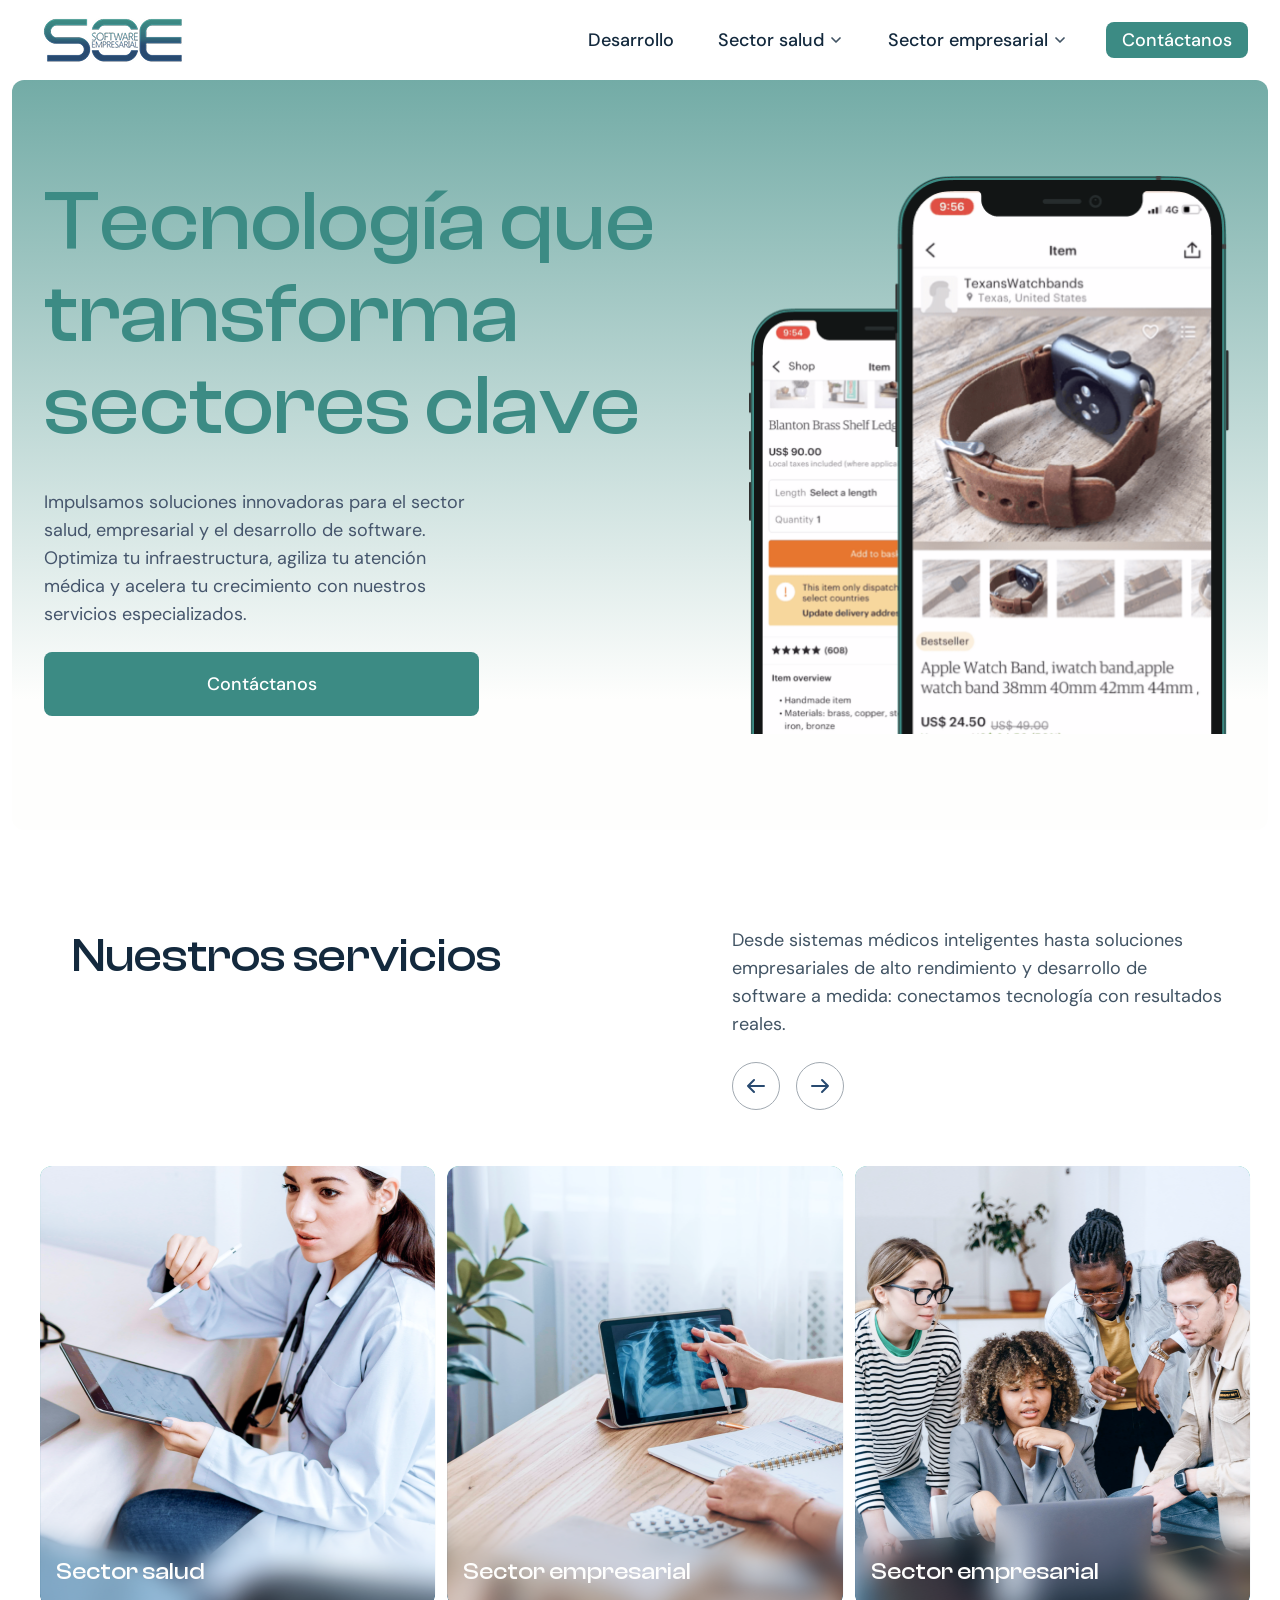
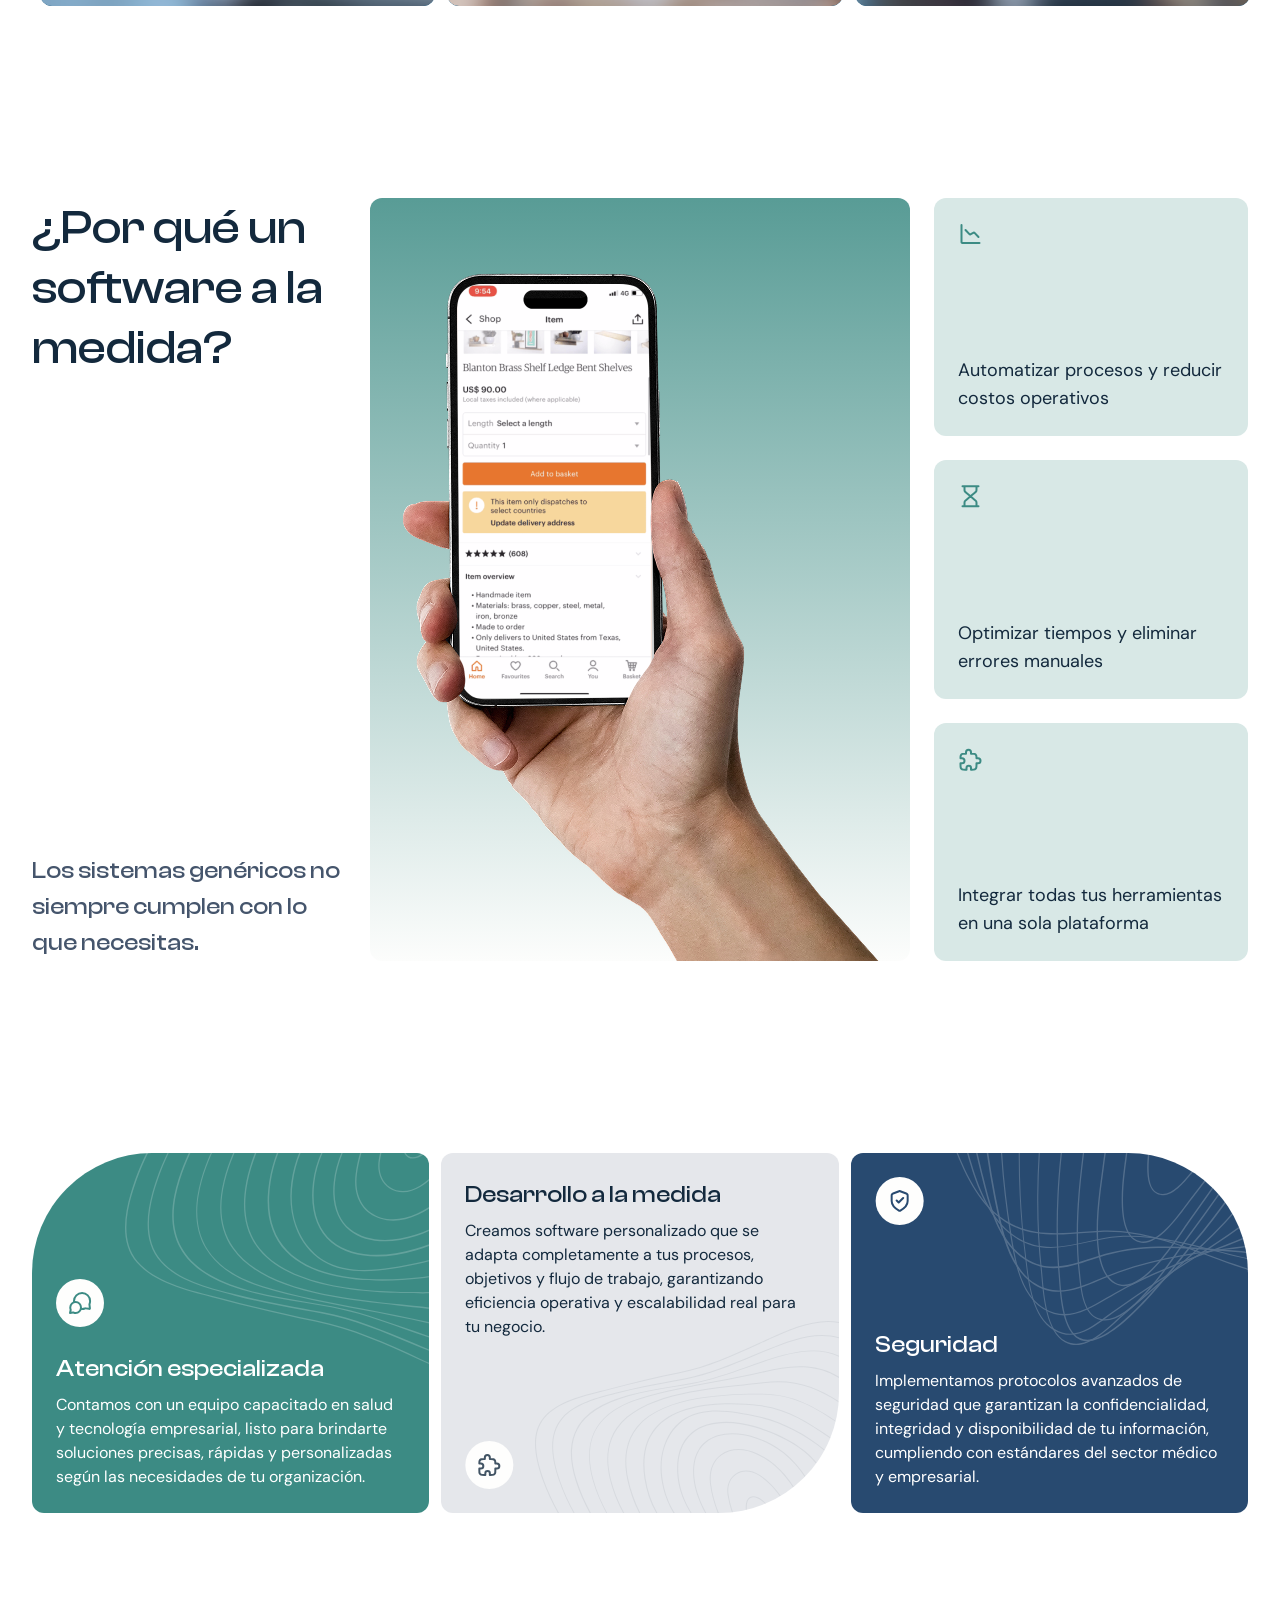
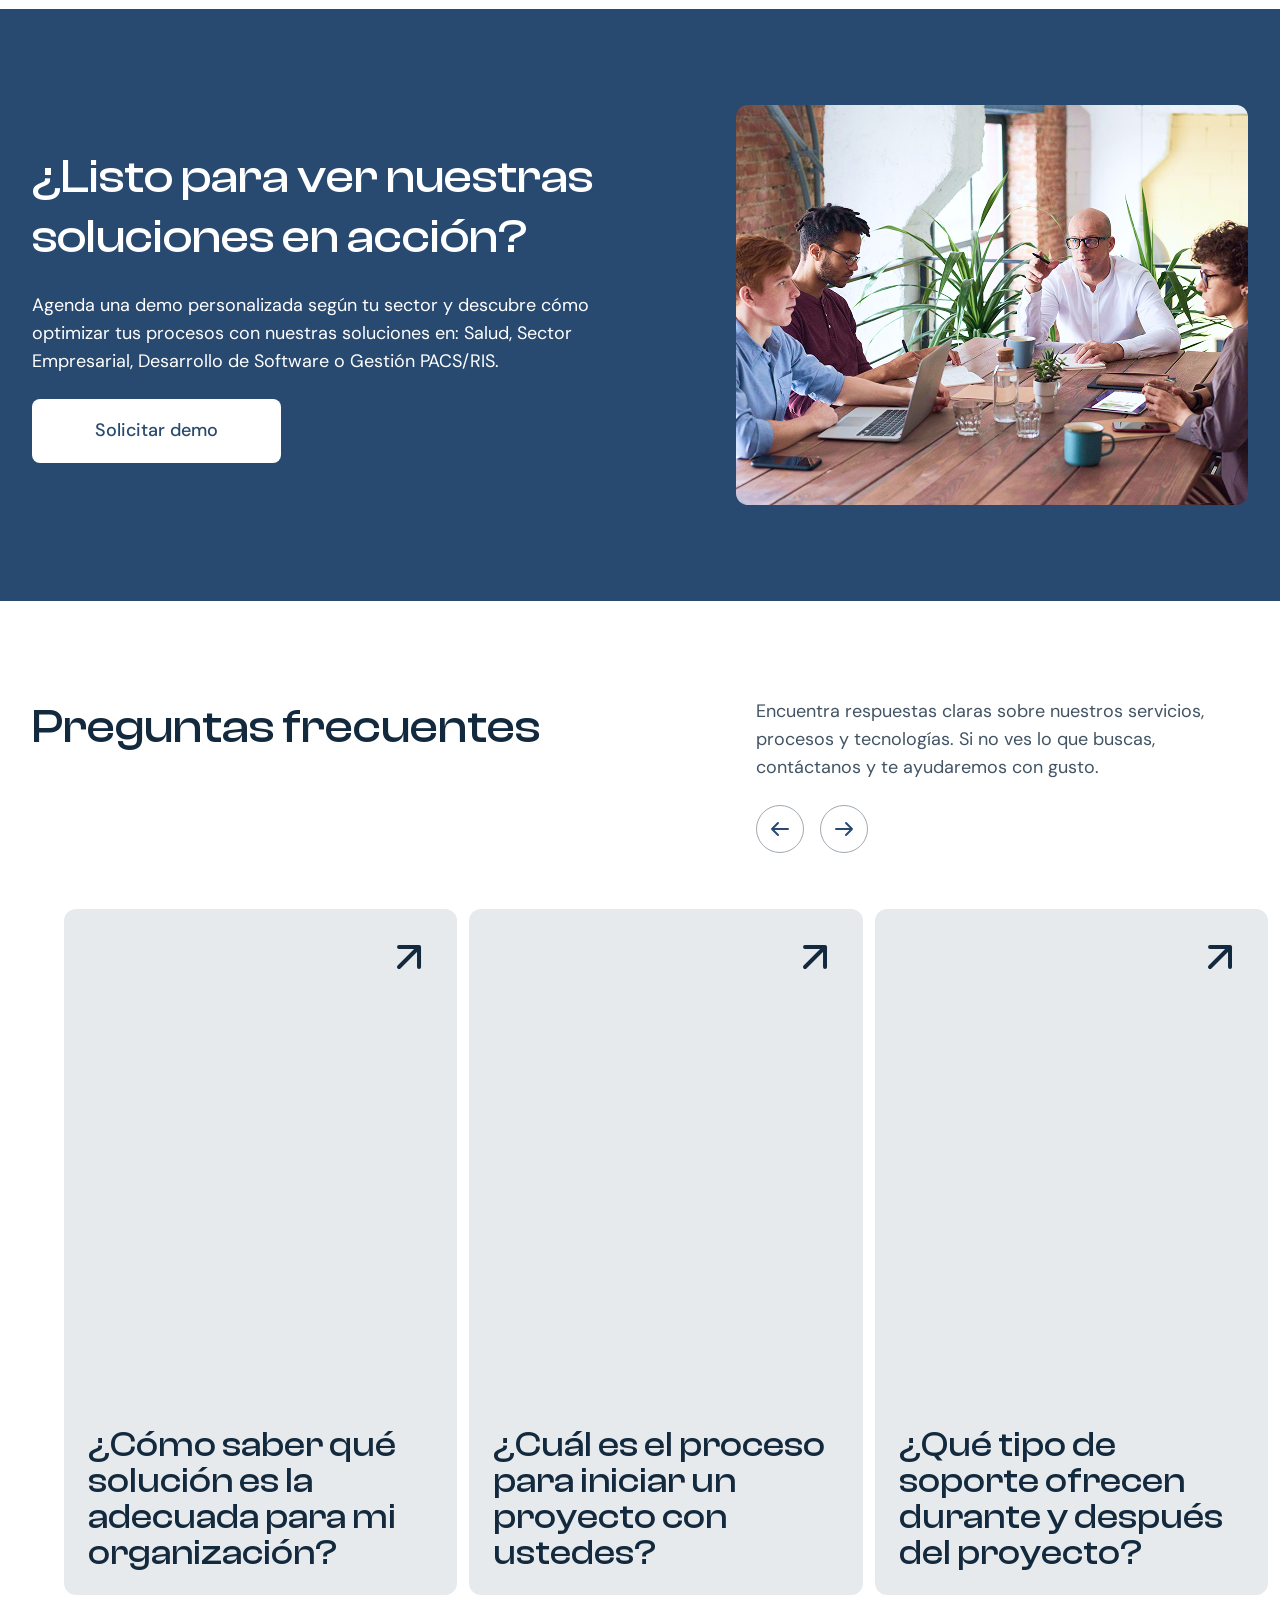
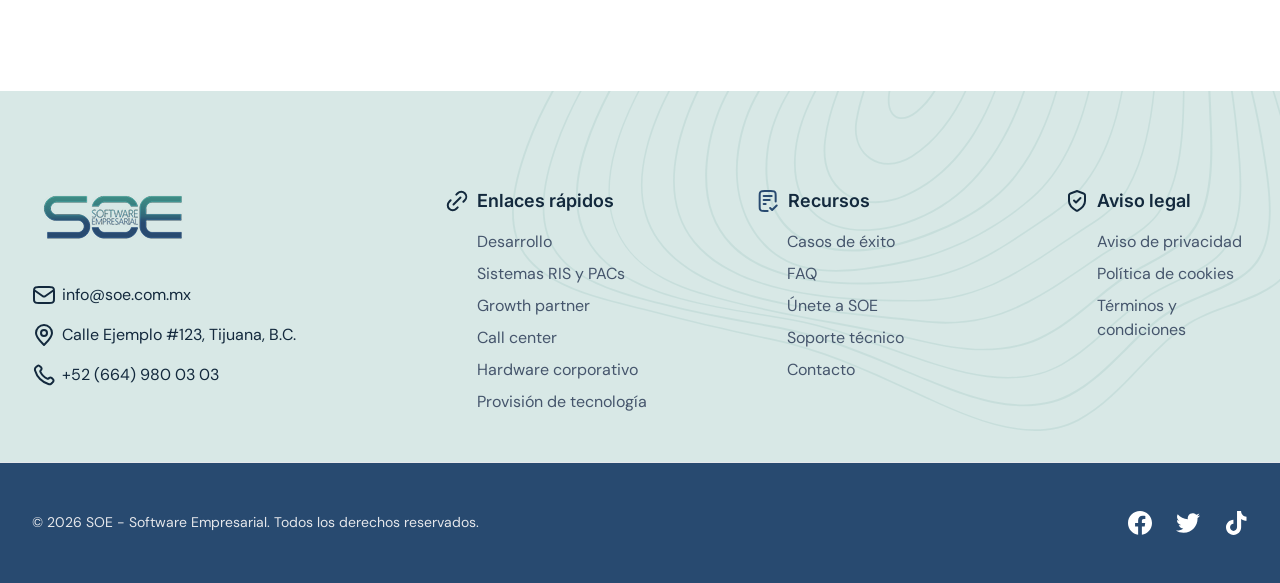
<file: src/index2.html>
<!DOCTYPE html>
<html lang="en" data-theme="light" class="scroll-smooth">

<head>
  <meta charset="UTF-8" />
  <meta name="viewport" content="width=device-width, initial-scale=1.0" />
  <title>SOE</title>

  <!-- favicon  -->
  <link rel="apple-touch-icon" sizes="180x180" href="./images/favicon/apple-touch-icon.png" />
  <link rel="icon" type="image/png" sizes="32x32" href="./images/favicon/favicon-32x32.png" />
  <link rel="icon" type="image/png" sizes="16x16" href="./images/favicon/favicon-16x16.png" />
  <link rel="manifest" href="./images/favicon/site.webmanifest" />

  <!-- google font  -->
  <link rel="preconnect" href="https://fonts.googleapis.com" />
  <link rel="preconnect" href="https://fonts.gstatic.com" crossorigin />
  <link
    href="https://fonts.googleapis.com/css2?family=DM+Sans:ital,opsz,wght@0,9..40,100..1000;1,9..40,100..1000&family=Inter:ital,opsz,wght@0,14..32,100..900;1,14..32,100..900&display=swap"
    rel="stylesheet" />

  <link href="https://cdn.jsdelivr.net/npm/@splidejs/splide@4.1.4/dist/css/splide.min.css" rel="stylesheet">
  <!-- custom font start  -->
  <link rel="stylesheet" href="./fonts/web-clash-display/css/clash-display.css" />
  <link rel="stylesheet" href="./css/style.min.css" />
</head>

<body>
  <!-- Preloader -->
  <div id="preloader" class="fixed inset-0 bg-white z-50 flex items-center justify-center">
    <img src="./images/soe-logo.png" alt="soe-logo" />
    <div
      class="w-16 h-16 border-4 border-gray-300 rounded-full spinner border-t-blue-500 absolute left-0 right-0 m-auto">
    </div>
  </div>

  <!-- Header -->
  <header class="bg-white py-2.5 sticky top-0 z-30 lg:shadow-none shadow-xl">
    <!-- desktop nav -->
    <div class="container flex flex-row justify-between gap-5 lg:gap-8 items-center">
      <a href="index.html"><img src="./images/soe-logo.png" alt="gembet" class="xl:w-auto w-[116px]" /></a>

      <div class="md:hidden">
        <button
          class="justify-center text-text-body-primary text-xs font-medium font-Inter leading-none text-center flex flex-col gap-1"
          data-mobile-menu-toggle="">
          <img src="./images/menu.svg" alt="menu" />
        </button>
      </div>
      <!-- Desktop Nav -->
      <nav class="hidden md:flex space-x-4 items-center">
        <ul class="flex flex-row gap-5 lg:gap-8 items-center">
          <li>
            <a href="./development.html"
              class="text-slate-800 text-base lg:text-lg font-medium leading-7 transition-all px-1.5 py-1 hover:text-slate-500 active:text-slate-500 focus:text-slate-500">Desarrollo</a>
          </li>
          <li class="relative dropdown transition-all">
            <button
              class="dropdown-toggle flex justify-center items-center transition-all cursor-pointer text-slate-800 text-base lg:text-lg font-medium leading-7 px-1.5 py-1 gap-1 hover:text-slate-500"
              data-dropdown>
              Sector salud
              <svg xmlns="http://www.w3.org/2000/svg" width="16" height="16" viewBox="0 0 16 16" fill="none"
                class="transition-all">
                <path d="M4 6L8 10L12 6" stroke="#425464" stroke-width="1.75" stroke-linecap="round"
                  stroke-linejoin="round" />
              </svg>
            </button>
            <div
              class="dropdown-menu dropdown-content transition-all right-0 w-[250px] p-3 bg-white rounded-xl shadow-custom absolute">
              <ul class="flex flex-col">
                <li>
                  <a href="./systems.html"
                    class="flex flex-row gap-3 p-3 hover:bg-zinc-200 active:bg-zinc-200 focus:bg-zinc-200 rounded-lg transition-all duration-300 text-slate-800 text-base lg:text-lg font-medium leading-7">
                    Sistemas RIS y PACs
                  </a>
                </li>

                <li>
                  <a href="./partner.html"
                    class="flex flex-row gap-3 p-3 hover:bg-zinc-200 active:bg-zinc-200 focus:bg-zinc-200 rounded-lg transition-all duration-300 text-slate-800 text-base lg:text-lg font-medium leading-7">
                    Growth partner
                  </a>
                </li>
                <li>
                  <a href="./call-center.html"
                    class="flex flex-row gap-3 p-3 hover:bg-zinc-200 active:bg-zinc-200 focus:bg-zinc-200 rounded-lg transition-all duration-300 text-slate-800 text-base lg:text-lg font-medium leading-7">
                    Call center
                  </a>
                </li>
              </ul>
            </div>
          </li>
          <li class="relative dropdown transition-all">
            <button
              class="dropdown-toggle flex justify-center items-center transition-all cursor-pointer text-slate-800 text-base lg:text-lg font-medium leading-7 px-1.5 py-1 gap-1 hover:text-slate-500"
              data-dropdown>
              Sector empresarial
              <svg xmlns="http://www.w3.org/2000/svg" width="16" height="16" viewBox="0 0 16 16" fill="none"
                class="transition-all">
                <path d="M4 6L8 10L12 6" stroke="#425464" stroke-width="1.75" stroke-linecap="round"
                  stroke-linejoin="round" />
              </svg>
            </button>
            <div
              class="dropdown-menu dropdown-content transition-all right-0 w-[250px] p-3 bg-white rounded-xl shadow-custom absolute">
              <ul class="flex flex-col">
                <li>
                  <a href="./hardware.html"
                    class="flex flex-row gap-3 p-3 hover:bg-zinc-200 active:bg-zinc-200 focus:bg-zinc-200 rounded-lg transition-all duration-300 text-slate-800 text-base lg:text-lg font-medium leading-7">
                    Hardware corporativo
                  </a>
                </li>

                <li>
                  <a href="./soluciones.html"
                    class="flex flex-row gap-3 p-3 hover:bg-zinc-200 active:bg-zinc-200 focus:bg-zinc-200 rounded-lg transition-all duration-300 text-slate-800 text-base lg:text-lg font-medium leading-7">
                    Provisión de tecnología 
                  </a>
                </li>
              </ul>
            </div>
          </li>
          <li class="relative dropdown group transition-all">
            <button
              class="dropdown-toggle flex justify-center items-center transition-all cursor-pointer text-white text-base lg:text-lg font-medium leading-7 px-2 lg:px-4 py-1 gap-1 bg-slate-500 rounded-lg linkify"
              data-href="./contactanos.html" data-dropdown>
              Contáctanos
            </button>
            <div
              class="dropdown-menu dropdown-content absolute group-hover:!block transition-all right-0 w-[350px] p-3 bg-white rounded-xl shadow-custom">
              <ul class="flex flex-col">
                <li>
                  <a href="mailto:+52 664 980 03 03"
                    class="flex flex-row gap-3 p-3 hover:bg-zinc-200 active:bg-zinc-200 focus:bg-zinc-200 rounded-lg transition-all duration-300">
                    <span class="">
                      <img src="./images/call.svg" alt="call" />
                    </span>
                    <span class="flex flex-col">
                      <span class="text-slate-800 text-base lg:text-lg font-medium leading-7">Atención telefónica</span>
                      <span class="text-slate-600 text-base lg:text-lg font-normal leading-7">+52 (664) 980 03 03</span>
                    </span>
                  </a>
                </li>

                <li>
                  <a href="https://wa.link/tjyxcl"
                    class="flex flex-row gap-3 p-3 hover:bg-zinc-200 active:bg-zinc-200 focus:bg-zinc-200 rounded-lg transition-all duration-300">
                    <span class="">
                      <img src="./images/whatsapp-dropdown.svg" alt="whatsapp" />
                    </span>
                    <span class="flex flex-col">
                      <span class="text-slate-800 text-base lg:text-lg font-medium leading-7">WhatsApp</span>
                      <span class="text-slate-600 text-base lg:text-lg font-normal leading-7">+52 (664) 980 03 03</span>
                    </span>
                  </a>
                </li>
                <li>
                  <a href="mailto:info@soe.com.mx"
                    class="flex flex-row gap-3 p-3 hover:bg-zinc-200 active:bg-zinc-200 focus:bg-zinc-200 rounded-lg transition-all duration-300">
                    <span class="">
                      <img src="./images/mail-dropdown.svg" alt="mail" />
                    </span>
                    <span class="flex flex-col">
                      <span class="text-slate-800 text-base lg:text-lg font-medium leading-7">Enviar mensaje</span>
                      <span class="text-slate-600 text-base lg:text-lg font-normal leading-7">info@soe.com.mx</span>
                    </span>
                  </a>
                </li>
                <li>
                  <a href=""
                    class="flex flex-row gap-3 p-3 hover:bg-zinc-200 active:bg-zinc-200 focus:bg-zinc-200 rounded-lg transition-all duration-300">
                    <span class="">
                      <img src="./images/location-dropdown.svg" alt="location" />
                    </span>
                    <span class="flex flex-col">
                      <span class="text-slate-800 text-base lg:text-lg font-medium leading-7">Dirección</span>
                      <span class="text-slate-600 text-base lg:text-lg font-normal leading-7">Calle Ejemplo #123,
                        Tijuana, B.C.</span>
                    </span>
                  </a>
                </li>
              </ul>
            </div>
          </li>
        </ul>
      </nav>
    </div>

    <!-- Mobile Offcanvas -->
    <div class="offcanvas fixed inset-0 bg-white bg-opacity-50 h-screen overflow-y-auto z-50 md:hidden" id="mobileMenu">
      <div class="bg-white w-full max-w-full h-full py-4 relative">
        <div class="flex flex-row items-center justify-between px-4">
          <a href="">
            <img src="./images/soe-logo.png" alt="logo" class="w-[120px]" />
          </a>
          <button class="cursor-pointer" data-close-mobile>
            <img src="./images/close.svg" alt="close" />
          </button>
        </div>
        <div class="mt-5 px-4">
          <nav class="flex space-x-4 items-center">
            <ul class="flex flex-col gap-5">
              <li class="flex flex-col justify-start text-start">
                <a href="./development.html"
                  class="text-slate-800 text-base lg:text-lg font-medium leading-7 transition-all px-1.5 py-1 hover:text-slate-500 active:text-slate-500 focus:text-slate-500">Desarrollo</a>
              </li>

              <li class="relative dropdown transition-all flex flex-col justify-start">
                <button
                  class="dropdown-toggle flex justify-start items-center transition-all cursor-pointer text-slate-800 text-base lg:text-lg font-medium leading-7 px-1.5 py-1 gap-1 hover:text-slate-500 active:text-slate-500 focus:text-slate-500"
                  data-dropdown>
                  Sector salud
                  <svg xmlns="http://www.w3.org/2000/svg" width="16" height="16" viewBox="0 0 16 16" fill="none"
                    class="transition-all">
                    <path d="M4 6L8 10L12 6" stroke="#425464" stroke-width="1.75" stroke-linecap="round"
                      stroke-linejoin="round" />
                  </svg>
                </button>
                <div class="dropdown-menu dropdown-content transition-all w-full p-3 rounded-xl">
                  <ul class="flex flex-col">
                    <li>
                      <a href="./systems.html"
                        class="flex flex-row gap-3 p-3 hover:bg-zinc-200 active:bg-zinc-200 focus:bg-zinc-200 rounded-lg transition-all duration-300 text-slate-800 text-base lg:text-lg font-medium leading-7">
                        Sistemas RIS y PACs
                      </a>
                    </li>

                    <li>
                      <a href="./partner.html"
                        class="flex flex-row gap-3 p-3 hover:bg-zinc-200 active:bg-zinc-200 focus:bg-zinc-200 rounded-lg transition-all duration-300 text-slate-800 text-base lg:text-lg font-medium leading-7">
                        Growth partner
                      </a>
                    </li>
                    <li>
                      <a href="./call-center.html"
                        class="flex flex-row gap-3 p-3 hover:bg-zinc-200 active:bg-zinc-200 focus:bg-zinc-200 rounded-lg transition-all duration-300 text-slate-800 text-base lg:text-lg font-medium leading-7">
                        Call center
                      </a>
                    </li>
                  </ul>
                </div>
              </li>
              <li class="relative dropdown transition-all flex flex-col justify-start">
                <button
                  class="dropdown-toggle flex justify-start items-center transition-all cursor-pointer text-slate-800 text-base lg:text-lg font-medium leading-7 px-1.5 py-1 gap-1 hover:text-slate-500 active:text-slate-500 focus:text-slate-500"
                  data-dropdown>
                  Sector empresarial
                  <svg xmlns="http://www.w3.org/2000/svg" width="16" height="16" viewBox="0 0 16 16" fill="none"
                    class="transition-all">
                    <path d="M4 6L8 10L12 6" stroke="#425464" stroke-width="1.75" stroke-linecap="round"
                      stroke-linejoin="round" />
                  </svg>
                </button>
                <div class="dropdown-menu dropdown-content transition-all w-full p-3 bg-white rounded-xl">
                  <ul class="flex flex-col">
                    <li>
                      <a href="./hardware.html"
                        class="flex flex-row gap-3 p-3 hover:bg-zinc-200 active:bg-zinc-200 focus:bg-zinc-200 rounded-lg transition-all duration-300 text-slate-800 text-base lg:text-lg font-medium leading-7">
                        Hardware corporativo
                      </a>
                    </li>

                    <li>
                      <a href="./soluciones.html"
                        class="flex flex-row gap-3 p-3 hover:bg-zinc-200 active:bg-zinc-200 focus:bg-zinc-200 rounded-lg transition-all duration-300 text-slate-800 text-base lg:text-lg font-medium leading-7">
                        Provisión de tecnología 
                      </a>
                    </li>
                  </ul>
                </div>
              </li>
            </ul>
          </nav>
        </div>
        <div class="pt-6">
          <div class="border-b border-[#E7EAEC]"></div>
          <div class="px-4 py-6 flex flex-row justify-around">
            <ul class="space-y-3">
              <li class="flex flex-row gap-1 items-center">
                <img src="./images/list-menu.svg" alt="recursos" />
                <h4 class="text-basic-black text-base font-DMSans font-medium">
                  Recursos
                </h4>
              </li>
              <li>
                <a href="#" class="text-basic-black text-sm font-DMSans font-normal">Casos de éxito</a>
              </li>
              <li>
                <a href="#" class="text-basic-black text-sm font-DMSans font-normal">FAQ</a>
              </li>
              <li>
                <a href="#" class="text-basic-black text-sm font-DMSans font-normal">Únete a SOE</a>
              </li>
            </ul>
            <ul class="space-y-3">
              <li class="flex flex-row gap-1 items-center">
                <img src="./images/shield-menu.svg" alt="recursos" />
                <h4 class="text-basic-black text-base font-DMSans font-medium">
                  Aviso legal
                </h4>
              </li>
              <li>
                <a href="#" class="text-basic-black text-sm font-DMSans font-normal">Aviso de privacidad</a>
              </li>
              <li>
                <a href="#" class="text-basic-black text-sm font-DMSans font-normal">FAQ</a>
              </li>
              <li>
                <a href="#" class="text-basic-black text-sm font-DMSans font-normal">Términos y condiciones</a>
              </li>
            </ul>
          </div>
          <div class="px-4">
            <a href="./contactanos.html"
              class="flex justify-center items-center transition-all cursor-pointer text-white text-base lg:text-lg font-medium leading-7 px-2 lg:px-4 py-[10px] gap-1 bg-slate-500 rounded-lg">
              Contáctanos
            </a>
            <div class="pt-6">
              <ul class="flex flex-col">
                <li>
                  <a href="mailto:+52 664 980 03 03"
                    class="flex flex-row gap-3 p-3 hover:bg-zinc-200 active:bg-zinc-200 focus:bg-zinc-200 rounded-lg transition-all duration-300">
                    <span class="mt-1">
                      <img src="./images/call.svg" alt="call" />
                    </span>
                    <span class="flex flex-col">
                      <span class="text-slate-800 text-base lg:text-lg font-medium leading-7">Atención telefónica</span>
                      <span class="text-slate-600 text-base lg:text-lg font-normal leading-7">+52 (664) 980 03 03</span>
                    </span>
                  </a>
                </li>

                <li>
                  <a href="https://wa.link/tjyxcl"
                    class="flex flex-row gap-3 p-3 hover:bg-zinc-200 active:bg-zinc-200 focus:bg-zinc-200 rounded-lg transition-all duration-300">
                    <span class="mt-1">
                      <img src="./images/whatsapp-dropdown.svg" alt="whatsapp" />
                    </span>
                    <span class="flex flex-col">
                      <span class="text-slate-800 text-base lg:text-lg font-medium leading-7">WhatsApp</span>
                      <span class="text-slate-600 text-base lg:text-lg font-normal leading-7">+52 (664) 980 03 03</span>
                    </span>
                  </a>
                </li>
                <li>
                  <a href="mailto:info@soe.com.mx"
                    class="flex flex-row gap-3 p-3 hover:bg-zinc-200 active:bg-zinc-200 focus:bg-zinc-200 rounded-lg transition-all duration-300">
                    <span class="mt-1">
                      <img src="./images/mail-dropdown.svg" alt="mail" />
                    </span>
                    <span class="flex flex-col">
                      <span class="text-slate-800 text-base lg:text-lg font-medium leading-7">Enviar mensaje</span>
                      <span class="text-slate-600 text-base lg:text-lg font-normal leading-7">info@soe.com.mx</span>
                    </span>
                  </a>
                </li>
                <li>
                  <a href=""
                    class="flex flex-row gap-3 p-3 hover:bg-zinc-200 active:bg-zinc-200 focus:bg-zinc-200 rounded-lg transition-all duration-300">
                    <span class="mt-1">
                      <img src="./images/location-dropdown.svg" alt="location" />
                    </span>
                    <span class="flex flex-col">
                      <span class="text-slate-800 text-base lg:text-lg font-medium leading-7">Dirección</span>
                      <span class="text-slate-600 text-base lg:text-lg font-normal leading-7">Calle Ejemplo #123,
                        Tijuana, B.C.</span>
                    </span>
                  </a>
                </li>
              </ul>
            </div>
          </div>
        </div>
      </div>
    </div>
  </header>

  <main>
    <!-- tecnologia start  -->
    <section class="tecnologia sm:px-3 px-4">
      <div class="lg:py-24 sm:py-[60px] py-12 tecnologia-bg rounded-xl">
        <div class="container">
          <div class="grid lg:grid-cols-12 grid-cols-1 lg:gap-4 md:gap-y-16 gap-y-9">
            <div class="flex flex-col xl:gap-9 gap-6 lg:col-span-7">
              <h1
                class="text-slate-500 text-5xl md:text-7xl xl:text-[84px] font-medium font-ClashDisplay leading-none xl:leading-[92px] lg:m-0 m-auto w-[665px] max-w-full lg:text-start text-center">
                Tecnología que transforma sectores clave
              </h1>
              <div class="flex flex-col gap-6 w-[435px] max-w-full lg:m-0 m-auto lg:text-start text-center">
                <p class="text-slate-600 md:text-lg text-base font-normal lg:leading-7">
                  Impulsamos soluciones innovadoras para el sector salud,
                  empresarial y el desarrollo de software. Optimiza tu
                  infraestructura, agiliza tu atención médica y acelera tu
                  crecimiento con nuestros servicios especializados.
                </p>
                <a href="contactanos.html"
                  class="w-full min-h-16 max-h-16 p-4 bg-slate-500 rounded-lg inline-flex flex-col justify-center items-center gap-3.5 text-center text-white text-lg font-medium leading-7 hover:text-slate-500 active:text-slate-500 hover:bg-white hover:shadow focus:text-slate-500 focus:bg-white focus:shadow transition-colors duration-300">
                  Contáctanos
                </a>
              </div>
            </div>
            <div class="lg:col-span-5 text-right mx-auto lg:mx-0">
              <img src="./images/tecnologia-hero.png" alt="tecnologia" class="lg:ml-auto hidden md:block" />
              <img src="./images/fullphone.png" alt="tecnologia" class="mx-auto block md:hidden" />
            </div>
          </div>
        </div>
      </div>
    </section>
    <!-- services start  -->
    <section class="services py-12 md:py-15 lg:py-24  !-mr-4 md:mr-0">
      <div class="container ">
        <!-- Optional container just for heading/alignment (not wrapping the slider) -->
        <div class="container flex flex-col md:flex-row items-start justify-between mb-8 gap-6">
          <div class="flex flex-col lg:flex-row justify-between items-start lg:items-start gap-6 w-full">
            <h2
              class="text-basic-black text-[34px] md:text-4xl xl:text-5xl font-medium font-ClashDisplay leading-[46px] md:leading-[48px] xl:leading-[60px]">
              Nuestros servicios
            </h2>

            <!-- doc -->
            <div class="flex flex-col items-start gap-6">
              <p class="text-gray-dark text-base md:text-lg font-normal md:leading-7 w-full lg:max-w-[492px]">
                Desde sistemas médicos inteligentes hasta soluciones
                empresariales de alto rendimiento y desarrollo de software a
                medida: conectamos tecnología con resultados reales.
              </p>
              <!-- 👇 Custom Pagination Dots -->
              <div class="flex md:hidden lg:flex justify-start gap-4 items-center mb-6">
                <button
                  class="prev cursor-pointer group w-12 h-12 rounded-full border border-gray-medium flex items-center justify-center hover:bg-[#13547A] transition">
                  <svg xmlns="http://www.w3.org/2000/svg" viewBox="0 0 24 24" fill="none"
                    class="w-6 h-6 stroke-[#284A70] group-hover:stroke-basic-white transition">
                    <path d="M20 12H4M4 12L10 18M4 12L10 6" stroke-width="2" stroke-linecap="round"
                      stroke-linejoin="round" />
                  </svg>
                </button>

                <button
                  class="next cursor-pointer group w-12 h-12 rounded-full border border-gray-medium flex items-center justify-center hover:bg-accent-primary transition">
                  <svg xmlns="http://www.w3.org/2000/svg" viewBox="0 0 24 24" fill="none"
                    class="w-6 h-6 stroke-[#284A70] group-hover:stroke-basic-white transition">
                    <path d="M4 12H20M20 12L14 6M20 12L14 18" stroke-width="2" stroke-linecap="round"
                      stroke-linejoin="round" />
                  </svg>
                </button>
              </div>
            </div>
          </div>
          <!-- 👇 Custom Pagination Dots -->
          <div class="hidden md:flex lg:hidden justify-start gap-4 items-center">
            <button
              class="prev cursor-pointer group w-12 h-12 rounded-full border border-gray-medium flex items-center justify-center hover:bg-[#13547A] transition">
              <svg xmlns="http://www.w3.org/2000/svg" viewBox="0 0 24 24" fill="none"
                class="w-6 h-6 stroke-[#284A70] group-hover:stroke-basic-white transition">
                <path d="M20 12H4M4 12L10 18M4 12L10 6" stroke-width="2" stroke-linecap="round"
                  stroke-linejoin="round" />
              </svg>
            </button>

            <button
              class="next cursor-pointer group w-12 h-12 rounded-full border border-gray-medium flex items-center justify-center hover:bg-accent-primary transition">
              <svg xmlns="http://www.w3.org/2000/svg" viewBox="0 0 24 24" fill="none"
                class="w-6 h-6 stroke-[#284A70] group-hover:stroke-basic-white transition">
                <path d="M4 12H20M20 12L14 6M20 12L14 18" stroke-width="2" stroke-linecap="round"
                  stroke-linejoin="round" />
              </svg>
            </button>
          </div>
        </div>
        <div class="relative w-full ">
          <!-- Slider wrapper with only left container spacing -->

          <!-- Swiper Container -->
          <div class="swiper servicesSwiper">
            <div class="slick-wrapper splide" id="servicesSplide">

              <div class="splide__track">
                <ul class="splide__list">


                  <!-- Slide 1 -->
                  <li class="slick-slide h-full flex rounded-xl splide__slide ">
                    <div
                      class="relative  w-full rounded-xl p-6 text-white bg-gradient-to-t from-[#13547A] to-[#80D0C7] overflow-hidden group/slider groupItem h-[440px]">
                      <div class="opacity-100 group-hover/slider:opacity-0 transition-opacity duration-400 item1">
                        <div class="absolute inset-0 pointer-events-none z-0 rounded-xl overflow-hidden">
                          <img src="./images/nuestros_servicios-salud.png" alt="" class="w-full h-full object-cover" />
                        </div>

                        <span
                          class="text-xl md:text-[22px] lg:text-2xl font-medium leading-6 md:leading-7.5 lg:leading-9 text-basic-white font-ClashDisplay absolute bottom-4 left-4 md:bottom-5.5 md:left-4 lg:bottom-4 lg:left-4">
                          Sector salud
                        </span>
                      </div>
                      <div class="opacity-0 group-hover/slider:opacity-100 transition-opacity duration-400 item2">
                        <h4
                          class="text-2xl md:text-[28px] lg:text-4xl font-medium leading-8 md:leading-9 lg:leading-4xl text-basic-white font-ClashDisplay">
                          Sector salud
                        </h4>

                        <ul
                          class="absolute bottom-6 left-6 space-y-1 lg:space-y-2 font-normal text-sm md:text-base text-gray-light">
                          <li>Hardware corporativo</li>
                          <li>Componentes para servidores</li>
                          <li>Servidores</li>
                          <li>Provisión de tecnología</li>
                          <li>Componentes IT</li>
                        </ul>
                        <!-- Arrow Icon -->
                        <a href="#"
                          class="absolute bottom-6 right-6 w-12 h-12 flex items-center justify-center rounded-full text-basic-white bg-basic-white group ring-2 ring-[#13547A] hover:bg-transparent hover:ring-basic-white transition duration-300 ease-in-out">
                          <svg xmlns="http://www.w3.org/2000/svg" width="24" height="24" viewBox="0 0 24 24" fill="none"
                            class="w-6 h-6 stroke-[#13547A] group-hover:stroke-white transition">
                            <path d="M7 17L17 7M17 7H7M17 7V17" stroke-width="2" stroke-linecap="round"
                              stroke-linejoin="round" />
                          </svg>
                        </a>
                        <!-- Optional background overlay -->
                        <div class="absolute -bottom-17 -right-44 w-[90%] pointer-events-none z-0">
                          <img src="./images/Background_wave-02.png" alt="" class="w-full h-auto" />
                        </div>
                      </div>
                    </div>
                  </li>

                  <!--  Slide 2  -->
                  <li class="slick-slide h-full flex rounded-xl splide__slide ">
                    <div
                      class="relative  w-full rounded-xl p-6 text-white bg-gradient-to-t from-[#13547A] to-[#80D0C7] overflow-hidden group/slider groupItem h-[440px]">
                      <div class="opacity-100 group-hover/slider:opacity-0 transition-opacity duration-400 item1">
                        <div class="absolute inset-0 pointer-events-none z-0 rounded-xl overflow-hidden">
                          <img src="./images/nuestros_servicios-gestion.png" alt=""
                            class="w-full h-full object-cover" />
                        </div>

                        <span
                          class="text-xl md:text-[22px] lg:text-2xl font-medium leading-6 md:leading-7.5 lg:leading-9 text-basic-white font-ClashDisplay absolute bottom-4 left-4 md:bottom-5.5 md:left-4 lg:bottom-4 lg:left-4">
                          Sector empresarial
                        </span>
                      </div>
                      <div class="opacity-0 group-hover/slider:opacity-100 transition-opacity duration-400 item2">
                        <h4
                          class="text-2xl md:text-[28px] lg:text-4xl font-medium leading-8 md:leading-9 lg:leading-4xl text-basic-white font-ClashDisplay">
                          Sector empresarial
                        </h4>

                        <ul
                          class="absolute bottom-6 left-6 space-y-1 lg:space-y-2 font-normal text-sm md:text-base text-gray-light">
                          <li>Hardware corporativo</li>
                          <li>Componentes para servidores</li>
                          <li>Servidores</li>
                          <li>Provisión de tecnología</li>
                          <li>Componentes IT</li>
                        </ul>
                        <!-- Arrow Icon -->
                        <a href="#"
                          class="absolute bottom-6 right-6 w-12 h-12 flex items-center justify-center rounded-full text-basic-white bg-basic-white group ring-2 ring-[#13547A] hover:bg-transparent hover:ring-basic-white transition duration-300 ease-in-out">
                          <svg xmlns="http://www.w3.org/2000/svg" width="24" height="24" viewBox="0 0 24 24" fill="none"
                            class="w-6 h-6 stroke-[#13547A] group-hover:stroke-white transition">
                            <path d="M7 17L17 7M17 7H7M17 7V17" stroke-width="2" stroke-linecap="round"
                              stroke-linejoin="round" />
                          </svg>
                        </a>
                        <!-- Optional background overlay -->
                        <div class="absolute -bottom-17 -right-44 w-[90%] pointer-events-none z-0">
                          <img src="./images/Background_wave-02.png" alt="" class="w-full h-auto" />
                        </div>
                      </div>
                    </div>
                  </li>

                  <!-- Slide 3 -->
                  <li class="slick-slide h-full flex rounded-xl splide__slide">
                    <div
                      class="relative  w-full rounded-xl p-6 text-white bg-gradient-to-t from-[#13547A] to-[#80D0C7] overflow-hidden group/slider groupItem h-[440px]">
                      <div class="opacity-100 group-hover/slider:opacity-0 transition-opacity duration-400 item1">
                        <div class="absolute inset-0 pointer-events-none z-0 rounded-xl overflow-hidden">
                          <img src="./images/nuestros_servicios-desarrollo.png" alt=""
                            class="w-full h-full object-cover" />
                        </div>

                        <span
                          class="text-xl md:text-[22px] lg:text-2xl font-medium leading-6 md:leading-7.5 lg:leading-9 text-basic-white font-ClashDisplay absolute bottom-4 left-4 md:bottom-5.5 md:left-4 lg:bottom-4 lg:left-4">
                          Sector empresarial
                        </span>
                      </div>
                      <div class="opacity-0 group-hover/slider:opacity-100 transition-opacity duration-400 item2">
                        <h4
                          class="text-2xl md:text-[28px] lg:text-4xl font-medium leading-8 md:leading-9 lg:leading-4xl text-basic-white font-ClashDisplay">
                          Sector empresarial
                        </h4>

                        <ul
                          class="absolute bottom-6 left-6 space-y-1 lg:space-y-2 font-normal text-sm md:text-base text-gray-light">
                          <li>Hardware corporativo</li>
                          <li>Componentes para servidores</li>
                          <li>Servidores</li>
                          <li>Provisión de tecnología</li>
                          <li>Componentes IT</li>
                        </ul>
                        <!-- Arrow Icon -->
                        <a href="#"
                          class="absolute bottom-6 right-6 w-12 h-12 flex items-center justify-center rounded-full text-basic-white bg-basic-white group ring-2 ring-[#13547A] hover:bg-transparent hover:ring-basic-white transition duration-300 ease-in-out">
                          <svg xmlns="http://www.w3.org/2000/svg" width="24" height="24" viewBox="0 0 24 24" fill="none"
                            class="w-6 h-6 stroke-[#13547A] group-hover:stroke-white transition">
                            <path d="M7 17L17 7M17 7H7M17 7V17" stroke-width="2" stroke-linecap="round"
                              stroke-linejoin="round" />
                          </svg>
                        </a>
                        <!-- Optional background overlay -->
                        <div class="absolute -bottom-17 -right-44 w-[90%] pointer-events-none z-0">
                          <img src="./images/Background_wave-02.png" alt="" class="w-full h-auto" />
                        </div>
                      </div>
                    </div>
                  </li>

                  <!-- Slide 4 -->
                  <li class="slick-slide h-full flex rounded-xl splide__slide">
                    <div
                      class="relative  w-full rounded-xl p-6 text-white bg-gradient-to-t from-[#13547A] to-[#80D0C7] overflow-hidden group/slider groupItem h-[440px]">
                      <div class="opacity-100 group-hover/slider:opacity-0 transition-opacity duration-400 item1">
                        <div class="absolute inset-0 pointer-events-none z-0 rounded-xl overflow-hidden">
                          <img src="./images/nuestros_servicios-gestion.png" alt=""
                            class="w-full h-full object-cover" />
                        </div>

                        <span
                          class="text-xl md:text-[22px] lg:text-2xl font-medium leading-6 md:leading-7.5 lg:leading-9 text-basic-white font-ClashDisplay absolute bottom-4 left-4 md:bottom-5.5 md:left-4 lg:bottom-4 lg:left-4">
                          Desarrollo de software
                        </span>
                      </div>
                      <div class="opacity-0 group-hover/slider:opacity-100 transition-opacity duration-400 item2">
                        <h4
                          class="text-2xl md:text-[28px] lg:text-4xl font-medium leading-8 md:leading-9 lg:leading-4xl text-basic-white font-ClashDisplay">
                          Desarrollo de software
                        </h4>

                        <ul
                          class="absolute bottom-6 left-6 space-y-1 lg:space-y-2 font-normal text-sm md:text-base text-gray-light">
                          <li>Hardware corporativo</li>
                          <li>Componentes para servidores</li>
                          <li>Servidores</li>
                          <li>Provisión de tecnología</li>
                          <li>Componentes IT</li>
                        </ul>
                        <!-- Arrow Icon -->
                        <a href="#"
                          class="absolute bottom-6 right-6 w-12 h-12 flex items-center justify-center rounded-full text-basic-white bg-basic-white group ring-2 ring-[#13547A] hover:bg-transparent hover:ring-basic-white transition duration-300 ease-in-out">
                          <svg xmlns="http://www.w3.org/2000/svg" width="24" height="24" viewBox="0 0 24 24" fill="none"
                            class="w-6 h-6 stroke-[#13547A] group-hover:stroke-white transition">
                            <path d="M7 17L17 7M17 7H7M17 7V17" stroke-width="2" stroke-linecap="round"
                              stroke-linejoin="round" />
                          </svg>
                        </a>
                        <!-- Optional background overlay -->
                        <div class="absolute -bottom-17 -right-44 w-[90%] pointer-events-none z-0">
                          <img src="./images/Background_wave-02.png" alt="" class="w-full h-auto" />
                        </div>
                      </div>
                    </div>
                  </li>


                </ul>
              </div>

            </div>
          </div>
        </div>
      </div>
    </section>
    <!-- services end -->
    <!-- ¿Por qué un software a la medida?  -->
    <section class="software lg:py-24 py-12">
      <div class="container">
        <div class="grid lg:grid-cols-11 md:grid-cols-6 grid-cols-1 gap-6">
          <div
            class="lg:col-span-3 md:col-span-6 col-span-1 flex flex-col justify-between gap-4 h-full lg:w-auto sm:w-[506px] max-w-full">
            <h2 class="text-slate-800 text-4xl xl:text-5xl font-medium font-ClashDisplay xl:leading-[60px]">
              ¿Por qué un software a la medida?
            </h2>
            <p
              class="text-slate-600 text-xl md:text-[22px] xl:text-2xl font-medium font-ClashDisplay md:leading-[30px] xl:leading-9">
              Los sistemas genéricos no siempre cumplen con lo que necesitas.
            </p>
          </div>
          <div class="lg:col-span-5 md:col-span-4 col-span-1 pl-[30px] md:pl-8 relative bgPhone rounded-xl">
            <img src="./images/phone.png" alt="software phone" class="hidden md:block" />
            <img src="./images/phone-phone-main.png" alt="tecnologia" class="mx-auto block md:hidden rounded-br-xl" />
          </div>
          <div class="lg:col-span-3 md:col-span-2 col-span-1 flex flex-col md:gap-6 gap-4">
            <!-- single item start  -->
            <div
              class="p-6 min-h-[150px] bg-zinc-200 rounded-xl flex flex-col justify-between items-start md:h-full gap-[21px] md:gap-6">
              <div>
                <img src="./images/automatizar.svg" alt="automatizar" />
              </div>
              <p class="text-slate-800 text-lg font-normal leading-7">
                Automatizar procesos y reducir costos operativos
              </p>
            </div>
            <!-- single item start  -->
            <!-- single item end  -->
            <div
              class="p-6 min-h-[150px] bg-zinc-200 rounded-xl flex flex-col justify-between items-start md:h-full gap-[21px] md:gap-6">
              <div>
                <img src="./images/optimizar.svg" alt="automatizar" />
              </div>
              <p class="text-slate-800 text-lg font-normal leading-7">
                Optimizar tiempos y eliminar errores manuales
              </p>
            </div>
            <!-- single item start  -->
            <!-- single item end  -->
            <div
              class="p-6 min-h-[150px] bg-zinc-200 rounded-xl flex flex-col justify-between items-start md:h-full gap-[21px] md:gap-6">
              <div>
                <img src="./images/integrar.svg" alt="automatizar" />
              </div>
              <p class="text-slate-800 text-lg font-normal leading-7">
                Integrar todas tus herramientas en una sola plataforma
              </p>
            </div>
            <!-- single item start  -->
          </div>
        </div>
      </div>
    </section>
    <section class="lg:py-24 py-12">
      <div class="container grid lg:grid-cols-3 md:grid-cols-2 grid-cols-1 gap-3">
        <!-- single item start  -->
        <div
          class="flex flex-col justify-end p-6 rounded-tl-[120px] rounded-tr-xl rounded-bl-xl rounded-br-xl bg-slate-500 min-h-[360px] gap-6 bg-[url('../images/shape-1.svg')] bg-top-right bg-no-repeat">
          <div>
            <img src="./images/atencion.svg" alt="atencion" />
          </div>
          <div class="flex flex-col gap-1.5">
            <h4 class="text-white text-xl sm:text-2xl font-medium font-ClashDisplay leading-9">
              Atención especializada
            </h4>
            <p class="text-white text-sm sm:text-base font-normal leading-normal">
              Contamos con un equipo capacitado en salud y tecnología
              empresarial, listo para brindarte soluciones precisas, rápidas y
              personalizadas según las necesidades de tu organización.
            </p>
          </div>
        </div>
        <!-- single item end -->

        <!-- single item start  -->
        <div
          class="flex flex-col justify-between p-6 rounded-tl-xl rounded-tr-xl rounded-bl-xl rounded-br-[120px] bg-gray-200 min-h-[360px] gap-6 bg-[url('../images/shape-2.svg')] bg-bottom-right bg-no-repeat sm:!bg-auto bg-80">
          <div class="flex flex-col gap-1.5">
            <h4 class="text-slate-800 text-2xl font-medium font-ClashDisplay leading-9">
              Desarrollo a la medida
            </h4>
            <p class="text-slate-800 text-sm sm:text-base font-normal leading-normal">
              Creamos software personalizado que se adapta completamente a tus
              procesos, objetivos y flujo de trabajo, garantizando eficiencia
              operativa y escalabilidad real para tu negocio.
            </p>
          </div>
          <div>
            <img src="./images/desarrollo.svg" alt="desarrollo" />
          </div>
        </div>
        <!-- single item end -->
        <!-- single item start  -->
        <div
          class="flex flex-col justify-between p-6 rounded-tl-xl rounded-tr-[120px] rounded-bl-xl rounded-br-xl bg-cyan-900 lg:min-h-[360px] sm:min-h-[280px] min-h-[360px] gap-6 bg-[url('../images/shape-3.svg')] bg-top-right bg-no-repeat lg:col-span-1 md:col-span-2">
          <div>
            <img src="./images/seguridad.svg" alt="atencion" />
          </div>
          <div class="flex flex-col gap-1.5">
            <h4 class="text-white text-xl sm:text-2xl font-medium font-ClashDisplay leading-9">
              Seguridad
            </h4>
            <p class="text-white text-sm sm:text-base font-normal leading-normal">
              Implementamos protocolos avanzados de seguridad que garantizan
              la confidencialidad, integridad y disponibilidad de tu
              información, cumpliendo con estándares del sector médico y
              empresarial.
            </p>
          </div>
        </div>
        <!-- single item end -->
      </div>
    </section>

    <!-- ¿Listo para ver nuestras soluciones en acción? start  -->
    <section class="soluciones bg-cyan-900 lg:py-24 py-12">
      <div class="container grid lg:grid-cols-11 grid-cols-1 lg:gap-16 gap-y-12 items-center">
        <div class="lg:col-span-6 flex flex-col gap-6 lg:w-auto w-[560px] max-w-full text-start">
          <h2
            class="text-white text-[34px] leading-[46px] md:text-4xl xl:text-5xl font-medium font-ClashDisplay xl:leading-[60px]">
            ¿Listo para ver nuestras soluciones en acción?
          </h2>
          <p class="text-white text-base lg:text-lg font-normal leading-7">
            Agenda una demo personalizada según tu sector y descubre cómo
            optimizar tus procesos con nuestras soluciones en: Salud, Sector
            Empresarial, Desarrollo de Software o Gestión PACS/RIS.
          </p>
          <div class="w-full md:w-auto">
            <a href=""
              class="justify-center text-cyan-900 text-lg font-medium leading-7 min-h-16 px-[63px] py-[17px] bg-white rounded-lg sm:inline-flex flex hover:text-white hover:bg-slate-500 hover:shadow focus:text-cyan-900 focus:bg-white focus:shadow transition-colors duration-300">Solicitar
              demo
            </a>
          </div>
        </div>
        <div class="lg:col-span-5">
          <img src="./images/soluciones-img.png" alt="soluciones-img" class="ml-auto lg:block hidden" />
          <img src="./images/soluciones-mobile.png" alt="soluciones-img" class="w-full lg:hidden" />
        </div>
      </div>
    </section>

    <!-- frecuentes preguntas start -->
    <section class="frecuentes py-12 md:py-15 lg:py-24">
      <!-- Optional container just for heading/alignment (not wrapping the slider) -->
      <div class="container flex flex-col md:flex-row items-start justify-between mb-8 gap-6">
        <div class="flex flex-col lg:flex-row justify-between items-start lg:items-start gap-6 w-full">
          <h2
            class="text-basic-black text-[34px] md:text-4xl xl:text-5xl font-medium font-ClashDisplay leading-[46px] md:leading-[48px] xl:leading-[60px]">
            Preguntas frecuentes
          </h2>

          <!-- doc -->
          <div class="flex flex-col items-start gap-6">
            <p class="text-gray-dark text-base md:text-lg font-normal md:leading-7 w-full lg:max-w-[492px]">
              Encuentra respuestas claras sobre nuestros servicios, procesos y
              tecnologías. Si no ves lo que buscas, contáctanos y te
              ayudaremos con gusto.
            </p>
            <!-- 👇 Custom Pagination Dots -->
            <div class="flex md:hidden lg:flex justify-start gap-4 items-center mb-6">
              <button
                class="fPrev cursor-pointer group w-12 h-12 rounded-full border border-gray-medium flex items-center justify-center hover:bg-[#13547A] transition">
                <svg xmlns="http://www.w3.org/2000/svg" viewBox="0 0 24 24" fill="none"
                  class="w-6 h-6 stroke-[#284A70] group-hover:stroke-basic-white transition">
                  <path d="M20 12H4M4 12L10 18M4 12L10 6" stroke-width="2" stroke-linecap="round"
                    stroke-linejoin="round" />
                </svg>
              </button>

              <button
                class="fNext cursor-pointer group w-12 h-12 rounded-full border border-gray-medium flex items-center justify-center hover:bg-accent-primary transition">
                <svg xmlns="http://www.w3.org/2000/svg" viewBox="0 0 24 24" fill="none"
                  class="w-6 h-6 stroke-[#284A70] group-hover:stroke-basic-white transition">
                  <path d="M4 12H20M20 12L14 6M20 12L14 18" stroke-width="2" stroke-linecap="round"
                    stroke-linejoin="round" />
                </svg>
              </button>
            </div>
          </div>
        </div>
        <!-- 👇 Custom Pagination Dots -->
        <div class="hidden md:flex lg:hidden justify-start gap-4 items-center">
          <button
            class="frecuentes-prev cursor-pointer group w-12 h-12 rounded-full border border-gray-medium flex items-center justify-center hover:bg-[#13547A] transition">
            <svg xmlns="http://www.w3.org/2000/svg" viewBox="0 0 24 24" fill="none"
              class="w-6 h-6 stroke-[#284A70] group-hover:stroke-basic-white transition">
              <path d="M20 12H4M4 12L10 18M4 12L10 6" stroke-width="2" stroke-linecap="round" stroke-linejoin="round" />
            </svg>
          </button>

          <button
            class="frecuentes-next cursor-pointer group w-12 h-12 rounded-full border border-gray-medium flex items-center justify-center hover:bg-accent-primary transition">
            <svg xmlns="http://www.w3.org/2000/svg" viewBox="0 0 24 24" fill="none"
              class="w-6 h-6 stroke-[#284A70] group-hover:stroke-basic-white transition">
              <path d="M4 12H20M20 12L14 6M20 12L14 18" stroke-width="2" stroke-linecap="round"
                stroke-linejoin="round" />
            </svg>
          </button>
        </div>
      </div>
      <div class="relative w-full">
        <!-- Slider wrapper with only left container spacing -->
        <div class="overflow-x-auto pl-4 sm:pl-8 xl:pl-16 2xl:pl-[calc((100vw-1216px)/2)]">
          <!-- Swiper Container -->

          <div class=" splide" id="frecuentesSwiper">
            <div class="splide__track">
              <ul class="splide__list">

                <!-- Slide 1 -->
                <li class="splide__slide">
                  <div
                    class="relative w-full flex flex-col justify-end items-start rounded-xl p-6 bg-gray-light hover:bg-accent-primary text-white overflow-hidden group/slider groupItemNew h-[520px] md:h-[686px]">
                    <!-- main -->
                    <div class="inline-block group-hover/slider:hidden transition-opacity duration-400 item1">
                      <h4
                        class="text-2xl md:text-[28px] xl:text-4xl leading-8 md:leading-9 font-medium max-w-[372px] text-basic-black font-ClashDisplay">
                        ¿Cómo saber qué solución es la adecuada para mi
                        organización?
                      </h4>
                      <div class="absolute top-6 right-6">
                        <img src="./images/arrow-up-right.svg" alt="arrow-up-right" class="w-6 h-8 md:w-12 md:h-12" />
                      </div>
                    </div>
                    <!-- hover -->
                    <div class="hidden group-hover/slider:inline-block transition-opacity duration-400 item2">
                      <div class="absolute top-6 right-6">
                        <img src="./images/arrow-down-left.svg" alt="arrow-up-left" class="w-6 h-8 md:w-12 md:h-12" />
                      </div>
                      <h4
                        class="text-2xl md:text-[28px] xl:text-4xl leading-8 md:leading-9 font-medium max-w-[372px] text-white font-ClashDisplay sm:block hidden">
                        ¿Cómo saber qué solución es la adecuada para mi
                        organización?
                      </h4>
                      <p class="font-normal text-sm md:text-base text-basic-white leading-5 md:leading-6 pt-6">
                        Antes de comenzar cualquier proyecto, analizamos tus
                        necesidades específicas mediante una consultoría inicial
                        gratuita. Evaluamos el sector en el que operas, tus
                        objetivos, y el estado actual de tu infraestructura o
                        procesos. Con base en ese diagnóstico, te proponemos una
                        solución personalizada que se alinee con tus metas, ya
                        sea en tecnología médica, empresarial o desarrollo de
                        software. Nuestro enfoque es ofrecer solo lo que
                        realmente necesitas, sin soluciones genéricas.
                      </p>
                    </div>
                  </div>
                </li>
                <!-- Slide 2 -->
                <li class="splide__slide">
                  <div
                    class="relative w-full flex flex-col justify-end items-start rounded-xl p-6 bg-gray-light hover:bg-accent-primary text-white overflow-hidden group/slider groupItemNew h-[520px] md:h-[686px]">
                    <!-- main -->
                    <div class="inline-block group-hover/slider:hidden transition-opacity duration-400 item1">
                      <h4
                        class="text-2xl md:text-[28px] xl:text-4xl leading-8 md:leading-9 font-medium max-w-[372px] text-basic-black font-ClashDisplay">
                        ¿Cuál es el proceso para iniciar un proyecto con
                        ustedes?
                      </h4>
                      <div class="absolute top-6 right-6">
                        <img src="./images/arrow-up-right.svg" alt="arrow-up-right" class="w-6 h-8 md:w-12 md:h-12" />
                      </div>
                    </div>
                    <!-- hover -->
                    <div class="hidden group-hover/slider:inline-block transition-opacity duration-400 item2">
                      <div class="absolute top-6 right-6">
                        <img src="./images/arrow-down-left.svg" alt="arrow-up-left" class="w-6 h-8 md:w-12 md:h-12" />
                      </div>
                      <h4
                        class="text-2xl md:text-[28px] xl:text-4xl leading-8 md:leading-9 font-medium max-w-[372px] text-white font-ClashDisplay sm:block hidden">
                        ¿Cuál es el proceso para iniciar un proyecto con
                        ustedes?
                      </h4>
                      <p class="font-normal text-sm md:text-base text-basic-white leading-5 md:leading-6 pt-6">
                        Antes de comenzar cualquier proyecto, analizamos tus
                        necesidades específicas mediante una consultoría inicial
                        gratuita. Evaluamos el sector en el que operas, tus
                        objetivos, y el estado actual de tu infraestructura o
                        procesos. Con base en ese diagnóstico, te proponemos una
                        solución personalizada que se alinee con tus metas, ya
                        sea en tecnología médica, empresarial o desarrollo de
                        software. Nuestro enfoque es ofrecer solo lo que
                        realmente necesitas, sin soluciones genéricas.
                      </p>
                    </div>
                  </div>
                </li>
                <!-- Slide 3 -->
                <li class="splide__slide">
                  <div
                    class="relative w-full flex flex-col justify-end items-start rounded-xl p-6 bg-gray-light hover:bg-accent-primary text-white overflow-hidden group/slider groupItemNew h-[520px] md:h-[686px]">
                    <!-- main -->
                    <div class="inline-block group-hover/slider:hidden transition-opacity duration-400 item1">
                      <h4
                        class="text-2xl md:text-[28px] xl:text-4xl leading-8 md:leading-9 font-medium max-w-[372px] text-basic-black font-ClashDisplay">
                        ¿Qué tipo de soporte ofrecen durante y después del
                        proyecto?
                      </h4>
                      <div class="absolute top-6 right-6">
                        <img src="./images/arrow-up-right.svg" alt="arrow-up-right" class="w-6 h-8 md:w-12 md:h-12" />
                      </div>
                    </div>
                    <!-- hover -->
                    <div class="hidden group-hover/slider:inline-block transition-opacity duration-400 item2">
                      <div class="absolute top-6 right-6">
                        <img src="./images/arrow-down-left.svg" alt="arrow-up-left" class="w-6 h-8 md:w-12 md:h-12" />
                      </div>
                      <h4
                        class="text-2xl md:text-[28px] xl:text-4xl leading-8 md:leading-9 font-medium max-w-[372px] text-white font-ClashDisplay sm:block hidden">
                        ¿Qué tipo de soporte ofrecen durante y después del
                        proyecto?
                      </h4>
                      <p class="font-normal text-sm md:text-base text-basic-white leading-5 md:leading-6 pt-6">
                        Antes de comenzar cualquier proyecto, analizamos tus
                        necesidades específicas mediante una consultoría inicial
                        gratuita. Evaluamos el sector en el que operas, tus
                        objetivos, y el estado actual de tu infraestructura o
                        procesos. Con base en ese diagnóstico, te proponemos una
                        solución personalizada que se alinee con tus metas, ya
                        sea en tecnología médica, empresarial o desarrollo de
                        software. Nuestro enfoque es ofrecer solo lo que
                        realmente necesitas, sin soluciones genéricas.
                      </p>
                    </div>
                  </div>
                </li>
                <!-- Slide 4 -->
                <li class="splide__slide">
                  <div
                    class="relative w-full flex flex-col justify-end items-start rounded-xl p-6 bg-gray-light hover:bg-accent-primary text-white overflow-hidden group/slider groupItemNew h-[520px] md:h-[686px]">
                    <!-- main -->
                    <div class="inline-block group-hover/slider:hidden transition-opacity duration-400 item1">
                      <h4
                        class="text-2xl md:text-[28px] xl:text-4xl leading-8 md:leading-9 font-medium max-w-[372px] text-basic-black font-ClashDisplay">
                        ¿Hay costos adicionales por soporte o mantenimiento?
                      </h4>
                      <div class="absolute top-6 right-6">
                        <img src="./images/arrow-up-right.svg" alt="arrow-up-right" class="w-6 h-8 md:w-12 md:h-12" />
                      </div>
                    </div>
                    <!-- hover -->
                    <div class="hidden group-hover/slider:inline-block transition-opacity duration-400 item2">
                      <div class="absolute top-6 right-6">
                        <img src="./images/arrow-down-left.svg" alt="arrow-up-left" class="w-6 h-8 md:w-12 md:h-12" />
                      </div>
                      <h4
                        class="text-2xl md:text-[28px] xl:text-4xl leading-8 md:leading-9 font-medium max-w-[372px] text-white font-ClashDisplay sm:block hidden">
                        ¿Hay costos adicionales por soporte o mantenimiento?
                      </h4>
                      <p class="font-normal text-sm md:text-base text-basic-white leading-5 md:leading-6 pt-6">
                        Antes de comenzar cualquier proyecto, analizamos tus
                        necesidades específicas mediante una consultoría inicial
                        gratuita. Evaluamos el sector en el que operas, tus
                        objetivos, y el estado actual de tu infraestructura o
                        procesos. Con base en ese diagnóstico, te proponemos una
                        solución personalizada que se alinee con tus metas, ya
                        sea en tecnología médica, empresarial o desarrollo de
                        software. Nuestro enfoque es ofrecer solo lo que
                        realmente necesitas, sin soluciones genéricas.
                      </p>
                    </div>
                  </div>
                </li>
                <!-- Slide 5 -->
                <li class="splide__slide">
                  <div
                    class="relative w-full flex flex-col justify-end items-start rounded-xl p-6 bg-gray-light hover:bg-accent-primary text-white overflow-hidden group/slider groupItemNew h-[520px] md:h-[686px]">
                    <!-- main -->
                    <div class="inline-block group-hover/slider:hidden transition-opacity duration-400 item1">
                      <h4
                        class="text-2xl md:text-[28px] xl:text-4xl leading-8 md:leading-9 font-medium max-w-[372px] text-basic-black font-ClashDisplay">
                        ¿Cómo saber qué solución es la adecuada para mi
                        organización?
                      </h4>
                      <div class="absolute top-6 right-6">
                        <img src="./images/arrow-up-right.svg" alt="arrow-up-right" class="w-6 h-8 md:w-12 md:h-12" />
                      </div>
                    </div>
                    <!-- hover -->
                    <div class="hidden group-hover/slider:inline-block transition-opacity duration-400 item2">
                      <div class="absolute top-6 right-6">
                        <img src="./images/arrow-down-left.svg" alt="arrow-up-left" class="w-6 h-8 md:w-12 md:h-12" />
                      </div>
                      <h4
                        class="text-2xl md:text-[28px] xl:text-4xl leading-8 md:leading-9 font-medium max-w-[372px] text-white font-ClashDisplay sm:block hidden">
                        ¿Cómo saber qué solución es la adecuada para mi
                        organización?
                      </h4>
                      <p class="font-normal text-sm md:text-base text-basic-white leading-5 md:leading-6 pt-6">
                        Antes de comenzar cualquier proyecto, analizamos tus
                        necesidades específicas mediante una consultoría inicial
                        gratuita. Evaluamos el sector en el que operas, tus
                        objetivos, y el estado actual de tu infraestructura o
                        procesos. Con base en ese diagnóstico, te proponemos una
                        solución personalizada que se alinee con tus metas, ya
                        sea en tecnología médica, empresarial o desarrollo de
                        software. Nuestro enfoque es ofrecer solo lo que
                        realmente necesitas, sin soluciones genéricas.
                      </p>
                    </div>
                  </div>
                </li>
              </ul>
            </div>
          </div>

        </div>
      </div>
    </section>
    <!-- frecuentes preguntas end -->
  </main>

  <footer class="bg-zinc-200 bg-[url('../images/shape-footer.svg')] bg-no-repeat bg-right-top">
    <div
      class="container pt-[60px] md:pt-24 pb-12 grid lg:grid-cols-12 sm:grid-cols-3 grid-cols-2 lg:gap-6 gap-y-12 gap-x-3">
      <!-- single item start  -->
      <div class="xl:col-span-4 sm:col-span-3 col-span-2 flex flex-col gap-9">
        <div>
          <a href="">
            <img src="./images/soe-logo.png" alt="soe-logo" />
          </a>
        </div>
        <ul class="flex flex-col gap-4">
          <li>
            <a href="mailto:info@soe.com.mx"
              class="flex flex-row items-center gap-1.5 text-slate-800 text-base font-normal leading-normal hover:text-slate-500 active:text-slate-500 focus:text-slate-500 transition-colors duration-300">
              <span>
                <img src="images/mail.svg" alt="mail" />
              </span>
              <span> info@soe.com.mx</span>
            </a>
          </li>

          <li>
            <a href=""
              class="flex flex-row items-center gap-1.5 text-slate-800 text-base font-normal leading-normal hover:text-slate-500 active:text-slate-500 focus:text-slate-500 transition-colors duration-300">
              <span>
                <img src="images/location.svg" alt="location" />
              </span>
              <span> Calle Ejemplo #123, Tijuana, B.C.</span>
            </a>
          </li>
          <li>
            <a href="tel:+52 664 980 03 03"
              class="flex flex-row items-center gap-1.5 text-slate-800 text-base font-normal leading-normal hover:text-slate-500 active:text-slate-500 focus:text-slate-500 transition-colors duration-300">
              <span>
                <img src="images/phone.svg" alt="phone" />
              </span>
              <span> +52 (664) 980 03 03</span>
            </a>
          </li>
        </ul>
      </div>
      <!-- single item end -->

      <!-- Enlaces rápidos -->
      <div class="lg:col-span-3 col-span-1">
        <h4 class="flex items-center gap-2 text-slate-800 text-lg font-semibold font-Inter leading-normal">
          <img src="./images/link.svg" alt="link" />
          Enlaces rápidos
        </h4>
        <ul class="mt-4 space-y-2 pl-8">
          <li>
            <a href="#"
              class="text-slate-600 text-base hover:text-slate-500 active:text-slate-500 focus:text-slate-500 transition-colors duration-300">Desarrollo</a>
          </li>
          <li>
            <a href="#"
              class="text-slate-600 text-base hover:text-slate-500 active:text-slate-500 focus:text-slate-500 transition-colors duration-300">Sistemas
              RIS y PACs</a>
          </li>
          <li>
            <a href="#"
              class="text-slate-600 text-base hover:text-slate-500 active:text-slate-500 focus:text-slate-500 transition-colors duration-300">Growth
              partner</a>
          </li>
          <li>
            <a href="#"
              class="text-slate-600 text-base hover:text-slate-500 active:text-slate-500 focus:text-slate-500 transition-colors duration-300">Call
              center</a>
          </li>
          <li>
            <a href="#"
              class="text-slate-600 text-base hover:text-slate-500 active:text-slate-500 focus:text-slate-500 transition-colors duration-300">Hardware
              corporativo</a>
          </li>
          <li>
            <a href="#"
              class="text-slate-600 text-base hover:text-slate-500 active:text-slate-500 focus:text-slate-500 transition-colors duration-300">Provisión
              de tecnología</a>
          </li>
        </ul>
      </div>

      <!-- Recursos -->
      <div class="lg:col-span-3 col-span-1">
        <h4 class="flex items-center gap-2 text-slate-800 text-lg font-semibold font-Inter leading-normal">
          <img src="./images/recursos.svg" alt="recursos" />
          Recursos
        </h4>
        <ul class="mt-4 space-y-2 pl-8">
          <li>
            <a href="#"
              class="text-slate-600 text-base hover:text-slate-500 active:text-slate-500 focus:text-slate-500 transition-colors duration-300">Casos
              de éxito</a>
          </li>
          <li>
            <a href="#"
              class="text-slate-600 text-base hover:text-slate-500 active:text-slate-500 focus:text-slate-500 transition-colors duration-300">FAQ</a>
          </li>
          <li>
            <a href="#"
              class="text-slate-600 text-base hover:text-slate-500 active:text-slate-500 focus:text-slate-500 transition-colors duration-300">Únete
              a SOE</a>
          </li>
          <li>
            <a href="#"
              class="text-slate-600 text-base hover:text-slate-500 active:text-slate-500 focus:text-slate-500 transition-colors duration-300">Soporte
              técnico</a>
          </li>
          <li>
            <a href="#"
              class="text-slate-600 text-base hover:text-slate-500 active:text-slate-500 focus:text-slate-500 transition-colors duration-300">Contacto</a>
          </li>
        </ul>
      </div>

      <!-- Aviso legal -->
      <div class="lg:col-span-2 col-span-1">
        <h4 class="flex items-center gap-2 text-slate-800 text-lg font-semibold font-Inter leading-normal">
          <img src="./images/shield-tick.svg" alt="shield-tick" />
          Aviso legal
        </h4>
        <ul class="mt-4 space-y-2 pl-8">
          <li>
            <a href="#"
              class="text-slate-600 text-base hover:text-slate-500 active:text-slate-500 focus:text-slate-500 transition-colors duration-300">Aviso
              de privacidad</a>
          </li>
          <li>
            <a href="#"
              class="text-slate-600 text-base hover:text-slate-500 active:text-slate-500 focus:text-slate-500 transition-colors duration-300">Política
              de cookies</a>
          </li>
          <li>
            <a href="#"
              class="text-slate-600 text-base hover:text-slate-500 active:text-slate-500 focus:text-slate-500 transition-colors duration-300">Términos
              y condiciones</a>
          </li>
        </ul>
      </div>
    </div>
    <!-- copyright start  -->
    <div class="py-12 bg-cyan-900 border-t border-gray-200">
      <div
        class="container flex flex-row flex-wrap md:justify-between justify-center gap-6 md:text-start text-center items-center">
        <p class="text-gray-200 text-sm font-normal leading-tight">
          © <span id="year"></span> SOE - Software Empresarial. Todos los
          derechos reservados.
        </p>
        <ul class="flex flex-row gap-6 items-center md:justify-start justify-center md:m-0 m-auto">
          <li>
            <a href=""><img src="./images/facebook.svg" alt="facebook" /></a>
          </li>
          <li>
            <a href=""><img src="./images/twitter.svg" alt="twitter" /></a>
          </li>
          <li>
            <a href=""><img src="./images/tiktok.svg" alt="tiktok" /></a>
          </li>
        </ul>
      </div>
    </div>
    <!-- copyright end -->
  </footer>
  <script src="https://cdn.jsdelivr.net/npm/@splidejs/splide@4.1.4/dist/js/splide.min.js"></script>

  <script src="./js/index.js"></script>
  <script>

    // $('.slick-wrapper').slick({
    //   dots: false,
    //   centerMode: true,
    //   slidesToShow: 3,
    //   slidesToScroll: 1,
    //   autoplay: true,
    //   infinite: true,
    //   prevArrow: '.prev',
    //   swipeToSlide: true,
    //   nextArrow: '.next',
    //   autoplaySpeed: 2000,
    //   responsive: [
    //     {
    //       breakpoint: 1160,
    //       settings: {
    //         slidesToShow: 2
    //       }
    //     },
    //     {
    //       breakpoint: 760,
    //       settings: {
    //         centerMode: true,
    //         slidesToShow: 1
    //       }
    //     }
    //   ]
    // });
    // $('.frecuentes-wrapper').slick({
    //   dots: false,
    //   centerMode: true,
    //   slidesToShow: 3,
    //   slidesToScroll: 1,
    //   autoplay: true,
    //   infinite: true,
    //   prevArrow: '.fPrev',
    //   swipeToSlide: true,
    //   nextArrow: '.fNext',
    //   autoplaySpeed: 2000,
    //   responsive: [
    //     {
    //       breakpoint: 1160,
    //       settings: {
    //         slidesToShow: 2
    //       }
    //     },
    //     {
    //       breakpoint: 992,
    //       settings: {
    //         centerMode: true,
    //         slidesToShow: 1
    //       }
    //     }
    //   ]
    // });




    var splide = new Splide('.slick-wrapper', {
      type: 'loop',
      padding: { right: '6px', left: 0 },
      perPage: 3,
      drag: 'free',
      snap: true,
      autoplay: true,
      perMove: 1,
      gap: '12px',
      speed: 600,
      rewind: true,
      arrows: false,      // Disable default arrows
      pagination: false,  // Disable default dots
      breakpoints: {
        1160: {
          perPage: 2,
        },
        760: {
          padding: { right: '80px', left: 0 },
          perPage: 1,
        },
      },
    });

    splide.mount();
    // Custom arrow buttons
    document.querySelectorAll('.prev').forEach(btn => {
      btn.addEventListener('click', () => splide.go('<'));
    });
    document.querySelectorAll('.next').forEach(btn => {
      btn.addEventListener('click', () => splide.go('>'));
    });

    // 2nd slider start 
    var frecuentes = new Splide('#frecuentesSwiper', {
      type: 'loop',
      padding: { right: '12px', left: 0 },
      perPage: 3,
      drag: 'free',
      snap: true,
      autoplay: true,
      perMove: 1,
      gap: '12px',
      speed: 600,
      rewind: true,
      arrows: false,      // Disable default arrows
      pagination: false,  // Disable default dots
      breakpoints: {
        1160: {
          perPage: 2,
        },
        760: {
          padding: { right: '80px', left: 0 },
          perPage: 1,
        },
      },
    });

    frecuentes.mount();

    document.querySelectorAll('.fPrev').forEach(btn => {
      btn.addEventListener('click', () => frecuentes.go('<'));
    });
    document.querySelectorAll('.fNext').forEach(btn => {
      btn.addEventListener('click', () => frecuentes.go('>'));
    });
  </script>
</body>

</html>
</file>
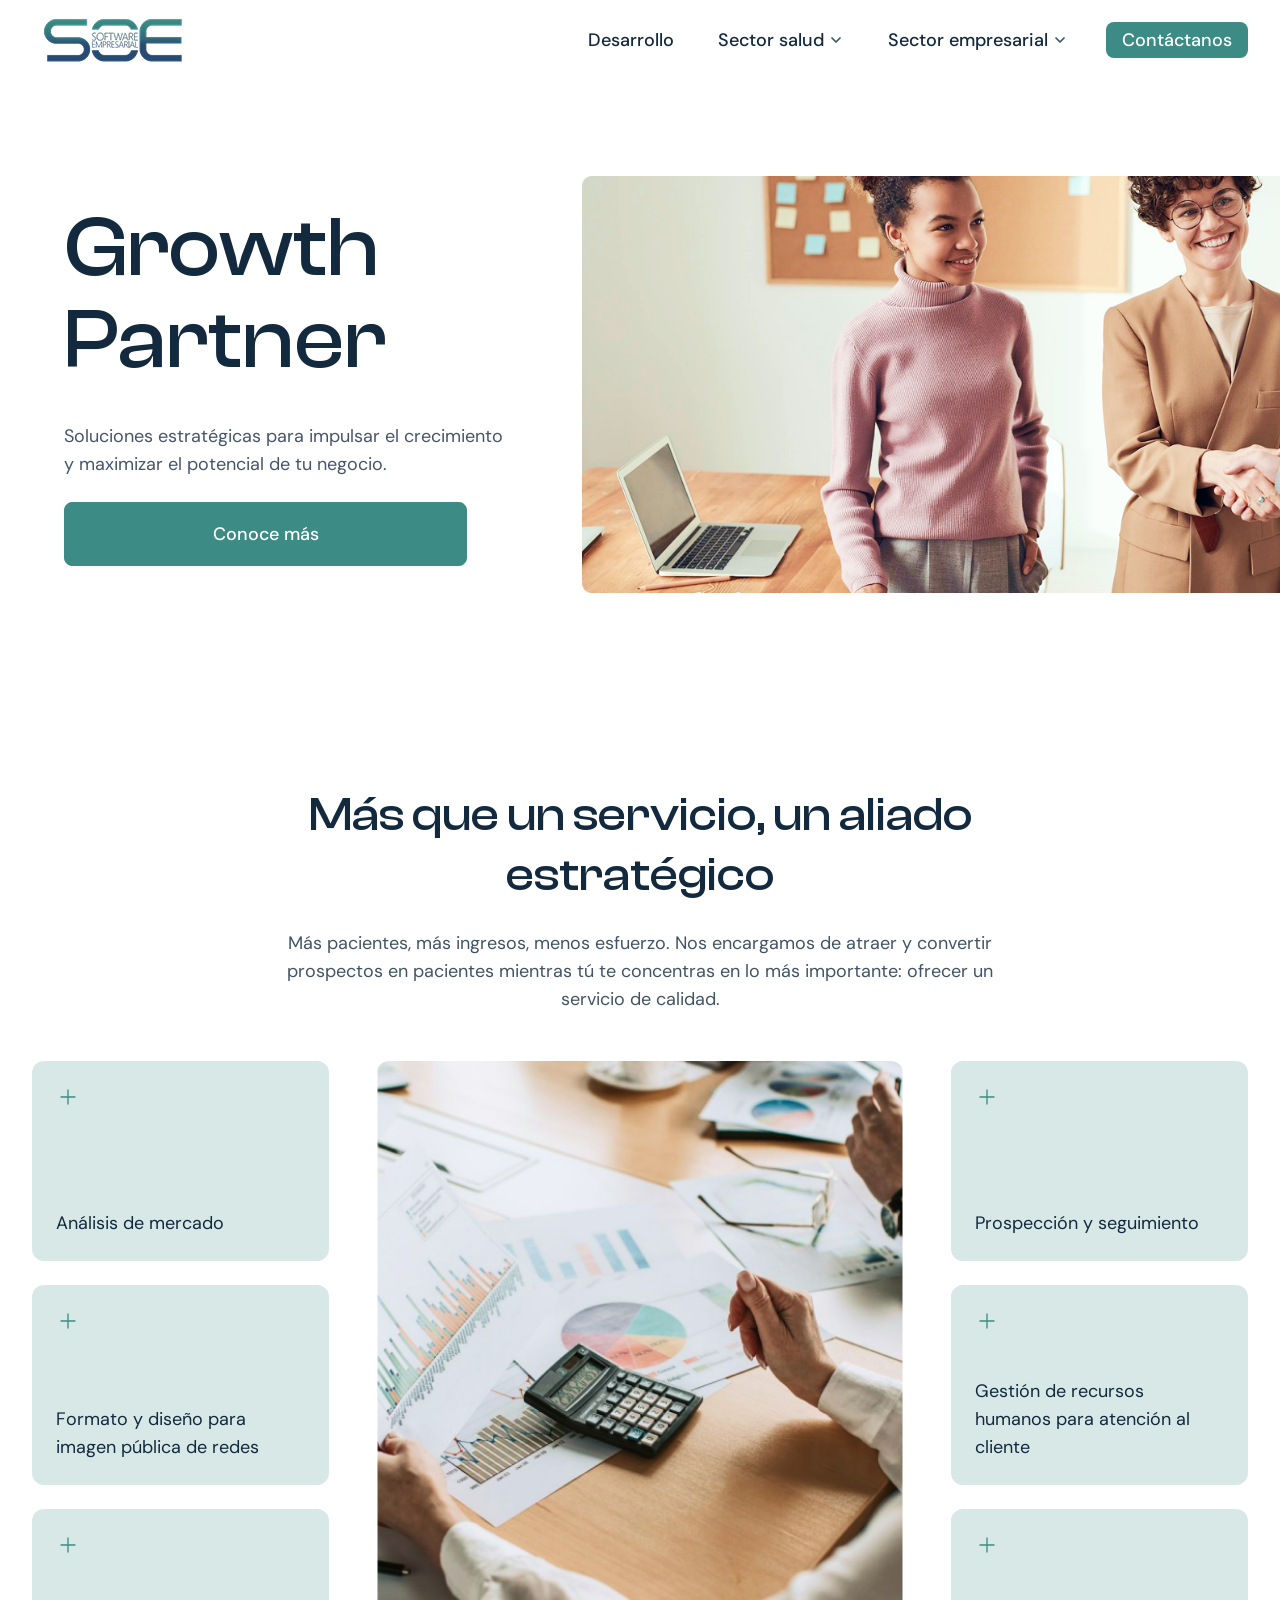
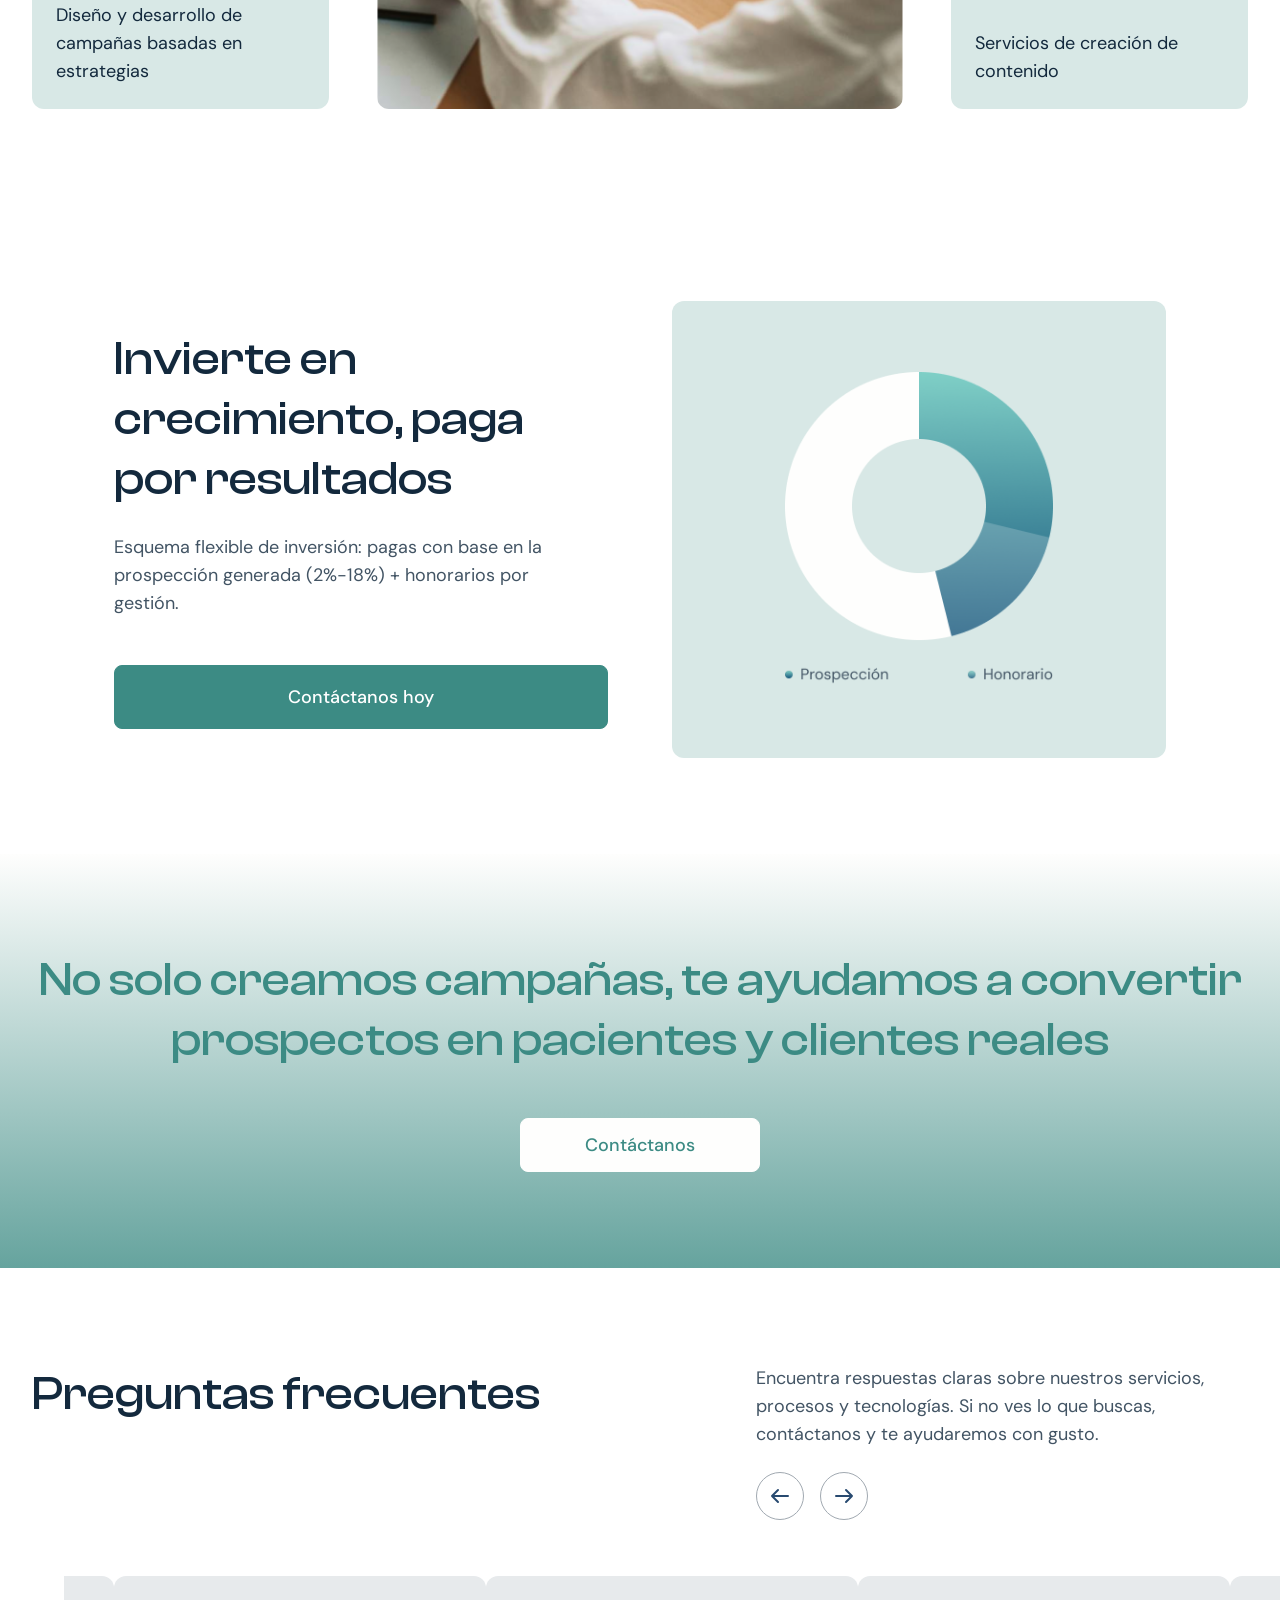
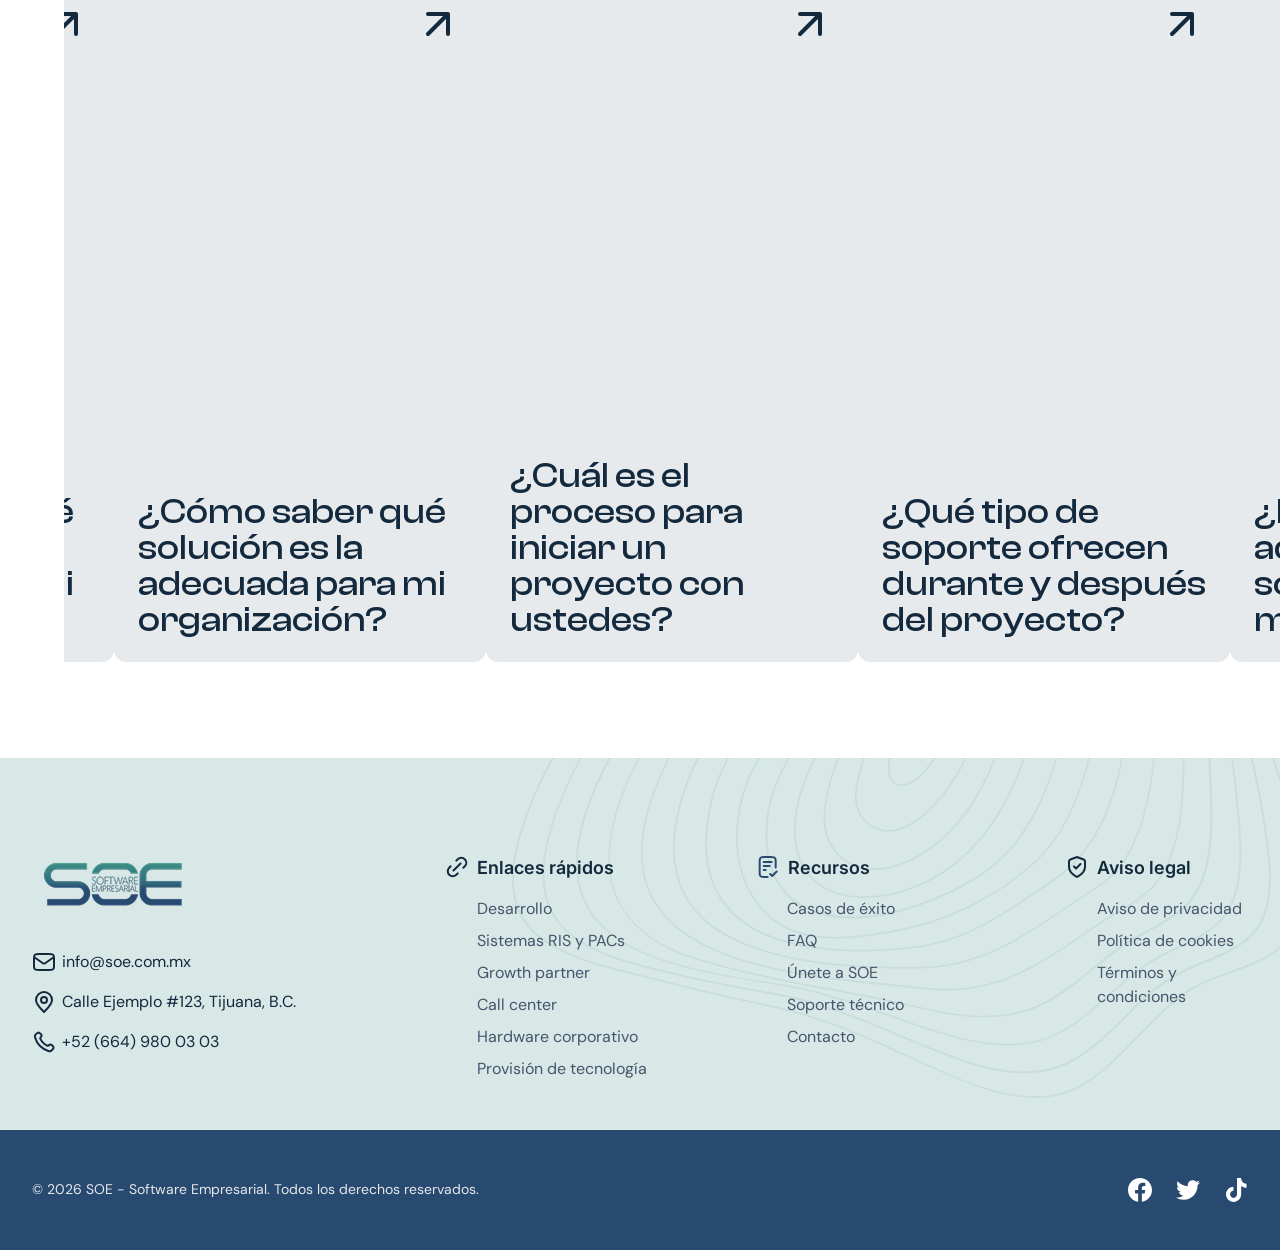
<file: src/partner.html>
<!DOCTYPE html>
<html lang="en" data-theme="light" class="scroll-smooth">

<head>
  <meta charset="UTF-8" />
  <meta name="viewport" content="width=device-width, initial-scale=1.0" />
  <title>SOE</title>

  <!-- favicon  -->
  <link rel="apple-touch-icon" sizes="180x180" href="./images/favicon/apple-touch-icon.png" />
  <link rel="icon" type="image/png" sizes="32x32" href="./images/favicon/favicon-32x32.png" />
  <link rel="icon" type="image/png" sizes="16x16" href="./images/favicon/favicon-16x16.png" />
  <link rel="manifest" href="./images/favicon/site.webmanifest" />

  <!-- google font  -->
  <link rel="preconnect" href="https://fonts.googleapis.com" />
  <link rel="preconnect" href="https://fonts.gstatic.com" crossorigin />
  <link
    href="https://fonts.googleapis.com/css2?family=DM+Sans:ital,opsz,wght@0,9..40,100..1000;1,9..40,100..1000&family=Inter:ital,opsz,wght@0,14..32,100..900;1,14..32,100..900&display=swap"
    rel="stylesheet" />
  <!-- swiper css -->
  <link rel="stylesheet" href="./slick/slick.css">
  <link rel="stylesheet" href="./slick/slick-theme.css">
  <!-- swiper css -->
  <!-- <link rel="stylesheet" href="https://cdn.jsdelivr.net/npm/swiper@11/swiper-bundle.min.css" /> -->
  <!-- custom font start  -->
  <link rel="stylesheet" href="./fonts/web-clash-display/css/clash-display.css" />
  <link rel="stylesheet" href="./css/style.min.css" />
</head>

<body>
  <!-- Preloader -->
  <div id="preloader" class="fixed inset-0 bg-white z-50 flex items-center justify-center">
    <img src="./images/soe-logo.png" alt="soe-logo" />
    <div
      class="w-16 h-16 border-4 border-gray-300 rounded-full spinner border-t-blue-500 absolute left-0 right-0 m-auto">
    </div>
  </div>

  <!-- Header -->
  <header class="bg-white py-2.5 sticky top-0 z-30 lg:shadow-none shadow-xl">
    <!-- desktop nav -->
    <div class="container flex flex-row justify-between gap-5 lg:gap-8 items-center">
      <a href="index.html"><img src="./images/soe-logo.png" alt="soe" class="xl:w-auto w-[116px]" /></a>

      <div class="md:hidden">
        <button
          class="justify-center text-text-body-primary text-xs font-medium font-Inter leading-none text-center flex flex-col gap-1"
          data-mobile-menu-toggle="">
          <img src="./images/menu.svg" alt="menu" />
        </button>
      </div>
      <!-- Desktop Nav -->
      <nav class="hidden md:flex space-x-4 items-center">
        <ul class="flex flex-row gap-5 lg:gap-8 items-center">
          <li>
            <a href="./development.html"
              class="text-slate-800 text-base lg:text-lg font-medium leading-7 transition-all px-1.5 py-1 hover:text-slate-500 active:text-slate-500 focus:text-slate-500">Desarrollo</a>
          </li>
          <li class="relative dropdown transition-all">
            <button
              class="dropdown-toggle flex justify-center items-center transition-all cursor-pointer text-slate-800 text-base lg:text-lg font-medium leading-7 px-1.5 py-1 gap-1 hover:text-slate-500"
              data-dropdown>
              Sector salud
              <svg xmlns="http://www.w3.org/2000/svg" width="16" height="16" viewBox="0 0 16 16" fill="none"
                class="transition-all">
                <path d="M4 6L8 10L12 6" stroke="#425464" stroke-width="1.75" stroke-linecap="round"
                  stroke-linejoin="round" />
              </svg>
            </button>
            <div
              class="dropdown-menu dropdown-content transition-all right-0 w-[250px] p-3 bg-white rounded-xl shadow-custom absolute">
              <ul class="flex flex-col">
                <li>
                  <a href="./systems.html"
                    class="flex flex-row gap-3 p-3 hover:bg-zinc-200 active:bg-zinc-200 focus:bg-zinc-200 rounded-lg transition-all duration-300 text-slate-800 text-base lg:text-lg font-medium leading-7">
                    Sistemas RIS y PACs
                  </a>
                </li>

                <li>
                  <a href="./partner.html"
                    class="flex flex-row gap-3 p-3 hover:bg-zinc-200 active:bg-zinc-200 focus:bg-zinc-200 rounded-lg transition-all duration-300 text-slate-800 text-base lg:text-lg font-medium leading-7">
                    Growth partner
                  </a>
                </li>
                <li>
                  <a href="./call-center.html"
                    class="flex flex-row gap-3 p-3 hover:bg-zinc-200 active:bg-zinc-200 focus:bg-zinc-200 rounded-lg transition-all duration-300 text-slate-800 text-base lg:text-lg font-medium leading-7">
                    Call center
                  </a>
                </li>
              </ul>
            </div>
          </li>
          <li class="relative dropdown transition-all">
            <button
              class="dropdown-toggle flex justify-center items-center transition-all cursor-pointer text-slate-800 text-base lg:text-lg font-medium leading-7 px-1.5 py-1 gap-1 hover:text-slate-500"
              data-dropdown>
              Sector empresarial
              <svg xmlns="http://www.w3.org/2000/svg" width="16" height="16" viewBox="0 0 16 16" fill="none"
                class="transition-all">
                <path d="M4 6L8 10L12 6" stroke="#425464" stroke-width="1.75" stroke-linecap="round"
                  stroke-linejoin="round" />
              </svg>
            </button>
            <div
              class="dropdown-menu dropdown-content transition-all right-0 w-[250px] p-3 bg-white rounded-xl shadow-custom absolute">
              <ul class="flex flex-col">
                <li>
                  <a href="./hardware.html"
                    class="flex flex-row gap-3 p-3 hover:bg-zinc-200 active:bg-zinc-200 focus:bg-zinc-200 rounded-lg transition-all duration-300 text-slate-800 text-base lg:text-lg font-medium leading-7">
                    Hardware corporativo
                  </a>
                </li>

                <li>
                  <a href="./soluciones.html"
                    class="flex flex-row gap-3 p-3 hover:bg-zinc-200 active:bg-zinc-200 focus:bg-zinc-200 rounded-lg transition-all duration-300 text-slate-800 text-base lg:text-lg font-medium leading-7">
                    Provisión de tecnología 
                  </a>
                </li>
              </ul>
            </div>
          </li>
          <li class="relative dropdown group transition-all">
            <button
              class="dropdown-toggle flex justify-center items-center transition-all cursor-pointer text-white text-base lg:text-lg font-medium leading-7 px-2 lg:px-4 py-1 gap-1 bg-slate-500 rounded-lg linkify"
              data-href="./contactanos.html" data-dropdown>
              Contáctanos
            </button>
            <div
              class="dropdown-menu dropdown-content absolute group-hover:!block transition-all right-0 w-[350px] p-3 bg-white rounded-xl shadow-custom">
              <ul class="flex flex-col">
                <li>
                  <a href="mailto:+52 664 980 03 03"
                    class="flex flex-row gap-3 p-3 hover:bg-zinc-200 active:bg-zinc-200 focus:bg-zinc-200 rounded-lg transition-all duration-300">
                    <span class="">
                      <img src="./images/call.svg" alt="call" />
                    </span>
                    <span class="flex flex-col">
                      <span class="text-slate-800 text-base lg:text-lg font-medium leading-7">Atención telefónica</span>
                      <span class="text-slate-600 text-base lg:text-lg font-normal leading-7">+52 (664) 980 03 03</span>
                    </span>
                  </a>
                </li>

                <li>
                  <a href="https://wa.link/tjyxcl"
                    class="flex flex-row gap-3 p-3 hover:bg-zinc-200 active:bg-zinc-200 focus:bg-zinc-200 rounded-lg transition-all duration-300">
                    <span class="">
                      <img src="./images/whatsapp-dropdown.svg" alt="whatsapp" />
                    </span>
                    <span class="flex flex-col">
                      <span class="text-slate-800 text-base lg:text-lg font-medium leading-7">WhatsApp</span>
                      <span class="text-slate-600 text-base lg:text-lg font-normal leading-7">+52 (664) 980 03 03</span>
                    </span>
                  </a>
                </li>
                <li>
                  <a href="mailto:info@soe.com.mx"
                    class="flex flex-row gap-3 p-3 hover:bg-zinc-200 active:bg-zinc-200 focus:bg-zinc-200 rounded-lg transition-all duration-300">
                    <span class="">
                      <img src="./images/mail-dropdown.svg" alt="mail" />
                    </span>
                    <span class="flex flex-col">
                      <span class="text-slate-800 text-base lg:text-lg font-medium leading-7">Enviar mensaje</span>
                      <span class="text-slate-600 text-base lg:text-lg font-normal leading-7">info@soe.com.mx</span>
                    </span>
                  </a>
                </li>
                <li>
                  <a href=""
                    class="flex flex-row gap-3 p-3 hover:bg-zinc-200 active:bg-zinc-200 focus:bg-zinc-200 rounded-lg transition-all duration-300">
                    <span class="">
                      <img src="./images/location-dropdown.svg" alt="location" />
                    </span>
                    <span class="flex flex-col">
                      <span class="text-slate-800 text-base lg:text-lg font-medium leading-7">Dirección</span>
                      <span class="text-slate-600 text-base lg:text-lg font-normal leading-7">Calle Ejemplo #123,
                        Tijuana, B.C.</span>
                    </span>
                  </a>
                </li>
              </ul>
            </div>
          </li>
        </ul>
      </nav>
    </div>

    <!-- Mobile Offcanvas -->
    <div class="offcanvas fixed inset-0 bg-white bg-opacity-50 h-screen overflow-y-auto z-50 md:hidden" id="mobileMenu">
      <div class="bg-white w-full max-w-full h-full py-4 relative">
        <div class="flex flex-row items-center justify-between px-4">
          <a href="">
            <img src="./images/soe-logo.png" alt="logo" class="w-[120px]" />
          </a>
          <button class="cursor-pointer" data-close-mobile>
            <img src="./images/close.svg" alt="close" />
          </button>
        </div>
        <div class="mt-5 px-4">
          <nav class="flex space-x-4 items-center">
            <ul class="flex flex-col gap-5">
              <li class="flex flex-col justify-start text-start">
                <a href="./development.html"
                  class="text-slate-800 text-base lg:text-lg font-medium leading-7 transition-all px-1.5 py-1 hover:text-slate-500 active:text-slate-500 focus:text-slate-500">Desarrollo</a>
              </li>

              <li class="relative dropdown transition-all flex flex-col justify-start">
                <button
                  class="dropdown-toggle flex justify-start items-center transition-all cursor-pointer text-slate-800 text-base lg:text-lg font-medium leading-7 px-1.5 py-1 gap-1 hover:text-slate-500 active:text-slate-500 focus:text-slate-500"
                  data-dropdown>
                  Sector salud
                  <svg xmlns="http://www.w3.org/2000/svg" width="16" height="16" viewBox="0 0 16 16" fill="none"
                    class="transition-all">
                    <path d="M4 6L8 10L12 6" stroke="#425464" stroke-width="1.75" stroke-linecap="round"
                      stroke-linejoin="round" />
                  </svg>
                </button>
                <div class="dropdown-menu dropdown-content transition-all w-full p-3 rounded-xl">
                  <ul class="flex flex-col">
                    <li>
                      <a href="./systems.html"
                        class="flex flex-row gap-3 p-3 hover:bg-zinc-200 active:bg-zinc-200 focus:bg-zinc-200 rounded-lg transition-all duration-300 text-slate-800 text-base lg:text-lg font-medium leading-7">
                        Sistemas RIS y PACs
                      </a>
                    </li>

                    <li>
                      <a href="./partner.html"
                        class="flex flex-row gap-3 p-3 hover:bg-zinc-200 active:bg-zinc-200 focus:bg-zinc-200 rounded-lg transition-all duration-300 text-slate-800 text-base lg:text-lg font-medium leading-7">
                        Growth partner
                      </a>
                    </li>
                    <li>
                      <a href="./call-center.html"
                        class="flex flex-row gap-3 p-3 hover:bg-zinc-200 active:bg-zinc-200 focus:bg-zinc-200 rounded-lg transition-all duration-300 text-slate-800 text-base lg:text-lg font-medium leading-7">
                        Call center
                      </a>
                    </li>
                  </ul>
                </div>
              </li>
              <li class="relative dropdown transition-all flex flex-col justify-start">
                <button
                  class="dropdown-toggle flex justify-start items-center transition-all cursor-pointer text-slate-800 text-base lg:text-lg font-medium leading-7 px-1.5 py-1 gap-1 hover:text-slate-500 active:text-slate-500 focus:text-slate-500"
                  data-dropdown>
                  Sector empresarial
                  <svg xmlns="http://www.w3.org/2000/svg" width="16" height="16" viewBox="0 0 16 16" fill="none"
                    class="transition-all">
                    <path d="M4 6L8 10L12 6" stroke="#425464" stroke-width="1.75" stroke-linecap="round"
                      stroke-linejoin="round" />
                  </svg>
                </button>
                <div class="dropdown-menu dropdown-content transition-all w-full p-3 bg-white rounded-xl">
                  <ul class="flex flex-col">
                    <li>
                      <a href="./hardware.html"
                        class="flex flex-row gap-3 p-3 hover:bg-zinc-200 active:bg-zinc-200 focus:bg-zinc-200 rounded-lg transition-all duration-300 text-slate-800 text-base lg:text-lg font-medium leading-7">
                        Hardware corporativo
                      </a>
                    </li>

                    <li>
                      <a href="./soluciones.html"
                        class="flex flex-row gap-3 p-3 hover:bg-zinc-200 active:bg-zinc-200 focus:bg-zinc-200 rounded-lg transition-all duration-300 text-slate-800 text-base lg:text-lg font-medium leading-7">
                        Provisión de tecnología 
                      </a>
                    </li>
                  </ul>
                </div>
              </li>
            </ul>
          </nav>
        </div>
        <div class="pt-6">
          <div class="border-b border-[#E7EAEC]"></div>
          <div class="px-4 py-6 flex flex-row justify-around">
            <ul class="space-y-3">
              <li class="flex flex-row gap-1 items-center">
                <img src="./images/list-menu.svg" alt="recursos" />
                <h4 class="text-basic-black text-base font-DMSans font-medium">
                  Recursos
                </h4>
              </li>
              <li>
                <a href="#" class="text-basic-black text-sm font-DMSans font-normal">Casos de éxito</a>
              </li>
              <li>
                <a href="#" class="text-basic-black text-sm font-DMSans font-normal">FAQ</a>
              </li>
              <li>
                <a href="#" class="text-basic-black text-sm font-DMSans font-normal">Únete a SOE</a>
              </li>
            </ul>
            <ul class="space-y-3">
              <li class="flex flex-row gap-1 items-center">
                <img src="./images/shield-menu.svg" alt="recursos" />
                <h4 class="text-basic-black text-base font-DMSans font-medium">
                  Aviso legal
                </h4>
              </li>
              <li>
                <a href="#" class="text-basic-black text-sm font-DMSans font-normal">Aviso de privacidad</a>
              </li>
              <li>
                <a href="#" class="text-basic-black text-sm font-DMSans font-normal">FAQ</a>
              </li>
              <li>
                <a href="#" class="text-basic-black text-sm font-DMSans font-normal">Términos y condiciones</a>
              </li>
            </ul>
          </div>
          <div class="px-4">
            <a href="./contactanos.html"
              class="flex justify-center items-center transition-all cursor-pointer text-white text-base lg:text-lg font-medium leading-7 px-2 lg:px-4 py-[10px] gap-1 bg-slate-500 rounded-lg">
              Contáctanos
            </a>
            <div class="pt-6">
              <ul class="flex flex-col">
                <li>
                  <a href="mailto:+52 664 980 03 03"
                    class="flex flex-row gap-3 p-3 hover:bg-zinc-200 active:bg-zinc-200 focus:bg-zinc-200 rounded-lg transition-all duration-300">
                    <span class="mt-1">
                      <img src="./images/call.svg" alt="call" />
                    </span>
                    <span class="flex flex-col">
                      <span class="text-slate-800 text-base lg:text-lg font-medium leading-7">Atención telefónica</span>
                      <span class="text-slate-600 text-base lg:text-lg font-normal leading-7">+52 (664) 980 03 03</span>
                    </span>
                  </a>
                </li>

                <li>
                  <a href="https://wa.link/tjyxcl"
                    class="flex flex-row gap-3 p-3 hover:bg-zinc-200 active:bg-zinc-200 focus:bg-zinc-200 rounded-lg transition-all duration-300">
                    <span class="mt-1">
                      <img src="./images/whatsapp-dropdown.svg" alt="whatsapp" />
                    </span>
                    <span class="flex flex-col">
                      <span class="text-slate-800 text-base lg:text-lg font-medium leading-7">WhatsApp</span>
                      <span class="text-slate-600 text-base lg:text-lg font-normal leading-7">+52 (664) 980 03 03</span>
                    </span>
                  </a>
                </li>
                <li>
                  <a href="mailto:info@soe.com.mx"
                    class="flex flex-row gap-3 p-3 hover:bg-zinc-200 active:bg-zinc-200 focus:bg-zinc-200 rounded-lg transition-all duration-300">
                    <span class="mt-1">
                      <img src="./images/mail-dropdown.svg" alt="mail" />
                    </span>
                    <span class="flex flex-col">
                      <span class="text-slate-800 text-base lg:text-lg font-medium leading-7">Enviar mensaje</span>
                      <span class="text-slate-600 text-base lg:text-lg font-normal leading-7">info@soe.com.mx</span>
                    </span>
                  </a>
                </li>
                <li>
                  <a href=""
                    class="flex flex-row gap-3 p-3 hover:bg-zinc-200 active:bg-zinc-200 focus:bg-zinc-200 rounded-lg transition-all duration-300">
                    <span class="mt-1">
                      <img src="./images/location-dropdown.svg" alt="location" />
                    </span>
                    <span class="flex flex-col">
                      <span class="text-slate-800 text-base lg:text-lg font-medium leading-7">Dirección</span>
                      <span class="text-slate-600 text-base lg:text-lg font-normal leading-7">Calle Ejemplo #123,
                        Tijuana, B.C.</span>
                    </span>
                  </a>
                </li>
              </ul>
            </div>
          </div>
        </div>
      </div>
    </div>
  </header>

  <main>
    <!-- tectnologia start -->
    <section class="tecnologia">
      <div class="py-12 md:py-15 lg:py-24 rounded-xl">
        <!-- desktop -->
        <div class="relative w-full hidden lg:block">
          <!-- Slider wrapper with only left container spacing -->
          <div class="overflow-x-auto pl-4 sm:pl-8 lg:pl-16 2xl:pl-[calc((100vw-1216px)/2)]">
            <div class="flex flex-row justify-between items-center gap-16 overflow-x-hidden">
              <div class="flex flex-col items-center lg:items-start gap-9 max-w-[454px]">
                <h1
                  class="text-basic-black text-[46px] md:text-7xl lg:text-[84px] font-medium font-ClashDisplay leading-[54px] md:leading-[84px] lg:leading-[92px] lg:w-[665px] max-w-full text-center lg:text-left">
                  Growth Partner
                </h1>
                <div class="flex flex-col gap-6 lg:w-[440px] max-w-full">
                  <p
                    class="text-slate-600 text-base md:text-lg font-normal mg:leading-7 text-center lg:text-start lg:max-w-full max-w-[435px] lg:mx-0 mx-auto">
                    Soluciones estratégicas para impulsar el crecimiento y
                    maximizar el potencial de tu negocio.
                  </p>

                  <a href="#"
                    class="w-full max-w-[403px] min-h-16 max-h-16 p-4 bg-slate-500 border border-slate-500 hover:bg-transparent hover:text-slate-500 active:text-slate-500 focus:text-slate-500 rounded-lg inline-flex flex-col justify-center items-center gap-3.5 text-center text-white text-base lg:text-lg font-medium leading-7 self-center lg:self-start focus:bg-white focus:shadow transition-colors duration-300">
                    Conoce más
                  </a>
                </div>
              </div>
              <div class="w-full text-right mx-auto lg:mx-0">
                <img src="./images/growth-partner-01.png" alt="systems-banners"
                  class="lg:ml-auto min-w-[850px] max-w-full pr-3 hidden md:block" />
              </div>
            </div>
          </div>
        </div>
        <!-- tab mobile -->
        <div class="lg:hidden w-full space-y-[36px] md:space-y-[48px]">
          <div class="container">
            <div class="flex flex-col items-center gap-6 lg:gap-9">
              <h2
                class="text-basic-black text-[46px] md:text-7xl xl:text-[84px] font-medium font-ClashDisplay leading-[54px] md:leading-[84px] xl:leading-[92px] lg:w-[665px] max-w-full text-center">
                Growth Partner
              </h2>
              <div class="flex flex-col gap-6 w-full">
                <p
                  class="text-slate-600 text-base md:text-lg font-normal lg:leading-7 text-center lg:text-start lg:max-w-full max-w-[435px] lg:mx-0 mx-auto">
                  Soluciones estratégicas para impulsar el crecimiento y
                  maximizar el potencial de tu negocio.
                </p>

                <a href="#"
                  class="w-full max-w-[403px] min-h-16 max-h-16 p-4 bg-slate-500 border border-slate-500 hover:bg-transparent hover:text-slate-500 active:text-slate-500 focus:text-slate-500 rounded-lg inline-flex flex-col justify-center items-center gap-3.5 text-center text-white text-base lg:text-lg font-medium lg:leading-7 self-center focus:bg-white focus:shadow transition-colors duration-300">
                  Conoce más
                </a>
              </div>
            </div>
          </div>
          <div class="relative w-full">
            <!-- Slider wrapper with only left container spacing -->
            <div class="px-4 md:px-8 lg:px-3">
              <div class="">
                <img src="./images/grouth-partner-banner.png" alt="systems-banners" class="w-full md:hidden block" />
                <img src="./images/grouth-partner-tab.png" alt="systems-banners" class="pr-3 hidden md:block" />
              </div>
            </div>
          </div>
        </div>
      </div>
    </section>
    <!-- tecnologia end -->

    <!-- ¿Por qué un software a la medida?  -->
    <section class="software py-12 md:py-15 lg:py-24">
      <div class="container">
        <div
          class="flex flex-col items-center justify-center gap-6 mb-9 md:mb-12 w-full lg:max-w-[768px] mx-auto text-center">
          <h2
            class="text-basic-black text-[34px] md:text-4xl xl:text-5xl font-medium font-ClashDisplay leading-[46px] md:leading-[48px] xl:leading-[60px]">
            Más que un servicio, un aliado estratégico
          </h2>
          <p
            class="text-gray-dark text-base md:text-lg font-normal md:leading-7 lg:max-w-full max-w-[570px] lg:mx-0 mx-auto">
            Más pacientes, más ingresos, menos esfuerzo. Nos encargamos de
            atraer y convertir prospectos en pacientes mientras tú te
            concentras en lo más importante: ofrecer un servicio de calidad.
          </p>
        </div>
        <div class="grid grid-cols-1 md:grid-cols-8 lg:grid-cols-11 gap-6 sm:gap-12">
          <!-- 1 -->

          <div class="col-span-1 md:col-span-8 lg:col-span-3 flex flex-col md:flex-row lg:flex-col gap-6 md:gap-6">
            <!-- single item start  -->
            <div
              class="w-full md:w-1/3 lg:w-full p-6 bg-accent-tertiary rounded-xl flex flex-col justify-between items-start h-full gap-6 min-h-[150px] md:min-h-[200px]">
              <div>
                <img src="./images/plus-green.svg" alt="plus" class="w-6 h-6" />
              </div>
              <h4 class="text-basic-black font-DMSans font-normal text-base md:text-lg leading-6 md:leading-7">
                Análisis de mercado
              </h4>
            </div>
            <!-- single item start  -->
            <!-- single item end  -->
            <div
              class="w-full md:w-1/3 lg:w-full p-6 bg-accent-tertiary rounded-xl flex flex-col justify-between items-start h-full gap-6 min-h-[150px] md:min-h-[200px]">
              <div>
                <img src="./images/plus-green.svg" alt="plus" class="w-6 h-6" />
              </div>
              <h4 class="text-basic-black font-DMSans font-normal text-base md:text-lg leading-6 md:leading-7">
                Formato y diseño para imagen pública de redes
              </h4>
            </div>
            <!-- single item start  -->
            <!-- single item end  -->
            <div
              class="w-full md:w-1/3 lg:w-full p-6 bg-accent-tertiary rounded-xl flex flex-col justify-between items-start h-full gap-6 min-h-[150px] md:min-h-[200px]">
              <div>
                <img src="./images/plus-green.svg" alt="plus" class="w-6 h-6" />
              </div>
              <h4 class="text-basic-black font-DMSans font-normal text-base md:text-lg leading-6 md:leading-7">
                Diseño y desarrollo de campañas basadas en estrategias
              </h4>
            </div>
            <!-- single item start  -->
          </div>

          <!-- 2 -->
          <div class="col-span-1 md:col-span-8 lg:col-span-5 relative rounded-xl w-full h-full">
            <img src="./images/growth-partner-02.png" alt="hardware"
              class="w-full max-h-[245px] md:max-h-[400px] lg:min-h-full object-cover rounded-xl lg:block hidden" />
            <img src="./images/growth-partner-02-tablet.png" alt="hardware" class="w-full hidden md:block lg:hidden" />
            <img src="./images/growth-partner-02-phone.png" alt="hardware" class="w-full md:hidden block" />
          </div>
          <!-- 3 -->
          <div class="col-span-1 md:col-span-8 lg:col-span-3 flex flex-col md:flex-row lg:flex-col gap-6 md:gap-6">
            <!-- single item start  -->
            <div
              class="w-full md:w-1/3 lg:w-full p-6 bg-accent-tertiary rounded-xl flex flex-col justify-between items-start h-full gap-6 min-h-[150px] md:min-h-[200px]">
              <div>
                <img src="./images/plus-green.svg" alt="plus" class="w-6 h-6" />
              </div>
              <h4 class="text-basic-black font-DMSans font-normal text-base md:text-lg leading-6 md:leading-7">
                Prospección y seguimiento
              </h4>
            </div>
            <!-- single item start  -->
            <!-- single item end  -->
            <div
              class="w-full md:w-1/3 lg:w-full p-6 bg-accent-tertiary rounded-xl flex flex-col justify-between items-start h-full gap-6 min-h-[150px] md:min-h-[200px]">
              <div>
                <img src="./images/plus-green.svg" alt="plus" class="w-6 h-6" />
              </div>
              <h4 class="text-basic-black font-DMSans font-normal text-base md:text-lg leading-6 md:leading-7">
                Gestión de recursos humanos para atención al cliente
              </h4>
            </div>
            <!-- single item start  -->
            <!-- single item end  -->
            <div
              class="w-full md:w-1/3 lg:w-full p-6 bg-accent-tertiary rounded-xl flex flex-col justify-between items-start h-full gap-6 min-h-[150px] md:min-h-[200px]">
              <div>
                <img src="./images/plus-green.svg" alt="plus" class="w-6 h-6" />
              </div>
              <h4 class="text-basic-black font-DMSans font-normal text-base md:text-lg leading-6 md:leading-7">
                Servicios de creación de contenido
              </h4>
            </div>
            <!-- single item start  -->
          </div>
        </div>
      </div>
    </section>
    <!-- ¿Por qué un software a la medida? end -->
    <!-- pie start -->
    <section class="software py-12 md:py-15 lg:py-24">
      <div
        class="w-full lg:max-w-[1052px] mx-auto px-4 md:px-8 xl:px-0 grid grid-cols-1 lg:grid-cols-2 gap-9 md:gap-12 lg:gap-16">
        <div
          class="flex flex-col items-start justify-center text-center lg:text-start lg:max-w-full max-w-[570px] lg:mx-0 mx-auto">
          <h2
            class="text-basic-black text-[34px] md:text-4xl xl:text-5xl font-medium font-ClashDisplay leading-[46px] md:leading-[48px] xl:leading-[60px]">
            Invierte en crecimiento, paga por resultados
          </h2>
          <p class="text-gray-dark text-base md:text-lg font-normal md:leading-7 pt-6 pb-6 md:pb-12 lg:max-w-[481px]">
            Esquema flexible de inversión: pagas con base en la prospección
            generada (2%-18%) + honorarios por gestión.
          </p>
          <a href="contactanos.html"
            class="w-full min-h-16 max-h-16 p-4 bg-slate-500 border border-slate-500 hover:bg-transparent hover:text-slate-500 active:text-slate-500 focus:text-slate-500 rounded-lg inline-flex flex-col justify-center items-center gap-3.5 text-center text-white text-lg font-medium leading-7 self-center lg:self-start">
            Contáctanos hoy
          </a>
        </div>
        <div clas="">
          <div
            class="w-full bg-accent-tertiary rounded-xl lg:min-h-[457px] h-full py-[63px] px-8 md:px-[145px] lg:px-[113px] flex flex-col items-center justify-center">
            <img src="./images/pie-chart-circle.png" alt="pie" class="" />
          </div>
        </div>
      </div>
    </section>
    <!-- pie end -->
    <!-- solutions start -->
    <section class="solutions py-12 md:py-15 lg:py-24 bg-[linear-gradient(180deg,_#FEFEFD_0%,_#3C8B84_127.25%)]">
      <div class="container flex flex-col items-center justify-center gap-9 md:gap-12">
        <h4
          class="text-[34px] md:text-4xl lg:text-5xl font-medium leading-11.5 md:leading-12 lg:leading-15 text-accent-secondary font-ClashDisplay text-center">
          No solo creamos campañas, te ayudamos a convertir prospectos en
          pacientes y clientes reales
        </h4>
        <div class="w-full md:w-auto">
          <a href="contactanos.html"
            class="px-16 py-3 bg-basic-white hover:bg-accent-secondary text-accent-secondary hover:text-basic-white text-base md:text-lg font-medium rounded-lg flex items-center justify-center transition duration-300 border border-basic-white mx-auto">
            Contáctanos</a>
        </div>
      </div>
    </section>
    <!-- solutions end -->
    <!-- frecuentes preguntas start -->
    <section class="frecuentes py-12 md:py-15 lg:py-24">
      <!-- Optional container just for heading/alignment (not wrapping the slider) -->
      <div class="container flex flex-col md:flex-row items-start justify-between mb-8 gap-6">
        <div class="flex flex-col lg:flex-row justify-between items-start lg:items-start gap-6 w-full">
          <h2
            class="text-basic-black text-[34px] md:text-4xl xl:text-5xl font-medium font-ClashDisplay leading-[46px] md:leading-[48px] xl:leading-[60px]">
            Preguntas frecuentes
          </h2>

          <!-- doc -->
          <div class="flex flex-col items-start gap-6">
            <p class="text-gray-dark text-base md:text-lg font-normal md:leading-7 w-full lg:max-w-[492px]">
              Encuentra respuestas claras sobre nuestros servicios, procesos y
              tecnologías. Si no ves lo que buscas, contáctanos y te
              ayudaremos con gusto.
            </p>
            <!-- 👇 Custom Pagination Dots -->
            <div class="flex md:hidden lg:flex justify-start gap-4 items-center mb-6">
              <button
                class="fPrev cursor-pointer group w-12 h-12 rounded-full border border-gray-medium flex items-center justify-center hover:bg-[#13547A] transition">
                <svg xmlns="http://www.w3.org/2000/svg" viewBox="0 0 24 24" fill="none"
                  class="w-6 h-6 stroke-[#284A70] group-hover:stroke-basic-white transition">
                  <path d="M20 12H4M4 12L10 18M4 12L10 6" stroke-width="2" stroke-linecap="round"
                    stroke-linejoin="round" />
                </svg>
              </button>

              <button
                class="fNext cursor-pointer group w-12 h-12 rounded-full border border-gray-medium flex items-center justify-center hover:bg-accent-primary transition">
                <svg xmlns="http://www.w3.org/2000/svg" viewBox="0 0 24 24" fill="none"
                  class="w-6 h-6 stroke-[#284A70] group-hover:stroke-basic-white transition">
                  <path d="M4 12H20M20 12L14 6M20 12L14 18" stroke-width="2" stroke-linecap="round"
                    stroke-linejoin="round" />
                </svg>
              </button>
            </div>
          </div>
        </div>
        <!-- 👇 Custom Pagination Dots -->
        <div class="hidden md:flex lg:hidden justify-start gap-4 items-center">
          <button
            class="frecuentes-prev cursor-pointer group w-12 h-12 rounded-full border border-gray-medium flex items-center justify-center hover:bg-[#13547A] transition">
            <svg xmlns="http://www.w3.org/2000/svg" viewBox="0 0 24 24" fill="none"
              class="w-6 h-6 stroke-[#284A70] group-hover:stroke-basic-white transition">
              <path d="M20 12H4M4 12L10 18M4 12L10 6" stroke-width="2" stroke-linecap="round" stroke-linejoin="round" />
            </svg>
          </button>

          <button
            class="frecuentes-next cursor-pointer group w-12 h-12 rounded-full border border-gray-medium flex items-center justify-center hover:bg-accent-primary transition">
            <svg xmlns="http://www.w3.org/2000/svg" viewBox="0 0 24 24" fill="none"
              class="w-6 h-6 stroke-[#284A70] group-hover:stroke-basic-white transition">
              <path d="M4 12H20M20 12L14 6M20 12L14 18" stroke-width="2" stroke-linecap="round"
                stroke-linejoin="round" />
            </svg>
          </button>
        </div>
      </div>
      <div class="relative w-full">
        <!-- Slider wrapper with only left container spacing -->
        <div class="overflow-x-auto pl-4 sm:pl-8 xl:pl-16 2xl:pl-[calc((100vw-1216px)/2)]">
          <!-- Swiper Container -->
          <div class="swiper frecuentesSwiper">
            <div class="frecuentes-wrapper overflow-x-visible">
              <!-- Slide 1 -->
              <div class="slick-slide">
                <div
                  class="relative w-full flex flex-col justify-end items-start rounded-xl p-6 bg-gray-light hover:bg-accent-primary text-white overflow-hidden group/slider groupItemNew h-[520px] md:h-[686px]">
                  <!-- main -->
                  <div class="inline-block group-hover/slider:hidden transition-opacity duration-400 item1">
                    <h4
                      class="text-2xl md:text-[28px] xl:text-4xl leading-8 md:leading-9 font-medium max-w-[372px] text-basic-black font-ClashDisplay">
                      ¿Cómo saber qué solución es la adecuada para mi
                      organización?
                    </h4>
                    <div class="absolute top-6 right-6">
                      <img src="./images/arrow-up-right.svg" alt="arrow-up-right" class="w-6 h-8 md:w-12 md:h-12" />
                    </div>
                  </div>
                  <!-- hover -->
                  <div class="hidden group-hover/slider:inline-block transition-opacity duration-400 item2">
                    <div class="absolute top-6 right-6">
                      <img src="./images/arrow-down-left.svg" alt="arrow-up-left" class="w-6 h-8 md:w-12 md:h-12" />
                    </div>
                    <h4
                      class="text-2xl md:text-[28px] xl:text-4xl leading-8 md:leading-9 font-medium max-w-[372px] text-white font-ClashDisplay sm:block hidden">
                      ¿Cómo saber qué solución es la adecuada para mi
                      organización?
                    </h4>
                    <p class="font-normal text-sm md:text-base text-basic-white leading-5 md:leading-6 pt-6">
                      Antes de comenzar cualquier proyecto, analizamos tus
                      necesidades específicas mediante una consultoría inicial
                      gratuita. Evaluamos el sector en el que operas, tus
                      objetivos, y el estado actual de tu infraestructura o
                      procesos. Con base en ese diagnóstico, te proponemos una
                      solución personalizada que se alinee con tus metas, ya
                      sea en tecnología médica, empresarial o desarrollo de
                      software. Nuestro enfoque es ofrecer solo lo que
                      realmente necesitas, sin soluciones genéricas.
                    </p>
                  </div>
                </div>
              </div>
              <!-- Slide 2 -->
              <div class="slick-slide">
                <div
                  class="relative w-full flex flex-col justify-end items-start rounded-xl p-6 bg-gray-light hover:bg-accent-primary text-white overflow-hidden group/slider groupItemNew h-[520px] md:h-[686px]">
                  <!-- main -->
                  <div class="inline-block group-hover/slider:hidden transition-opacity duration-400 item1">
                    <h4
                      class="text-2xl md:text-[28px] xl:text-4xl leading-8 md:leading-9 font-medium max-w-[372px] text-basic-black font-ClashDisplay">
                      ¿Cuál es el proceso para iniciar un proyecto con
                      ustedes?
                    </h4>
                    <div class="absolute top-6 right-6">
                      <img src="./images/arrow-up-right.svg" alt="arrow-up-right" class="w-6 h-8 md:w-12 md:h-12" />
                    </div>
                  </div>
                  <!-- hover -->
                  <div class="hidden group-hover/slider:inline-block transition-opacity duration-400 item2">
                    <div class="absolute top-6 right-6">
                      <img src="./images/arrow-down-left.svg" alt="arrow-up-left" class="w-6 h-8 md:w-12 md:h-12" />
                    </div>
                    <h4
                      class="text-2xl md:text-[28px] xl:text-4xl leading-8 md:leading-9 font-medium max-w-[372px] text-white font-ClashDisplay sm:block hidden">
                      ¿Cuál es el proceso para iniciar un proyecto con
                      ustedes?
                    </h4>
                    <p class="font-normal text-sm md:text-base text-basic-white leading-5 md:leading-6 pt-6">
                      Antes de comenzar cualquier proyecto, analizamos tus
                      necesidades específicas mediante una consultoría inicial
                      gratuita. Evaluamos el sector en el que operas, tus
                      objetivos, y el estado actual de tu infraestructura o
                      procesos. Con base en ese diagnóstico, te proponemos una
                      solución personalizada que se alinee con tus metas, ya
                      sea en tecnología médica, empresarial o desarrollo de
                      software. Nuestro enfoque es ofrecer solo lo que
                      realmente necesitas, sin soluciones genéricas.
                    </p>
                  </div>
                </div>
              </div>
              <!-- Slide 3 -->
              <div class="slick-slide">
                <div
                  class="relative w-full flex flex-col justify-end items-start rounded-xl p-6 bg-gray-light hover:bg-accent-primary text-white overflow-hidden group/slider groupItemNew h-[520px] md:h-[686px]">
                  <!-- main -->
                  <div class="inline-block group-hover/slider:hidden transition-opacity duration-400 item1">
                    <h4
                      class="text-2xl md:text-[28px] xl:text-4xl leading-8 md:leading-9 font-medium max-w-[372px] text-basic-black font-ClashDisplay">
                      ¿Qué tipo de soporte ofrecen durante y después del
                      proyecto?
                    </h4>
                    <div class="absolute top-6 right-6">
                      <img src="./images/arrow-up-right.svg" alt="arrow-up-right" class="w-6 h-8 md:w-12 md:h-12" />
                    </div>
                  </div>
                  <!-- hover -->
                  <div class="hidden group-hover/slider:inline-block transition-opacity duration-400 item2">
                    <div class="absolute top-6 right-6">
                      <img src="./images/arrow-down-left.svg" alt="arrow-up-left" class="w-6 h-8 md:w-12 md:h-12" />
                    </div>
                    <h4
                      class="text-2xl md:text-[28px] xl:text-4xl leading-8 md:leading-9 font-medium max-w-[372px] text-white font-ClashDisplay sm:block hidden">
                      ¿Qué tipo de soporte ofrecen durante y después del
                      proyecto?
                    </h4>
                    <p class="font-normal text-sm md:text-base text-basic-white leading-5 md:leading-6 pt-6">
                      Antes de comenzar cualquier proyecto, analizamos tus
                      necesidades específicas mediante una consultoría inicial
                      gratuita. Evaluamos el sector en el que operas, tus
                      objetivos, y el estado actual de tu infraestructura o
                      procesos. Con base en ese diagnóstico, te proponemos una
                      solución personalizada que se alinee con tus metas, ya
                      sea en tecnología médica, empresarial o desarrollo de
                      software. Nuestro enfoque es ofrecer solo lo que
                      realmente necesitas, sin soluciones genéricas.
                    </p>
                  </div>
                </div>
              </div>
              <!-- Slide 4 -->
              <div class="slick-slide">
                <div
                  class="relative w-full flex flex-col justify-end items-start rounded-xl p-6 bg-gray-light hover:bg-accent-primary text-white overflow-hidden group/slider groupItemNew h-[520px] md:h-[686px]">
                  <!-- main -->
                  <div class="inline-block group-hover/slider:hidden transition-opacity duration-400 item1">
                    <h4
                      class="text-2xl md:text-[28px] xl:text-4xl leading-8 md:leading-9 font-medium max-w-[372px] text-basic-black font-ClashDisplay">
                      ¿Hay costos adicionales por soporte o mantenimiento?
                    </h4>
                    <div class="absolute top-6 right-6">
                      <img src="./images/arrow-up-right.svg" alt="arrow-up-right" class="w-6 h-8 md:w-12 md:h-12" />
                    </div>
                  </div>
                  <!-- hover -->
                  <div class="hidden group-hover/slider:inline-block transition-opacity duration-400 item2">
                    <div class="absolute top-6 right-6">
                      <img src="./images/arrow-down-left.svg" alt="arrow-up-left" class="w-6 h-8 md:w-12 md:h-12" />
                    </div>
                    <h4
                      class="text-2xl md:text-[28px] xl:text-4xl leading-8 md:leading-9 font-medium max-w-[372px] text-white font-ClashDisplay sm:block hidden">
                      ¿Hay costos adicionales por soporte o mantenimiento?
                    </h4>
                    <p class="font-normal text-sm md:text-base text-basic-white leading-5 md:leading-6 pt-6">
                      Antes de comenzar cualquier proyecto, analizamos tus
                      necesidades específicas mediante una consultoría inicial
                      gratuita. Evaluamos el sector en el que operas, tus
                      objetivos, y el estado actual de tu infraestructura o
                      procesos. Con base en ese diagnóstico, te proponemos una
                      solución personalizada que se alinee con tus metas, ya
                      sea en tecnología médica, empresarial o desarrollo de
                      software. Nuestro enfoque es ofrecer solo lo que
                      realmente necesitas, sin soluciones genéricas.
                    </p>
                  </div>
                </div>
              </div>
              <!-- Slide 5 -->
              <div class="slick-slide">
                <div
                  class="relative w-full flex flex-col justify-end items-start rounded-xl p-6 bg-gray-light hover:bg-accent-primary text-white overflow-hidden group/slider groupItemNew h-[520px] md:h-[686px]">
                  <!-- main -->
                  <div class="inline-block group-hover/slider:hidden transition-opacity duration-400 item1">
                    <h4
                      class="text-2xl md:text-[28px] xl:text-4xl leading-8 md:leading-9 font-medium max-w-[372px] text-basic-black font-ClashDisplay">
                      ¿Cómo saber qué solución es la adecuada para mi
                      organización?
                    </h4>
                    <div class="absolute top-6 right-6">
                      <img src="./images/arrow-up-right.svg" alt="arrow-up-right" class="w-6 h-8 md:w-12 md:h-12" />
                    </div>
                  </div>
                  <!-- hover -->
                  <div class="hidden group-hover/slider:inline-block transition-opacity duration-400 item2">
                    <div class="absolute top-6 right-6">
                      <img src="./images/arrow-down-left.svg" alt="arrow-up-left" class="w-6 h-8 md:w-12 md:h-12" />
                    </div>
                    <h4
                      class="text-2xl md:text-[28px] xl:text-4xl leading-8 md:leading-9 font-medium max-w-[372px] text-white font-ClashDisplay sm:block hidden">
                      ¿Cómo saber qué solución es la adecuada para mi
                      organización?
                    </h4>
                    <p class="font-normal text-sm md:text-base text-basic-white leading-5 md:leading-6 pt-6">
                      Antes de comenzar cualquier proyecto, analizamos tus
                      necesidades específicas mediante una consultoría inicial
                      gratuita. Evaluamos el sector en el que operas, tus
                      objetivos, y el estado actual de tu infraestructura o
                      procesos. Con base en ese diagnóstico, te proponemos una
                      solución personalizada que se alinee con tus metas, ya
                      sea en tecnología médica, empresarial o desarrollo de
                      software. Nuestro enfoque es ofrecer solo lo que
                      realmente necesitas, sin soluciones genéricas.
                    </p>
                  </div>
                </div>
              </div>
            </div>
          </div>
        </div>
      </div>
    </section>
    <!-- frecuentes preguntas end -->
  </main>
  <footer class="bg-zinc-200 bg-[url('../images/shape-footer.svg')] bg-no-repeat bg-right-top">
    <div
      class="container pt-[60px] md:pt-24 pb-12 grid lg:grid-cols-12 sm:grid-cols-3 grid-cols-2 lg:gap-6 gap-y-12 gap-x-3">
      <!-- single item start  -->
      <div class="xl:col-span-4 sm:col-span-3 col-span-2 flex flex-col gap-9">
        <div>
          <a href="">
            <img src="./images/soe-logo.png" alt="soe-logo" />
          </a>
        </div>
        <ul class="flex flex-col gap-4">
          <li>
            <a href="mailto:info@soe.com.mx"
              class="flex flex-row items-center gap-1.5 text-slate-800 text-base font-normal leading-normal hover:text-slate-500 active:text-slate-500 focus:text-slate-500 transition-colors duration-300">
              <span>
                <img src="images/mail.svg" alt="mail" />
              </span>
              <span> info@soe.com.mx</span>
            </a>
          </li>

          <li>
            <a href=""
              class="flex flex-row items-center gap-1.5 text-slate-800 text-base font-normal leading-normal hover:text-slate-500 active:text-slate-500 focus:text-slate-500 transition-colors duration-300">
              <span>
                <img src="images/location.svg" alt="location" />
              </span>
              <span> Calle Ejemplo #123, Tijuana, B.C.</span>
            </a>
          </li>
          <li>
            <a href="tel:+52 664 980 03 03"
              class="flex flex-row items-center gap-1.5 text-slate-800 text-base font-normal leading-normal hover:text-slate-500 active:text-slate-500 focus:text-slate-500 transition-colors duration-300">
              <span>
                <img src="images/phone.svg" alt="phone" />
              </span>
              <span> +52 (664) 980 03 03</span>
            </a>
          </li>
        </ul>
      </div>
      <!-- single item end -->

      <!-- Enlaces rápidos -->
      <div class="lg:col-span-3 col-span-1">
        <h4 class="flex items-center gap-2 text-slate-800 text-lg font-semibold font-Inter leading-normal">
          <img src="./images/link.svg" alt="link" />
          Enlaces rápidos
        </h4>
        <ul class="mt-4 space-y-2 pl-8">
          <li>
            <a href="#"
              class="text-slate-600 text-base hover:text-slate-500 active:text-slate-500 focus:text-slate-500 transition-colors duration-300">Desarrollo</a>
          </li>
          <li>
            <a href="#"
              class="text-slate-600 text-base hover:text-slate-500 active:text-slate-500 focus:text-slate-500 transition-colors duration-300">Sistemas
              RIS y PACs</a>
          </li>
          <li>
            <a href="#"
              class="text-slate-600 text-base hover:text-slate-500 active:text-slate-500 focus:text-slate-500 transition-colors duration-300">Growth
              partner</a>
          </li>
          <li>
            <a href="#"
              class="text-slate-600 text-base hover:text-slate-500 active:text-slate-500 focus:text-slate-500 transition-colors duration-300">Call
              center</a>
          </li>
          <li>
            <a href="#"
              class="text-slate-600 text-base hover:text-slate-500 active:text-slate-500 focus:text-slate-500 transition-colors duration-300">Hardware
              corporativo</a>
          </li>
          <li>
            <a href="#"
              class="text-slate-600 text-base hover:text-slate-500 active:text-slate-500 focus:text-slate-500 transition-colors duration-300">Provisión
              de tecnología</a>
          </li>
        </ul>
      </div>

      <!-- Recursos -->
      <div class="lg:col-span-3 col-span-1">
        <h4 class="flex items-center gap-2 text-slate-800 text-lg font-semibold font-Inter leading-normal">
          <img src="./images/recursos.svg" alt="recursos" />
          Recursos
        </h4>
        <ul class="mt-4 space-y-2 pl-8">
          <li>
            <a href="#"
              class="text-slate-600 text-base hover:text-slate-500 active:text-slate-500 focus:text-slate-500 transition-colors duration-300">Casos
              de éxito</a>
          </li>
          <li>
            <a href="#"
              class="text-slate-600 text-base hover:text-slate-500 active:text-slate-500 focus:text-slate-500 transition-colors duration-300">FAQ</a>
          </li>
          <li>
            <a href="#"
              class="text-slate-600 text-base hover:text-slate-500 active:text-slate-500 focus:text-slate-500 transition-colors duration-300">Únete
              a SOE</a>
          </li>
          <li>
            <a href="#"
              class="text-slate-600 text-base hover:text-slate-500 active:text-slate-500 focus:text-slate-500 transition-colors duration-300">Soporte
              técnico</a>
          </li>
          <li>
            <a href="#"
              class="text-slate-600 text-base hover:text-slate-500 active:text-slate-500 focus:text-slate-500 transition-colors duration-300">Contacto</a>
          </li>
        </ul>
      </div>

      <!-- Aviso legal -->
      <div class="lg:col-span-2 col-span-1">
        <h4 class="flex items-center gap-2 text-slate-800 text-lg font-semibold font-Inter leading-normal">
          <img src="./images/shield-tick.svg" alt="shield-tick" />
          Aviso legal
        </h4>
        <ul class="mt-4 space-y-2 pl-8">
          <li>
            <a href="#"
              class="text-slate-600 text-base hover:text-slate-500 active:text-slate-500 focus:text-slate-500 transition-colors duration-300">Aviso
              de privacidad</a>
          </li>
          <li>
            <a href="#"
              class="text-slate-600 text-base hover:text-slate-500 active:text-slate-500 focus:text-slate-500 transition-colors duration-300">Política
              de cookies</a>
          </li>
          <li>
            <a href="#"
              class="text-slate-600 text-base hover:text-slate-500 active:text-slate-500 focus:text-slate-500 transition-colors duration-300">Términos
              y condiciones</a>
          </li>
        </ul>
      </div>
    </div>
    <!-- copyright start  -->
    <div class="py-12 bg-cyan-900 border-t border-gray-200">
      <div
        class="container flex flex-row flex-wrap md:justify-between justify-center gap-6 md:text-start text-center items-center">
        <p class="text-gray-200 text-sm font-normal leading-tight">
          © <span id="year"></span> SOE - Software Empresarial. Todos los
          derechos reservados.
        </p>
        <ul class="flex flex-row gap-6 items-center md:justify-start justify-center md:m-0 m-auto">
          <li>
            <a href=""><img src="./images/facebook.svg" alt="facebook" /></a>
          </li>
          <li>
            <a href=""><img src="./images/twitter.svg" alt="twitter" /></a>
          </li>
          <li>
            <a href=""><img src="./images/tiktok.svg" alt="tiktok" /></a>
          </li>
        </ul>
      </div>
    </div>
    <!-- copyright end -->
  </footer>

  <script src="./slick/jquery.min.js"></script>

  <script src="./slick/slick.min.js"></script>
  <!-- <script src="https://cdn.jsdelivr.net/npm/swiper@11/swiper-bundle.min.js"></script> -->
  <script src="./js/index.js"></script>
  <script>
    $('.frecuentes-wrapper').slick({
      dots: false,
      centerMode: true,
      slidesToShow: 3,
      slidesToScroll: 1,
      autoplay: true,
      infinite: true,
      prevArrow: '.fPrev',
      swipeToSlide: true,
      nextArrow: '.fNext',
      autoplaySpeed: 2000,
      responsive: [
        {
          breakpoint: 1160,
          settings: {
            slidesToShow: 2
          }
        },
        {
          breakpoint: 992,
          settings: {
            centerMode: true,
            slidesToShow: 1
          }
        }
      ]
    });
  </script>
</body>

</html>
</file>
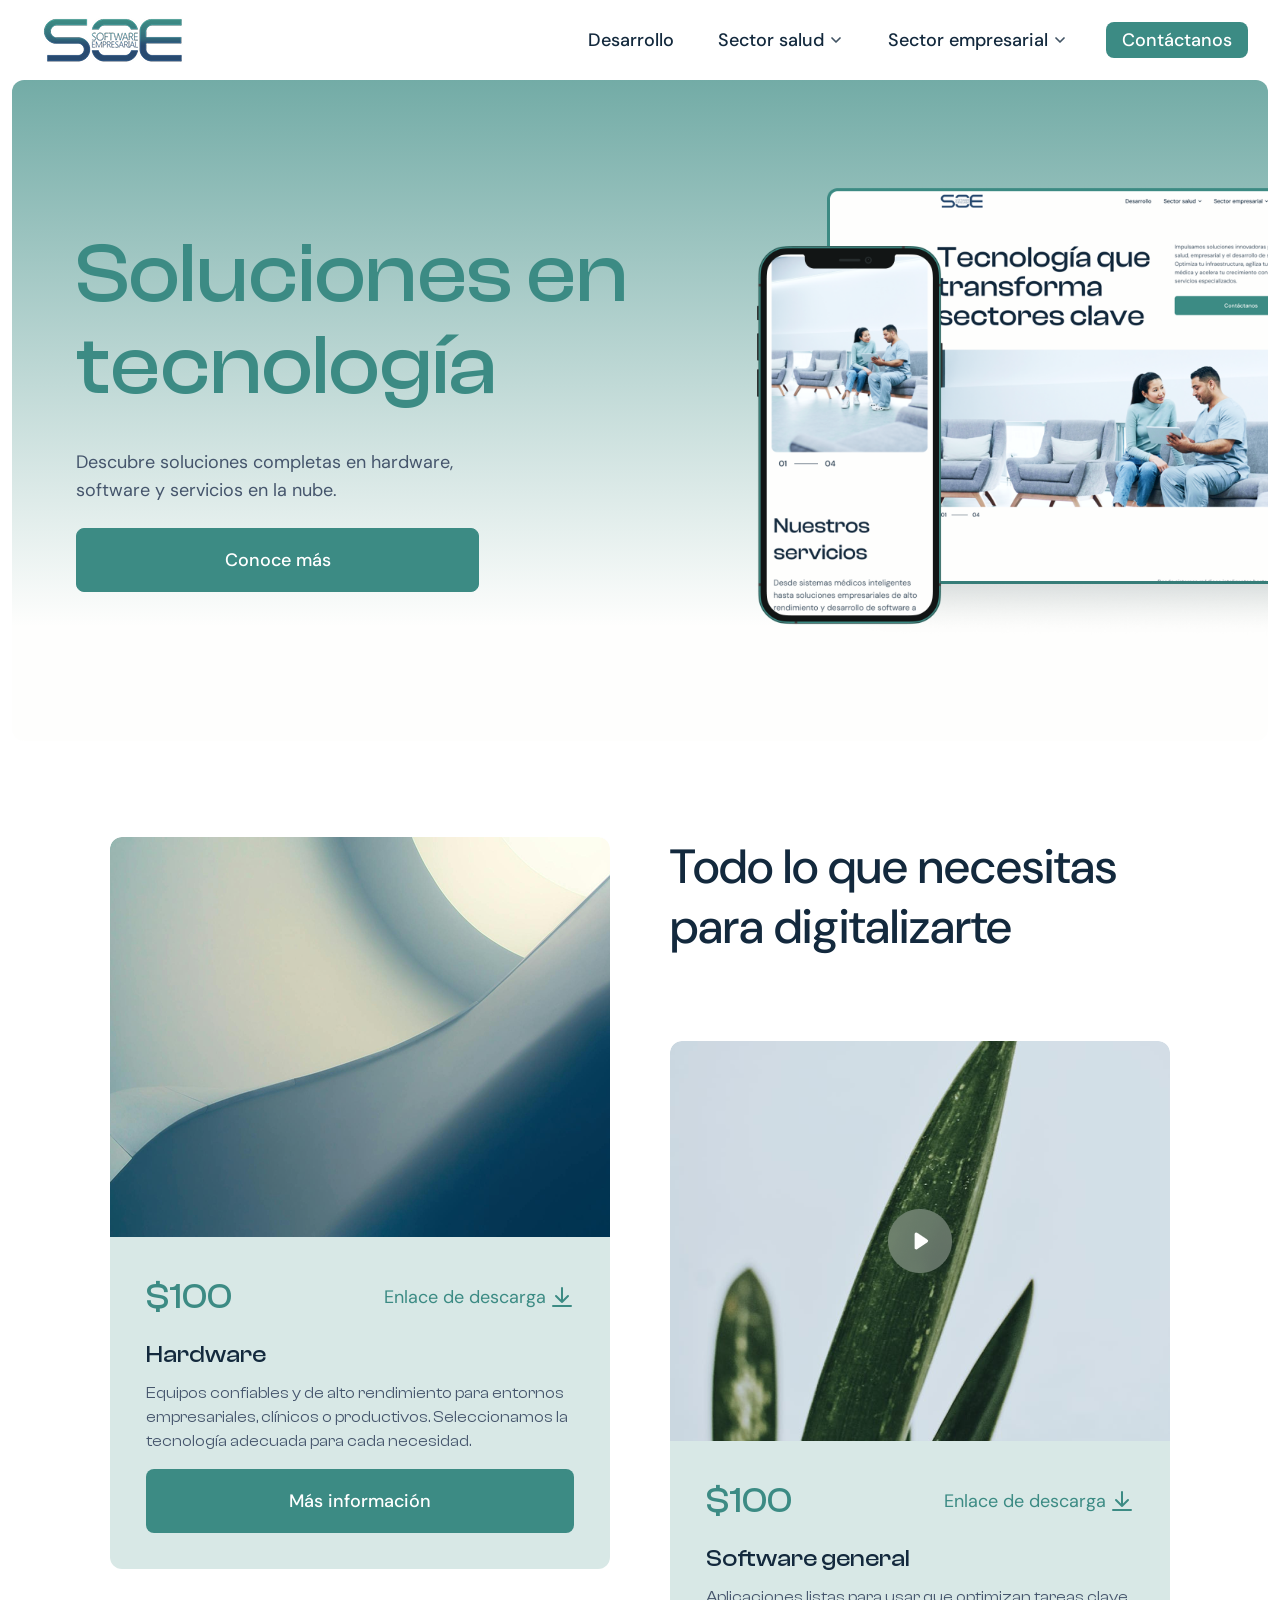
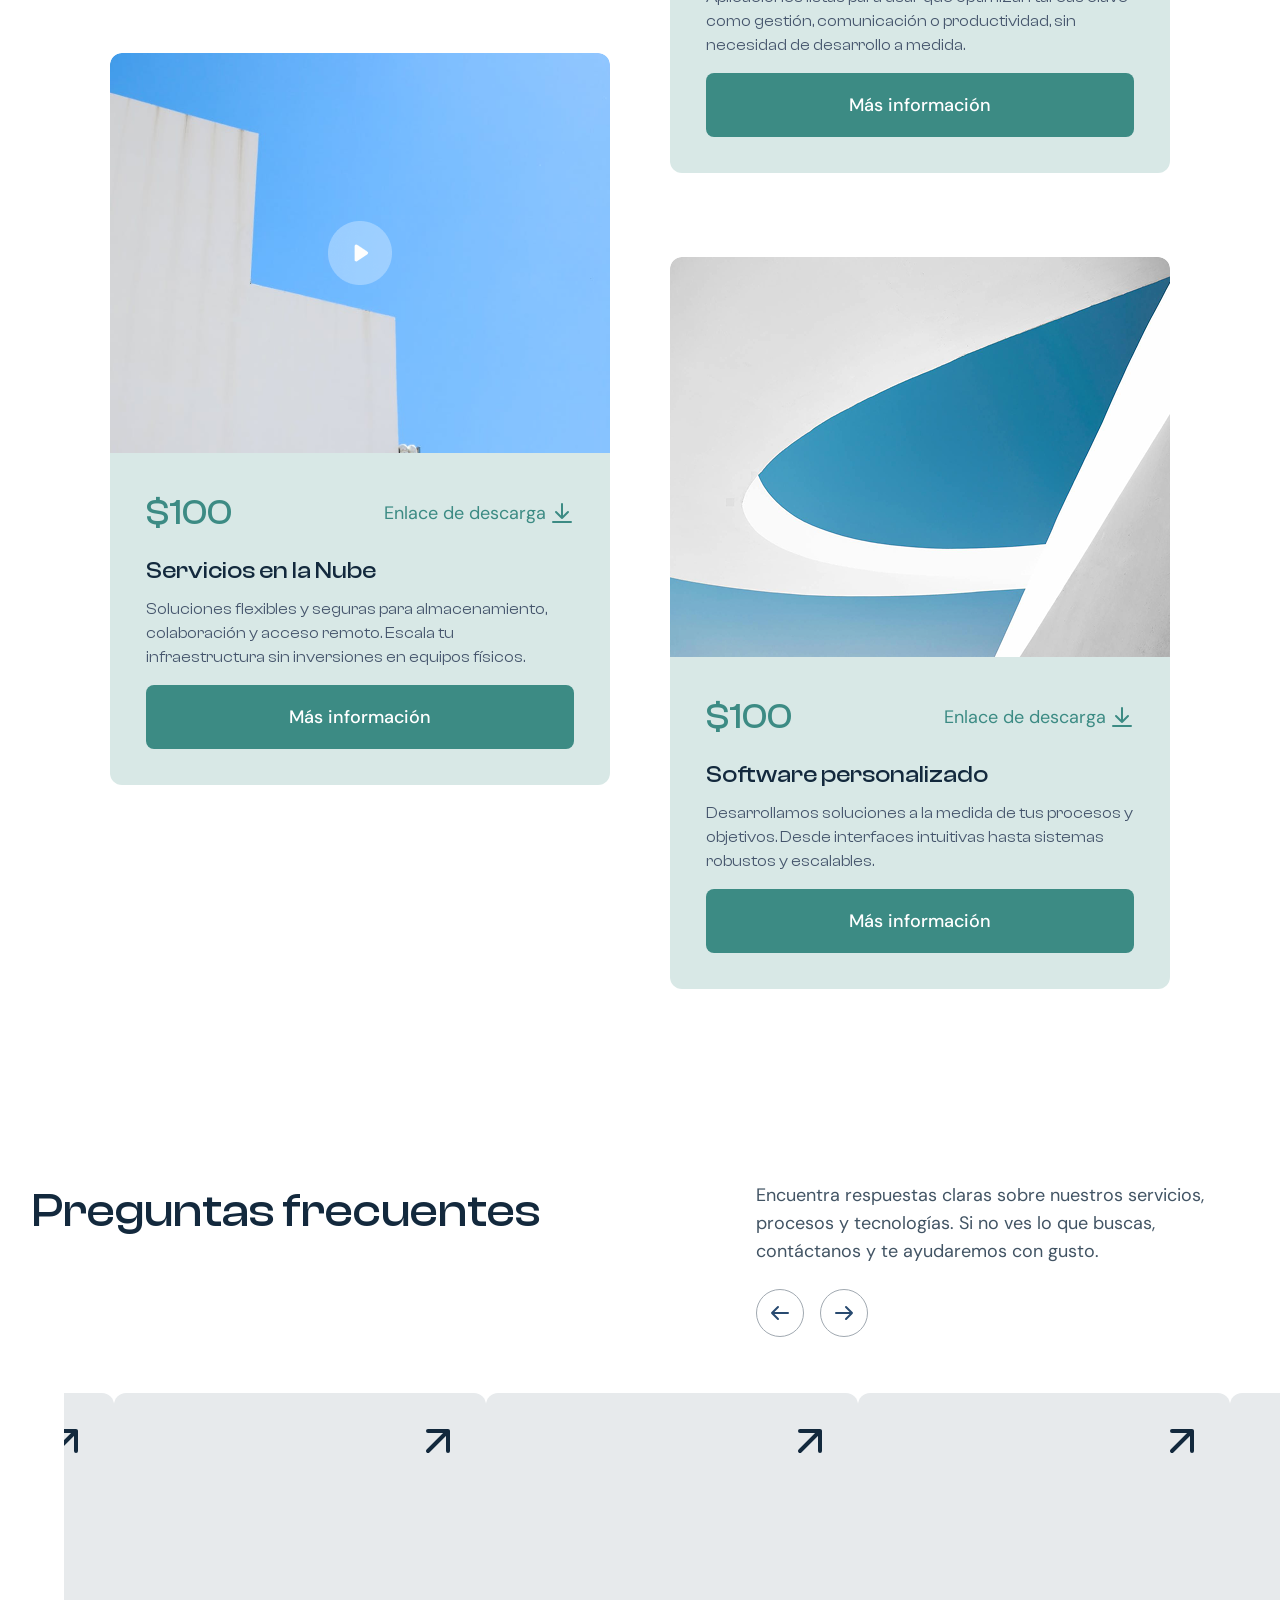
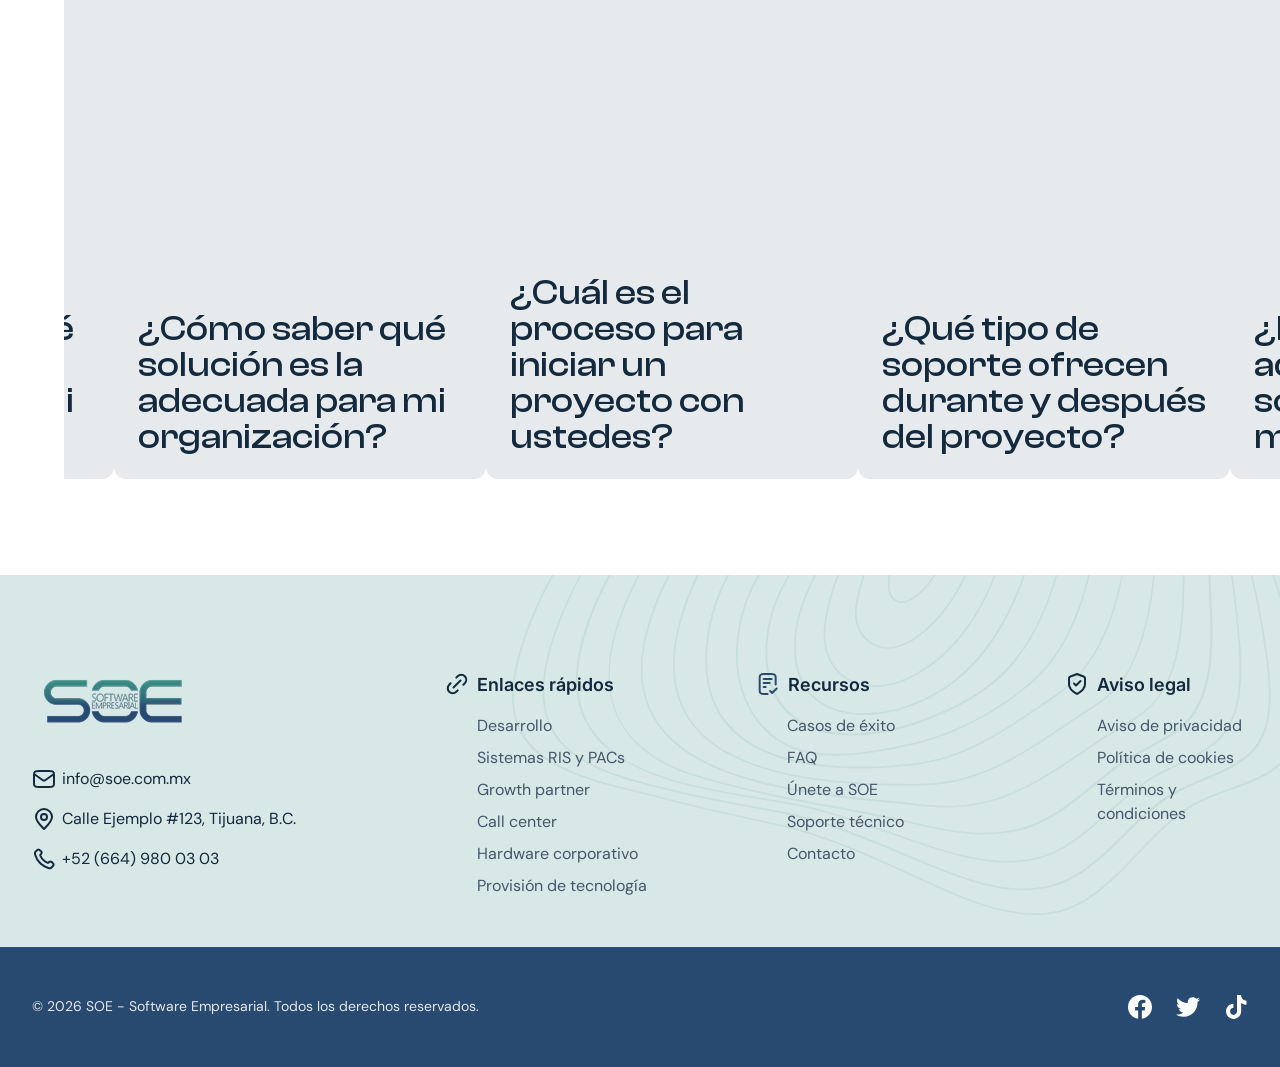
<file: src/soluciones.html>
<!DOCTYPE html>
<html lang="en" data-theme="light" class="scroll-smooth">

<head>
  <meta charset="UTF-8" />
  <meta name="viewport" content="width=device-width, initial-scale=1.0" />
  <title>SOE</title>

  <!-- favicon  -->
  <link rel="apple-touch-icon" sizes="180x180" href="./images/favicon/apple-touch-icon.png">
  <link rel="icon" type="image/png" sizes="32x32" href="./images/favicon/favicon-32x32.png">
  <link rel="icon" type="image/png" sizes="16x16" href="./images/favicon/favicon-16x16.png">
  <link rel="manifest" href="./images/favicon/site.webmanifest">



  <!-- google font  -->
  <link rel="preconnect" href="https://fonts.googleapis.com">
  <link rel="preconnect" href="https://fonts.gstatic.com" crossorigin>
  <link
    href="https://fonts.googleapis.com/css2?family=DM+Sans:ital,opsz,wght@0,9..40,100..1000;1,9..40,100..1000&family=Inter:ital,opsz,wght@0,14..32,100..900;1,14..32,100..900&display=swap"
    rel="stylesheet">
  <link rel="stylesheet" href="./slick/slick.css">
  <link rel="stylesheet" href="./slick/slick-theme.css">
  <!-- swiper css -->
  <!-- <link rel="stylesheet" href="https://cdn.jsdelivr.net/npm/swiper@11/swiper-bundle.min.css" /> -->
  <!-- custom font start  -->
  <link rel="stylesheet" href="./fonts/web-clash-display/css/clash-display.css">
  <link rel="stylesheet" href="./css/style.min.css">
</head>

<body>
  <!-- Preloader -->
  <div id="preloader" class="fixed inset-0 bg-white z-50 flex items-center justify-center">
    <img src="./images/soe-logo.png" alt="logo">
    <div
      class="w-16 h-16 border-4 border-gray-300 rounded-full spinner border-t-blue-500 absolute left-0 right-0 m-auto">
    </div>
  </div>

  <!-- Header -->
  <header class="bg-white py-2.5 sticky top-0 z-30 lg:shadow-none shadow-xl">
    <!-- desktop nav -->
    <div class="container flex flex-row justify-between gap-5 lg:gap-8 items-center">
      <a href="index.html"><img src="./images/soe-logo.png" alt="soe" class="xl:w-auto w-[116px]" /></a>

      <div class="md:hidden">
        <button
          class="justify-center text-text-body-primary text-xs font-medium font-Inter leading-none text-center flex flex-col gap-1"
          data-mobile-menu-toggle="">
          <img src="./images/menu.svg" alt="menu" />
        </button>
      </div>
      <!-- Desktop Nav -->
      <nav class="hidden md:flex space-x-4 items-center">
        <ul class="flex flex-row gap-5 lg:gap-8 items-center">
          <li>
            <a href="./development.html"
              class="text-slate-800 text-base lg:text-lg font-medium leading-7 transition-all px-1.5 py-1  hover:text-slate-500 active:text-slate-500 focus:text-slate-500 ">Desarrollo</a>
          </li>
          <li class="relative dropdown transition-all">
            <button
              class="dropdown-toggle flex justify-center items-center transition-all cursor-pointer text-slate-800 text-base lg:text-lg font-medium leading-7 px-1.5 py-1 gap-1  hover:text-slate-500"
              data-dropdown>
              Sector salud
              <svg xmlns="http://www.w3.org/2000/svg" width="16" height="16" viewBox="0 0 16 16" fill="none"
                class="transition-all">
                <path d="M4 6L8 10L12 6" stroke="#425464" stroke-width="1.75" stroke-linecap="round"
                  stroke-linejoin="round" />
              </svg>
            </button>
            <div
              class="dropdown-menu dropdown-content transition-all right-0 w-[250px] p-3 bg-white rounded-xl shadow-custom absolute">
              <ul class="flex flex-col">
                <li>
                  <a href="./systems.html"
                    class="flex flex-row gap-3 p-3 hover:bg-zinc-200 active:bg-zinc-200 focus:bg-zinc-200 rounded-lg transition-all duration-300 text-slate-800 text-base lg:text-lg font-medium leading-7">
                    Sistemas RIS y PACs
                  </a>
                </li>

                <li>
                  <a href="./partner.html"
                    class="flex flex-row gap-3 p-3 hover:bg-zinc-200 active:bg-zinc-200 focus:bg-zinc-200 rounded-lg transition-all duration-300 text-slate-800 text-base lg:text-lg font-medium leading-7">
                    Growth partner
                  </a>
                </li>
                <li>
                  <a href="./call-center.html"
                    class="flex flex-row gap-3 p-3 hover:bg-zinc-200 active:bg-zinc-200 focus:bg-zinc-200 rounded-lg transition-all duration-300 text-slate-800 text-base lg:text-lg font-medium leading-7">
                    Call center
                  </a>
                </li>
              </ul>
            </div>
          </li>
          <li class="relative dropdown transition-all">
            <button
              class="dropdown-toggle flex justify-center items-center transition-all cursor-pointer text-slate-800 text-base lg:text-lg font-medium leading-7 px-1.5 py-1 gap-1  hover:text-slate-500"
              data-dropdown>
              Sector empresarial
              <svg xmlns="http://www.w3.org/2000/svg" width="16" height="16" viewBox="0 0 16 16" fill="none"
                class="transition-all">
                <path d="M4 6L8 10L12 6" stroke="#425464" stroke-width="1.75" stroke-linecap="round"
                  stroke-linejoin="round" />
              </svg>
            </button>
            <div
              class="dropdown-menu dropdown-content transition-all right-0 w-[250px] p-3 bg-white rounded-xl shadow-custom absolute">
              <ul class="flex flex-col">
                <li>
                  <a href="./hardware.html"
                    class="flex flex-row gap-3 p-3 hover:bg-zinc-200 active:bg-zinc-200 focus:bg-zinc-200 rounded-lg transition-all duration-300 text-slate-800 text-base lg:text-lg font-medium leading-7">
                    Hardware corporativo
                  </a>
                </li>

                <li>
                  <a href="./soluciones.html"
                    class="flex flex-row gap-3 p-3 hover:bg-zinc-200 active:bg-zinc-200 focus:bg-zinc-200 rounded-lg transition-all duration-300 text-slate-800 text-base lg:text-lg font-medium leading-7">
                    Provisión de tecnología 
                  </a>
                </li>
              </ul>
            </div>
          </li>
          <li class="relative dropdown group transition-all">
            <button
              class="dropdown-toggle flex justify-center items-center transition-all cursor-pointer text-white text-base lg:text-lg font-medium leading-7 px-2 lg:px-4 py-1 gap-1 bg-slate-500 rounded-lg linkify"
              data-href="./contactanos.html" data-dropdown>
              Contáctanos
            </button>
            <div
              class="dropdown-menu dropdown-content absolute group-hover:!block transition-all right-0 w-[350px] p-3 bg-white rounded-xl shadow-custom">
              <ul class="flex flex-col">
                <li>
                  <a href="mailto:+52 664 980 03 03"
                    class="flex flex-row gap-3 p-3 hover:bg-zinc-200 active:bg-zinc-200 focus:bg-zinc-200 rounded-lg transition-all duration-300">
                    <span class="">
                      <img src="./images/call.svg" alt="call" />
                    </span>
                    <span class="flex flex-col">
                      <span class="text-slate-800 text-base lg:text-lg font-medium leading-7">Atención telefónica</span>
                      <span class="text-slate-600 text-base lg:text-lg font-normal leading-7">+52 (664) 980 03 03</span>
                    </span>
                  </a>
                </li>

                <li>
                  <a href="https://wa.link/tjyxcl"
                    class="flex flex-row gap-3 p-3 hover:bg-zinc-200 active:bg-zinc-200 focus:bg-zinc-200 rounded-lg transition-all duration-300">
                    <span class="">
                      <img src="./images/whatsapp-dropdown.svg" alt="whatsapp" />
                    </span>
                    <span class="flex flex-col">
                      <span class="text-slate-800 text-base lg:text-lg font-medium leading-7">WhatsApp</span>
                      <span class="text-slate-600 text-base lg:text-lg font-normal leading-7">+52 (664) 980 03 03</span>
                    </span>
                  </a>
                </li>
                <li>
                  <a href="mailto:info@soe.com.mx"
                    class="flex flex-row gap-3 p-3 hover:bg-zinc-200 active:bg-zinc-200 focus:bg-zinc-200 rounded-lg transition-all duration-300">
                    <span class="">
                      <img src="./images/mail-dropdown.svg" alt="mail" />
                    </span>
                    <span class="flex flex-col">
                      <span class="text-slate-800 text-base lg:text-lg font-medium leading-7">Enviar mensaje</span>
                      <span class="text-slate-600 text-base lg:text-lg font-normal leading-7">info@soe.com.mx</span>
                    </span>
                  </a>
                </li>
                <li>
                  <a href=""
                    class="flex flex-row gap-3 p-3 hover:bg-zinc-200 active:bg-zinc-200 focus:bg-zinc-200 rounded-lg transition-all duration-300">
                    <span class="">
                      <img src="./images/location-dropdown.svg" alt="location" />
                    </span>
                    <span class="flex flex-col">
                      <span class="text-slate-800 text-base lg:text-lg font-medium leading-7">Dirección</span>
                      <span class="text-slate-600 text-base lg:text-lg font-normal leading-7">Calle Ejemplo #123,
                        Tijuana, B.C.</span>
                    </span>
                  </a>
                </li>
              </ul>
            </div>
          </li>
        </ul>
      </nav>
    </div>

    <!-- Mobile Offcanvas -->
    <div class="offcanvas fixed inset-0 bg-white bg-opacity-50 h-screen overflow-y-auto z-50 md:hidden" id="mobileMenu">
      <div class="bg-white w-full max-w-full h-full py-4 relative">
        <div class="flex flex-row items-center justify-between px-4">
          <a href="">
            <img src="./images/soe-logo.png" alt="logo" class="w-[120px]" />
          </a>
          <button class="cursor-pointer" data-close-mobile>
            <img src="./images/close.svg" alt="close" />
          </button>
        </div>
        <div class="mt-5 px-4">
          <nav class="flex space-x-4 items-center">
            <ul class="flex flex-col gap-5">
              <li class="flex flex-col justify-start text-start">
                <a href="./development.html"
                  class="text-slate-800 text-base lg:text-lg font-medium leading-7 transition-all px-1.5 py-1  hover:text-slate-500 active:text-slate-500 focus:text-slate-500 ">Desarrollo</a>
              </li>

              <li class="relative dropdown transition-all flex flex-col justify-start">
                <button
                  class="dropdown-toggle flex justify-start items-center transition-all cursor-pointer text-slate-800 text-base lg:text-lg font-medium leading-7 px-1.5 py-1 gap-1  hover:text-slate-500 active:text-slate-500 focus:text-slate-500 "
                  data-dropdown>
                  Sector salud
                  <svg xmlns="http://www.w3.org/2000/svg" width="16" height="16" viewBox="0 0 16 16" fill="none"
                    class="transition-all">
                    <path d="M4 6L8 10L12 6" stroke="#425464" stroke-width="1.75" stroke-linecap="round"
                      stroke-linejoin="round" />
                  </svg>
                </button>
                <div class="dropdown-menu dropdown-content transition-all w-full p-3 rounded-xl">
                  <ul class="flex flex-col">
                    <li>
                      <a href="./systems.html"
                        class="flex flex-row gap-3 p-3 hover:bg-zinc-200 active:bg-zinc-200 focus:bg-zinc-200 rounded-lg transition-all duration-300 text-slate-800 text-base lg:text-lg font-medium leading-7">
                        Sistemas RIS y PACs
                      </a>
                    </li>

                    <li>
                      <a href="./partner.html"
                        class="flex flex-row gap-3 p-3 hover:bg-zinc-200 active:bg-zinc-200 focus:bg-zinc-200 rounded-lg transition-all duration-300 text-slate-800 text-base lg:text-lg font-medium leading-7">
                        Growth partner
                      </a>
                    </li>
                    <li>
                      <a href="./call-center.html"
                        class="flex flex-row gap-3 p-3 hover:bg-zinc-200 active:bg-zinc-200 focus:bg-zinc-200 rounded-lg transition-all duration-300 text-slate-800 text-base lg:text-lg font-medium leading-7">
                        Call center
                      </a>
                    </li>
                  </ul>
                </div>
              </li>
              <li class="relative dropdown transition-all flex flex-col justify-start">
                <button
                  class="dropdown-toggle flex justify-start items-center transition-all cursor-pointer text-slate-800 text-base lg:text-lg font-medium leading-7 px-1.5 py-1 gap-1  hover:text-slate-500 active:text-slate-500 focus:text-slate-500 "
                  data-dropdown>
                  Sector empresarial
                  <svg xmlns="http://www.w3.org/2000/svg" width="16" height="16" viewBox="0 0 16 16" fill="none"
                    class="transition-all">
                    <path d="M4 6L8 10L12 6" stroke="#425464" stroke-width="1.75" stroke-linecap="round"
                      stroke-linejoin="round" />
                  </svg>
                </button>
                <div class="dropdown-menu dropdown-content transition-all w-full p-3 bg-white rounded-xl">
                  <ul class="flex flex-col">
                    <li>
                      <a href="./hardware.html"
                        class="flex flex-row gap-3 p-3 hover:bg-zinc-200 active:bg-zinc-200 focus:bg-zinc-200 rounded-lg transition-all duration-300 text-slate-800 text-base lg:text-lg font-medium leading-7">
                        Hardware corporativo
                      </a>
                    </li>

                    <li>
                      <a href="./soluciones.html"
                        class="flex flex-row gap-3 p-3 hover:bg-zinc-200 active:bg-zinc-200 focus:bg-zinc-200 rounded-lg transition-all duration-300 text-slate-800 text-base lg:text-lg font-medium leading-7">
                        Provisión de tecnología 
                      </a>
                    </li>
                  </ul>
                </div>
              </li>
            </ul>
          </nav>
        </div>
        <div class="pt-6">
          <div class="border-b border-[#E7EAEC]"></div>
          <div class="px-4 py-6 flex flex-row justify-around">
            <ul class="space-y-3">
              <li class="flex flex-row gap-1 items-center">
                <img src="./images/list-menu.svg" alt="recursos" />
                <h4 class="text-basic-black text-base font-DMSans font-medium">
                  Recursos
                </h4>
              </li>
              <li>
                <a href="#" class="text-basic-black text-sm font-DMSans font-normal">Casos de éxito</a>
              </li>
              <li>
                <a href="#" class="text-basic-black text-sm font-DMSans font-normal">FAQ</a>
              </li>
              <li>
                <a href="#" class="text-basic-black text-sm font-DMSans font-normal">Únete a SOE</a>
              </li>
            </ul>
            <ul class="space-y-3">
              <li class="flex flex-row gap-1 items-center">
                <img src="./images/shield-menu.svg" alt="recursos" />
                <h4 class="text-basic-black text-base font-DMSans font-medium">
                  Aviso legal
                </h4>
              </li>
              <li>
                <a href="#" class="text-basic-black text-sm font-DMSans font-normal">Aviso de privacidad</a>
              </li>
              <li>
                <a href="#" class="text-basic-black text-sm font-DMSans font-normal">FAQ</a>
              </li>
              <li>
                <a href="#" class="text-basic-black text-sm font-DMSans font-normal">Términos y condiciones</a>
              </li>
            </ul>
          </div>
          <div class="px-4">
            <a href="./contactanos.html"
              class="flex justify-center items-center transition-all cursor-pointer text-white text-base lg:text-lg font-medium leading-7 px-2 lg:px-4 py-[10px] gap-1 bg-slate-500 rounded-lg">
              Contáctanos
            </a>
            <div class="pt-6">
              <ul class="flex flex-col">
                <li>
                  <a href="mailto:+52 664 980 03 03"
                    class="flex flex-row gap-3 p-3 hover:bg-zinc-200 active:bg-zinc-200 focus:bg-zinc-200 rounded-lg transition-all duration-300">
                    <span class="mt-1">
                      <img src="./images/call.svg" alt="call" />
                    </span>
                    <span class="flex flex-col">
                      <span class="text-slate-800 text-base lg:text-lg font-medium leading-7">Atención telefónica</span>
                      <span class="text-slate-600 text-base lg:text-lg font-normal leading-7">+52 (664) 980 03 03</span>
                    </span>
                  </a>
                </li>

                <li>
                  <a href="https://wa.link/tjyxcl"
                    class="flex flex-row gap-3 p-3 hover:bg-zinc-200 active:bg-zinc-200 focus:bg-zinc-200 rounded-lg transition-all duration-300">
                    <span class="mt-1">
                      <img src="./images/whatsapp-dropdown.svg" alt="whatsapp" />
                    </span>
                    <span class="flex flex-col">
                      <span class="text-slate-800 text-base lg:text-lg font-medium leading-7">WhatsApp</span>
                      <span class="text-slate-600 text-base lg:text-lg font-normal leading-7">+52 (664) 980 03 03</span>
                    </span>
                  </a>
                </li>
                <li>
                  <a href="mailto:info@soe.com.mx"
                    class="flex flex-row gap-3 p-3 hover:bg-zinc-200 active:bg-zinc-200 focus:bg-zinc-200 rounded-lg transition-all duration-300">
                    <span class="mt-1">
                      <img src="./images/mail-dropdown.svg" alt="mail" />
                    </span>
                    <span class="flex flex-col">
                      <span class="text-slate-800 text-base lg:text-lg font-medium leading-7">Enviar mensaje</span>
                      <span class="text-slate-600 text-base lg:text-lg font-normal leading-7">info@soe.com.mx</span>
                    </span>
                  </a>
                </li>
                <li>
                  <a href=""
                    class="flex flex-row gap-3 p-3 hover:bg-zinc-200 active:bg-zinc-200 focus:bg-zinc-200 rounded-lg transition-all duration-300">
                    <span class="mt-1">
                      <img src="./images/location-dropdown.svg" alt="location" />
                    </span>
                    <span class="flex flex-col">
                      <span class="text-slate-800 text-base lg:text-lg font-medium leading-7">Dirección</span>
                      <span class="text-slate-600 text-base lg:text-lg font-normal leading-7">Calle Ejemplo #123,
                        Tijuana, B.C.</span>
                    </span>
                  </a>
                </li>
              </ul>
            </div>
          </div>
        </div>
      </div>
    </div>
  </header>

  <main>
    <!-- tectnologia start -->
    <section class="tecnologia px-3">
      <div class="py-12 md:py-15 lg:py-24 tecnologia-bg rounded-xl">
        <!-- desktop -->
        <div class="relative w-full hidden lg:block">
          <!-- Slider wrapper with only left container spacing -->
          <div class="overflow-x-auto pl-4 sm:pl-8 lg:pl-16 2xl:pl-[calc((100vw-1216px)/2)]">
            <div class="flex flex-row justify-between items-center gap-6 xl:gap-16 overflow-x-hidden">
              <div class="flex flex-col items-center lg:items-start gap-9 lg:col-span-4 xl:w-[617px] lg:w-[550px]">
                <h1
                  class="text-slate-500 text-[46px] md:text-7xl xl:text-[84px] font-medium font-ClashDisplay leading-[54px] md:leading-[84px] xl:leading-[92px] lg:w-[665px] max-w-full text-center lg:text-left">
                  Soluciones en tecnología
                </h1>
                <div class="flex flex-col gap-6 lg:w-[435px] max-w-full">
                  <p class="text-slate-600 text-lg font-normal  leading-7 text-center lg:text-start">
                    Descubre soluciones completas en hardware, software y servicios en la nube.
                  </p>

                  <a href="#"
                    class="w-full max-w-[403px] min-h-16 max-h-16 p-4 bg-slate-500 border border-slate-500 rounded-lg inline-flex flex-col justify-center items-center gap-3.5 text-center text-white text-lg font-medium  leading-7 self-center lg:self-start hover:outline hover:bg-white  hover:text-slate-500 active:text-slate-500 focus:text-slate-500   focus:bg-white focus:shadow transition-colors duration-300">
                    Conoce más
                  </a>
                </div>
              </div>
              <div class="lg:col-span-8 text-right mx-auto lg:mr-4 ">
                <img src="./images/hardware-banner.png" alt="systems-banners"
                  class="lg:ml-auto 2xl:min-w-[855px] xl:min-w-[675px] lg:min-w-[550px] max-w-full" />
              </div>
            </div>
          </div>
        </div>
        <!-- tab mobile -->
        <div class="lg:hidden w-full space-y-[50px]">
          <div class="container">
            <div class="flex flex-col items-center md:gap-9 gap-6 md:mx-0 -mx-4">
              <h2
                class="text-slate-500 text-[46px] md:text-7xl xl:text-[84px] font-medium font-ClashDisplay leading-[54px] md:leading-[84px] xl:leading-[92px] lg:w-[665px] max-w-full text-center">
                Soluciones en tecnología
              </h2>
              <div class="flex flex-col gap-6 w-full">
                <p
                  class="text-slate-600 text-base md:text-lg font-normal leading-6 md:leading-7 text-center lg:mx-0 mx-auto lg:max-w-ful max-w-[480px]">
                  Descubre soluciones completas en hardware, software y servicios en la nube.
                </p>

                <a href="#"
                  class="w-full max-w-[403px] min-h-16 max-h-16 p-4 bg-slate-500 border border-slate-500 hover:bg-transparent  hover:text-slate-500 active:text-slate-500 focus:text-slate-500  rounded-lg inline-flex flex-col justify-center items-center gap-3.5 text-center text-white text-lg font-medium focus:bg-white focus:shadow leading-7 self-center">
                  Conoce más
                </a>
              </div>
            </div>
          </div>
          <div class="relative w-full">
            <!-- Slider wrapper with only left container spacing -->
            <div class="overflow-x-auto -mr-4 lg:m-0 sm:pl-8 lg:pl-16 2xl:pl-[calc((100vw-1216px)/2)]">
              <div class="">
                <img src="./images/hardware-banner-two.png" alt="systems-banners" class="w-full sm:block hidden" />
                <img src="./images/hardware-bannner-mobile.png" alt="systems-banners" class="w-full sm:hidden" />
              </div>
            </div>
          </div>
        </div>
      </div>
    </section>
    <!-- tecnologia end -->

    <!-- Todo lo que necesitas para digitalizarte start  -->
    <section class="necesitas py-12 lg:py-24 overflow-hidden">
      <div class="container">
        <div class="md:hidden mb-[18px]">
          <h2 class="text-slate-800 text-4xl text-center font-medium leading-10">
            Todo
            lo que necesitas para digitalizarte</h2>
        </div>
        <div class="">
          <div
            class="mx-auto lg:w-[1060px] md:max-w-full grid grid-cols-1 md:grid-cols-2 md:gap-5 lg:gap-[60px] gap-3 md:pr-0">
            <div class="md:flex md:flex-col grid grid-cols-1 md:grid-cols-none  md:gap-y-10 lg:gap-y-[84px] gap-3">
              <!-- single item start  -->
              <div class="">
                <div class="">
                  <img src="./images/Hardware.png" alt="Hardware" class="rounded-tl-xl rounded-tr-xl w-full">
                </div>
                <div class="p-[18px] lg:p-9 bg-accent-tertiary rounded-bl-xl rounded-br-xl flex flex-col gap-4 ">
                  <div class="flex flex-row justify-between items-center">
                    <h3 class="text-slate-500 text-2xl md:text-4xl font-medium font-ClashDisplay md:leading-[48px]">$100
                    </h3>
                    <a href="#"
                      class="text-slate-500 text-base md:text-lg font-normal  md:leading-7 flex flex-row gap-1 items-center cursor-pointer"
                      download="filename.pdf">
                      <span>Enlace de descarga</span>
                      <svg xmlns="http://www.w3.org/2000/svg" width="24" height="24" viewBox="0 0 24 24" fill="none">
                        <path d="M21 21H3M18 11L12 17M12 17L6 11M12 17V3" stroke="#3C8B84" stroke-width="2"
                          stroke-linecap="round" stroke-linejoin="round" />
                      </svg>
                    </a>
                  </div>
                  <div class="flex flex-col gap-2">
                    <h4 class="text-slate-800 text-2xl font-medium font-ClashDisplay leading-9">
                      Hardware</h4>
                    <p class="text-slate-600 text-base font-normal font-ClashDisplay leading-normal">Equipos
                      confiables y de alto rendimiento para entornos empresariales, clínicos o productivos.
                      Seleccionamos
                      la
                      tecnología
                      adecuada para cada necesidad.</p>
                  </div>
                  <div class="">
                    <a href=""
                      class="min-h-16 p-4 bg-slate-500 rounded-lg flex flex-col justify-center items-center gap-3.5 text-center w-full text-white text-lg font-medium  leading-7 hover:outline hover:bg-white  hover:text-slate-500 active:text-slate-500 focus:text-slate-500  focus:text-slate-500 focus:bg-white focus:shadow transition-colors duration-300">
                      Más información


                    </a>
                  </div>
                </div>
              </div>
              <!-- single item start  -->
              <!-- single item start  -->
              <div class="">
                <div class="">
                  <img src="./images/Servicios-en-la-Nube.png" alt="Hardware"
                    class="rounded-tl-xl rounded-tr-xl w-full">
                </div>
                <div class="p-[18px] lg:p-9 bg-accent-tertiary rounded-bl-xl rounded-br-xl flex flex-col gap-4 ">
                  <div class="flex flex-row justify-between items-center">
                    <h3 class="text-slate-500 text-2xl md:text-4xl font-medium font-ClashDisplay md:leading-[48px]">$100
                    </h3>
                    <a href="#"
                      class="text-slate-500 text-base md:text-lg font-normal  md:leading-7 flex flex-row gap-1 items-center cursor-pointer"
                      download="filename.pdf">
                      <span>Enlace de descarga</span>
                      <svg xmlns="http://www.w3.org/2000/svg" width="24" height="24" viewBox="0 0 24 24" fill="none">
                        <path d="M21 21H3M18 11L12 17M12 17L6 11M12 17V3" stroke="#3C8B84" stroke-width="2"
                          stroke-linecap="round" stroke-linejoin="round" />
                      </svg>
                    </a>
                  </div>
                  <div class="flex flex-col gap-2">
                    <h4 class="text-slate-800 text-2xl font-medium font-ClashDisplay leading-9">
                      Servicios en la Nube</h4>
                    <p class="text-slate-600 text-base font-normal font-ClashDisplay leading-normal">Soluciones
                      flexibles
                      y seguras para almacenamiento, colaboración y acceso remoto. Escala tu infraestructura sin
                      inversiones en equipos físicos.</p>
                  </div>
                  <div class="">
                    <a href=""
                      class="min-h-16 p-4 bg-slate-500 rounded-lg flex flex-col justify-center items-center gap-3.5 text-center w-full text-white text-lg font-medium  leading-7 hover:outline hover:bg-white  hover:text-slate-500 active:text-slate-500 focus:text-slate-500  focus:text-slate-500 focus:bg-white focus:shadow transition-colors duration-300">
                      Más información


                    </a>
                  </div>
                </div>
              </div>
              <!-- single item start  -->
            </div>

            <div class="md:flex md:flex-col grid grid-cols-1 md:grid-cols-none  gap-y-10 gap-3 md:lg:gap-y-[84px]">
              <div class="md:block hidden">
                <h2 class="text-slate-800 text-5xl font-medium leading-[60px]">
                  Todo
                  lo que necesitas para digitalizarte</h2>
              </div>
              <!-- single item start  -->
              <div class="">
                <div class="">
                  <img src="./images/Software-general.png" alt="Software" class="rounded-tl-xl rounded-tr-xl w-full">
                </div>
                <div class="p-[18px] lg:p-9 bg-accent-tertiary rounded-bl-xl rounded-br-xl flex flex-col gap-4 ">
                  <div class="flex flex-row justify-between items-center">
                    <h3 class="text-slate-500 text-2xl md:text-4xl font-medium font-ClashDisplay md:leading-[48px]">$100
                    </h3>
                    <a href="#"
                      class="text-slate-500 text-base md:text-lg font-normal  md:leading-7 flex flex-row gap-1 items-center cursor-pointer"
                      download="filename.pdf">
                      <span>Enlace de descarga</span>
                      <svg xmlns="http://www.w3.org/2000/svg" width="24" height="24" viewBox="0 0 24 24" fill="none">
                        <path d="M21 21H3M18 11L12 17M12 17L6 11M12 17V3" stroke="#3C8B84" stroke-width="2"
                          stroke-linecap="round" stroke-linejoin="round" />
                      </svg>
                    </a>
                  </div>
                  <div class="flex flex-col gap-2">
                    <h4 class="text-slate-800 text-2xl font-medium font-ClashDisplay leading-9">
                      Software general</h4>
                    <p class="text-slate-600 text-base font-normal font-ClashDisplay leading-normal">Aplicaciones listas
                      para usar que optimizan tareas clave como gestión, comunicación o productividad, sin necesidad de
                      desarrollo a medida.</p>
                  </div>
                  <div class="">
                    <a href=""
                      class="min-h-16 p-4 bg-slate-500 rounded-lg flex flex-col justify-center items-center gap-3.5 text-center w-full text-white text-lg font-medium  leading-7 hover:outline hover:bg-white  hover:text-slate-500 active:text-slate-500 focus:text-slate-500  focus:text-slate-500 focus:bg-white focus:shadow transition-colors duration-300">
                      Más información


                    </a>
                  </div>
                </div>
              </div>
              <!-- single item start  -->
              <!-- single item start  -->
              <div class="">
                <div class="">
                  <img src="./images/Software-personalizado.png" alt="Software-personalizado"
                    class="rounded-tl-xl rounded-tr-xl w-full">
                </div>
                <div class="p-[18px] lg:p-9 bg-accent-tertiary rounded-bl-xl rounded-br-xl flex flex-col gap-4 ">
                  <div class="flex flex-row justify-between items-center">
                    <h3 class="text-slate-500 text-2xl md:text-4xl font-medium font-ClashDisplay md:leading-[48px]">$100
                    </h3>
                    <a href="#"
                      class="text-slate-500 text-base md:text-lg font-normal  md:leading-7 flex flex-row gap-1 items-center cursor-pointer"
                      download="filename.pdf">
                      <span>Enlace de descarga</span>
                      <svg xmlns="http://www.w3.org/2000/svg" width="24" height="24" viewBox="0 0 24 24" fill="none">
                        <path d="M21 21H3M18 11L12 17M12 17L6 11M12 17V3" stroke="#3C8B84" stroke-width="2"
                          stroke-linecap="round" stroke-linejoin="round" />
                      </svg>
                    </a>
                  </div>
                  <div class="flex flex-col gap-2">
                    <h4 class="text-slate-800 text-2xl font-medium font-ClashDisplay leading-9">
                      Software personalizado</h4>
                    <p class="text-slate-600 text-base font-normal font-ClashDisplay leading-normal">Desarrollamos
                      soluciones a la medida de tus procesos y objetivos. Desde interfaces intuitivas hasta sistemas
                      robustos y
                      escalables.</p>
                  </div>
                  <div class="">
                    <a href=""
                      class="min-h-16 p-4 bg-slate-500 rounded-lg flex flex-col justify-center items-center gap-3.5 text-center w-full text-white text-lg font-medium  leading-7 hover:outline hover:bg-white  hover:text-slate-500 active:text-slate-500 focus:text-slate-500   hover:text-slate-500 active:text-slate-500 focus:text-slate-500  focus:bg-white focus:shadow duration-300">
                      Más información


                    </a>
                  </div>
                </div>
              </div>
              <!-- single item start  -->
            </div>

          </div>
        </div>
      </div>
    </section>
    <!-- Todo lo que necesitas para digitalizarte end -->

    <!-- frecuentes preguntas start -->
    <section class="frecuentes py-12 md:py-15 lg:py-24">
      <!-- Optional container just for heading/alignment (not wrapping the slider) -->
      <div class="container flex flex-col md:flex-row items-start justify-between mb-8 gap-6">
        <div class="flex flex-col lg:flex-row justify-between items-start lg:items-start gap-6 w-full">
          <h2
            class="text-basic-black text-[34px] md:text-4xl xl:text-5xl font-medium font-ClashDisplay leading-[46px] md:leading-[48px] xl:leading-[60px]">
            Preguntas frecuentes
          </h2>

          <!-- doc -->
          <div class="flex flex-col items-start gap-6">
            <p class="text-gray-dark text-base md:text-lg font-normal md:leading-7 w-full lg:max-w-[492px]">
              Encuentra respuestas claras sobre nuestros servicios, procesos y
              tecnologías. Si no ves lo que buscas, contáctanos y te
              ayudaremos con gusto.
            </p>
            <!-- 👇 Custom Pagination Dots -->
            <div class="flex md:hidden lg:flex justify-start gap-4 items-center mb-6">
              <button
                class="fPrev cursor-pointer group w-12 h-12 rounded-full border border-gray-medium flex items-center justify-center hover:bg-[#13547A] transition">
                <svg xmlns="http://www.w3.org/2000/svg" viewBox="0 0 24 24" fill="none"
                  class="w-6 h-6 stroke-[#284A70] group-hover:stroke-basic-white transition">
                  <path d="M20 12H4M4 12L10 18M4 12L10 6" stroke-width="2" stroke-linecap="round"
                    stroke-linejoin="round" />
                </svg>
              </button>

              <button
                class="fNext cursor-pointer group w-12 h-12 rounded-full border border-gray-medium flex items-center justify-center hover:bg-accent-primary transition">
                <svg xmlns="http://www.w3.org/2000/svg" viewBox="0 0 24 24" fill="none"
                  class="w-6 h-6 stroke-[#284A70] group-hover:stroke-basic-white transition">
                  <path d="M4 12H20M20 12L14 6M20 12L14 18" stroke-width="2" stroke-linecap="round"
                    stroke-linejoin="round" />
                </svg>
              </button>
            </div>
          </div>
        </div>
        <!-- 👇 Custom Pagination Dots -->
        <div class="hidden md:flex lg:hidden justify-start gap-4 items-center">
          <button
            class="frecuentes-prev cursor-pointer group w-12 h-12 rounded-full border border-gray-medium flex items-center justify-center hover:bg-[#13547A] transition">
            <svg xmlns="http://www.w3.org/2000/svg" viewBox="0 0 24 24" fill="none"
              class="w-6 h-6 stroke-[#284A70] group-hover:stroke-basic-white transition">
              <path d="M20 12H4M4 12L10 18M4 12L10 6" stroke-width="2" stroke-linecap="round" stroke-linejoin="round" />
            </svg>
          </button>

          <button
            class="frecuentes-next cursor-pointer group w-12 h-12 rounded-full border border-gray-medium flex items-center justify-center hover:bg-accent-primary transition">
            <svg xmlns="http://www.w3.org/2000/svg" viewBox="0 0 24 24" fill="none"
              class="w-6 h-6 stroke-[#284A70] group-hover:stroke-basic-white transition">
              <path d="M4 12H20M20 12L14 6M20 12L14 18" stroke-width="2" stroke-linecap="round"
                stroke-linejoin="round" />
            </svg>
          </button>
        </div>
      </div>
      <div class="relative w-full">
        <!-- Slider wrapper with only left container spacing -->
        <div class="overflow-x-auto pl-4 sm:pl-8 xl:pl-16 2xl:pl-[calc((100vw-1216px)/2)]">
          <!-- Swiper Container -->
          <div class="swiper frecuentesSwiper">
            <div class="frecuentes-wrapper overflow-x-visible">
              <!-- Slide 1 -->
              <div class="slick-slide">
                <div
                  class="relative w-full flex flex-col justify-end items-start rounded-xl p-6 bg-gray-light hover:bg-accent-primary text-white overflow-hidden group/slider groupItemNew h-[520px] md:h-[686px]">
                  <!-- main -->
                  <div class="inline-block group-hover/slider:hidden transition-opacity duration-400 item1">
                    <h4
                      class="text-2xl md:text-[28px] xl:text-4xl leading-8 md:leading-9 font-medium max-w-[372px] text-basic-black font-ClashDisplay">
                      ¿Cómo saber qué solución es la adecuada para mi
                      organización?
                    </h4>
                    <div class="absolute top-6 right-6">
                      <img src="./images/arrow-up-right.svg" alt="arrow-up-right" class="w-6 h-8 md:w-12 md:h-12" />
                    </div>
                  </div>
                  <!-- hover -->
                  <div class="hidden group-hover/slider:inline-block transition-opacity duration-400 item2">
                    <div class="absolute top-6 right-6">
                      <img src="./images/arrow-down-left.svg" alt="arrow-up-left" class="w-6 h-8 md:w-12 md:h-12" />
                    </div>
                    <h4
                      class="text-2xl md:text-[28px] xl:text-4xl leading-8 md:leading-9 font-medium max-w-[372px] text-white font-ClashDisplay sm:block hidden">
                      ¿Cómo saber qué solución es la adecuada para mi
                      organización?
                    </h4>
                    <p class="font-normal text-sm md:text-base text-basic-white leading-5 md:leading-6 pt-6">
                      Antes de comenzar cualquier proyecto, analizamos tus
                      necesidades específicas mediante una consultoría inicial
                      gratuita. Evaluamos el sector en el que operas, tus
                      objetivos, y el estado actual de tu infraestructura o
                      procesos. Con base en ese diagnóstico, te proponemos una
                      solución personalizada que se alinee con tus metas, ya
                      sea en tecnología médica, empresarial o desarrollo de
                      software. Nuestro enfoque es ofrecer solo lo que
                      realmente necesitas, sin soluciones genéricas.
                    </p>
                  </div>
                </div>
              </div>
              <!-- Slide 2 -->
              <div class="slick-slide">
                <div
                  class="relative w-full flex flex-col justify-end items-start rounded-xl p-6 bg-gray-light hover:bg-accent-primary text-white overflow-hidden group/slider groupItemNew h-[520px] md:h-[686px]">
                  <!-- main -->
                  <div class="inline-block group-hover/slider:hidden transition-opacity duration-400 item1">
                    <h4
                      class="text-2xl md:text-[28px] xl:text-4xl leading-8 md:leading-9 font-medium max-w-[372px] text-basic-black font-ClashDisplay">
                      ¿Cuál es el proceso para iniciar un proyecto con
                      ustedes?
                    </h4>
                    <div class="absolute top-6 right-6">
                      <img src="./images/arrow-up-right.svg" alt="arrow-up-right" class="w-6 h-8 md:w-12 md:h-12" />
                    </div>
                  </div>
                  <!-- hover -->
                  <div class="hidden group-hover/slider:inline-block transition-opacity duration-400 item2">
                    <div class="absolute top-6 right-6">
                      <img src="./images/arrow-down-left.svg" alt="arrow-up-left" class="w-6 h-8 md:w-12 md:h-12" />
                    </div>
                    <h4
                      class="text-2xl md:text-[28px] xl:text-4xl leading-8 md:leading-9 font-medium max-w-[372px] text-white font-ClashDisplay sm:block hidden">
                      ¿Cuál es el proceso para iniciar un proyecto con
                      ustedes?
                    </h4>
                    <p class="font-normal text-sm md:text-base text-basic-white leading-5 md:leading-6 pt-6">
                      Antes de comenzar cualquier proyecto, analizamos tus
                      necesidades específicas mediante una consultoría inicial
                      gratuita. Evaluamos el sector en el que operas, tus
                      objetivos, y el estado actual de tu infraestructura o
                      procesos. Con base en ese diagnóstico, te proponemos una
                      solución personalizada que se alinee con tus metas, ya
                      sea en tecnología médica, empresarial o desarrollo de
                      software. Nuestro enfoque es ofrecer solo lo que
                      realmente necesitas, sin soluciones genéricas.
                    </p>
                  </div>
                </div>
              </div>
              <!-- Slide 3 -->
              <div class="slick-slide">
                <div
                  class="relative w-full flex flex-col justify-end items-start rounded-xl p-6 bg-gray-light hover:bg-accent-primary text-white overflow-hidden group/slider groupItemNew h-[520px] md:h-[686px]">
                  <!-- main -->
                  <div class="inline-block group-hover/slider:hidden transition-opacity duration-400 item1">
                    <h4
                      class="text-2xl md:text-[28px] xl:text-4xl leading-8 md:leading-9 font-medium max-w-[372px] text-basic-black font-ClashDisplay">
                      ¿Qué tipo de soporte ofrecen durante y después del
                      proyecto?
                    </h4>
                    <div class="absolute top-6 right-6">
                      <img src="./images/arrow-up-right.svg" alt="arrow-up-right" class="w-6 h-8 md:w-12 md:h-12" />
                    </div>
                  </div>
                  <!-- hover -->
                  <div class="hidden group-hover/slider:inline-block transition-opacity duration-400 item2">
                    <div class="absolute top-6 right-6">
                      <img src="./images/arrow-down-left.svg" alt="arrow-up-left" class="w-6 h-8 md:w-12 md:h-12" />
                    </div>
                    <h4
                      class="text-2xl md:text-[28px] xl:text-4xl leading-8 md:leading-9 font-medium max-w-[372px] text-white font-ClashDisplay sm:block hidden">
                      ¿Qué tipo de soporte ofrecen durante y después del
                      proyecto?
                    </h4>
                    <p class="font-normal text-sm md:text-base text-basic-white leading-5 md:leading-6 pt-6">
                      Antes de comenzar cualquier proyecto, analizamos tus
                      necesidades específicas mediante una consultoría inicial
                      gratuita. Evaluamos el sector en el que operas, tus
                      objetivos, y el estado actual de tu infraestructura o
                      procesos. Con base en ese diagnóstico, te proponemos una
                      solución personalizada que se alinee con tus metas, ya
                      sea en tecnología médica, empresarial o desarrollo de
                      software. Nuestro enfoque es ofrecer solo lo que
                      realmente necesitas, sin soluciones genéricas.
                    </p>
                  </div>
                </div>
              </div>
              <!-- Slide 4 -->
              <div class="slick-slide">
                <div
                  class="relative w-full flex flex-col justify-end items-start rounded-xl p-6 bg-gray-light hover:bg-accent-primary text-white overflow-hidden group/slider groupItemNew h-[520px] md:h-[686px]">
                  <!-- main -->
                  <div class="inline-block group-hover/slider:hidden transition-opacity duration-400 item1">
                    <h4
                      class="text-2xl md:text-[28px] xl:text-4xl leading-8 md:leading-9 font-medium max-w-[372px] text-basic-black font-ClashDisplay">
                      ¿Hay costos adicionales por soporte o mantenimiento?
                    </h4>
                    <div class="absolute top-6 right-6">
                      <img src="./images/arrow-up-right.svg" alt="arrow-up-right" class="w-6 h-8 md:w-12 md:h-12" />
                    </div>
                  </div>
                  <!-- hover -->
                  <div class="hidden group-hover/slider:inline-block transition-opacity duration-400 item2">
                    <div class="absolute top-6 right-6">
                      <img src="./images/arrow-down-left.svg" alt="arrow-up-left" class="w-6 h-8 md:w-12 md:h-12" />
                    </div>
                    <h4
                      class="text-2xl md:text-[28px] xl:text-4xl leading-8 md:leading-9 font-medium max-w-[372px] text-white font-ClashDisplay sm:block hidden">
                      ¿Hay costos adicionales por soporte o mantenimiento?
                    </h4>
                    <p class="font-normal text-sm md:text-base text-basic-white leading-5 md:leading-6 pt-6">
                      Antes de comenzar cualquier proyecto, analizamos tus
                      necesidades específicas mediante una consultoría inicial
                      gratuita. Evaluamos el sector en el que operas, tus
                      objetivos, y el estado actual de tu infraestructura o
                      procesos. Con base en ese diagnóstico, te proponemos una
                      solución personalizada que se alinee con tus metas, ya
                      sea en tecnología médica, empresarial o desarrollo de
                      software. Nuestro enfoque es ofrecer solo lo que
                      realmente necesitas, sin soluciones genéricas.
                    </p>
                  </div>
                </div>
              </div>
              <!-- Slide 5 -->
              <div class="slick-slide">
                <div
                  class="relative w-full flex flex-col justify-end items-start rounded-xl p-6 bg-gray-light hover:bg-accent-primary text-white overflow-hidden group/slider groupItemNew h-[520px] md:h-[686px]">
                  <!-- main -->
                  <div class="inline-block group-hover/slider:hidden transition-opacity duration-400 item1">
                    <h4
                      class="text-2xl md:text-[28px] xl:text-4xl leading-8 md:leading-9 font-medium max-w-[372px] text-basic-black font-ClashDisplay">
                      ¿Cómo saber qué solución es la adecuada para mi
                      organización?
                    </h4>
                    <div class="absolute top-6 right-6">
                      <img src="./images/arrow-up-right.svg" alt="arrow-up-right" class="w-6 h-8 md:w-12 md:h-12" />
                    </div>
                  </div>
                  <!-- hover -->
                  <div class="hidden group-hover/slider:inline-block transition-opacity duration-400 item2">
                    <div class="absolute top-6 right-6">
                      <img src="./images/arrow-down-left.svg" alt="arrow-up-left" class="w-6 h-8 md:w-12 md:h-12" />
                    </div>
                    <h4
                      class="text-2xl md:text-[28px] xl:text-4xl leading-8 md:leading-9 font-medium max-w-[372px] text-white font-ClashDisplay sm:block hidden">
                      ¿Cómo saber qué solución es la adecuada para mi
                      organización?
                    </h4>
                    <p class="font-normal text-sm md:text-base text-basic-white leading-5 md:leading-6 pt-6">
                      Antes de comenzar cualquier proyecto, analizamos tus
                      necesidades específicas mediante una consultoría inicial
                      gratuita. Evaluamos el sector en el que operas, tus
                      objetivos, y el estado actual de tu infraestructura o
                      procesos. Con base en ese diagnóstico, te proponemos una
                      solución personalizada que se alinee con tus metas, ya
                      sea en tecnología médica, empresarial o desarrollo de
                      software. Nuestro enfoque es ofrecer solo lo que
                      realmente necesitas, sin soluciones genéricas.
                    </p>
                  </div>
                </div>
              </div>
            </div>
          </div>
        </div>
      </div>
    </section>
    <!-- frecuentes preguntas end -->
  </main>

  <footer class=" bg-zinc-200 bg-[url('../images/shape-footer.svg')] bg-no-repeat bg-right-top">
    <div
      class="container pt-[60px] md:pt-24 pb-12 grid lg:grid-cols-12 sm:grid-cols-3 grid-cols-2 lg:gap-6 gap-y-12 gap-x-3">
      <!-- single item start  -->
      <div class="xl:col-span-4 sm:col-span-3 col-span-2 flex flex-col gap-9">
        <div>
          <a href="">
            <img src="./images/soe-logo.png" alt="soe-logo">
          </a>
        </div>
        <ul class="flex flex-col gap-4">
          <li><a href="mailto:info@soe.com.mx"
              class="flex flex-row items-center gap-1.5 text-slate-800 text-base font-normal  leading-normal  hover:text-slate-500 active:text-slate-500 focus:text-slate-500  transition-colors duration-300">
              <span>
                <img src="images/mail.svg" alt="mail">
              </span>
              <span>
                info@soe.com.mx</span>
            </a></li>

          <li><a href=""
              class="flex flex-row items-center gap-1.5 text-slate-800 text-base font-normal  leading-normal  hover:text-slate-500 active:text-slate-500 focus:text-slate-500  transition-colors duration-300">
              <span>
                <img src="images/location.svg" alt="location">
              </span>
              <span>
                Calle Ejemplo #123, Tijuana, B.C.</span>
            </a></li>
          <li><a href="tel:+52 664 980 03 03"
              class="flex flex-row items-center gap-1.5 text-slate-800 text-base font-normal  leading-normal  hover:text-slate-500 active:text-slate-500 focus:text-slate-500  transition-colors duration-300">
              <span>
                <img src="images/phone.svg" alt="phone">
              </span>
              <span>
                +52 (664) 980 03 03</span>
            </a></li>

        </ul>
      </div>
      <!-- single item end -->

      <!-- Enlaces rápidos -->
      <div class="lg:col-span-3 col-span-1">
        <h4 class="flex items-center gap-2 text-slate-800 text-lg font-semibold font-Inter leading-normal">
          <img src="./images/link.svg" alt="link" />
          Enlaces rápidos
        </h4>
        <ul class="mt-4 space-y-2 pl-8">
          <li><a href="#"
              class="text-slate-600 text-base   hover:text-slate-500 active:text-slate-500 focus:text-slate-500  transition-colors duration-300">Desarrollo</a>
          </li>
          <li><a href="#"
              class="text-slate-600 text-base   hover:text-slate-500 active:text-slate-500 focus:text-slate-500  transition-colors duration-300">Sistemas
              RIS y PACs</a></li>
          <li><a href="#"
              class="text-slate-600 text-base   hover:text-slate-500 active:text-slate-500 focus:text-slate-500  transition-colors duration-300">Growth
              partner</a></li>
          <li><a href="#"
              class="text-slate-600 text-base   hover:text-slate-500 active:text-slate-500 focus:text-slate-500  transition-colors duration-300">Call
              center</a></li>
          <li><a href="#"
              class="text-slate-600 text-base   hover:text-slate-500 active:text-slate-500 focus:text-slate-500  transition-colors duration-300">Hardware
              corporativo</a></li>
          <li><a href="#"
              class="text-slate-600 text-base   hover:text-slate-500 active:text-slate-500 focus:text-slate-500  transition-colors duration-300">Provisión
              de tecnología</a></li>
        </ul>
      </div>

      <!-- Recursos -->
      <div class="lg:col-span-3 col-span-1">
        <h4 class="flex items-center gap-2 text-slate-800 text-lg font-semibold font-Inter leading-normal">
          <img src="./images/recursos.svg" alt="recursos" />
          Recursos
        </h4>
        <ul class="mt-4 space-y-2 pl-8">
          <li><a href="#"
              class="text-slate-600 text-base   hover:text-slate-500 active:text-slate-500 focus:text-slate-500  transition-colors duration-300">Casos
              de
              éxito</a></li>
          <li><a href="#"
              class="text-slate-600 text-base   hover:text-slate-500 active:text-slate-500 focus:text-slate-500  transition-colors duration-300">FAQ</a>
          </li>
          <li><a href="#"
              class="text-slate-600 text-base   hover:text-slate-500 active:text-slate-500 focus:text-slate-500  transition-colors duration-300">Únete
              a
              SOE</a></li>
          <li><a href="#"
              class="text-slate-600 text-base   hover:text-slate-500 active:text-slate-500 focus:text-slate-500  transition-colors duration-300">Soporte
              técnico</a></li>
          <li><a href="#"
              class="text-slate-600 text-base   hover:text-slate-500 active:text-slate-500 focus:text-slate-500  transition-colors duration-300">Contacto</a>
          </li>
        </ul>
      </div>

      <!-- Aviso legal -->
      <div class="lg:col-span-2 col-span-1">
        <h4 class="flex items-center gap-2 text-slate-800 text-lg font-semibold font-Inter leading-normal">
          <img src="./images/shield-tick.svg" alt="shield-tick" />
          Aviso legal
        </h4>
        <ul class="mt-4 space-y-2 pl-8">
          <li><a href="#"
              class="text-slate-600 text-base   hover:text-slate-500 active:text-slate-500 focus:text-slate-500  transition-colors duration-300">Aviso
              de
              privacidad</a></li>
          <li><a href="#"
              class="text-slate-600 text-base   hover:text-slate-500 active:text-slate-500 focus:text-slate-500  transition-colors duration-300">Política
              de cookies</a></li>
          <li><a href="#"
              class="text-slate-600 text-base   hover:text-slate-500 active:text-slate-500 focus:text-slate-500  transition-colors duration-300">Términos
              y condiciones</a></li>
        </ul>
      </div>


    </div>
    <!-- copyright start  -->
    <div class="py-12 bg-cyan-900 border-t border-gray-200 ">
      <div
        class="container flex flex-row flex-wrap md:justify-between justify-center gap-6 md:text-start text-center items-center">
        <p class="text-gray-200 text-sm font-normal  leading-tight">© <span id="year"></span> SOE -
          Software
          Empresarial. Todos los derechos reservados.</p>
        <ul class="flex flex-row gap-6 items-center md:justify-start justify-center md:m-0 m-auto">
          <li><a href=""><img src="./images/facebook.svg" alt="facebook"></a></li>
          <li><a href=""><img src="./images/twitter.svg" alt="twitter"></a></li>
          <li><a href=""><img src="./images/tiktok.svg" alt="tiktok"></a></li>

        </ul>
      </div>
    </div>
    <!-- copyright end -->
  </footer>


  <script src="./slick/jquery.min.js"></script>

  <script src="./slick/slick.min.js"></script>
  <!-- <script src="https://cdn.jsdelivr.net/npm/swiper@11/swiper-bundle.min.js"></script> -->
  <script src="./js/index.js"></script>
  <script>

    $('.slick-wrapper').slick({
      dots: false,
      centerMode: true,
      slidesToShow: 3,
      slidesToScroll: 1,
      autoplay: true,
      infinite: true,
      prevArrow: '.prev',
      swipeToSlide: true,
      nextArrow: '.next',
      autoplaySpeed: 2000,
      responsive: [
        {
          breakpoint: 1160,
          settings: {
            slidesToShow: 2
          }
        },
        {
          breakpoint: 760,
          settings: {
            centerMode: true,
            slidesToShow: 1
          }
        }
      ]
    });
    $('.frecuentes-wrapper').slick({
      dots: false,
      centerMode: true,
      slidesToShow: 3,
      slidesToScroll: 1,
      autoplay: true,
      infinite: true,
      prevArrow: '.fPrev',
      swipeToSlide: true,
      nextArrow: '.fNext',
      autoplaySpeed: 2000,
      responsive: [
        {
          breakpoint: 1160,
          settings: {
            slidesToShow: 2
          }
        },
        {
          breakpoint: 992,
          settings: {
            centerMode: true,
            slidesToShow: 1
          }
        }
      ]
    });
  </script>
</body>

</html>
</file>
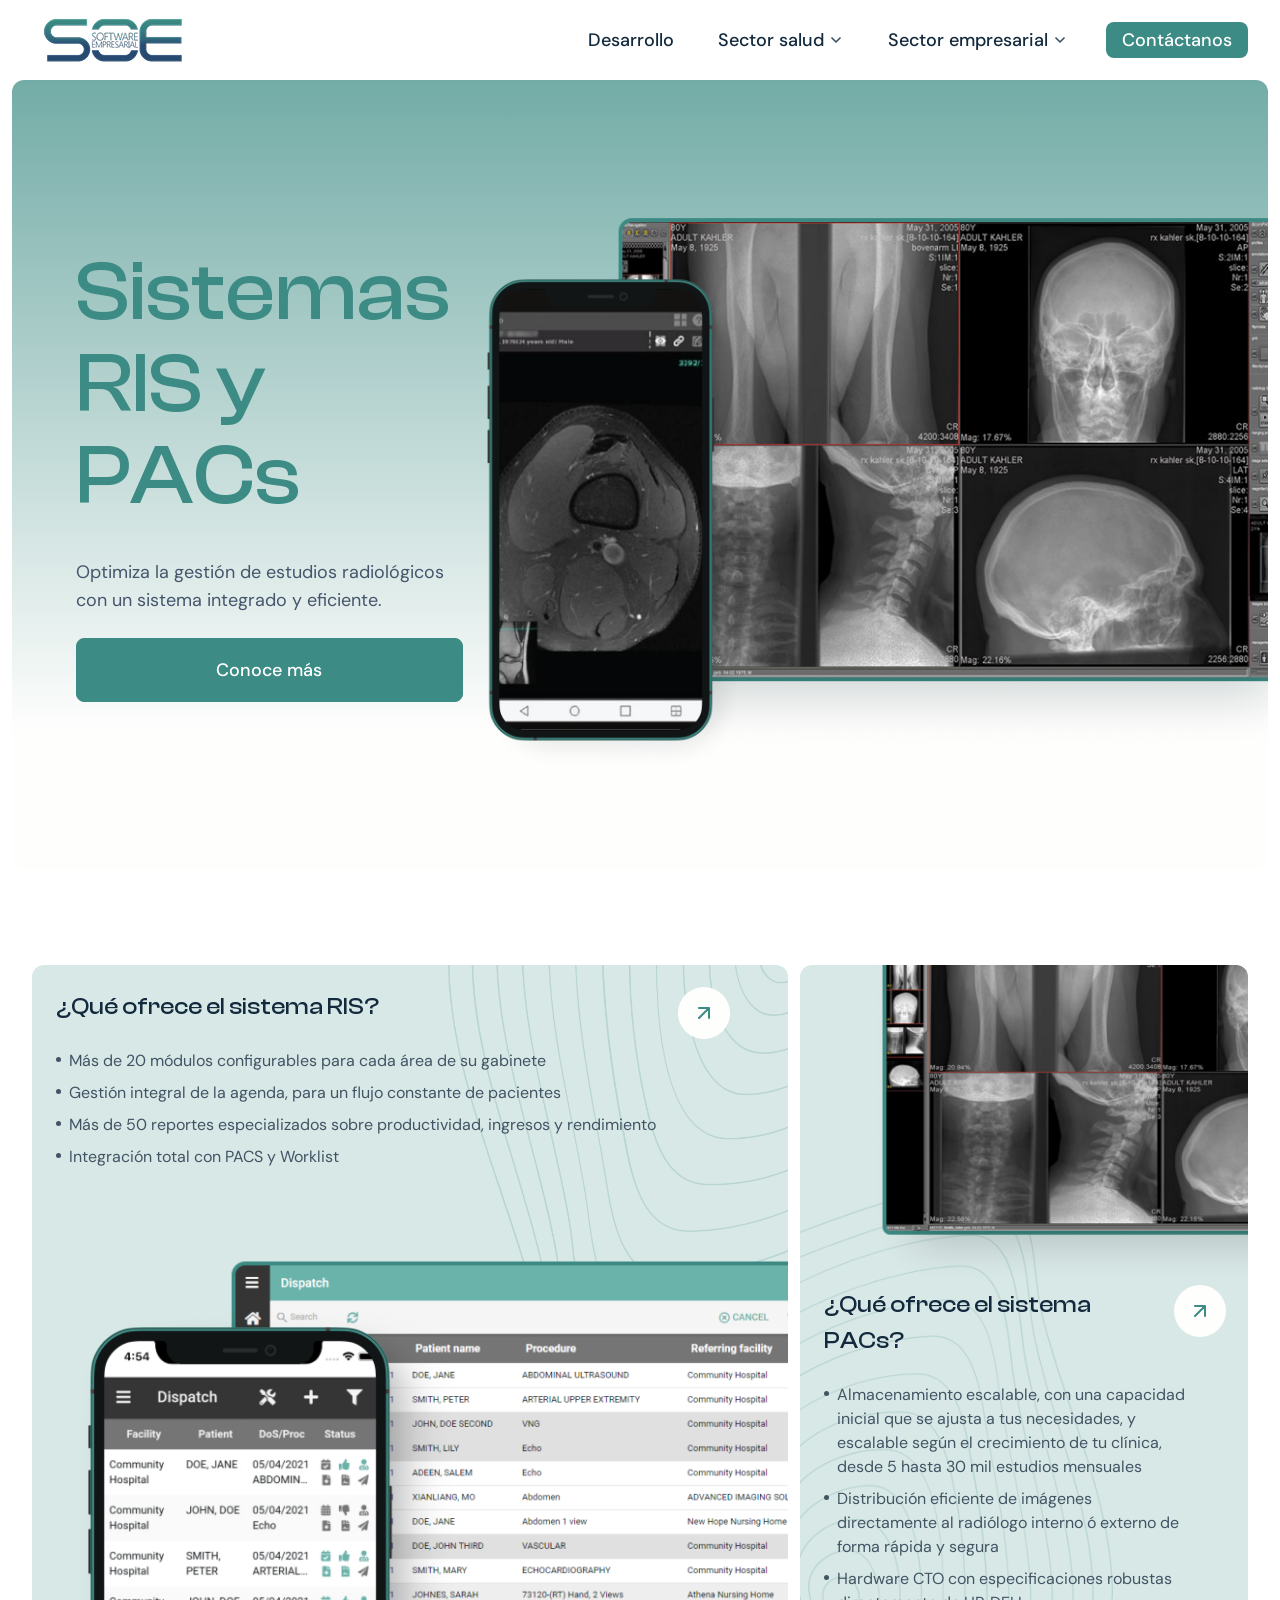
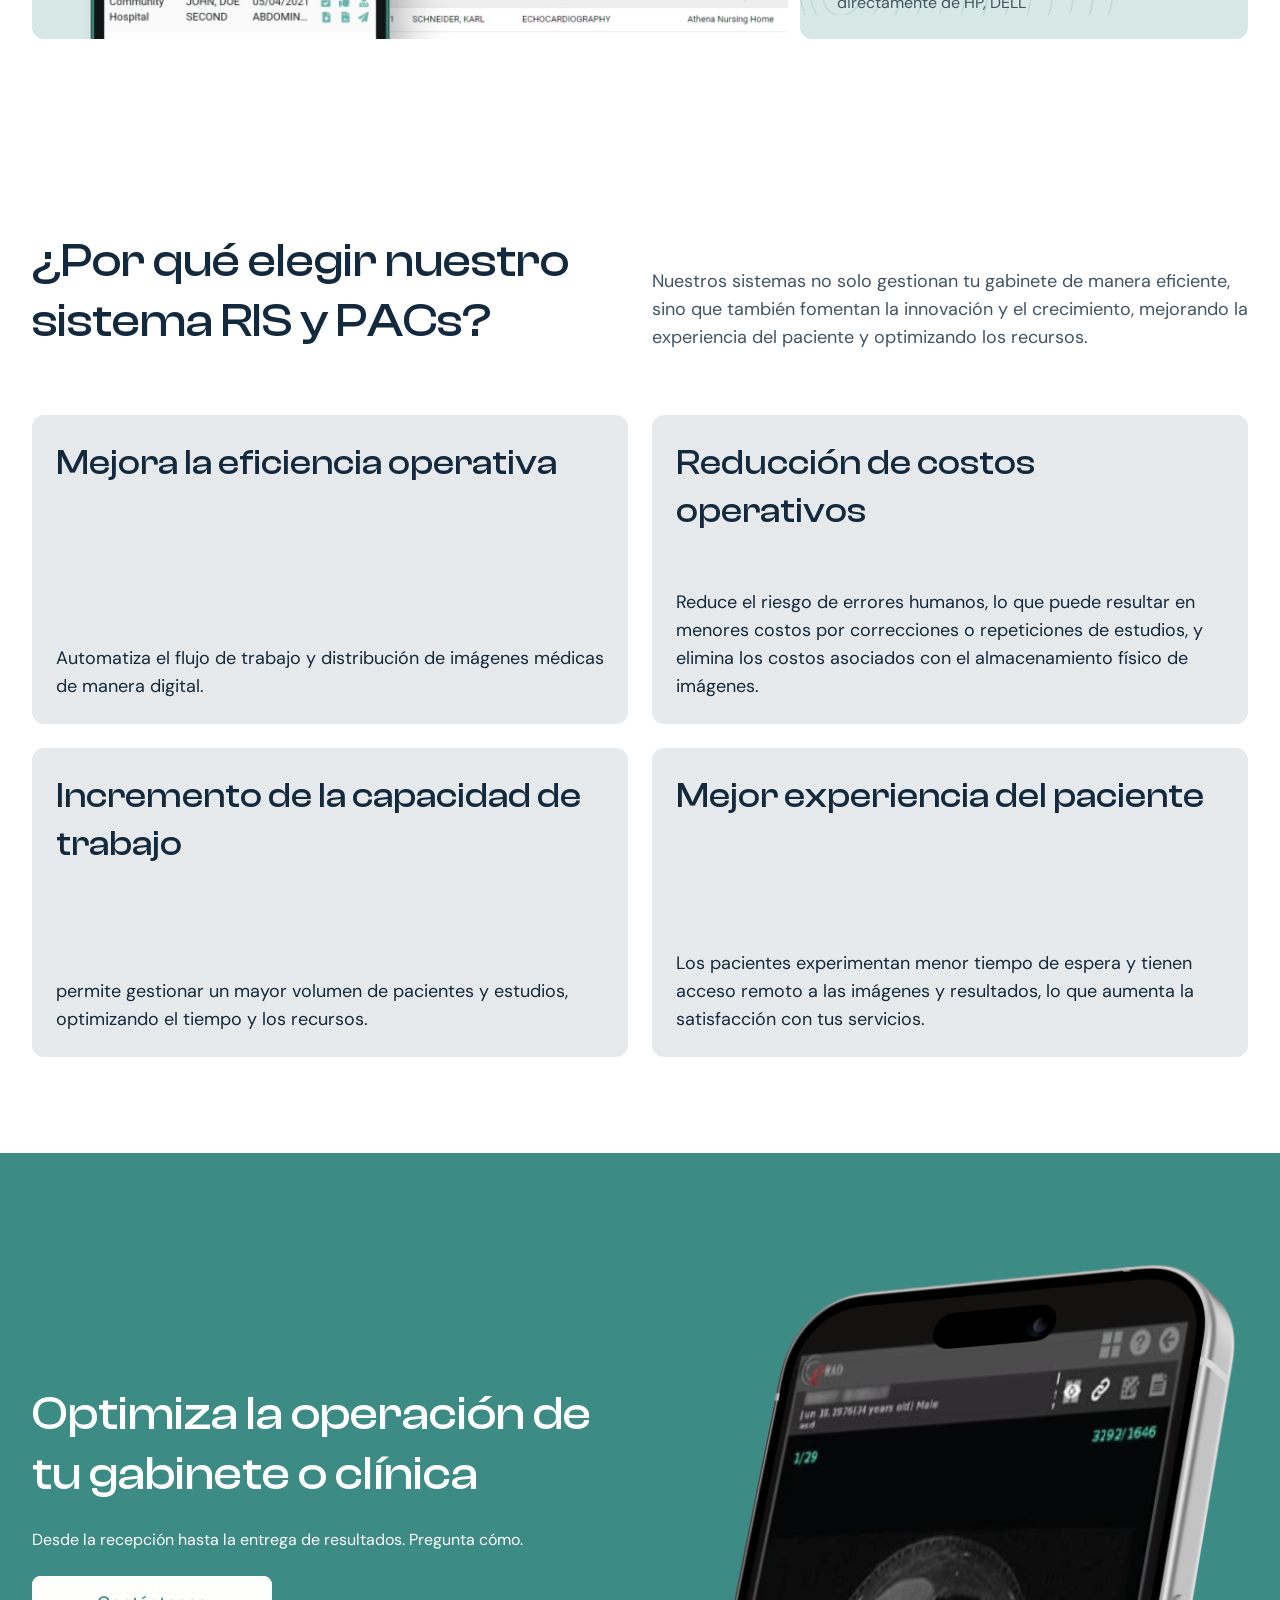
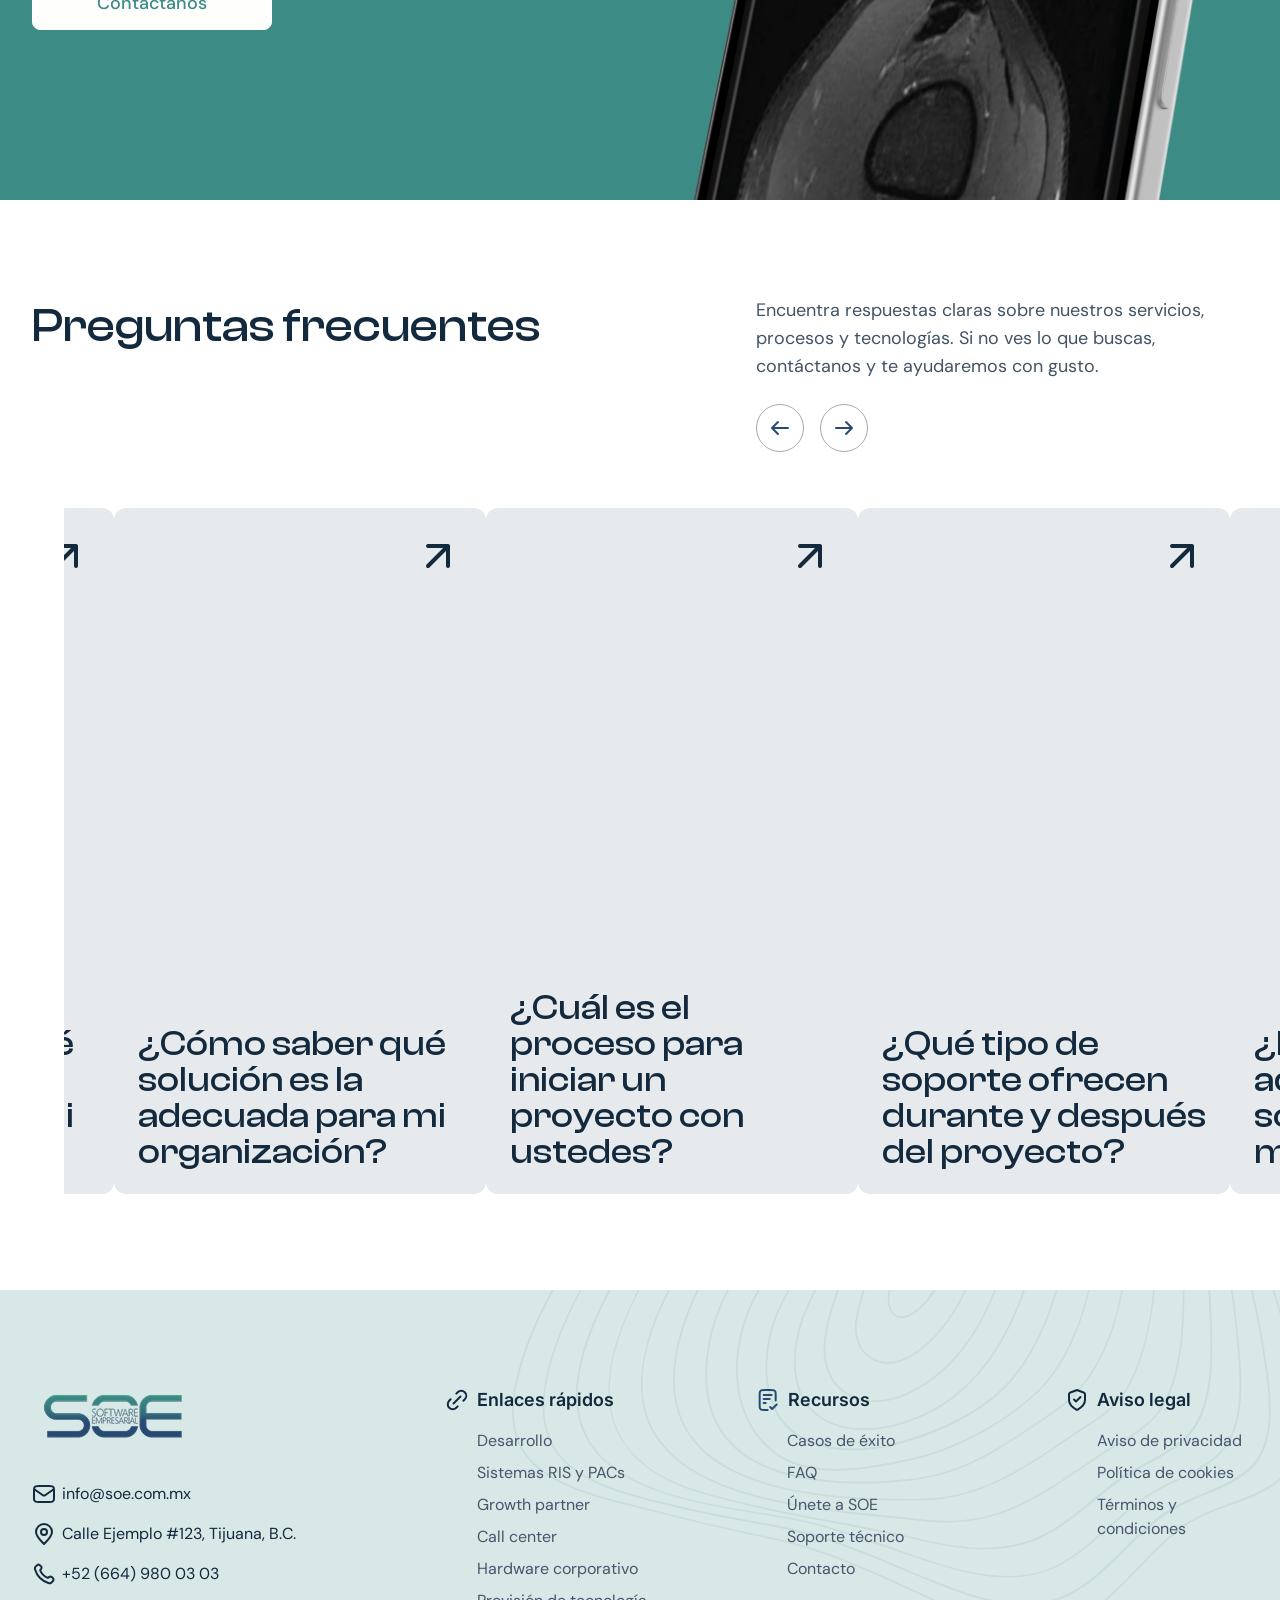
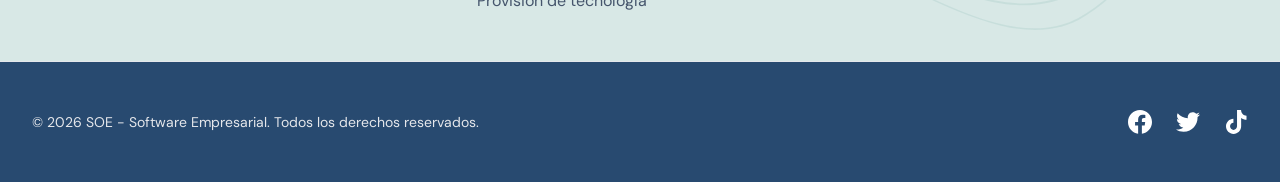
<file: src/systems.html>
<!DOCTYPE html>
<html lang="en" data-theme="light" class="scroll-smooth">

<head>
  <meta charset="UTF-8" />
  <meta name="viewport" content="width=device-width, initial-scale=1.0" />
  <title>SOE</title>

  <!-- favicon  -->
  <link rel="apple-touch-icon" sizes="180x180" href="./images/favicon/apple-touch-icon.png" />
  <link rel="icon" type="image/png" sizes="32x32" href="./images/favicon/favicon-32x32.png" />
  <link rel="icon" type="image/png" sizes="16x16" href="./images/favicon/favicon-16x16.png" />
  <link rel="manifest" href="./images/favicon/site.webmanifest" />

  <!-- google font  -->
  <link rel="preconnect" href="https://fonts.googleapis.com" />
  <link rel="preconnect" href="https://fonts.gstatic.com" crossorigin />
  <link
    href="https://fonts.googleapis.com/css2?family=DM+Sans:ital,opsz,wght@0,9..40,100..1000;1,9..40,100..1000&family=Inter:ital,opsz,wght@0,14..32,100..900;1,14..32,100..900&display=swap"
    rel="stylesheet" />
  <link rel="stylesheet" href="./slick/slick.css">
  <link rel="stylesheet" href="./slick/slick-theme.css">
  <!-- swiper css -->
  <!-- <link rel="stylesheet" href="https://cdn.jsdelivr.net/npm/swiper@11/swiper-bundle.min.css" /> -->
  <!-- custom font start  -->
  <link rel="stylesheet" href="./fonts/web-clash-display/css/clash-display.css" />
  <link rel="stylesheet" href="./css/style.min.css" />
</head>

<body>
  <!-- Preloader -->
  <div id="preloader" class="fixed inset-0 bg-white z-50 flex items-center justify-center">
    <img src="./images/soe-logo.png" alt="soe-logo" />
    <div
      class="w-16 h-16 border-4 border-gray-300 rounded-full spinner border-t-blue-500 absolute left-0 right-0 m-auto">
    </div>
  </div>

  <!-- Header -->
  <header class="bg-white py-2.5 sticky top-0 z-30 lg:shadow-none shadow-xl">
    <!-- desktop nav -->
    <div class="container flex flex-row justify-between gap-5 lg:gap-8 items-center">
      <a href="index.html"><img src="./images/soe-logo.png" alt="gembet" class="xl:w-auto w-[116px]" /></a>

      <div class="md:hidden">
        <button
          class="justify-center text-text-body-primary text-xs font-medium font-Inter leading-none text-center flex flex-col gap-1"
          data-mobile-menu-toggle="">
          <img src="./images/menu.svg" alt="menu" />
        </button>
      </div>
      <!-- Desktop Nav -->
      <nav class="hidden md:flex space-x-4 items-center">
        <ul class="flex flex-row gap-5 lg:gap-8 items-center">
          <li>
            <a href="./development.html"
              class="text-slate-800 text-base lg:text-lg font-medium leading-7 transition-all px-1.5 py-1 hover:text-slate-500 active:text-slate-500 focus:text-slate-500">Desarrollo</a>
          </li>
          <li class="relative dropdown transition-all">
            <button
              class="dropdown-toggle flex justify-center items-center transition-all cursor-pointer text-slate-800 text-base lg:text-lg font-medium leading-7 px-1.5 py-1 gap-1 hover:text-slate-500"
              data-dropdown>
              Sector salud
              <svg xmlns="http://www.w3.org/2000/svg" width="16" height="16" viewBox="0 0 16 16" fill="none"
                class="transition-all">
                <path d="M4 6L8 10L12 6" stroke="#425464" stroke-width="1.75" stroke-linecap="round"
                  stroke-linejoin="round" />
              </svg>
            </button>
            <div
              class="dropdown-menu dropdown-content transition-all right-0 w-[250px] p-3 bg-white rounded-xl shadow-custom absolute">
              <ul class="flex flex-col">
                <li>
                  <a href="./systems.html"
                    class="flex flex-row gap-3 p-3 hover:bg-zinc-200 active:bg-zinc-200 focus:bg-zinc-200 rounded-lg transition-all duration-300 text-slate-800 text-base lg:text-lg font-medium leading-7">
                    Sistemas RIS y PACs
                  </a>
                </li>

                <li>
                  <a href="./partner.html"
                    class="flex flex-row gap-3 p-3 hover:bg-zinc-200 active:bg-zinc-200 focus:bg-zinc-200 rounded-lg transition-all duration-300 text-slate-800 text-base lg:text-lg font-medium leading-7">
                    Growth partner
                  </a>
                </li>
                <li>
                  <a href="./call-center.html"
                    class="flex flex-row gap-3 p-3 hover:bg-zinc-200 active:bg-zinc-200 focus:bg-zinc-200 rounded-lg transition-all duration-300 text-slate-800 text-base lg:text-lg font-medium leading-7">
                    Call center
                  </a>
                </li>
              </ul>
            </div>
          </li>
          <li class="relative dropdown transition-all">
            <button
              class="dropdown-toggle flex justify-center items-center transition-all cursor-pointer text-slate-800 text-base lg:text-lg font-medium leading-7 px-1.5 py-1 gap-1 hover:text-slate-500"
              data-dropdown>
              Sector empresarial
              <svg xmlns="http://www.w3.org/2000/svg" width="16" height="16" viewBox="0 0 16 16" fill="none"
                class="transition-all">
                <path d="M4 6L8 10L12 6" stroke="#425464" stroke-width="1.75" stroke-linecap="round"
                  stroke-linejoin="round" />
              </svg>
            </button>
            <div
              class="dropdown-menu dropdown-content transition-all right-0 w-[250px] p-3 bg-white rounded-xl shadow-custom absolute">
              <ul class="flex flex-col">
                <li>
                  <a href="./hardware.html"
                    class="flex flex-row gap-3 p-3 hover:bg-zinc-200 active:bg-zinc-200 focus:bg-zinc-200 rounded-lg transition-all duration-300 text-slate-800 text-base lg:text-lg font-medium leading-7">
                    Hardware corporativo
                  </a>
                </li>

                <li>
                  <a href="./soluciones.html"
                    class="flex flex-row gap-3 p-3 hover:bg-zinc-200 active:bg-zinc-200 focus:bg-zinc-200 rounded-lg transition-all duration-300 text-slate-800 text-base lg:text-lg font-medium leading-7">
                    Provisión de tecnología 
                  </a>
                </li>
              </ul>
            </div>
          </li>
          <li class="relative dropdown group transition-all">
            <button
              class="dropdown-toggle flex justify-center items-center transition-all cursor-pointer text-white text-base lg:text-lg font-medium leading-7 px-2 lg:px-4 py-1 gap-1 bg-slate-500 rounded-lg linkify"
              data-href="./contactanos.html" data-dropdown>
              Contáctanos
            </button>
            <div
              class="dropdown-menu dropdown-content absolute group-hover:!block transition-all right-0 w-[350px] p-3 bg-white rounded-xl shadow-custom">
              <ul class="flex flex-col">
                <li>
                  <a href="mailto:+52 664 980 03 03"
                    class="flex flex-row gap-3 p-3 hover:bg-zinc-200 active:bg-zinc-200 focus:bg-zinc-200 rounded-lg transition-all duration-300">
                    <span class="">
                      <img src="./images/call.svg" alt="call" />
                    </span>
                    <span class="flex flex-col">
                      <span class="text-slate-800 text-base lg:text-lg font-medium leading-7">Atención telefónica</span>
                      <span class="text-slate-600 text-base lg:text-lg font-normal leading-7">+52 (664) 980 03 03</span>
                    </span>
                  </a>
                </li>

                <li>
                  <a href="https://wa.link/tjyxcl"
                    class="flex flex-row gap-3 p-3 hover:bg-zinc-200 active:bg-zinc-200 focus:bg-zinc-200 rounded-lg transition-all duration-300">
                    <span class="">
                      <img src="./images/whatsapp-dropdown.svg" alt="whatsapp" />
                    </span>
                    <span class="flex flex-col">
                      <span class="text-slate-800 text-base lg:text-lg font-medium leading-7">WhatsApp</span>
                      <span class="text-slate-600 text-base lg:text-lg font-normal leading-7">+52 (664) 980 03 03</span>
                    </span>
                  </a>
                </li>
                <li>
                  <a href="mailto:info@soe.com.mx"
                    class="flex flex-row gap-3 p-3 hover:bg-zinc-200 active:bg-zinc-200 focus:bg-zinc-200 rounded-lg transition-all duration-300">
                    <span class="">
                      <img src="./images/mail-dropdown.svg" alt="mail" />
                    </span>
                    <span class="flex flex-col">
                      <span class="text-slate-800 text-base lg:text-lg font-medium leading-7">Enviar mensaje</span>
                      <span class="text-slate-600 text-base lg:text-lg font-normal leading-7">info@soe.com.mx</span>
                    </span>
                  </a>
                </li>
                <li>
                  <a href=""
                    class="flex flex-row gap-3 p-3 hover:bg-zinc-200 active:bg-zinc-200 focus:bg-zinc-200 rounded-lg transition-all duration-300">
                    <span class="">
                      <img src="./images/location-dropdown.svg" alt="location" />
                    </span>
                    <span class="flex flex-col">
                      <span class="text-slate-800 text-base lg:text-lg font-medium leading-7">Dirección</span>
                      <span class="text-slate-600 text-base lg:text-lg font-normal leading-7">Calle Ejemplo #123,
                        Tijuana, B.C.</span>
                    </span>
                  </a>
                </li>
              </ul>
            </div>
          </li>
        </ul>
      </nav>
    </div>

    <!-- Mobile Offcanvas -->
    <div class="offcanvas fixed inset-0 bg-white bg-opacity-50 h-screen overflow-y-auto z-50 md:hidden" id="mobileMenu">
      <div class="bg-white w-full max-w-full h-full py-4 relative">
        <div class="flex flex-row items-center justify-between px-4">
          <a href="">
            <img src="./images/soe-logo.png" alt="logo" class="w-[120px]" />
          </a>
          <button class="cursor-pointer" data-close-mobile>
            <img src="./images/close.svg" alt="close" />
          </button>
        </div>
        <div class="mt-5 px-4">
          <nav class="flex space-x-4 items-center">
            <ul class="flex flex-col gap-5">
              <li class="flex flex-col justify-start text-start">
                <a href="./development.html"
                  class="text-slate-800 text-base lg:text-lg font-medium leading-7 transition-all px-1.5 py-1 hover:text-slate-500 active:text-slate-500 focus:text-slate-500">Desarrollo</a>
              </li>

              <li class="relative dropdown transition-all flex flex-col justify-start">
                <button
                  class="dropdown-toggle flex justify-start items-center transition-all cursor-pointer text-slate-800 text-base lg:text-lg font-medium leading-7 px-1.5 py-1 gap-1 hover:text-slate-500 active:text-slate-500 focus:text-slate-500"
                  data-dropdown>
                  Sector salud
                  <svg xmlns="http://www.w3.org/2000/svg" width="16" height="16" viewBox="0 0 16 16" fill="none"
                    class="transition-all">
                    <path d="M4 6L8 10L12 6" stroke="#425464" stroke-width="1.75" stroke-linecap="round"
                      stroke-linejoin="round" />
                  </svg>
                </button>
                <div class="dropdown-menu dropdown-content transition-all w-full p-3 rounded-xl">
                  <ul class="flex flex-col">
                    <li>
                      <a href="./systems.html"
                        class="flex flex-row gap-3 p-3 hover:bg-zinc-200 active:bg-zinc-200 focus:bg-zinc-200 rounded-lg transition-all duration-300 text-slate-800 text-base lg:text-lg font-medium leading-7">
                        Sistemas RIS y PACs
                      </a>
                    </li>

                    <li>
                      <a href="./partner.html"
                        class="flex flex-row gap-3 p-3 hover:bg-zinc-200 active:bg-zinc-200 focus:bg-zinc-200 rounded-lg transition-all duration-300 text-slate-800 text-base lg:text-lg font-medium leading-7">
                        Growth partner
                      </a>
                    </li>
                    <li>
                      <a href="./call-center.html"
                        class="flex flex-row gap-3 p-3 hover:bg-zinc-200 active:bg-zinc-200 focus:bg-zinc-200 rounded-lg transition-all duration-300 text-slate-800 text-base lg:text-lg font-medium leading-7">
                        Call center
                      </a>
                    </li>
                  </ul>
                </div>
              </li>
              <li class="relative dropdown transition-all flex flex-col justify-start">
                <button
                  class="dropdown-toggle flex justify-start items-center transition-all cursor-pointer text-slate-800 text-base lg:text-lg font-medium leading-7 px-1.5 py-1 gap-1 hover:text-slate-500 active:text-slate-500 focus:text-slate-500"
                  data-dropdown>
                  Sector empresarial
                  <svg xmlns="http://www.w3.org/2000/svg" width="16" height="16" viewBox="0 0 16 16" fill="none"
                    class="transition-all">
                    <path d="M4 6L8 10L12 6" stroke="#425464" stroke-width="1.75" stroke-linecap="round"
                      stroke-linejoin="round" />
                  </svg>
                </button>
                <div class="dropdown-menu dropdown-content transition-all w-full p-3 bg-white rounded-xl">
                  <ul class="flex flex-col">
                    <li>
                      <a href="./hardware.html"
                        class="flex flex-row gap-3 p-3 hover:bg-zinc-200 active:bg-zinc-200 focus:bg-zinc-200 rounded-lg transition-all duration-300 text-slate-800 text-base lg:text-lg font-medium leading-7">
                        Hardware corporativo
                      </a>
                    </li>

                    <li>
                      <a href="./soluciones.html"
                        class="flex flex-row gap-3 p-3 hover:bg-zinc-200 active:bg-zinc-200 focus:bg-zinc-200 rounded-lg transition-all duration-300 text-slate-800 text-base lg:text-lg font-medium leading-7">
                        Provisión de tecnología 
                      </a>
                    </li>
                  </ul>
                </div>
              </li>
            </ul>
          </nav>
        </div>
        <div class="pt-6">
          <div class="border-b border-[#E7EAEC]"></div>
          <div class="px-4 py-6 flex flex-row justify-around">
            <ul class="space-y-3">
              <li class="flex flex-row gap-1 items-center">
                <img src="./images/list-menu.svg" alt="recursos" />
                <h4 class="text-basic-black text-base font-DMSans font-medium">
                  Recursos
                </h4>
              </li>
              <li>
                <a href="#" class="text-basic-black text-sm font-DMSans font-normal">Casos de éxito</a>
              </li>
              <li>
                <a href="#" class="text-basic-black text-sm font-DMSans font-normal">FAQ</a>
              </li>
              <li>
                <a href="#" class="text-basic-black text-sm font-DMSans font-normal">Únete a SOE</a>
              </li>
            </ul>
            <ul class="space-y-3">
              <li class="flex flex-row gap-1 items-center">
                <img src="./images/shield-menu.svg" alt="recursos" />
                <h4 class="text-basic-black text-base font-DMSans font-medium">
                  Aviso legal
                </h4>
              </li>
              <li>
                <a href="#" class="text-basic-black text-sm font-DMSans font-normal">Aviso de privacidad</a>
              </li>
              <li>
                <a href="#" class="text-basic-black text-sm font-DMSans font-normal">FAQ</a>
              </li>
              <li>
                <a href="#" class="text-basic-black text-sm font-DMSans font-normal">Términos y condiciones</a>
              </li>
            </ul>
          </div>
          <div class="px-4">
            <a href="./contactanos.html"
              class="flex justify-center items-center transition-all cursor-pointer text-white text-base lg:text-lg font-medium leading-7 px-2 lg:px-4 py-[10px] gap-1 bg-slate-500 rounded-lg">
              Contáctanos
            </a>
            <div class="pt-6">
              <ul class="flex flex-col">
                <li>
                  <a href="mailto:+52 664 980 03 03"
                    class="flex flex-row gap-3 p-3 hover:bg-zinc-200 active:bg-zinc-200 focus:bg-zinc-200 rounded-lg transition-all duration-300">
                    <span class="mt-1">
                      <img src="./images/call.svg" alt="call" />
                    </span>
                    <span class="flex flex-col">
                      <span class="text-slate-800 text-base lg:text-lg font-medium leading-7">Atención telefónica</span>
                      <span class="text-slate-600 text-base lg:text-lg font-normal leading-7">+52 (664) 980 03 03</span>
                    </span>
                  </a>
                </li>

                <li>
                  <a href="https://wa.link/tjyxcl"
                    class="flex flex-row gap-3 p-3 hover:bg-zinc-200 active:bg-zinc-200 focus:bg-zinc-200 rounded-lg transition-all duration-300">
                    <span class="mt-1">
                      <img src="./images/whatsapp-dropdown.svg" alt="whatsapp" />
                    </span>
                    <span class="flex flex-col">
                      <span class="text-slate-800 text-base lg:text-lg font-medium leading-7">WhatsApp</span>
                      <span class="text-slate-600 text-base lg:text-lg font-normal leading-7">+52 (664) 980 03 03</span>
                    </span>
                  </a>
                </li>
                <li>
                  <a href="mailto:info@soe.com.mx"
                    class="flex flex-row gap-3 p-3 hover:bg-zinc-200 active:bg-zinc-200 focus:bg-zinc-200 rounded-lg transition-all duration-300">
                    <span class="mt-1">
                      <img src="./images/mail-dropdown.svg" alt="mail" />
                    </span>
                    <span class="flex flex-col">
                      <span class="text-slate-800 text-base lg:text-lg font-medium leading-7">Enviar mensaje</span>
                      <span class="text-slate-600 text-base lg:text-lg font-normal leading-7">info@soe.com.mx</span>
                    </span>
                  </a>
                </li>
                <li>
                  <a href=""
                    class="flex flex-row gap-3 p-3 hover:bg-zinc-200 active:bg-zinc-200 focus:bg-zinc-200 rounded-lg transition-all duration-300">
                    <span class="mt-1">
                      <img src="./images/location-dropdown.svg" alt="location" />
                    </span>
                    <span class="flex flex-col">
                      <span class="text-slate-800 text-base lg:text-lg font-medium leading-7">Dirección</span>
                      <span class="text-slate-600 text-base lg:text-lg font-normal leading-7">Calle Ejemplo #123,
                        Tijuana, B.C.</span>
                    </span>
                  </a>
                </li>
              </ul>
            </div>
          </div>
        </div>
      </div>
    </div>
  </header>

  <main>
    <!-- tectnologia start -->
    <section class="tecnologia px-3">
      <div class="py-12 md:pt-15 md:pb-0  lg:py-24 tecnologia-bg rounded-xl">
        <!-- desktop -->
        <div class="relative w-full hidden lg:block">
          <!-- Slider wrapper with only left container spacing -->
          <div class="overflow-x-auto pl-4 sm:pl-8 xl:pl-16 2xl:pl-[calc((100vw-1216px)/2)]">
            <div class="grid lg:grid-cols-12 grid-cols-1 items-center lg:gap-4 overflow-x-hidden">
              <div class="flex flex-col items-center lg:items-start gap-9 lg:col-span-4">
                <h1
                  class="text-slate-500 text-[46px] md:text-7xl xl:text-[84px] font-medium font-ClashDisplay leading-[54px] md:leading-[84px] xl:leading-[92px] lg:w-[665px] max-w-full text-center lg:text-left">
                  Sistemas RIS y PACs
                </h1>
                <div class="flex flex-col gap-6 lg:w-[435px] max-w-full">
                  <p class="text-slate-600 text-lg font-normal leading-7 text-center lg:text-start">
                    Optimiza la gestión de estudios radiológicos con un
                    sistema integrado y eficiente.
                  </p>

                  <a href="#"
                    class="w-full max-w-[403px] min-h-16 max-h-16 p-4 bg-slate-500 border border-slate-500 hover:bg-transparent hover:text-slate-500 active:text-slate-500 focus:text-slate-500 rounded-lg inline-flex flex-col justify-center items-center gap-3.5 text-center text-white text-lg font-medium leading-7 self-center lg:self-start focus:bg-white focus:shadow transition-colors duration-300">
                    Conoce más
                  </a>
                </div>
              </div>
              <div class="lg:col-span-8 text-right mx-auto lg:mx-0 lg:pl-30 xl:pl-0 lg:pr-[180px]">
                <img src="./images/systems-banners.png" alt="systems-banners"
                  class="lg:ml-auto min-w-[850px] max-w-full" />
              </div>
            </div>
          </div>
        </div>
        <!-- tab mobile -->
        <div class="lg:hidden w-full space-y-[50px]">
          <div class="container md:!p-0">
            <div class="flex flex-col items-center gap-9">
              <h2
                class="text-slate-500 text-[46px] md:text-7xl lg:text-[84px] font-medium font-ClashDisplay leading-[54px] md:leading-[84px] lg:leading-[92px] lg:w-[665px] max-w-full text-center">
                Sistemas RIS y PACs
              </h2>
              <div class="flex flex-col gap-6 w-full">
                <p
                  class="text-slate-600 text-lg font-normal leading-7 text-center w-full lg:max-w-full max-w-[435px] lg:mx-0 mx-auto">
                  Optimiza la gestión de estudios radiológicos con un sistema
                  integrado y eficiente.
                </p>

                <a href="#"
                  class="w-full max-w-[403px] min-h-16 max-h-16 p-4 bg-slate-500 border border-slate-500 hover:bg-transparent hover:text-slate-500 active:text-slate-500 focus:text-slate-500 rounded-lg inline-flex flex-col justify-center items-center gap-3.5 text-center text-white text-base md:text-lg font-medium leading-7 self-center focus:bg-white focus:shadow transition-colors duration-300">
                  Conoce más
                </a>
              </div>
            </div>
          </div>
          <div class="relative w-full -right-3">
            <!-- Slider wrapper with only left container spacing -->
            <div class="overflow-x-auto pl-4 sm:pl-8 xl:pl-16 2xl:pl-[calc((100vw-1216px)/2)]">
              <div class="w-full h-full z-10 pointer-events-none">
                <img src="./images/sys-banner-tab.png" alt="systems-banners" class="w-full hidden md:block" />
                <img src="./images/sys-banner-phone.png" alt="systems-banners" class="w-full md:hidden" />
              </div>
            </div>
          </div>
        </div>
      </div>
    </section>
    <!-- tecnologia end -->

    <section class="py-12 md:py-15 lg:py-24">
      <div class="container grid grid-cols-1 lg:grid-cols-8 gap-3 md:min-h-[590px] lg:min-h-[674px]">
        <!-- 1st -->
        <div
          class="relative col-span-1 lg:col-span-5 h-full w-full rounded-xl px-3 py-6 md:p-6 text-white bg-light-green overflow-hidden gap-6 flex flex-col lg:flex-row justify-between items-start">
          <div class="gap-6 flex flex-row justify-between items-start">
            <div class="space-y-6 z-1">
              <h4
                class="text-xl md:text-[22px] lg:text-2xl font-medium leading-[24px] md:leading-[30px] lg:leading-[36px] text-basic-black font-ClashDisplay">
                ¿Qué ofrece el sistema RIS?
              </h4>
              <ul
                class="space-y-1 lg:space-y-2 font-normal text-sm md:text-base text-gray-dark list-disc list-inside lg:m-0 md:-mr-5">
                <li class="flex items-start gap-2">
                  <span class="min-h-[5px] min-w-[5px] inline-block rounded-full bg-gray-dark mt-2"></span>
                  Más de 20 módulos configurables para cada área de su
                  gabinete
                </li>
                <li class="flex items-start gap-2">
                  <span class="min-h-[5px] min-w-[5px] inline-block rounded-full bg-gray-dark mt-2"></span>
                  Gestión integral de la agenda, para un flujo constante de
                  pacientes
                </li>
                <li class="flex items-start gap-2">
                  <span class="min-h-[5px] min-w-[5px] inline-block rounded-full bg-gray-dark mt-2"></span>
                  Más de 50 reportes especializados sobre productividad,
                  ingresos y rendimiento
                </li>
                <li class="flex items-start gap-2">
                  <span class="min-h-[5px] min-w-[5px] inline-block rounded-full bg-gray-dark mt-2"></span>
                  Integración total con PACS y Worklist
                </li>
              </ul>
            </div>

            <div class="z-1">
              <a href="#"
                class="w-12 h-12 flex items-center justify-center rounded-full text-accent-secondary bg-basic-white group ring-2 ring-basic-white hover:bg-transparent hover:ring-accent-secondary transition duration-300 ease-in-out">
                <svg xmlns="http://www.w3.org/2000/svg" width="24" height="24" viewBox="0 0 24 24" fill="none"
                  class="w-6 h-6 stroke-accent-secondary group-hover:stroke-accent-secondary transition">
                  <path d="M7 17L17 7M17 7H7M17 7V17" stroke-width="2" stroke-linecap="round" stroke-linejoin="round" />
                </svg>
              </a>
            </div>
          </div>
          <!-- img -->
          <div class="inline-block lg:hidden w-full z-1 -mb-6 ml-6">
            <img src="./images/que-1.png" alt="" class="w-full h-auto" />
          </div>
          <!-- img -->
          <div class="hidden lg:inline-block absolute bottom-0 right-0 w-[95%] z-1">
            <img src="./images/que-1.png" alt="" class="w-full h-auto" />
          </div>

          <!-- Optional background overlay -->
          <div class="absolute top-0 right-0 w-[45%] pointer-events-none z-0">
            <img src="./images/wireframe-dev-1.png" alt="" class="w-full h-auto" />
          </div>
        </div>
        <!-- 2nd -->
        <div
          class="relative col-span-1 lg:col-span-3 h-full w-full rounded-xl px-3 py-6 md:p-6 text-white bg-light-green overflow-hidden flex flex-col items-end justify-end">
          <!-- img -->
          <div class="inline-block lg:hidden w-full md:w-[75%] z-1 -mt-6 -mr-6">
            <img src="./images/que-2.png" alt="" class="w-full h-auto" />
          </div>
          <div class="gap-6 flex flex-row justify-between items-start">
            <div class="space-y-6 z-1 ">
              <h4
                class="text-xl md:text-[22px] lg:text-2xl font-medium leading-[24px] md:leading-[30px] lg:leading-[36px] text-basic-black font-ClashDisplay">
                ¿Qué ofrece el sistema PACs?
              </h4>
              <ul
                class="space-y-1 lg:space-y-2 font-normal text-sm md:text-base text-gray-dark list-disc list-inside sm:-mr-[35px] -mr-[60px]">
                <li class="flex items-start gap-2">
                  <span class="min-h-[5px] min-w-[5px] inline-block rounded-full bg-gray-dark mt-2"></span>
                  Almacenamiento escalable, con una capacidad inicial que se
                  ajusta a tus necesidades, y escalable según el crecimiento
                  de tu clínica, desde 5 hasta 30 mil estudios mensuales
                </li>
                <li class="flex items-start gap-2">
                  <span class="min-h-[5px] min-w-[5px] inline-block rounded-full bg-gray-dark mt-2"></span>
                  Distribución eficiente de imágenes directamente al radiólogo
                  interno ó externo de forma rápida y segura
                </li>
                <li class="flex items-start gap-2">
                  <span class="min-h-[5px] min-w-[5px] inline-block rounded-full bg-gray-dark mt-2"></span>
                  Hardware CTO con especificaciones robustas directamente de
                  HP, DELL
                </li>
              </ul>
            </div>

            <div class="z-1">
              <a href="#"
                class="w-12 h-12 flex items-center justify-center rounded-full text-accent-secondary bg-basic-white group ring-2 ring-basic-white hover:bg-transparent hover:ring-accent-secondary transition duration-300 ease-in-out">
                <svg xmlns="http://www.w3.org/2000/svg" width="24" height="24" viewBox="0 0 24 24" fill="none"
                  class="w-6 h-6 stroke-accent-secondary group-hover:stroke-accent-secondary transition">
                  <path d="M7 17L17 7M17 7H7M17 7V17" stroke-width="2" stroke-linecap="round" stroke-linejoin="round" />
                </svg>
              </a>
            </div>
          </div>
          <!-- img -->
          <div class="hidden lg:inline-block absolute top-0 right-0 w-[85%] z-1">
            <img src="./images/que-2.png" alt="" class="w-full h-auto" />
          </div>

          <!-- Optional background overlay -->
          <div class="absolute botton-0 left-0 w-[70%] pointer-events-none z-0">
            <img src="./images/wireframe-dev-2.png" alt="" class="w-full h-auto" />
          </div>
        </div>
      </div>
    </section>
    <section class="py-12 md:py-15 lg:py-24">
      <div class="container space-y-9 md:space-y-16">
        <!-- text -->
        <div class="grid grid-cols-1 lg:grid-cols-2 gap-6 items-end lg:max-w-full max-w-[570px]">
          <h2
            class="text-basic-black text-[34px] md:text-4xl xl:text-5xl font-medium font-ClashDisplay leading-[46px] md:leading-[48px] xl:leading-[60px]">
            ¿Por qué elegir nuestro sistema RIS y PACs?
          </h2>
          <p class="text-gray-dark text-base md:text-lg font-normal md:leading-7 w-full lg:max-w-auto">
            Nuestros sistemas no solo gestionan tu gabinete de manera
            eficiente, sino que también fomentan la innovación y el
            crecimiento, mejorando la experiencia del paciente y optimizando
            los recursos.
          </p>
        </div>
        <!-- cards -->
        <div>
          <div class="grid grid-cols-1 md:grid-cols-2 lg:grid-cols-2 gap-6">
            <!-- card 1 -->
            <div
              class="flex flex-col justify-between flex-grow gap-6 bg-gray-light p-6 rounded-xl min-h-[300px] md:min-h-[350px] lg:min-h-[309px]">
              <h3
                class="text-basic-black text-2xl md:text-[28px] xl:text-4xl leading-8 md:leading-9 xl:leading-12 font-medium font-ClashDisplay">
                Mejora la eficiencia operativa
              </h3>
              <p
                class="text-basic-black font-normal text-base leading-6 md:text-lg md:leading-7 sm:max-w-full max-w-[290px]">
                Automatiza el flujo de trabajo y distribución de imágenes
                médicas de manera digital.
              </p>
            </div>
            <!-- card 2 -->
            <div
              class="flex flex-col justify-between flex-grow gap-6 bg-gray-light p-6 rounded-xl min-h-[300px] md:min-h-[350px] lg:min-h-[309px]">
              <h3
                class="text-basic-black text-2xl md:text-[28px] xl:text-4xl leading-8 md:leading-9 xl:leading-12 font-medium font-ClashDisplay">
                Reducción de costos operativos
              </h3>
              <p
                class="text-basic-black font-normal text-base leading-6 md:text-lg md:leading-7 sm:max-w-full max-w-[290px]">
                Reduce el riesgo de errores humanos, lo que puede resultar en
                menores costos por correcciones o repeticiones de estudios, y
                elimina los costos asociados con el almacenamiento físico de
                imágenes.
              </p>
            </div>
            <!-- card 3 -->
            <div
              class="flex flex-col justify-between flex-grow gap-6 bg-gray-light p-6 rounded-xl min-h-[300px] md:min-h-[350px] lg:min-h-[309px]">
              <h3
                class="text-basic-black text-2xl md:text-[28px] xl:text-4xl leading-8 md:leading-9 xl:leading-12 font-medium font-ClashDisplay">
                Incremento de la capacidad de trabajo
              </h3>
              <p
                class="text-basic-black font-normal text-base leading-6 md:text-lg md:leading-7 sm:max-w-full max-w-[290px]">
                permite gestionar un mayor volumen de pacientes y estudios,
                optimizando el tiempo y los recursos.
              </p>
            </div>
            <!-- card 4 -->
            <div
              class="flex flex-col justify-between flex-grow gap-6 bg-gray-light p-6 rounded-xl min-h-[300px] md:min-h-[350px] lg:min-h-[309px]">
              <h3
                class="text-basic-black text-2xl md:text-[28px] xl:text-4xl leading-8 md:leading-9 xl:leading-12 font-medium font-ClashDisplay">
                Mejor experiencia del paciente
              </h3>
              <p
                class="text-basic-black font-normal text-base leading-6 md:text-lg md:leading-7 sm:max-w-full max-w-[290px]">
                Los pacientes experimentan menor tiempo de espera y tienen
                acceso remoto a las imágenes y resultados, lo que aumenta la
                satisfacción con tus servicios.
              </p>
            </div>
          </div>
        </div>
      </div>
    </section>
    <!-- solutions start -->
    <section class="solutions bg-accent-secondary pt-12 md:pt-15">
      <div class="container flex flex-col lg:flex-row items-center justify-between gap-3 lg:gap-16">
        <div class="w-full lg:max-w-[660px] md:max-w-[570px] space-y-6 text-center lg:text-start">
          <h4
            class="text-[34px] md:text-4xl xl:text-5xl font-medium leading-11.5 md:leading-12 xl:leading-15 text-basic-white font-ClashDisplay">
            Optimiza la operación de tu gabinete o clínica
          </h4>
          <p class="font-normal text-sm md:text-base text-basic-white leading-5 md:leading-6 w-full">
            Desde la recepción hasta la entrega de resultados. Pregunta cómo.
          </p>
          <div>
            <a href="contactanos.html"
              class="px-16 py-3 bg-basic-white hover:bg-accent-secondary text-accent-secondary hover:text-basic-white text-lg font-medium rounded-lg inline-flex items-center justify-center transition duration-300 border border-basic-white sm:w-auto w-full">
              Contáctanos</a>
          </div>
        </div>
        <div class="w-full">
          <img src="./images/cta-phone-2.png" alt="phone top"
            class="w-[90%] lg:w-full mx-auto lg:mx-0 hidden md:block" />
          <img src="./images/cta-phone-phone.png" alt="phone top" class="w-full mx-auto block md:hidden pt-6" />
        </div>
      </div>
    </section>
    <!-- solutions end -->
    <!-- frecuentes preguntas start -->
    <section class="frecuentes py-12 md:py-15 lg:py-24">
      <!-- Optional container just for heading/alignment (not wrapping the slider) -->
      <div class="container flex flex-col md:flex-row items-start justify-between mb-8 gap-6">
        <div class="flex flex-col lg:flex-row justify-between items-start lg:items-start gap-6 w-full">
          <h2
            class="text-basic-black text-[34px] md:text-4xl xl:text-5xl font-medium font-ClashDisplay leading-[46px] md:leading-[48px] xl:leading-[60px]">
            Preguntas frecuentes
          </h2>

          <!-- doc -->
          <div class="flex flex-col items-start gap-6">
            <p class="text-gray-dark text-base md:text-lg font-normal md:leading-7 w-full lg:max-w-[492px]">
              Encuentra respuestas claras sobre nuestros servicios, procesos y
              tecnologías. Si no ves lo que buscas, contáctanos y te
              ayudaremos con gusto.
            </p>
            <!-- 👇 Custom Pagination Dots -->
            <div class="flex md:hidden lg:flex justify-start gap-4 items-center mb-6">
              <button
                class="fPrev cursor-pointer group w-12 h-12 rounded-full border border-gray-medium flex items-center justify-center hover:bg-[#13547A] transition">
                <svg xmlns="http://www.w3.org/2000/svg" viewBox="0 0 24 24" fill="none"
                  class="w-6 h-6 stroke-[#284A70] group-hover:stroke-basic-white transition">
                  <path d="M20 12H4M4 12L10 18M4 12L10 6" stroke-width="2" stroke-linecap="round"
                    stroke-linejoin="round" />
                </svg>
              </button>

              <button
                class="fNext cursor-pointer group w-12 h-12 rounded-full border border-gray-medium flex items-center justify-center hover:bg-accent-primary transition">
                <svg xmlns="http://www.w3.org/2000/svg" viewBox="0 0 24 24" fill="none"
                  class="w-6 h-6 stroke-[#284A70] group-hover:stroke-basic-white transition">
                  <path d="M4 12H20M20 12L14 6M20 12L14 18" stroke-width="2" stroke-linecap="round"
                    stroke-linejoin="round" />
                </svg>
              </button>
            </div>
          </div>
        </div>
        <!-- 👇 Custom Pagination Dots -->
        <div class="hidden md:flex lg:hidden justify-start gap-4 items-center">
          <button
            class="frecuentes-prev cursor-pointer group w-12 h-12 rounded-full border border-gray-medium flex items-center justify-center hover:bg-[#13547A] transition">
            <svg xmlns="http://www.w3.org/2000/svg" viewBox="0 0 24 24" fill="none"
              class="w-6 h-6 stroke-[#284A70] group-hover:stroke-basic-white transition">
              <path d="M20 12H4M4 12L10 18M4 12L10 6" stroke-width="2" stroke-linecap="round" stroke-linejoin="round" />
            </svg>
          </button>

          <button
            class="frecuentes-next cursor-pointer group w-12 h-12 rounded-full border border-gray-medium flex items-center justify-center hover:bg-accent-primary transition">
            <svg xmlns="http://www.w3.org/2000/svg" viewBox="0 0 24 24" fill="none"
              class="w-6 h-6 stroke-[#284A70] group-hover:stroke-basic-white transition">
              <path d="M4 12H20M20 12L14 6M20 12L14 18" stroke-width="2" stroke-linecap="round"
                stroke-linejoin="round" />
            </svg>
          </button>
        </div>
      </div>
      <div class="relative w-full">
        <!-- Slider wrapper with only left container spacing -->
        <div class="overflow-x-auto pl-4 sm:pl-8 xl:pl-16 2xl:pl-[calc((100vw-1216px)/2)]">
          <!-- Swiper Container -->
          <div class="swiper frecuentesSwiper">
            <div class="frecuentes-wrapper overflow-x-visible">
              <!-- Slide 1 -->
              <div class="slick-slide">
                <div
                  class="relative w-full flex flex-col justify-end items-start rounded-xl p-6 bg-gray-light hover:bg-accent-primary text-white overflow-hidden group/slider groupItemNew h-[520px] md:h-[686px]">
                  <!-- main -->
                  <div class="inline-block group-hover/slider:hidden transition-opacity duration-400 item1">
                    <h4
                      class="text-2xl md:text-[28px] xl:text-4xl leading-8 md:leading-9 font-medium max-w-[372px] text-basic-black font-ClashDisplay">
                      ¿Cómo saber qué solución es la adecuada para mi
                      organización?
                    </h4>
                    <div class="absolute top-6 right-6">
                      <img src="./images/arrow-up-right.svg" alt="arrow-up-right" class="w-6 h-8 md:w-12 md:h-12" />
                    </div>
                  </div>
                  <!-- hover -->
                  <div class="hidden group-hover/slider:inline-block transition-opacity duration-400 item2">
                    <div class="absolute top-6 right-6">
                      <img src="./images/arrow-down-left.svg" alt="arrow-up-left" class="w-6 h-8 md:w-12 md:h-12" />
                    </div>
                    <h4
                      class="text-2xl md:text-[28px] xl:text-4xl leading-8 md:leading-9 font-medium max-w-[372px] text-white font-ClashDisplay sm:block hidden">
                      ¿Cómo saber qué solución es la adecuada para mi
                      organización?
                    </h4>
                    <p class="font-normal text-sm md:text-base text-basic-white leading-5 md:leading-6 pt-6">
                      Antes de comenzar cualquier proyecto, analizamos tus
                      necesidades específicas mediante una consultoría inicial
                      gratuita. Evaluamos el sector en el que operas, tus
                      objetivos, y el estado actual de tu infraestructura o
                      procesos. Con base en ese diagnóstico, te proponemos una
                      solución personalizada que se alinee con tus metas, ya
                      sea en tecnología médica, empresarial o desarrollo de
                      software. Nuestro enfoque es ofrecer solo lo que
                      realmente necesitas, sin soluciones genéricas.
                    </p>
                  </div>
                </div>
              </div>
              <!-- Slide 2 -->
              <div class="slick-slide">
                <div
                  class="relative w-full flex flex-col justify-end items-start rounded-xl p-6 bg-gray-light hover:bg-accent-primary text-white overflow-hidden group/slider groupItemNew h-[520px] md:h-[686px]">
                  <!-- main -->
                  <div class="inline-block group-hover/slider:hidden transition-opacity duration-400 item1">
                    <h4
                      class="text-2xl md:text-[28px] xl:text-4xl leading-8 md:leading-9 font-medium max-w-[372px] text-basic-black font-ClashDisplay">
                      ¿Cuál es el proceso para iniciar un proyecto con
                      ustedes?
                    </h4>
                    <div class="absolute top-6 right-6">
                      <img src="./images/arrow-up-right.svg" alt="arrow-up-right" class="w-6 h-8 md:w-12 md:h-12" />
                    </div>
                  </div>
                  <!-- hover -->
                  <div class="hidden group-hover/slider:inline-block transition-opacity duration-400 item2">
                    <div class="absolute top-6 right-6">
                      <img src="./images/arrow-down-left.svg" alt="arrow-up-left" class="w-6 h-8 md:w-12 md:h-12" />
                    </div>
                    <h4
                      class="text-2xl md:text-[28px] xl:text-4xl leading-8 md:leading-9 font-medium max-w-[372px] text-white font-ClashDisplay sm:block hidden">
                      ¿Cuál es el proceso para iniciar un proyecto con
                      ustedes?
                    </h4>
                    <p class="font-normal text-sm md:text-base text-basic-white leading-5 md:leading-6 pt-6">
                      Antes de comenzar cualquier proyecto, analizamos tus
                      necesidades específicas mediante una consultoría inicial
                      gratuita. Evaluamos el sector en el que operas, tus
                      objetivos, y el estado actual de tu infraestructura o
                      procesos. Con base en ese diagnóstico, te proponemos una
                      solución personalizada que se alinee con tus metas, ya
                      sea en tecnología médica, empresarial o desarrollo de
                      software. Nuestro enfoque es ofrecer solo lo que
                      realmente necesitas, sin soluciones genéricas.
                    </p>
                  </div>
                </div>
              </div>
              <!-- Slide 3 -->
              <div class="slick-slide">
                <div
                  class="relative w-full flex flex-col justify-end items-start rounded-xl p-6 bg-gray-light hover:bg-accent-primary text-white overflow-hidden group/slider groupItemNew h-[520px] md:h-[686px]">
                  <!-- main -->
                  <div class="inline-block group-hover/slider:hidden transition-opacity duration-400 item1">
                    <h4
                      class="text-2xl md:text-[28px] xl:text-4xl leading-8 md:leading-9 font-medium max-w-[372px] text-basic-black font-ClashDisplay">
                      ¿Qué tipo de soporte ofrecen durante y después del
                      proyecto?
                    </h4>
                    <div class="absolute top-6 right-6">
                      <img src="./images/arrow-up-right.svg" alt="arrow-up-right" class="w-6 h-8 md:w-12 md:h-12" />
                    </div>
                  </div>
                  <!-- hover -->
                  <div class="hidden group-hover/slider:inline-block transition-opacity duration-400 item2">
                    <div class="absolute top-6 right-6">
                      <img src="./images/arrow-down-left.svg" alt="arrow-up-left" class="w-6 h-8 md:w-12 md:h-12" />
                    </div>
                    <h4
                      class="text-2xl md:text-[28px] xl:text-4xl leading-8 md:leading-9 font-medium max-w-[372px] text-white font-ClashDisplay sm:block hidden">
                      ¿Qué tipo de soporte ofrecen durante y después del
                      proyecto?
                    </h4>
                    <p class="font-normal text-sm md:text-base text-basic-white leading-5 md:leading-6 pt-6">
                      Antes de comenzar cualquier proyecto, analizamos tus
                      necesidades específicas mediante una consultoría inicial
                      gratuita. Evaluamos el sector en el que operas, tus
                      objetivos, y el estado actual de tu infraestructura o
                      procesos. Con base en ese diagnóstico, te proponemos una
                      solución personalizada que se alinee con tus metas, ya
                      sea en tecnología médica, empresarial o desarrollo de
                      software. Nuestro enfoque es ofrecer solo lo que
                      realmente necesitas, sin soluciones genéricas.
                    </p>
                  </div>
                </div>
              </div>
              <!-- Slide 4 -->
              <div class="slick-slide">
                <div
                  class="relative w-full flex flex-col justify-end items-start rounded-xl p-6 bg-gray-light hover:bg-accent-primary text-white overflow-hidden group/slider groupItemNew h-[520px] md:h-[686px]">
                  <!-- main -->
                  <div class="inline-block group-hover/slider:hidden transition-opacity duration-400 item1">
                    <h4
                      class="text-2xl md:text-[28px] xl:text-4xl leading-8 md:leading-9 font-medium max-w-[372px] text-basic-black font-ClashDisplay">
                      ¿Hay costos adicionales por soporte o mantenimiento?
                    </h4>
                    <div class="absolute top-6 right-6">
                      <img src="./images/arrow-up-right.svg" alt="arrow-up-right" class="w-6 h-8 md:w-12 md:h-12" />
                    </div>
                  </div>
                  <!-- hover -->
                  <div class="hidden group-hover/slider:inline-block transition-opacity duration-400 item2">
                    <div class="absolute top-6 right-6">
                      <img src="./images/arrow-down-left.svg" alt="arrow-up-left" class="w-6 h-8 md:w-12 md:h-12" />
                    </div>
                    <h4
                      class="text-2xl md:text-[28px] xl:text-4xl leading-8 md:leading-9 font-medium max-w-[372px] text-white font-ClashDisplay sm:block hidden">
                      ¿Hay costos adicionales por soporte o mantenimiento?
                    </h4>
                    <p class="font-normal text-sm md:text-base text-basic-white leading-5 md:leading-6 pt-6">
                      Antes de comenzar cualquier proyecto, analizamos tus
                      necesidades específicas mediante una consultoría inicial
                      gratuita. Evaluamos el sector en el que operas, tus
                      objetivos, y el estado actual de tu infraestructura o
                      procesos. Con base en ese diagnóstico, te proponemos una
                      solución personalizada que se alinee con tus metas, ya
                      sea en tecnología médica, empresarial o desarrollo de
                      software. Nuestro enfoque es ofrecer solo lo que
                      realmente necesitas, sin soluciones genéricas.
                    </p>
                  </div>
                </div>
              </div>
              <!-- Slide 5 -->
              <div class="slick-slide">
                <div
                  class="relative w-full flex flex-col justify-end items-start rounded-xl p-6 bg-gray-light hover:bg-accent-primary text-white overflow-hidden group/slider groupItemNew h-[520px] md:h-[686px]">
                  <!-- main -->
                  <div class="inline-block group-hover/slider:hidden transition-opacity duration-400 item1">
                    <h4
                      class="text-2xl md:text-[28px] xl:text-4xl leading-8 md:leading-9 font-medium max-w-[372px] text-basic-black font-ClashDisplay">
                      ¿Cómo saber qué solución es la adecuada para mi
                      organización?
                    </h4>
                    <div class="absolute top-6 right-6">
                      <img src="./images/arrow-up-right.svg" alt="arrow-up-right" class="w-6 h-8 md:w-12 md:h-12" />
                    </div>
                  </div>
                  <!-- hover -->
                  <div class="hidden group-hover/slider:inline-block transition-opacity duration-400 item2">
                    <div class="absolute top-6 right-6">
                      <img src="./images/arrow-down-left.svg" alt="arrow-up-left" class="w-6 h-8 md:w-12 md:h-12" />
                    </div>
                    <h4
                      class="text-2xl md:text-[28px] xl:text-4xl leading-8 md:leading-9 font-medium max-w-[372px] text-white font-ClashDisplay sm:block hidden">
                      ¿Cómo saber qué solución es la adecuada para mi
                      organización?
                    </h4>
                    <p class="font-normal text-sm md:text-base text-basic-white leading-5 md:leading-6 pt-6">
                      Antes de comenzar cualquier proyecto, analizamos tus
                      necesidades específicas mediante una consultoría inicial
                      gratuita. Evaluamos el sector en el que operas, tus
                      objetivos, y el estado actual de tu infraestructura o
                      procesos. Con base en ese diagnóstico, te proponemos una
                      solución personalizada que se alinee con tus metas, ya
                      sea en tecnología médica, empresarial o desarrollo de
                      software. Nuestro enfoque es ofrecer solo lo que
                      realmente necesitas, sin soluciones genéricas.
                    </p>
                  </div>
                </div>
              </div>
            </div>
          </div>
        </div>
      </div>
    </section>
    <!-- frecuentes preguntas end -->
  </main>

  <footer class="bg-zinc-200 bg-[url('../images/shape-footer.svg')] bg-no-repeat bg-right-top">
    <div
      class="container pt-[60px] md:pt-24 pb-12 grid lg:grid-cols-12 sm:grid-cols-3 grid-cols-2 lg:gap-6 gap-y-12 gap-x-3">
      <!-- single item start  -->
      <div class="xl:col-span-4 sm:col-span-3 col-span-2 flex flex-col gap-9">
        <div>
          <a href="">
            <img src="./images/soe-logo.png" alt="soe-logo" />
          </a>
        </div>
        <ul class="flex flex-col gap-4">
          <li>
            <a href="mailto:info@soe.com.mx"
              class="flex flex-row items-center gap-1.5 text-slate-800 text-base font-normal leading-normal hover:text-slate-500 active:text-slate-500 focus:text-slate-500 transition-colors duration-300">
              <span>
                <img src="images/mail.svg" alt="mail" />
              </span>
              <span> info@soe.com.mx</span>
            </a>
          </li>

          <li>
            <a href=""
              class="flex flex-row items-center gap-1.5 text-slate-800 text-base font-normal leading-normal hover:text-slate-500 active:text-slate-500 focus:text-slate-500 transition-colors duration-300">
              <span>
                <img src="images/location.svg" alt="location" />
              </span>
              <span> Calle Ejemplo #123, Tijuana, B.C.</span>
            </a>
          </li>
          <li>
            <a href="tel:+52 664 980 03 03"
              class="flex flex-row items-center gap-1.5 text-slate-800 text-base font-normal leading-normal hover:text-slate-500 active:text-slate-500 focus:text-slate-500 transition-colors duration-300">
              <span>
                <img src="images/phone.svg" alt="phone" />
              </span>
              <span> +52 (664) 980 03 03</span>
            </a>
          </li>
        </ul>
      </div>
      <!-- single item end -->

      <!-- Enlaces rápidos -->
      <div class="lg:col-span-3 col-span-1">
        <h4 class="flex items-center gap-2 text-slate-800 text-lg font-semibold font-Inter leading-normal">
          <img src="./images/link.svg" alt="link" />
          Enlaces rápidos
        </h4>
        <ul class="mt-4 space-y-2 pl-8">
          <li>
            <a href="#"
              class="text-slate-600 text-base hover:text-slate-500 active:text-slate-500 focus:text-slate-500 transition-colors duration-300">Desarrollo</a>
          </li>
          <li>
            <a href="#"
              class="text-slate-600 text-base hover:text-slate-500 active:text-slate-500 focus:text-slate-500 transition-colors duration-300">Sistemas
              RIS y PACs</a>
          </li>
          <li>
            <a href="#"
              class="text-slate-600 text-base hover:text-slate-500 active:text-slate-500 focus:text-slate-500 transition-colors duration-300">Growth
              partner</a>
          </li>
          <li>
            <a href="#"
              class="text-slate-600 text-base hover:text-slate-500 active:text-slate-500 focus:text-slate-500 transition-colors duration-300">Call
              center</a>
          </li>
          <li>
            <a href="#"
              class="text-slate-600 text-base hover:text-slate-500 active:text-slate-500 focus:text-slate-500 transition-colors duration-300">Hardware
              corporativo</a>
          </li>
          <li>
            <a href="#"
              class="text-slate-600 text-base hover:text-slate-500 active:text-slate-500 focus:text-slate-500 transition-colors duration-300">Provisión
              de tecnología</a>
          </li>
        </ul>
      </div>

      <!-- Recursos -->
      <div class="lg:col-span-3 col-span-1">
        <h4 class="flex items-center gap-2 text-slate-800 text-lg font-semibold font-Inter leading-normal">
          <img src="./images/recursos.svg" alt="recursos" />
          Recursos
        </h4>
        <ul class="mt-4 space-y-2 pl-8">
          <li>
            <a href="#"
              class="text-slate-600 text-base hover:text-slate-500 active:text-slate-500 focus:text-slate-500 transition-colors duration-300">Casos
              de éxito</a>
          </li>
          <li>
            <a href="#"
              class="text-slate-600 text-base hover:text-slate-500 active:text-slate-500 focus:text-slate-500 transition-colors duration-300">FAQ</a>
          </li>
          <li>
            <a href="#"
              class="text-slate-600 text-base hover:text-slate-500 active:text-slate-500 focus:text-slate-500 transition-colors duration-300">Únete
              a SOE</a>
          </li>
          <li>
            <a href="#"
              class="text-slate-600 text-base hover:text-slate-500 active:text-slate-500 focus:text-slate-500 transition-colors duration-300">Soporte
              técnico</a>
          </li>
          <li>
            <a href="#"
              class="text-slate-600 text-base hover:text-slate-500 active:text-slate-500 focus:text-slate-500 transition-colors duration-300">Contacto</a>
          </li>
        </ul>
      </div>

      <!-- Aviso legal -->
      <div class="lg:col-span-2 col-span-1">
        <h4 class="flex items-center gap-2 text-slate-800 text-lg font-semibold font-Inter leading-normal">
          <img src="./images/shield-tick.svg" alt="shield-tick" />
          Aviso legal
        </h4>
        <ul class="mt-4 space-y-2 pl-8">
          <li>
            <a href="#"
              class="text-slate-600 text-base hover:text-slate-500 active:text-slate-500 focus:text-slate-500 transition-colors duration-300">Aviso
              de privacidad</a>
          </li>
          <li>
            <a href="#"
              class="text-slate-600 text-base hover:text-slate-500 active:text-slate-500 focus:text-slate-500 transition-colors duration-300">Política
              de cookies</a>
          </li>
          <li>
            <a href="#"
              class="text-slate-600 text-base hover:text-slate-500 active:text-slate-500 focus:text-slate-500 transition-colors duration-300">Términos
              y condiciones</a>
          </li>
        </ul>
      </div>
    </div>
    <!-- copyright start  -->
    <div class="py-12 bg-cyan-900 border-t border-gray-200">
      <div
        class="container flex flex-row flex-wrap md:justify-between justify-center gap-6 md:text-start text-center items-center">
        <p class="text-gray-200 text-sm font-normal leading-tight">
          © <span id="year"></span> SOE - Software Empresarial. Todos los
          derechos reservados.
        </p>
        <ul class="flex flex-row gap-6 items-center md:justify-start justify-center md:m-0 m-auto">
          <li>
            <a href=""><img src="./images/facebook.svg" alt="facebook" /></a>
          </li>
          <li>
            <a href=""><img src="./images/twitter.svg" alt="twitter" /></a>
          </li>
          <li>
            <a href=""><img src="./images/tiktok.svg" alt="tiktok" /></a>
          </li>
        </ul>
      </div>
    </div>
    <!-- copyright end -->
  </footer>

  <script src="./slick/jquery.min.js"></script>

  <script src="./slick/slick.min.js"></script>
  <!-- <script src="https://cdn.jsdelivr.net/npm/swiper@11/swiper-bundle.min.js"></script> -->
  <script src="./js/index.js"></script>
  <script>

    $('.slick-wrapper').slick({
      dots: false,
      centerMode: true,
      slidesToShow: 3,
      slidesToScroll: 1,
      autoplay: true,
      infinite: true,
      prevArrow: '.prev',
      swipeToSlide: true,
      nextArrow: '.next',
      autoplaySpeed: 2000,
      responsive: [
        {
          breakpoint: 1160,
          settings: {
            slidesToShow: 2
          }
        },
        {
          breakpoint: 760,
          settings: {
            centerMode: true,
            slidesToShow: 1
          }
        }
      ]
    });
    $('.frecuentes-wrapper').slick({
      dots: false,
      centerMode: true,
      slidesToShow: 3,
      slidesToScroll: 1,
      autoplay: true,
      infinite: true,
      prevArrow: '.fPrev',
      swipeToSlide: true,
      nextArrow: '.fNext',
      autoplaySpeed: 2000,
      responsive: [
        {
          breakpoint: 1160,
          settings: {
            slidesToShow: 2
          }
        },
        {
          breakpoint: 992,
          settings: {
            centerMode: true,
            slidesToShow: 1
          }
        }
      ]
    });
  </script>
</body>

</html>
</file>
<file: src/fonts/web-clash-display/css/clash-display.css>
/**
 * @license
 *
 * Font Family: Clash Display
 * Designed by: Indian Type Foundry
 * URL: https://www.fontshare.com/fonts/clash-display
 * © 2021 Indian Type Foundry
 *
 * Font Styles:
 * Clash Display Variable(Variable font)
 * Clash Display Extralight
 * Clash Display Light
 * Clash Display Regular
 * Clash Display Medium
 * Clash Display Semibold
 * Clash Display Bold
 *
*/

/**
* This is a variable font
* You can controll variable axes as shown below:
* font-variation-settings: 'wght' 700.0;
*
* available axes:

* 'wght' (range from 200.0 to 700.0)

*/

@font-face {
  font-family: 'ClashDisplay-Variable';
  src: url('../fonts/ClashDisplay-Variable.woff2') format('woff2'),
    url('../fonts/ClashDisplay-Variable.woff') format('woff'),
    url('../fonts/ClashDisplay-Variable.ttf') format('truetype');
  font-weight: 200 700;
  font-display: swap;
  font-style: normal;
}

@font-face {
  font-family: 'ClashDisplay';
  src: url('../fonts/ClashDisplay-Extralight.woff2') format('woff2'),
    url('../fonts/ClashDisplay-Extralight.woff') format('woff'),
    url('../fonts/ClashDisplay-Extralight.ttf') format('truetype');
  font-weight: 200;
  font-display: swap;
  font-style: normal;
}

@font-face {
  font-family: 'ClashDisplay';
  src: url('../fonts/ClashDisplay-Light.woff2') format('woff2'),
    url('../fonts/ClashDisplay-Light.woff') format('woff'),
    url('../fonts/ClashDisplay-Light.ttf') format('truetype');
  font-weight: 300;
  font-display: swap;
  font-style: normal;
}

@font-face {
  font-family: 'ClashDisplay';
  src: url('../fonts/ClashDisplay-Regular.woff2') format('woff2'),
    url('../fonts/ClashDisplay-Regular.woff') format('woff'),
    url('../fonts/ClashDisplay-Regular.ttf') format('truetype');
  font-weight: 400;
  font-display: swap;
  font-style: normal;
}

@font-face {
  font-family: 'ClashDisplay';
  src: url('../fonts/ClashDisplay-Medium.woff2') format('woff2'),
    url('../fonts/ClashDisplay-Medium.woff') format('woff'),
    url('../fonts/ClashDisplay-Medium.ttf') format('truetype');
  font-weight: 500;
  font-display: swap;
  font-style: normal;
}

@font-face {
  font-family: 'ClashDisplay';
  src: url('../fonts/ClashDisplay-Semibold.woff2') format('woff2'),
    url('../fonts/ClashDisplay-Semibold.woff') format('woff'),
    url('../fonts/ClashDisplay-Semibold.ttf') format('truetype');
  font-weight: 600;
  font-display: swap;
  font-style: normal;
}

@font-face {
  font-family: 'ClashDisplay';
  src: url('../fonts/ClashDisplay-Bold.woff2') format('woff2'),
    url('../fonts/ClashDisplay-Bold.woff') format('woff'),
    url('../fonts/ClashDisplay-Bold.ttf') format('truetype');
  font-weight: 700;
  font-display: swap;
  font-style: normal;
}
</file>
<file: src/css/style.min.css>
/*! tailwindcss v4.1.11 | MIT License | https://tailwindcss.com */
@layer properties{@supports (((-webkit-hyphens:none)) and (not (margin-trim:inline))) or ((-moz-orient:inline) and (not (color:rgb(from red r g b)))){*,:before,:after,::backdrop{--tw-translate-x:0;--tw-translate-y:0;--tw-translate-z:0;--tw-rotate-x:initial;--tw-rotate-y:initial;--tw-rotate-z:initial;--tw-skew-x:initial;--tw-skew-y:initial;--tw-space-y-reverse:0;--tw-space-x-reverse:0;--tw-border-style:solid;--tw-gradient-position:initial;--tw-gradient-from:#0000;--tw-gradient-via:#0000;--tw-gradient-to:#0000;--tw-gradient-stops:initial;--tw-gradient-via-stops:initial;--tw-gradient-from-position:0%;--tw-gradient-via-position:50%;--tw-gradient-to-position:100%;--tw-leading:initial;--tw-font-weight:initial;--tw-shadow:0 0 #0000;--tw-shadow-color:initial;--tw-shadow-alpha:100%;--tw-inset-shadow:0 0 #0000;--tw-inset-shadow-color:initial;--tw-inset-shadow-alpha:100%;--tw-ring-color:initial;--tw-ring-shadow:0 0 #0000;--tw-inset-ring-color:initial;--tw-inset-ring-shadow:0 0 #0000;--tw-ring-inset:initial;--tw-ring-offset-width:0px;--tw-ring-offset-color:#fff;--tw-ring-offset-shadow:0 0 #0000;--tw-outline-style:solid;--tw-blur:initial;--tw-brightness:initial;--tw-contrast:initial;--tw-grayscale:initial;--tw-hue-rotate:initial;--tw-invert:initial;--tw-opacity:initial;--tw-saturate:initial;--tw-sepia:initial;--tw-drop-shadow:initial;--tw-drop-shadow-color:initial;--tw-drop-shadow-alpha:100%;--tw-drop-shadow-size:initial;--tw-duration:initial;--tw-ease:initial;--tw-content:""}}}@layer theme{:root,:host{--font-sans:ui-sans-serif,system-ui,sans-serif,"Apple Color Emoji","Segoe UI Emoji","Segoe UI Symbol","Noto Color Emoji";--font-mono:ui-monospace,SFMono-Regular,Menlo,Monaco,Consolas,"Liberation Mono","Courier New",monospace;--color-red-500:oklch(63.7% .237 25.331);--color-cyan-900:#284a70;--color-blue-500:oklch(62.3% .214 259.815);--color-slate-500:#3c8b84;--color-slate-600:oklch(44.6% .043 257.281);--color-slate-800:#13293d;--color-gray-200:oklch(92.8% .006 264.531);--color-gray-300:oklch(87.2% .01 258.338);--color-gray-400:oklch(70.7% .022 261.325);--color-zinc-200:#d8e8e6;--color-white:#fff;--spacing:.25rem;--container-sm:100%;--container-md:768px;--container-lg:1024px;--container-xl:1280px;--container-2xl:42rem;--text-xs:.75rem;--text-xs--line-height:calc(1/.75);--text-sm:.875rem;--text-sm--line-height:calc(1.25/.875);--text-base:1rem;--text-base--line-height:calc(1.5/1);--text-lg:1.125rem;--text-lg--line-height:calc(1.75/1.125);--text-xl:1.25rem;--text-xl--line-height:calc(1.75/1.25);--text-2xl:1.5rem;--text-2xl--line-height:calc(2/1.5);--text-4xl:2.25rem;--text-4xl--line-height:calc(2.5/2.25);--text-5xl:3rem;--text-5xl--line-height:1;--text-7xl:4.5rem;--text-7xl--line-height:1;--text-8xl:6rem;--text-8xl--line-height:1;--font-weight-normal:400;--font-weight-medium:500;--font-weight-semibold:600;--leading-tight:1.25;--leading-normal:1.5;--radius-md:.375rem;--radius-lg:.5rem;--radius-xl:.75rem;--ease-in-out:cubic-bezier(.4,0,.2,1);--default-transition-duration:.15s;--default-transition-timing-function:cubic-bezier(.4,0,.2,1);--default-font-family:var(--font-sans);--default-mono-font-family:var(--font-mono);--font-DMSans:"DM Sans",sans-serif;--font-Inter:"Inter",sans-serif;--font-ClashDisplay:"ClashDisplay";--container-padding:32px;--color-accent-primary:#284a70;--color-accent-secondary:#3c8b84;--color-accent-tertiary:#d8e8e6;--color-gray-dark:#425464;--color-gray-light:#e7eaec;--color-basic-white:#fefefd;--color-gray-medium:#a1a9b1;--color-basic-black:#13293d;--color-light-green:#d8e8e6}}@layer base{*,:after,:before,::backdrop{box-sizing:border-box;border:0 solid;margin:0;padding:0}::file-selector-button{box-sizing:border-box;border:0 solid;margin:0;padding:0}html,:host{-webkit-text-size-adjust:100%;tab-size:4;line-height:1.5;font-family:var(--default-font-family,ui-sans-serif,system-ui,sans-serif,"Apple Color Emoji","Segoe UI Emoji","Segoe UI Symbol","Noto Color Emoji");font-feature-settings:var(--default-font-feature-settings,normal);font-variation-settings:var(--default-font-variation-settings,normal);-webkit-tap-highlight-color:transparent}hr{height:0;color:inherit;border-top-width:1px}abbr:where([title]){-webkit-text-decoration:underline dotted;text-decoration:underline dotted}h1,h2,h3,h4,h5,h6{font-size:inherit;font-weight:inherit}a{color:inherit;-webkit-text-decoration:inherit;-webkit-text-decoration:inherit;-webkit-text-decoration:inherit;text-decoration:inherit}b,strong{font-weight:bolder}code,kbd,samp,pre{font-family:var(--default-mono-font-family,ui-monospace,SFMono-Regular,Menlo,Monaco,Consolas,"Liberation Mono","Courier New",monospace);font-feature-settings:var(--default-mono-font-feature-settings,normal);font-variation-settings:var(--default-mono-font-variation-settings,normal);font-size:1em}small{font-size:80%}sub,sup{vertical-align:baseline;font-size:75%;line-height:0;position:relative}sub{bottom:-.25em}sup{top:-.5em}table{text-indent:0;border-color:inherit;border-collapse:collapse}:-moz-focusring{outline:auto}progress{vertical-align:baseline}summary{display:list-item}ol,ul,menu{list-style:none}img,svg,video,canvas,audio,iframe,embed,object{vertical-align:middle;display:block}img,video{max-width:100%;height:auto}button,input,select,optgroup,textarea{font:inherit;font-feature-settings:inherit;font-variation-settings:inherit;letter-spacing:inherit;color:inherit;opacity:1;background-color:#0000;border-radius:0}::file-selector-button{font:inherit;font-feature-settings:inherit;font-variation-settings:inherit;letter-spacing:inherit;color:inherit;opacity:1;background-color:#0000;border-radius:0}:where(select:is([multiple],[size])) optgroup{font-weight:bolder}:where(select:is([multiple],[size])) optgroup option{padding-inline-start:20px}::file-selector-button{margin-inline-end:4px}::placeholder{opacity:1}@supports (not ((-webkit-appearance:-apple-pay-button))) or (contain-intrinsic-size:1px){::placeholder{color:currentColor}@supports (color:color-mix(in lab, red, red)){::placeholder{color:color-mix(in oklab,currentcolor 50%,transparent)}}}textarea{resize:vertical}::-webkit-search-decoration{-webkit-appearance:none}::-webkit-date-and-time-value{min-height:1lh;text-align:inherit}::-webkit-datetime-edit{display:inline-flex}::-webkit-datetime-edit-fields-wrapper{padding:0}::-webkit-datetime-edit{padding-block:0}::-webkit-datetime-edit-year-field{padding-block:0}::-webkit-datetime-edit-month-field{padding-block:0}::-webkit-datetime-edit-day-field{padding-block:0}::-webkit-datetime-edit-hour-field{padding-block:0}::-webkit-datetime-edit-minute-field{padding-block:0}::-webkit-datetime-edit-second-field{padding-block:0}::-webkit-datetime-edit-millisecond-field{padding-block:0}::-webkit-datetime-edit-meridiem-field{padding-block:0}:-moz-ui-invalid{box-shadow:none}button,input:where([type=button],[type=reset],[type=submit]){appearance:button}::file-selector-button{appearance:button}::-webkit-inner-spin-button{height:auto}::-webkit-outer-spin-button{height:auto}[hidden]:where(:not([hidden=until-found])){display:none!important}}@layer components;@layer utilities{.pointer-events-none{pointer-events:none}.visible{visibility:visible}.absolute{position:absolute}.fixed{position:fixed}.relative{position:relative}.static{position:static}.sticky{position:sticky}.inset-0{inset:calc(var(--spacing)*0)}.top-0{top:calc(var(--spacing)*0)}.top-6{top:calc(var(--spacing)*6)}.-right-3{right:calc(var(--spacing)*-3)}.-right-44{right:calc(var(--spacing)*-44)}.right-0{right:calc(var(--spacing)*0)}.right-6{right:calc(var(--spacing)*6)}.-bottom-17{bottom:calc(var(--spacing)*-17)}.bottom-0{bottom:calc(var(--spacing)*0)}.bottom-4{bottom:calc(var(--spacing)*4)}.bottom-6{bottom:calc(var(--spacing)*6)}.left-0{left:calc(var(--spacing)*0)}.left-1{left:calc(var(--spacing)*1)}.left-1\/2{left:50%}.left-4{left:calc(var(--spacing)*4)}.left-6{left:calc(var(--spacing)*6)}.z-0{z-index:0}.z-1{z-index:1}.z-10{z-index:10}.z-20{z-index:20}.z-30{z-index:30}.z-50{z-index:50}.order-1{order:1}.order-2{order:2}.col-span-1{grid-column:span 1/span 1}.col-span-2{grid-column:span 2/span 2}.container{width:100%}@media (min-width:370px){.container{max-width:370px}}@media (min-width:480px){.container{max-width:480px}}@media (min-width:768px){.container{max-width:768px}}@media (min-width:1024px){.container{max-width:1024px}}@media (min-width:1216px){.container{max-width:1216px}}@media (min-width:1536px){.container{max-width:1536px}}.m-auto{margin:auto}.\!-mx-4{margin-inline:calc(var(--spacing)*-4)!important}.-mx-4{margin-inline:calc(var(--spacing)*-4)}.mx-auto{margin-inline:auto}.-mt-6{margin-top:calc(var(--spacing)*-6)}.mt-1{margin-top:calc(var(--spacing)*1)}.mt-2{margin-top:calc(var(--spacing)*2)}.mt-4{margin-top:calc(var(--spacing)*4)}.mt-5{margin-top:calc(var(--spacing)*5)}.\!-mr-4{margin-right:calc(var(--spacing)*-4)!important}.-mr-4{margin-right:calc(var(--spacing)*-4)}.-mr-6{margin-right:calc(var(--spacing)*-6)}.-mr-\[60px\]{margin-right:-60px}.-mb-6{margin-bottom:calc(var(--spacing)*-6)}.mb-6{margin-bottom:calc(var(--spacing)*6)}.mb-8{margin-bottom:calc(var(--spacing)*8)}.mb-9{margin-bottom:calc(var(--spacing)*9)}.mb-\[18px\]{margin-bottom:18px}.ml-6{margin-left:calc(var(--spacing)*6)}.ml-auto{margin-left:auto}.block{display:block}.flex{display:flex}.grid{display:grid}.hidden{display:none}.inline{display:inline}.inline-block{display:inline-block}.inline-flex{display:inline-flex}.table{display:table}.h-5{height:calc(var(--spacing)*5)}.h-6{height:calc(var(--spacing)*6)}.h-8{height:calc(var(--spacing)*8)}.h-12{height:calc(var(--spacing)*12)}.h-16{height:calc(var(--spacing)*16)}.h-24{height:calc(var(--spacing)*24)}.h-72{height:calc(var(--spacing)*72)}.h-\[150px\]{height:150px}.h-\[440px\]{height:440px}.h-\[520px\]{height:520px}.h-\[674px\]{height:674px}.h-auto{height:auto}.h-full{height:100%}.h-screen{height:100vh}.max-h-16{max-height:calc(var(--spacing)*16)}.max-h-\[245px\]{max-height:245px}.min-h-8{min-height:calc(var(--spacing)*8)}.min-h-16{min-height:calc(var(--spacing)*16)}.min-h-\[5px\]{min-height:5px}.min-h-\[150px\]{min-height:150px}.min-h-\[200px\]{min-height:200px}.min-h-\[250px\]{min-height:250px}.min-h-\[300px\]{min-height:300px}.min-h-\[330px\]{min-height:330px}.min-h-\[343px\]{min-height:343px}.min-h-\[360px\]{min-height:360px}.w-5{width:calc(var(--spacing)*5)}.w-6{width:calc(var(--spacing)*6)}.w-12{width:calc(var(--spacing)*12)}.w-16{width:calc(var(--spacing)*16)}.w-\[45\%\]{width:45%}.w-\[55px\]{width:55px}.w-\[70\%\]{width:70%}.w-\[80\%\]{width:80%}.w-\[85\%\]{width:85%}.w-\[90\%\]{width:90%}.w-\[95\%\]{width:95%}.w-\[116px\]{width:116px}.w-\[120px\]{width:120px}.w-\[250px\]{width:250px}.w-\[350px\]{width:350px}.w-\[435px\]{width:435px}.w-\[540px\]{width:540px}.w-\[560px\]{width:560px}.w-\[570px\]{width:570px}.w-\[665px\]{width:665px}.w-full{width:100%}.max-w-\[280px\]{max-width:280px}.max-w-\[290px\]{max-width:290px}.max-w-\[372px\]{max-width:372px}.max-w-\[403px\]{max-width:403px}.max-w-\[430px\]{max-width:430px}.max-w-\[435px\]{max-width:435px}.max-w-\[454px\]{max-width:454px}.max-w-\[480px\]{max-width:480px}.max-w-\[520px\]{max-width:520px}.max-w-\[570px\]{max-width:570px}.max-w-full{max-width:100%}.min-w-8{min-width:calc(var(--spacing)*8)}.min-w-\[5px\]{min-width:5px}.min-w-\[850px\]{min-width:850px}.flex-grow{flex-grow:1}.translate-x-\[-50\%\]{--tw-translate-x:-50%;translate:var(--tw-translate-x)var(--tw-translate-y)}.transform{transform:var(--tw-rotate-x,)var(--tw-rotate-y,)var(--tw-rotate-z,)var(--tw-skew-x,)var(--tw-skew-y,)}.transform\!{transform:var(--tw-rotate-x,)var(--tw-rotate-y,)var(--tw-rotate-z,)var(--tw-skew-x,)var(--tw-skew-y,)!important}.cursor-pointer{cursor:pointer}.resize{resize:both}.list-inside{list-style-position:inside}.list-disc{list-style-type:disc}.appearance-none{appearance:none}.grid-cols-1{grid-template-columns:repeat(1,minmax(0,1fr))}.grid-cols-2{grid-template-columns:repeat(2,minmax(0,1fr))}.flex-col{flex-direction:column}.flex-row{flex-direction:row}.flex-wrap{flex-wrap:wrap}.items-center{align-items:center}.items-end{align-items:flex-end}.items-start{align-items:flex-start}.justify-around{justify-content:space-around}.justify-between{justify-content:space-between}.justify-center{justify-content:center}.justify-end{justify-content:flex-end}.justify-start{justify-content:flex-start}.gap-1{gap:calc(var(--spacing)*1)}.gap-1\.5{gap:calc(var(--spacing)*1.5)}.gap-2{gap:calc(var(--spacing)*2)}.gap-3{gap:calc(var(--spacing)*3)}.gap-3\.5{gap:calc(var(--spacing)*3.5)}.gap-4{gap:calc(var(--spacing)*4)}.gap-5{gap:calc(var(--spacing)*5)}.gap-6{gap:calc(var(--spacing)*6)}.gap-7{gap:calc(var(--spacing)*7)}.gap-7\.5{gap:calc(var(--spacing)*7.5)}.gap-8{gap:calc(var(--spacing)*8)}.gap-9{gap:calc(var(--spacing)*9)}.gap-12{gap:calc(var(--spacing)*12)}.gap-14{gap:calc(var(--spacing)*14)}.gap-16{gap:calc(var(--spacing)*16)}.gap-\[21px\]{gap:21px}:where(.space-y-1>:not(:last-child)){--tw-space-y-reverse:0;margin-block-start:calc(calc(var(--spacing)*1)*var(--tw-space-y-reverse));margin-block-end:calc(calc(var(--spacing)*1)*calc(1 - var(--tw-space-y-reverse)))}:where(.space-y-2>:not(:last-child)){--tw-space-y-reverse:0;margin-block-start:calc(calc(var(--spacing)*2)*var(--tw-space-y-reverse));margin-block-end:calc(calc(var(--spacing)*2)*calc(1 - var(--tw-space-y-reverse)))}:where(.space-y-3>:not(:last-child)){--tw-space-y-reverse:0;margin-block-start:calc(calc(var(--spacing)*3)*var(--tw-space-y-reverse));margin-block-end:calc(calc(var(--spacing)*3)*calc(1 - var(--tw-space-y-reverse)))}:where(.space-y-6>:not(:last-child)){--tw-space-y-reverse:0;margin-block-start:calc(calc(var(--spacing)*6)*var(--tw-space-y-reverse));margin-block-end:calc(calc(var(--spacing)*6)*calc(1 - var(--tw-space-y-reverse)))}:where(.space-y-9>:not(:last-child)){--tw-space-y-reverse:0;margin-block-start:calc(calc(var(--spacing)*9)*var(--tw-space-y-reverse));margin-block-end:calc(calc(var(--spacing)*9)*calc(1 - var(--tw-space-y-reverse)))}:where(.space-y-\[36px\]>:not(:last-child)){--tw-space-y-reverse:0;margin-block-start:calc(36px*var(--tw-space-y-reverse));margin-block-end:calc(36px*calc(1 - var(--tw-space-y-reverse)))}:where(.space-y-\[50px\]>:not(:last-child)){--tw-space-y-reverse:0;margin-block-start:calc(50px*var(--tw-space-y-reverse));margin-block-end:calc(50px*calc(1 - var(--tw-space-y-reverse)))}.gap-x-3{column-gap:calc(var(--spacing)*3)}:where(.space-x-4>:not(:last-child)){--tw-space-x-reverse:0;margin-inline-start:calc(calc(var(--spacing)*4)*var(--tw-space-x-reverse));margin-inline-end:calc(calc(var(--spacing)*4)*calc(1 - var(--tw-space-x-reverse)))}.gap-y-9{row-gap:calc(var(--spacing)*9)}.gap-y-10{row-gap:calc(var(--spacing)*10)}.gap-y-12{row-gap:calc(var(--spacing)*12)}.self-center{align-self:center}.self-stretch{align-self:stretch}.overflow-hidden{overflow:hidden}.overflow-x-auto{overflow-x:auto}.overflow-x-hidden{overflow-x:hidden}.overflow-x-visible{overflow-x:visible}.overflow-y-auto{overflow-y:auto}.scroll-smooth{scroll-behavior:smooth}.rounded{border-radius:.25rem}.rounded-full{border-radius:3.40282e38px}.rounded-lg{border-radius:var(--radius-lg)}.rounded-md{border-radius:var(--radius-md)}.rounded-xl{border-radius:var(--radius-xl)}.rounded-tl-\[120px\]{border-top-left-radius:120px}.rounded-tl-xl{border-top-left-radius:var(--radius-xl)}.rounded-tr-\[120px\]{border-top-right-radius:120px}.rounded-tr-xl{border-top-right-radius:var(--radius-xl)}.rounded-br-\[120px\]{border-bottom-right-radius:120px}.rounded-br-xl{border-bottom-right-radius:var(--radius-xl)}.rounded-bl-xl{border-bottom-left-radius:var(--radius-xl)}.border{border-style:var(--tw-border-style);border-width:1px}.border-0{border-style:var(--tw-border-style);border-width:0}.border-4{border-style:var(--tw-border-style);border-width:4px}.border-t{border-top-style:var(--tw-border-style);border-top-width:1px}.border-b{border-bottom-style:var(--tw-border-style);border-bottom-width:1px}.border-\[\#E7EAEC\]{border-color:#e7eaec}.border-basic-white{border-color:var(--color-basic-white)}.border-gray-200{border-color:var(--color-gray-200)}.border-gray-300{border-color:var(--color-gray-300)}.border-gray-400{border-color:var(--color-gray-400)}.border-gray-medium{border-color:var(--color-gray-medium)}.border-red-500{border-color:var(--color-red-500)}.border-slate-500{border-color:var(--color-slate-500)}.border-t-blue-500{border-top-color:var(--color-blue-500)}.bg-accent-primary{background-color:var(--color-accent-primary)}.bg-accent-secondary{background-color:var(--color-accent-secondary)}.bg-accent-tertiary{background-color:var(--color-accent-tertiary)}.bg-basic-white{background-color:var(--color-basic-white)}.bg-cyan-900{background-color:var(--color-cyan-900)}.bg-gray-200{background-color:var(--color-gray-200)}.bg-gray-dark{background-color:var(--color-gray-dark)}.bg-gray-light{background-color:var(--color-gray-light)}.bg-light-green{background-color:var(--color-light-green)}.bg-slate-500{background-color:var(--color-slate-500)}.bg-white{background-color:var(--color-white)}.bg-zinc-200{background-color:var(--color-zinc-200)}.bg-gradient-to-t{--tw-gradient-position:to top in oklab;background-image:linear-gradient(var(--tw-gradient-stops))}.bg-\[linear-gradient\(180deg\,_\#FEFEFD_0\%\,_\#3C8B84_127\.25\%\)\]{background-image:linear-gradient(#fefefd 0%,#3c8b84 127.25%)}.bg-\[url\(\'\.\.\/images\/shape-1\.svg\'\)\]{background-image:url(../images/shape-1.svg)}.bg-\[url\(\'\.\.\/images\/shape-2\.svg\'\)\]{background-image:url(../images/shape-2.svg)}.bg-\[url\(\'\.\.\/images\/shape-3\.svg\'\)\]{background-image:url(../images/shape-3.svg)}.bg-\[url\(\'\.\.\/images\/shape-footer\.svg\'\)\]{background-image:url(../images/shape-footer.svg)}.from-\[\#13547A\]{--tw-gradient-from:#13547a;--tw-gradient-stops:var(--tw-gradient-via-stops,var(--tw-gradient-position),var(--tw-gradient-from)var(--tw-gradient-from-position),var(--tw-gradient-to)var(--tw-gradient-to-position))}.to-\[\#80D0C7\]{--tw-gradient-to:#80d0c7;--tw-gradient-stops:var(--tw-gradient-via-stops,var(--tw-gradient-position),var(--tw-gradient-from)var(--tw-gradient-from-position),var(--tw-gradient-to)var(--tw-gradient-to-position))}.bg-bottom-right{background-position:100% 100%}.bg-right-top,.bg-top-right{background-position:100% 0}.bg-no-repeat{background-repeat:no-repeat}.stroke-\[\#284A70\]{stroke:#284a70}.stroke-\[\#13547A\]{stroke:#13547a}.stroke-accent-secondary{stroke:var(--color-accent-secondary)}.object-cover{object-fit:cover}.p-3{padding:calc(var(--spacing)*3)}.p-4{padding:calc(var(--spacing)*4)}.p-6{padding:calc(var(--spacing)*6)}.p-\[18px\]{padding:18px}.px-1{padding-inline:calc(var(--spacing)*1)}.px-1\.5{padding-inline:calc(var(--spacing)*1.5)}.px-2{padding-inline:calc(var(--spacing)*2)}.px-3{padding-inline:calc(var(--spacing)*3)}.px-3\.5{padding-inline:calc(var(--spacing)*3.5)}.px-4{padding-inline:calc(var(--spacing)*4)}.px-8{padding-inline:calc(var(--spacing)*8)}.px-16{padding-inline:calc(var(--spacing)*16)}.px-\[14px\]{padding-inline:14px}.px-\[26px\]{padding-inline:26px}.px-\[63px\]{padding-inline:63px}.py-1{padding-block:calc(var(--spacing)*1)}.py-2{padding-block:calc(var(--spacing)*2)}.py-2\.5{padding-block:calc(var(--spacing)*2.5)}.py-3{padding-block:calc(var(--spacing)*3)}.py-4{padding-block:calc(var(--spacing)*4)}.py-6{padding-block:calc(var(--spacing)*6)}.py-12{padding-block:calc(var(--spacing)*12)}.py-\[10px\]{padding-block:10px}.py-\[17px\]{padding-block:17px}.py-\[63px\]{padding-block:63px}.pt-6{padding-top:calc(var(--spacing)*6)}.pt-12{padding-top:calc(var(--spacing)*12)}.pt-\[60px\]{padding-top:60px}.pr-3{padding-right:calc(var(--spacing)*3)}.pr-3\.5{padding-right:calc(var(--spacing)*3.5)}.pr-4{padding-right:calc(var(--spacing)*4)}.pb-6{padding-bottom:calc(var(--spacing)*6)}.pb-12{padding-bottom:calc(var(--spacing)*12)}.pl-4{padding-left:calc(var(--spacing)*4)}.pl-8{padding-left:calc(var(--spacing)*8)}.pl-\[30px\]{padding-left:30px}.pl-\[70px\]{padding-left:70px}.text-center{text-align:center}.text-right{text-align:right}.text-start{text-align:start}.font-ClashDisplay{font-family:var(--font-ClashDisplay)}.font-DMSans{font-family:var(--font-DMSans)}.font-Inter{font-family:var(--font-Inter)}.text-2xl{font-size:var(--text-2xl);line-height:var(--tw-leading,var(--text-2xl--line-height))}.text-4xl{font-size:var(--text-4xl);line-height:var(--tw-leading,var(--text-4xl--line-height))}.text-5xl{font-size:var(--text-5xl);line-height:var(--tw-leading,var(--text-5xl--line-height))}.text-base{font-size:var(--text-base);line-height:var(--tw-leading,var(--text-base--line-height))}.text-lg{font-size:var(--text-lg);line-height:var(--tw-leading,var(--text-lg--line-height))}.text-sm{font-size:var(--text-sm);line-height:var(--tw-leading,var(--text-sm--line-height))}.text-xl{font-size:var(--text-xl);line-height:var(--tw-leading,var(--text-xl--line-height))}.text-xs{font-size:var(--text-xs);line-height:var(--tw-leading,var(--text-xs--line-height))}.text-\[34px\]{font-size:34px}.text-\[46px\]{font-size:46px}.leading-5{--tw-leading:calc(var(--spacing)*5);line-height:calc(var(--spacing)*5)}.leading-6{--tw-leading:calc(var(--spacing)*6);line-height:calc(var(--spacing)*6)}.leading-7{--tw-leading:calc(var(--spacing)*7);line-height:calc(var(--spacing)*7)}.leading-8{--tw-leading:calc(var(--spacing)*8);line-height:calc(var(--spacing)*8)}.leading-9{--tw-leading:calc(var(--spacing)*9);line-height:calc(var(--spacing)*9)}.leading-10{--tw-leading:calc(var(--spacing)*10);line-height:calc(var(--spacing)*10)}.leading-11{--tw-leading:calc(var(--spacing)*11);line-height:calc(var(--spacing)*11)}.leading-11\.5{--tw-leading:calc(var(--spacing)*11.5);line-height:calc(var(--spacing)*11.5)}.leading-\[24px\]{--tw-leading:24px;line-height:24px}.leading-\[46px\]{--tw-leading:46px;line-height:46px}.leading-\[54px\]{--tw-leading:54px;line-height:54px}.leading-\[60px\]{--tw-leading:60px;line-height:60px}.leading-none{--tw-leading:1;line-height:1}.leading-normal{--tw-leading:var(--leading-normal);line-height:var(--leading-normal)}.leading-tight{--tw-leading:var(--leading-tight);line-height:var(--leading-tight)}.font-medium{--tw-font-weight:var(--font-weight-medium);font-weight:var(--font-weight-medium)}.font-normal{--tw-font-weight:var(--font-weight-normal);font-weight:var(--font-weight-normal)}.font-semibold{--tw-font-weight:var(--font-weight-semibold);font-weight:var(--font-weight-semibold)}.text-accent-primary{color:var(--color-accent-primary)}.text-accent-secondary{color:var(--color-accent-secondary)}.text-basic-black{color:var(--color-basic-black)}.text-basic-white{color:var(--color-basic-white)}.text-cyan-900{color:var(--color-cyan-900)}.text-gray-200{color:var(--color-gray-200)}.text-gray-400{color:var(--color-gray-400)}.text-gray-dark{color:var(--color-gray-dark)}.text-gray-light{color:var(--color-gray-light)}.text-red-500{color:var(--color-red-500)}.text-slate-500{color:var(--color-slate-500)}.text-slate-600{color:var(--color-slate-600)}.text-slate-800{color:var(--color-slate-800)}.text-white{color:var(--color-white)}.underline{text-decoration-line:underline}.opacity-0{opacity:0}.opacity-100{opacity:1}.shadow-xl{--tw-shadow:0 20px 25px -5px var(--tw-shadow-color,#0000001a),0 8px 10px -6px var(--tw-shadow-color,#0000001a);box-shadow:var(--tw-inset-shadow),var(--tw-inset-ring-shadow),var(--tw-ring-offset-shadow),var(--tw-ring-shadow),var(--tw-shadow)}.ring-0{--tw-ring-shadow:var(--tw-ring-inset,)0 0 0 calc(0px + var(--tw-ring-offset-width))var(--tw-ring-color,currentcolor);box-shadow:var(--tw-inset-shadow),var(--tw-inset-ring-shadow),var(--tw-ring-offset-shadow),var(--tw-ring-shadow),var(--tw-shadow)}.ring-2{--tw-ring-shadow:var(--tw-ring-inset,)0 0 0 calc(2px + var(--tw-ring-offset-width))var(--tw-ring-color,currentcolor);box-shadow:var(--tw-inset-shadow),var(--tw-inset-ring-shadow),var(--tw-ring-offset-shadow),var(--tw-ring-shadow),var(--tw-shadow)}.ring-\[\#13547A\]{--tw-ring-color:#13547a}.ring-basic-white{--tw-ring-color:var(--color-basic-white)}.outline-0{outline-style:var(--tw-outline-style);outline-width:0}.blur{--tw-blur:blur(8px);filter:var(--tw-blur,)var(--tw-brightness,)var(--tw-contrast,)var(--tw-grayscale,)var(--tw-hue-rotate,)var(--tw-invert,)var(--tw-saturate,)var(--tw-sepia,)var(--tw-drop-shadow,)}.filter{filter:var(--tw-blur,)var(--tw-brightness,)var(--tw-contrast,)var(--tw-grayscale,)var(--tw-hue-rotate,)var(--tw-invert,)var(--tw-saturate,)var(--tw-sepia,)var(--tw-drop-shadow,)}.transition{transition-property:color,background-color,border-color,outline-color,text-decoration-color,fill,stroke,--tw-gradient-from,--tw-gradient-via,--tw-gradient-to,opacity,box-shadow,transform,translate,scale,rotate,filter,-webkit-backdrop-filter,backdrop-filter,display,visibility,content-visibility,overlay,pointer-events;transition-timing-function:var(--tw-ease,var(--default-transition-timing-function));transition-duration:var(--tw-duration,var(--default-transition-duration))}.transition-all{transition-property:all;transition-timing-function:var(--tw-ease,var(--default-transition-timing-function));transition-duration:var(--tw-duration,var(--default-transition-duration))}.transition-colors{transition-property:color,background-color,border-color,outline-color,text-decoration-color,fill,stroke,--tw-gradient-from,--tw-gradient-via,--tw-gradient-to;transition-timing-function:var(--tw-ease,var(--default-transition-timing-function));transition-duration:var(--tw-duration,var(--default-transition-duration))}.transition-opacity{transition-property:opacity;transition-timing-function:var(--tw-ease,var(--default-transition-timing-function));transition-duration:var(--tw-duration,var(--default-transition-duration))}.duration-300{--tw-duration:.3s;transition-duration:.3s}.duration-400{--tw-duration:.4s;transition-duration:.4s}.ease-in-out{--tw-ease:var(--ease-in-out);transition-timing-function:var(--ease-in-out)}@media (hover:hover){.group-hover\:\!block:is(:where(.group):hover *){display:block!important}.group-hover\:stroke-accent-secondary:is(:where(.group):hover *){stroke:var(--color-accent-secondary)}.group-hover\:stroke-basic-white:is(:where(.group):hover *){stroke:var(--color-basic-white)}.group-hover\:stroke-white:is(:where(.group):hover *){stroke:var(--color-white)}.group-hover\/slider\:hidden:is(:where(.group\/slider):hover *){display:none}.group-hover\/slider\:inline-block:is(:where(.group\/slider):hover *){display:inline-block}.group-hover\/slider\:opacity-0:is(:where(.group\/slider):hover *){opacity:0}.group-hover\/slider\:opacity-100:is(:where(.group\/slider):hover *){opacity:1}}.after\:absolute:after{content:var(--tw-content);position:absolute}.after\:top-1\/2:after{content:var(--tw-content);top:50%}.after\:right-0:after{content:var(--tw-content);right:calc(var(--spacing)*0)}.after\:right-3:after{content:var(--tw-content);right:calc(var(--spacing)*3)}.after\:h-4:after{content:var(--tw-content);height:calc(var(--spacing)*4)}.after\:w-4:after{content:var(--tw-content);width:calc(var(--spacing)*4)}.after\:-translate-y-1\/2:after{content:var(--tw-content);--tw-translate-y:calc(calc(1/2*100%)*-1);translate:var(--tw-translate-x)var(--tw-translate-y)}.after\:bg-\[url\(\'\.\.\/images\/chevron-down\.svg\'\)\]:after{content:var(--tw-content);background-image:url(../images/chevron-down.svg)}.after\:bg-no-repeat:after{content:var(--tw-content);background-repeat:no-repeat}@media (hover:hover){.hover\:bg-\[\#13547A\]:hover{background-color:#13547a}.hover\:bg-accent-primary:hover{background-color:var(--color-accent-primary)}.hover\:bg-accent-secondary:hover{background-color:var(--color-accent-secondary)}.hover\:bg-slate-500:hover{background-color:var(--color-slate-500)}.hover\:bg-transparent:hover{background-color:#0000}.hover\:bg-white:hover{background-color:var(--color-white)}.hover\:bg-zinc-200:hover{background-color:var(--color-zinc-200)}.hover\:text-basic-white:hover{color:var(--color-basic-white)}.hover\:text-slate-500:hover{color:var(--color-slate-500)}.hover\:text-white:hover{color:var(--color-white)}.hover\:shadow:hover{--tw-shadow:0 1px 3px 0 var(--tw-shadow-color,#0000001a),0 1px 2px -1px var(--tw-shadow-color,#0000001a);box-shadow:var(--tw-inset-shadow),var(--tw-inset-ring-shadow),var(--tw-ring-offset-shadow),var(--tw-ring-shadow),var(--tw-shadow)}.hover\:ring-accent-secondary:hover{--tw-ring-color:var(--color-accent-secondary)}.hover\:ring-basic-white:hover{--tw-ring-color:var(--color-basic-white)}.hover\:outline:hover{outline-style:var(--tw-outline-style);outline-width:1px}}.focus\:bg-white:focus{background-color:var(--color-white)}.focus\:bg-zinc-200:focus{background-color:var(--color-zinc-200)}.focus\:text-cyan-900:focus{color:var(--color-cyan-900)}.focus\:text-slate-500:focus{color:var(--color-slate-500)}.focus\:shadow:focus{--tw-shadow:0 1px 3px 0 var(--tw-shadow-color,#0000001a),0 1px 2px -1px var(--tw-shadow-color,#0000001a);box-shadow:var(--tw-inset-shadow),var(--tw-inset-ring-shadow),var(--tw-ring-offset-shadow),var(--tw-ring-shadow),var(--tw-shadow)}.active\:bg-zinc-200:active{background-color:var(--color-zinc-200)}.active\:text-slate-500:active{color:var(--color-slate-500)}@media (min-width:480px){.sm\:col-span-3{grid-column:span 3/span 3}.sm\:-mr-\[35px\]{margin-right:-35px}.sm\:block{display:block}.sm\:hidden{display:none}.sm\:inline-flex{display:inline-flex}.sm\:h-full{height:100%}.sm\:min-h-\[200px\]{min-height:200px}.sm\:min-h-\[260px\]{min-height:260px}.sm\:min-h-\[280px\]{min-height:280px}.sm\:min-h-auto{min-height:auto}.sm\:w-\[506px\]{width:506px}.sm\:w-auto{width:auto}.sm\:max-w-\[525px\]{max-width:525px}.sm\:max-w-\[570px\]{max-width:570px}.sm\:max-w-full{max-width:100%}.sm\:grid-cols-3{grid-template-columns:repeat(3,minmax(0,1fr))}.sm\:gap-12{gap:calc(var(--spacing)*12)}.sm\:\!bg-auto{background-size:auto!important}.sm\:px-3{padding-inline:calc(var(--spacing)*3)}.sm\:py-\[60px\]{padding-block:60px}.sm\:pr-8{padding-right:calc(var(--spacing)*8)}.sm\:pl-8{padding-left:calc(var(--spacing)*8)}.sm\:text-2xl{font-size:var(--text-2xl);line-height:var(--tw-leading,var(--text-2xl--line-height))}.sm\:text-base{font-size:var(--text-base);line-height:var(--tw-leading,var(--text-base--line-height))}}@media (min-width:768px){.md\:bottom-5\.5{bottom:calc(var(--spacing)*5.5)}.md\:left-4{left:calc(var(--spacing)*4)}.md\:order-1{order:1}.md\:order-2{order:2}.md\:col-span-1{grid-column:span 1/span 1}.md\:col-span-2{grid-column:span 2/span 2}.md\:col-span-4{grid-column:span 4/span 4}.md\:col-span-6{grid-column:span 6/span 6}.md\:col-span-8{grid-column:span 8/span 8}.md\:m-0{margin:calc(var(--spacing)*0)}.md\:mx-0{margin-inline:calc(var(--spacing)*0)}.md\:-mr-5{margin-right:calc(var(--spacing)*-5)}.md\:mr-0{margin-right:calc(var(--spacing)*0)}.md\:mb-12{margin-bottom:calc(var(--spacing)*12)}.md\:block{display:block}.md\:flex{display:flex}.md\:hidden{display:none}.md\:h-12{height:calc(var(--spacing)*12)}.md\:h-\[686px\]{height:686px}.md\:h-full{height:100%}.md\:max-h-\[400px\]{max-height:400px}.md\:min-h-\[171px\]{min-height:171px}.md\:min-h-\[200px\]{min-height:200px}.md\:min-h-\[275px\]{min-height:275px}.md\:min-h-\[350px\]{min-height:350px}.md\:min-h-\[360px\]{min-height:360px}.md\:min-h-\[516px\]{min-height:516px}.md\:min-h-\[590px\]{min-height:590px}.md\:w-1\/2{width:50%}.md\:w-1\/3{width:33.3333%}.md\:w-12{width:calc(var(--spacing)*12)}.md\:w-\[70\%\]{width:70%}.md\:w-\[75\%\]{width:75%}.md\:w-\[435px\]{width:435px}.md\:w-auto{width:auto}.md\:max-w-\[570px\]{max-width:570px}.md\:max-w-full{max-width:100%}.md\:grid-cols-2{grid-template-columns:repeat(2,minmax(0,1fr))}.md\:grid-cols-6{grid-template-columns:repeat(6,minmax(0,1fr))}.md\:grid-cols-8{grid-template-columns:repeat(8,minmax(0,1fr))}.md\:grid-cols-none{grid-template-columns:none}.md\:flex-col{flex-direction:column}.md\:flex-row{flex-direction:row}.md\:justify-between{justify-content:space-between}.md\:justify-start{justify-content:flex-start}.md\:gap-5{gap:calc(var(--spacing)*5)}.md\:gap-6{gap:calc(var(--spacing)*6)}.md\:gap-9{gap:calc(var(--spacing)*9)}.md\:gap-12{gap:calc(var(--spacing)*12)}:where(.md\:space-y-16>:not(:last-child)){--tw-space-y-reverse:0;margin-block-start:calc(calc(var(--spacing)*16)*var(--tw-space-y-reverse));margin-block-end:calc(calc(var(--spacing)*16)*calc(1 - var(--tw-space-y-reverse)))}:where(.md\:space-y-\[48px\]>:not(:last-child)){--tw-space-y-reverse:0;margin-block-start:calc(48px*var(--tw-space-y-reverse));margin-block-end:calc(48px*calc(1 - var(--tw-space-y-reverse)))}.md\:gap-y-10{row-gap:calc(var(--spacing)*10)}.md\:gap-y-16{row-gap:calc(var(--spacing)*16)}.md\:\!p-0{padding:calc(var(--spacing)*0)!important}.md\:p-6{padding:calc(var(--spacing)*6)}.md\:px-8{padding-inline:calc(var(--spacing)*8)}.md\:px-\[145px\]{padding-inline:145px}.md\:py-3{padding-block:calc(var(--spacing)*3)}.md\:py-15{padding-block:calc(var(--spacing)*15)}.md\:pt-15{padding-top:calc(var(--spacing)*15)}.md\:pt-24{padding-top:calc(var(--spacing)*24)}.md\:pr-0{padding-right:calc(var(--spacing)*0)}.md\:pb-0{padding-bottom:calc(var(--spacing)*0)}.md\:pb-12{padding-bottom:calc(var(--spacing)*12)}.md\:pl-8{padding-left:calc(var(--spacing)*8)}.md\:text-start{text-align:start}.md\:text-4xl{font-size:var(--text-4xl);line-height:var(--tw-leading,var(--text-4xl--line-height))}.md\:text-7xl{font-size:var(--text-7xl);line-height:var(--tw-leading,var(--text-7xl--line-height))}.md\:text-base{font-size:var(--text-base);line-height:var(--tw-leading,var(--text-base--line-height))}.md\:text-lg{font-size:var(--text-lg);line-height:var(--tw-leading,var(--text-lg--line-height))}.md\:text-\[18px\]{font-size:18px}.md\:text-\[22px\]{font-size:22px}.md\:text-\[28px\]{font-size:28px}.md\:leading-6{--tw-leading:calc(var(--spacing)*6);line-height:calc(var(--spacing)*6)}.md\:leading-7{--tw-leading:calc(var(--spacing)*7);line-height:calc(var(--spacing)*7)}.md\:leading-7\.5{--tw-leading:calc(var(--spacing)*7.5);line-height:calc(var(--spacing)*7.5)}.md\:leading-9{--tw-leading:calc(var(--spacing)*9);line-height:calc(var(--spacing)*9)}.md\:leading-12{--tw-leading:calc(var(--spacing)*12);line-height:calc(var(--spacing)*12)}.md\:leading-\[30px\]{--tw-leading:30px;line-height:30px}.md\:leading-\[48px\]{--tw-leading:48px;line-height:48px}.md\:leading-\[84px\]{--tw-leading:84px;line-height:84px}}@media (min-width:1024px){.lg\:bottom-4{bottom:calc(var(--spacing)*4)}.lg\:left-4{left:calc(var(--spacing)*4)}.lg\:order-1{order:1}.lg\:order-2{order:2}.lg\:col-span-1{grid-column:span 1/span 1}.lg\:col-span-2{grid-column:span 2/span 2}.lg\:col-span-3{grid-column:span 3/span 3}.lg\:col-span-4{grid-column:span 4/span 4}.lg\:col-span-5{grid-column:span 5/span 5}.lg\:col-span-6{grid-column:span 6/span 6}.lg\:col-span-7{grid-column:span 7/span 7}.lg\:col-span-8{grid-column:span 8/span 8}.lg\:m-0{margin:calc(var(--spacing)*0)}.lg\:mx-0{margin-inline:calc(var(--spacing)*0)}.lg\:mr-4{margin-right:calc(var(--spacing)*4)}.lg\:ml-auto{margin-left:auto}.lg\:block{display:block}.lg\:flex{display:flex}.lg\:hidden{display:none}.lg\:inline-block{display:inline-block}.lg\:h-full{height:100%}.lg\:min-h-\[152px\]{min-height:152px}.lg\:min-h-\[220px\]{min-height:220px}.lg\:min-h-\[275px\]{min-height:275px}.lg\:min-h-\[309px\]{min-height:309px}.lg\:min-h-\[360px\]{min-height:360px}.lg\:min-h-\[400px\]{min-height:400px}.lg\:min-h-\[457px\]{min-height:457px}.lg\:min-h-\[674px\]{min-height:674px}.lg\:min-h-\[760px\]{min-height:760px}.lg\:min-h-auto{min-height:auto}.lg\:min-h-full{min-height:100%}.lg\:w-\[70\%\]{width:70%}.lg\:w-\[435px\]{width:435px}.lg\:w-\[440px\]{width:440px}.lg\:w-\[480px\]{width:480px}.lg\:w-\[550px\]{width:550px}.lg\:w-\[665px\]{width:665px}.lg\:w-\[1060px\]{width:1060px}.lg\:w-auto{width:auto}.lg\:w-full{width:100%}.lg\:max-w-\[481px\]{max-width:481px}.lg\:max-w-\[492px\]{max-width:492px}.lg\:max-w-\[595px\]{max-width:595px}.lg\:max-w-\[596px\]{max-width:596px}.lg\:max-w-\[660px\]{max-width:660px}.lg\:max-w-\[768px\]{max-width:768px}.lg\:max-w-\[1052px\]{max-width:1052px}.lg\:max-w-full{max-width:100%}.lg\:min-w-\[550px\]{min-width:550px}.lg\:grid-cols-1{grid-template-columns:repeat(1,minmax(0,1fr))}.lg\:grid-cols-2{grid-template-columns:repeat(2,minmax(0,1fr))}.lg\:grid-cols-3{grid-template-columns:repeat(3,minmax(0,1fr))}.lg\:grid-cols-8{grid-template-columns:repeat(8,minmax(0,1fr))}.lg\:grid-cols-10{grid-template-columns:repeat(10,minmax(0,1fr))}.lg\:grid-cols-11{grid-template-columns:repeat(11,minmax(0,1fr))}.lg\:grid-cols-12{grid-template-columns:repeat(12,minmax(0,1fr))}.lg\:flex-col{flex-direction:column}.lg\:flex-row{flex-direction:row}.lg\:items-start{align-items:flex-start}.lg\:gap-4{gap:calc(var(--spacing)*4)}.lg\:gap-6{gap:calc(var(--spacing)*6)}.lg\:gap-8{gap:calc(var(--spacing)*8)}.lg\:gap-9{gap:calc(var(--spacing)*9)}.lg\:gap-16{gap:calc(var(--spacing)*16)}.lg\:gap-24{gap:calc(var(--spacing)*24)}.lg\:gap-\[18px\]{gap:18px}.lg\:gap-\[60px\]{gap:60px}:where(.lg\:space-y-2>:not(:last-child)){--tw-space-y-reverse:0;margin-block-start:calc(calc(var(--spacing)*2)*var(--tw-space-y-reverse));margin-block-end:calc(calc(var(--spacing)*2)*calc(1 - var(--tw-space-y-reverse)))}:where(.lg\:space-y-\[64px\]>:not(:last-child)){--tw-space-y-reverse:0;margin-block-start:calc(64px*var(--tw-space-y-reverse));margin-block-end:calc(64px*calc(1 - var(--tw-space-y-reverse)))}.lg\:gap-y-\[84px\]{row-gap:84px}.lg\:self-start{align-self:flex-start}.lg\:bg-accent-primary{background-color:var(--color-accent-primary)}.lg\:p-9{padding:calc(var(--spacing)*9)}.lg\:px-3{padding-inline:calc(var(--spacing)*3)}.lg\:px-4{padding-inline:calc(var(--spacing)*4)}.lg\:px-16{padding-inline:calc(var(--spacing)*16)}.lg\:px-\[113px\]{padding-inline:113px}.lg\:py-24{padding-block:calc(var(--spacing)*24)}.lg\:pr-\[180px\]{padding-right:180px}.lg\:pb-4{padding-bottom:calc(var(--spacing)*4)}.lg\:pl-16{padding-left:calc(var(--spacing)*16)}.lg\:pl-30{padding-left:calc(var(--spacing)*30)}.lg\:text-left{text-align:left}.lg\:text-start{text-align:start}.lg\:text-2xl{font-size:var(--text-2xl);line-height:var(--tw-leading,var(--text-2xl--line-height))}.lg\:text-4xl{font-size:var(--text-4xl);line-height:var(--tw-leading,var(--text-4xl--line-height))}.lg\:text-5xl{font-size:var(--text-5xl);line-height:var(--tw-leading,var(--text-5xl--line-height))}.lg\:text-8xl{font-size:var(--text-8xl);line-height:var(--tw-leading,var(--text-8xl--line-height))}.lg\:text-lg{font-size:var(--text-lg);line-height:var(--tw-leading,var(--text-lg--line-height))}.lg\:text-xl{font-size:var(--text-xl);line-height:var(--tw-leading,var(--text-xl--line-height))}.lg\:text-\[84px\]{font-size:84px}.lg\:leading-7{--tw-leading:calc(var(--spacing)*7);line-height:calc(var(--spacing)*7)}.lg\:leading-8{--tw-leading:calc(var(--spacing)*8);line-height:calc(var(--spacing)*8)}.lg\:leading-9{--tw-leading:calc(var(--spacing)*9);line-height:calc(var(--spacing)*9)}.lg\:leading-12{--tw-leading:calc(var(--spacing)*12);line-height:calc(var(--spacing)*12)}.lg\:leading-15{--tw-leading:calc(var(--spacing)*15);line-height:calc(var(--spacing)*15)}.lg\:leading-\[36px\]{--tw-leading:36px;line-height:36px}.lg\:leading-\[92px\]{--tw-leading:92px;line-height:92px}.lg\:text-white{color:var(--color-white)}.lg\:shadow-none{--tw-shadow:0 0 #0000;box-shadow:var(--tw-inset-shadow),var(--tw-inset-ring-shadow),var(--tw-ring-offset-shadow),var(--tw-ring-shadow),var(--tw-shadow)}}@media (min-width:768px){@media (min-width:1024px){.md\:lg\:gap-y-\[84px\]{row-gap:84px}}}@media (min-width:1216px){.xl\:col-span-4{grid-column:span 4/span 4}.xl\:col-span-8{grid-column:span 8/span 8}.xl\:block{display:block}.xl\:w-\[617px\]{width:617px}.xl\:w-auto{width:auto}.xl\:max-w-\[492px\]{max-width:492px}.xl\:min-w-\[675px\]{min-width:675px}.xl\:grid-cols-12{grid-template-columns:repeat(12,minmax(0,1fr))}.xl\:flex-col{flex-direction:column}.xl\:gap-9{gap:calc(var(--spacing)*9)}.xl\:gap-16{gap:calc(var(--spacing)*16)}.xl\:gap-24{gap:calc(var(--spacing)*24)}.xl\:px-0{padding-inline:calc(var(--spacing)*0)}.xl\:pr-0{padding-right:calc(var(--spacing)*0)}.xl\:pl-0{padding-left:calc(var(--spacing)*0)}.xl\:pl-16{padding-left:calc(var(--spacing)*16)}.xl\:text-2xl{font-size:var(--text-2xl);line-height:var(--tw-leading,var(--text-2xl--line-height))}.xl\:text-4xl{font-size:var(--text-4xl);line-height:var(--tw-leading,var(--text-4xl--line-height))}.xl\:text-5xl{font-size:var(--text-5xl);line-height:var(--tw-leading,var(--text-5xl--line-height))}.xl\:text-\[84px\]{font-size:84px}.xl\:leading-9{--tw-leading:calc(var(--spacing)*9);line-height:calc(var(--spacing)*9)}.xl\:leading-12{--tw-leading:calc(var(--spacing)*12);line-height:calc(var(--spacing)*12)}.xl\:leading-15{--tw-leading:calc(var(--spacing)*15);line-height:calc(var(--spacing)*15)}.xl\:leading-\[60px\]{--tw-leading:60px;line-height:60px}.xl\:leading-\[92px\]{--tw-leading:92px;line-height:92px}}@media (min-width:1536px){.\32 xl\:min-w-\[855px\]{min-width:855px}.\32 xl\:pl-\[calc\(\(100vw-1216px\)\/2\)\]{padding-left:calc(50vw - 608px)}}}.Bggradient{--tw-gradient-position:to bottom in oklab;background-image:linear-gradient(var(--tw-gradient-stops));--tw-gradient-from:#19387e;--tw-gradient-stops:var(--tw-gradient-via-stops,var(--tw-gradient-position),var(--tw-gradient-from)var(--tw-gradient-from-position),var(--tw-gradient-to)var(--tw-gradient-to-position));--tw-gradient-to:#17274b}.container{width:100%;max-width:var(--container-xl);padding-left:var(--container-padding);padding-right:var(--container-padding);margin-left:auto;margin-right:auto}body{font-family:var(--font-DMSans)}.bg-80{background-size:80%}@media (max-width:576px){.container{padding-left:16px;padding-right:16px}}.tecnologia-bg-lg{background:linear-gradient(#3c8b84 -32.56%,#fefefd 82.63%)}.tecnologia-bg-md{background:linear-gradient(#3c8b84 -50%,#fefefd 90%)}.tecnologia-bg-sm{background:linear-gradient(#3c8b84 -50%,#fefefd 99%)}.Bggradient:hover{background:linear-gradient(180deg,var(--surface-information,#0a48c5)0%,var(--surface-input,#17274b)100%)}.cardBg{background-image:url(../images/card-top.png)}.slider-container{overflow:hidden}.slider-wrapper{transition:transform .5s ease-in-out}.sliderItem{background:url(../images/User-review.png) 0 -125.386px/100% 165.938% no-repeat,#070d18;border:1px solid #e5eafacc}.offcanvas{transition:transform .3s ease-in-out;transform:translate(-100%)}.offcanvas-open{transform:translate(0)}.dropdown-content{z-index:10;min-width:160px;display:none}.dropdown-content.show{display:block}@keyframes scaleFadeOut{0%{opacity:1;transform:scale(1)}to{opacity:0;visibility:hidden;transform:scale(.99)}}.spinner{border-top-color:#0000;animation:1s linear infinite spin}@keyframes spin{to{transform:rotate(360deg)}}.shadow-custom{box-shadow:0 12px 16px -4px #0a0d1214,0 4px 6px -2px #0a0d1208,0 2px 2px -1px #0a0d120a}.showDropdown button svg{transition:all .4s ease-in-out;transform:rotate(180deg)!important}.showDropdown .show{transition:all .6s;display:block!important}select option[disabled],select:invalid{color:#9ca3af}.bulgren-gdnt{background:linear-gradient(#80d0c7 0%,#13547a 100%)}.bg-overlay-wavy-lines{opacity:1;background-image:url(../images/Background_wave-02.png);background-position:100% 100%;background-repeat:no-repeat;background-size:cover}.swiper-button-disabled{opacity:.4;cursor:not-allowed;pointer-events:none}.groupItem:hover .item1{opacity:0}.groupItem:hover .item2{opacity:1}.groupItemNew:hover{background-color:var(--color-accent-primary)}.groupItemNew:hover .item1{display:none}.groupItemNew:hover .item2{display:inline-block}.groupItemTwo:hover{background-color:var(--color-accent-secondary)}.groupItemTwo:hover .item1{display:none}.groupItemTwo:hover .item2{display:inline-block}.bgPhone{background:linear-gradient(#3c8b84 -17.43%,#fefefd 101.05%)}@property --tw-translate-x{syntax:"*";inherits:false;initial-value:0}@property --tw-translate-y{syntax:"*";inherits:false;initial-value:0}@property --tw-translate-z{syntax:"*";inherits:false;initial-value:0}@property --tw-rotate-x{syntax:"*";inherits:false}@property --tw-rotate-y{syntax:"*";inherits:false}@property --tw-rotate-z{syntax:"*";inherits:false}@property --tw-skew-x{syntax:"*";inherits:false}@property --tw-skew-y{syntax:"*";inherits:false}@property --tw-space-y-reverse{syntax:"*";inherits:false;initial-value:0}@property --tw-space-x-reverse{syntax:"*";inherits:false;initial-value:0}@property --tw-border-style{syntax:"*";inherits:false;initial-value:solid}@property --tw-gradient-position{syntax:"*";inherits:false}@property --tw-gradient-from{syntax:"<color>";inherits:false;initial-value:#0000}@property --tw-gradient-via{syntax:"<color>";inherits:false;initial-value:#0000}@property --tw-gradient-to{syntax:"<color>";inherits:false;initial-value:#0000}@property --tw-gradient-stops{syntax:"*";inherits:false}@property --tw-gradient-via-stops{syntax:"*";inherits:false}@property --tw-gradient-from-position{syntax:"<length-percentage>";inherits:false;initial-value:0%}@property --tw-gradient-via-position{syntax:"<length-percentage>";inherits:false;initial-value:50%}@property --tw-gradient-to-position{syntax:"<length-percentage>";inherits:false;initial-value:100%}@property --tw-leading{syntax:"*";inherits:false}@property --tw-font-weight{syntax:"*";inherits:false}@property --tw-shadow{syntax:"*";inherits:false;initial-value:0 0 #0000}@property --tw-shadow-color{syntax:"*";inherits:false}@property --tw-shadow-alpha{syntax:"<percentage>";inherits:false;initial-value:100%}@property --tw-inset-shadow{syntax:"*";inherits:false;initial-value:0 0 #0000}@property --tw-inset-shadow-color{syntax:"*";inherits:false}@property --tw-inset-shadow-alpha{syntax:"<percentage>";inherits:false;initial-value:100%}@property --tw-ring-color{syntax:"*";inherits:false}@property --tw-ring-shadow{syntax:"*";inherits:false;initial-value:0 0 #0000}@property --tw-inset-ring-color{syntax:"*";inherits:false}@property --tw-inset-ring-shadow{syntax:"*";inherits:false;initial-value:0 0 #0000}@property --tw-ring-inset{syntax:"*";inherits:false}@property --tw-ring-offset-width{syntax:"<length>";inherits:false;initial-value:0}@property --tw-ring-offset-color{syntax:"*";inherits:false;initial-value:#fff}@property --tw-ring-offset-shadow{syntax:"*";inherits:false;initial-value:0 0 #0000}@property --tw-outline-style{syntax:"*";inherits:false;initial-value:solid}@property --tw-blur{syntax:"*";inherits:false}@property --tw-brightness{syntax:"*";inherits:false}@property --tw-contrast{syntax:"*";inherits:false}@property --tw-grayscale{syntax:"*";inherits:false}@property --tw-hue-rotate{syntax:"*";inherits:false}@property --tw-invert{syntax:"*";inherits:false}@property --tw-opacity{syntax:"*";inherits:false}@property --tw-saturate{syntax:"*";inherits:false}@property --tw-sepia{syntax:"*";inherits:false}@property --tw-drop-shadow{syntax:"*";inherits:false}@property --tw-drop-shadow-color{syntax:"*";inherits:false}@property --tw-drop-shadow-alpha{syntax:"<percentage>";inherits:false;initial-value:100%}@property --tw-drop-shadow-size{syntax:"*";inherits:false}@property --tw-duration{syntax:"*";inherits:false}@property --tw-ease{syntax:"*";inherits:false}@property --tw-content{syntax:"*";inherits:false;initial-value:""}
</file>
